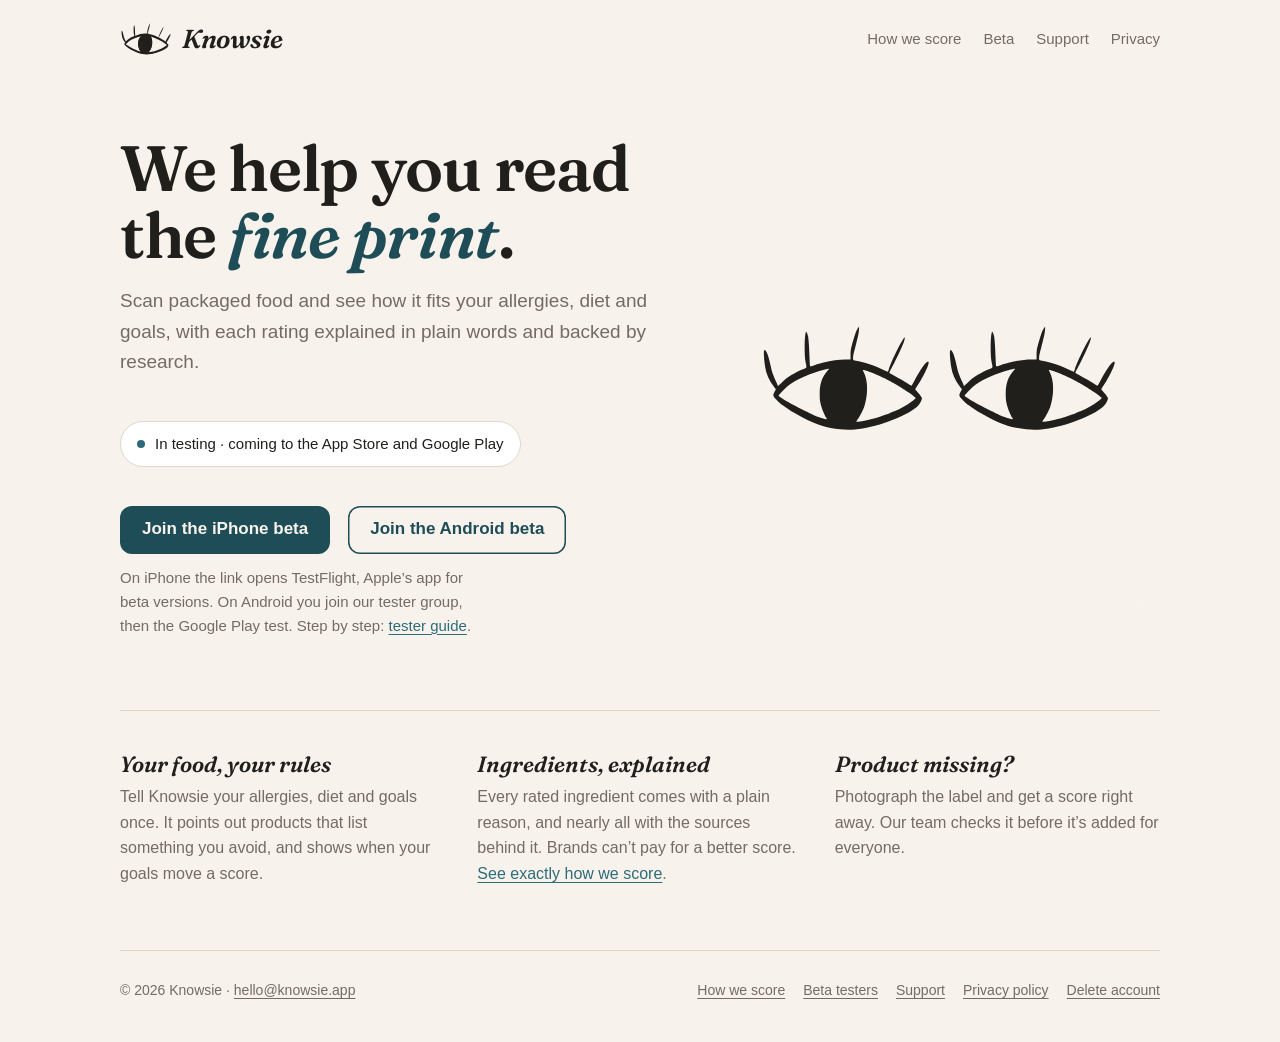
<file: index.html>
<!doctype html>
<html lang="en">
<head>
<meta charset="utf-8">
<meta name="viewport" content="width=device-width, initial-scale=1">
<title>Knowsie</title>
<meta name="description" content="We help you read the fine print. Scan packaged food and see how it fits your allergies, diet and goals, with the research behind each rated ingredient.">
<meta name="theme-color" content="#F7F3EC">
<link rel="icon" href="/assets/favicon.svg" type="image/svg+xml">
<link rel="stylesheet" href="/assets/style.css">
</head>
<body>
<div class="wrap">
  <header class="site-header">
    <a class="brand" href="/" aria-label="Knowsie home">
      <svg class="eye" viewBox="98 243 828 538" aria-hidden="true"><path class="eye-white" d="M 498 452.647 C 496.625 452.854, 490.550 453.722, 484.500 454.578 C 454.625 458.804, 422.325 466.663, 386.050 478.533 C 369.287 484.018, 365.210 485, 359.209 485 C 352.332 485, 352.124 485.073, 351.816 487.606 C 351.526 489.997, 349.898 490.846, 332 497.935 C 277.647 519.464, 243.932 539.841, 216 568.043 C 205.534 578.610, 190 596.046, 190 597.226 C 190 598.672, 207.539 609.175, 265.677 642.542 C 291.084 657.124, 348.134 685.169, 369 693.335 C 412.681 710.429, 439.070 718.296, 476.500 725.386 C 504.211 730.635, 537.911 730.869, 563.500 725.992 C 566.250 725.468, 572.325 724.333, 577 723.471 C 581.675 722.608, 588.200 721.264, 591.500 720.484 C 594.800 719.704, 602.450 717.901, 608.500 716.476 C 631.776 710.997, 659.076 702.691, 677.500 695.484 C 683.550 693.117, 695.025 688.690, 703 685.646 C 710.975 682.602, 723.350 677.673, 730.500 674.693 C 737.650 671.712, 747.550 667.587, 752.500 665.525 C 779.068 654.459, 813.743 633.869, 829.540 619.779 C 833.411 616.326, 838.246 612.375, 840.283 611 C 842.320 609.625, 843.989 608.268, 843.993 607.985 C 843.997 607.702, 840.288 604.807, 835.750 601.553 C 831.212 598.298, 822.775 591.965, 817 587.479 C 799.887 574.188, 773.762 557.501, 745 541.489 C 739.225 538.274, 728.650 532.343, 721.500 528.308 C 698.075 515.089, 668.978 500.938, 649 493.048 C 629.341 485.284, 603.281 475.384, 597.500 473.484 C 574.398 465.890, 554.263 460.467, 536.500 457.054 C 530.450 455.892, 522.919 454.279, 519.765 453.470 C 514.504 452.121, 504.124 451.729, 498 452.647"/><path class="eye-ink" d="M 564.718 280.540 C 561.006 287.987, 557.102 296.649, 556.042 299.790 C 551.188 314.173, 541.461 348.438, 535.969 370.500 C 531.985 386.500, 530.634 410.866, 533.199 420.454 C 533.858 422.919, 534.108 425.226, 533.754 425.580 C 533.399 425.934, 527.048 425.695, 519.639 425.048 C 508.404 424.068, 502.978 424.139, 486.950 425.478 C 443.296 429.125, 403.919 437.717, 354.042 454.478 C 346.640 456.965, 340.510 459, 340.420 459 C 340.002 459, 338.815 432.607, 337.968 404.500 C 337.068 374.629, 335.092 341.887, 333.103 323.887 C 332.232 316.002, 326.027 294.931, 323.881 292.567 C 322.561 291.113, 322.006 292.233, 319.869 300.653 C 315.325 318.559, 315.003 322.754, 315.001 364.042 C 315 411.640, 315.664 418.391, 323.752 453 C 326.339 464.072, 326.488 463.705, 318 467.186 C 274.014 485.229, 248.420 499.263, 222.500 519.555 C 214.507 525.813, 197.795 542.389, 192.814 549 C 190.389 552.219, 190.118 552.339, 189.440 550.500 C 189.035 549.400, 185.452 541.300, 181.479 532.500 C 162.493 490.452, 158.672 480.273, 156.513 466 C 156.139 463.525, 155.441 459.925, 154.962 458 C 154.484 456.075, 153.106 450, 151.901 444.500 C 148.081 427.067, 141.007 399.817, 139.449 396.535 C 137.211 391.818, 127.661 377.717, 126.427 377.308 C 123.378 376.296, 121.218 399.405, 122.904 415 C 127.424 456.796, 130.946 478.971, 134.953 490.862 C 140.807 508.234, 160.806 543.209, 174.825 560.593 L 179.740 566.687 177.293 570.593 C 171.883 579.233, 167 590.449, 167 594.237 C 167 599.659, 170.413 605.853, 174.309 607.501 C 176.211 608.306, 179.317 611.368, 182 615.084 C 195.443 633.702, 243.889 667.280, 297.687 695.267 C 363.602 729.557, 395.340 741.188, 451 751.450 C 489.237 758.500, 551.741 758.772, 589 752.050 C 604.023 749.340, 612.036 747.776, 617.500 746.486 C 642.819 740.511, 650.382 738.582, 664.263 734.558 C 708.306 721.788, 780.743 692.089, 811 674.395 C 826.441 665.365, 847.403 649.704, 854.103 642.191 C 862.420 632.864, 869.879 617.891, 870.790 608.691 C 871.213 604.416, 871.029 603.820, 869.127 603.323 C 867.828 602.983, 866.229 601.046, 865.052 598.385 C 863.139 594.060, 850.082 578.218, 842.109 570.547 C 839.849 568.373, 838 566.187, 838 565.689 C 838 565.191, 840.178 562.020, 842.841 558.642 C 856.363 541.486, 867.280 523.044, 882.526 491.603 C 899.578 456.440, 902 449.856, 902 438.683 C 902 431.675, 902.136 431.667, 891.790 439.318 C 884.012 445.070, 881.688 448.146, 863.275 477.054 C 854.206 491.293, 832.764 529.925, 826.741 542.878 C 824.536 547.620, 822.592 551.663, 822.421 551.862 C 822.250 552.061, 820.172 550.657, 817.805 548.741 C 808.855 541.501, 780.810 524.181, 753.500 509.026 C 724.562 492.968, 714.089 486.660, 714.692 485.652 C 715.071 485.019, 717.341 481.426, 719.736 477.669 C 734.175 455.021, 756.946 409.262, 777.296 362 C 781.222 352.883, 789.652 327.933, 791.572 319.750 C 792.809 314.475, 790.416 317.101, 780.637 331.750 C 763.467 357.470, 727.320 432.720, 715.935 466.445 C 712.781 475.788, 709.792 483.569, 709.292 483.736 C 708.793 483.902, 700.085 480.020, 689.942 475.109 C 646.516 454.080, 602.182 438.746, 562.500 431.028 C 556.450 429.852, 549.451 428.440, 546.946 427.892 L 542.392 426.895 543.214 419.229 C 544.534 406.904, 547.700 392.470, 554.887 366 C 556.604 359.675, 559.395 348.875, 561.089 342 C 564.511 328.109, 564.261 329.165, 566.417 319.500 C 567.275 315.650, 568.892 308.450, 570.010 303.500 C 572.210 293.752, 573.954 267, 572.388 267 C 571.881 267, 568.429 273.093, 564.718 280.540 M 417.500 470.413 C 341.182 489.945, 277.584 517.788, 236 549.873 C 224.165 559.005, 190 594.174, 190 597.226 C 190 598.672, 207.550 609.181, 265.727 642.571 C 298.379 661.311, 353.979 688.034, 380.351 697.664 C 391.286 701.657, 419.150 709.961, 421.701 709.988 C 422.362 709.994, 420.883 706.585, 418.416 702.412 C 393.446 660.176, 382.512 612.898, 387.013 566.618 C 389.674 539.253, 398.179 514.038, 411.514 493.979 C 416.472 486.521, 429.693 471.029, 433.189 468.580 L 435.445 467 432.973 467.043 C 431.613 467.067, 424.650 468.583, 417.500 470.413 M 589 473.941 C 589 474.459, 589.462 475.168, 590.027 475.517 C 591.813 476.621, 598.777 491.397, 601.380 499.605 C 608.641 522.507, 610.445 535.799, 610.463 566.500 C 610.480 596.363, 609.300 606.007, 602.385 632.500 C 594.960 660.948, 577.834 695.926, 562.079 714.821 C 559.181 718.298, 557.001 721.335, 557.237 721.570 C 557.472 721.806, 561.228 721.551, 565.583 721.004 C 569.937 720.456, 576.875 719.584, 581 719.065 C 606.418 715.866, 655.386 703.590, 681 693.996 C 701.547 686.299, 718.746 679.592, 730.500 674.693 C 737.650 671.712, 747.550 667.587, 752.500 665.525 C 779.068 654.459, 813.743 633.869, 829.540 619.779 C 833.411 616.326, 838.246 612.375, 840.283 611 C 842.320 609.625, 843.989 608.268, 843.993 607.985 C 843.997 607.702, 840.288 604.807, 835.750 601.553 C 831.212 598.298, 822.775 591.965, 817 587.479 C 799.887 574.188, 773.762 557.501, 745 541.489 C 739.225 538.274, 728.650 532.343, 721.500 528.308 C 682.092 506.070, 639.230 487.418, 601.389 476.040 C 590.452 472.752, 589 472.506, 589 473.941" fill-rule="evenodd"/><path class="eye-pupil" d="M 497.500 452.690 C 474.226 455.721, 453.849 459.543, 434 464.602 C 414.581 469.551, 385.746 478.080, 386.359 478.692 C 386.576 478.909, 392.096 477.508, 398.627 475.579 C 412.594 471.453, 430.672 467.003, 433.473 467.001 C 435.316 467, 435.298 467.103, 433.189 468.580 C 429.693 471.029, 416.472 486.521, 411.514 493.979 C 398.179 514.038, 389.674 539.253, 387.013 566.618 C 382.512 612.898, 393.446 660.176, 418.416 702.412 C 420.883 706.585, 422.390 710, 421.765 710 C 421.139 710, 417.296 709.065, 413.224 707.923 C 400.726 704.416, 404.015 706.630, 417.646 710.900 C 443.588 719.027, 471.732 725.321, 495 728.201 C 514.008 730.553, 544.776 729.561, 563.500 725.992 C 566.250 725.468, 572.325 724.327, 577 723.457 C 600.563 719.071, 661.365 702.952, 663.917 700.414 C 664.795 699.541, 662.075 700.063, 657.876 701.575 C 644.441 706.412, 598.244 716.928, 581 719.075 C 576.875 719.589, 569.937 720.456, 565.583 721.004 C 561.228 721.551, 557.472 721.806, 557.237 721.570 C 557.001 721.335, 559.181 718.298, 562.079 714.821 C 583.846 688.715, 601.412 646.600, 608.718 603 C 611.224 588.049, 611.206 544.811, 608.689 530.500 C 604.301 505.552, 596.738 483.122, 590.228 475.744 C 587.437 472.580, 589.848 472.615, 600.607 475.893 C 606.439 477.670, 611.394 478.939, 611.620 478.713 C 611.846 478.488, 604.711 475.943, 595.765 473.058 C 586.819 470.174, 578.375 467.422, 577 466.943 C 571.749 465.113, 547.027 459.077, 536.500 457.054 C 530.450 455.892, 522.919 454.279, 519.765 453.470 C 514.449 452.107, 504.622 451.763, 497.500 452.690 M 352 487.500 C 352 490.559, 351.893 490.559, 360.500 487.517 L 367.500 485.042 359.750 485.021 C 352.144 485, 352 485.047, 352 487.500"/></svg>
      Knowsie
    </a>
    <nav class="site-nav" aria-label="Main">
      <a href="/how-we-score/">How we score</a>
      <a href="/beta/">Beta</a>
      <a href="/support/">Support</a>
      <a href="/privacy/">Privacy</a>
    </nav>
  </header>

  <main>
    <section class="hero">
      <div>
        <h1>We help you read the <em>fine print</em>.</h1>
        <p class="lede">Scan packaged food and see how it fits your allergies, diet and goals, with each rating explained in plain words and backed by research.</p>
        <p class="status"><span class="dot" aria-hidden="true"></span>In testing &middot; coming to the App Store and Google Play</p>
        <p class="tester">
          <a class="button" href="https://testflight.apple.com/join/k9gsg8Mm">Join the iPhone beta</a>
          <a class="button button-quiet" href="/beta/#android-h">Join the Android beta</a>
          <span>On iPhone the link opens TestFlight, Apple&rsquo;s app for beta versions. On Android you join our tester group, then the Google Play test. Step by step: <a href="/beta/">tester guide</a>.</span>
        </p>
      </div>
      <div class="hero-mark" aria-hidden="true">
        <div class="wink">
          <svg class="wink-open" viewBox="90 380 844 300"><path d="M 324.637 402.191 C 321.323 408.837, 317.736 419.974, 312.063 441.232 C 310.600 446.716, 310 452.021, 310 459.482 L 310 470 298.250 470.032 C 283.415 470.072, 265.244 472.629, 248.500 477.034 C 235.403 480.479, 234.821 480.650, 226.619 483.448 C 222.284 484.927, 218.371 485.769, 217.924 485.319 C 217.476 484.868, 216.852 475.725, 216.537 465 C 215.868 442.173, 214.211 419.653, 212.914 415.750 C 210.865 409.584, 209.720 407, 209.038 407 C 205.160 407, 203.938 460.263, 207.467 475.500 C 210.543 488.786, 210.548 488.768, 203 491.780 C 183.118 499.714, 165.317 510.655, 153.516 522.193 C 145.756 529.781, 144 531.042, 144 529.030 C 144 528.496, 142.925 525.683, 141.612 522.780 C 136.069 510.525, 134.998 508.073, 132.936 502.919 C 131.744 499.939, 130.131 494.350, 129.351 490.500 C 125.656 472.254, 121.641 458.231, 118.682 453.239 C 111.714 441.481, 110.568 451.900, 115.136 485.500 C 117.398 502.145, 124.193 517.434, 136.604 533.808 L 139.869 538.116 136.934 543.463 C 133.052 550.536, 133.125 553.819, 137.250 557.653 C 139.037 559.314, 142.300 562.605, 144.500 564.966 C 146.700 567.326, 151.650 571.605, 155.500 574.473 C 170.897 585.947, 179.137 590.928, 203 603.190 C 233.855 619.044, 255.713 625.821, 286.211 628.991 C 312.913 631.766, 339.196 628.571, 376.500 618.015 C 398.140 611.891, 434.983 595.941, 449 586.628 C 463.714 576.851, 467.805 572.504, 471.487 562.735 C 473.154 558.312, 473.165 557.840, 471.642 556.156 C 470.739 555.159, 470 553.851, 470 553.250 C 470 552.649, 467.044 548.936, 463.431 544.999 C 457.606 538.652, 457.011 537.638, 458.181 536.052 C 471.201 518.397, 488 485.390, 488 477.462 C 488 466.744, 470.680 489.062, 454.406 520.750 C 451.793 525.837, 449.258 530, 448.773 530 C 448.287 530, 445.272 528.222, 442.072 526.049 C 436.457 522.236, 429.316 517.863, 422 513.756 C 404.250 503.793, 398.911 500.664, 398.486 499.977 C 398.213 499.536, 400.549 494.748, 403.677 489.338 C 412.860 473.450, 429.985 436.676, 432.224 428.033 C 434.101 420.787, 434.213 420, 433.367 420.021 C 429.584 420.112, 402.407 474.782, 396.963 493.250 C 396.193 495.863, 395.098 498, 394.528 498 C 393.959 498, 390.345 496.480, 386.497 494.623 C 369.568 486.450, 356.176 481.145, 344.500 477.985 C 332.716 474.796, 323.024 472.549, 317.500 471.726 C 314.763 471.318, 315.153 463.117, 318.503 450.680 C 319.862 445.631, 322.118 436.775, 323.516 431 C 324.914 425.225, 326.468 418.925, 326.970 417 C 328.727 410.256, 330.152 396.752, 329.207 395.807 C 328.641 395.241, 326.870 397.714, 324.637 402.191 M 748.637 402.191 C 745.323 408.837, 741.736 419.974, 736.063 441.232 C 734.600 446.716, 734 452.021, 734 459.482 L 734 470 722.250 470.032 C 707.415 470.072, 689.244 472.629, 672.500 477.034 C 659.403 480.479, 658.821 480.650, 650.619 483.448 C 646.284 484.927, 642.371 485.769, 641.924 485.319 C 641.476 484.868, 640.852 475.725, 640.537 465 C 639.868 442.173, 638.211 419.653, 636.914 415.750 C 634.865 409.584, 633.720 407, 633.038 407 C 629.160 407, 627.938 460.263, 631.467 475.500 C 634.543 488.786, 634.548 488.768, 627 491.780 C 607.118 499.714, 589.317 510.655, 577.516 522.193 C 569.756 529.781, 568 531.042, 568 529.030 C 568 528.496, 566.925 525.683, 565.612 522.780 C 560.069 510.525, 558.998 508.073, 556.936 502.919 C 555.744 499.939, 554.131 494.350, 553.351 490.500 C 549.656 472.254, 545.641 458.231, 542.682 453.239 C 535.714 441.481, 534.568 451.900, 539.136 485.500 C 541.398 502.145, 548.193 517.434, 560.604 533.808 L 563.869 538.116 560.934 543.463 C 557.052 550.536, 557.125 553.819, 561.250 557.653 C 563.038 559.314, 566.300 562.605, 568.500 564.966 C 570.700 567.326, 575.650 571.605, 579.500 574.473 C 594.897 585.947, 603.137 590.928, 627 603.190 C 657.855 619.044, 679.713 625.821, 710.211 628.991 C 736.913 631.766, 763.196 628.571, 800.500 618.015 C 822.140 611.891, 858.983 595.941, 873 586.628 C 887.714 576.851, 891.805 572.504, 895.487 562.735 C 897.154 558.312, 897.165 557.840, 895.642 556.156 C 894.739 555.159, 894 553.851, 894 553.250 C 894 552.649, 891.044 548.936, 887.431 544.999 C 881.606 538.652, 881.011 537.638, 882.181 536.052 C 895.201 518.397, 912 485.390, 912 477.462 C 912 466.744, 894.680 489.062, 878.406 520.750 C 875.793 525.837, 873.258 530, 872.773 530 C 872.287 530, 869.272 528.222, 866.072 526.049 C 860.457 522.236, 853.316 517.863, 846 513.756 C 828.250 503.793, 822.911 500.664, 822.486 499.977 C 822.213 499.536, 824.549 494.748, 827.677 489.338 C 836.860 473.450, 853.985 436.676, 856.224 428.033 C 858.101 420.787, 858.213 420, 857.367 420.021 C 853.584 420.112, 826.407 474.782, 820.963 493.250 C 820.193 495.863, 819.098 498, 818.528 498 C 817.959 498, 814.345 496.480, 810.497 494.623 C 793.568 486.450, 780.176 481.145, 768.500 477.985 C 756.716 474.796, 747.024 472.549, 741.500 471.726 C 738.763 471.318, 739.153 463.117, 742.503 450.680 C 743.862 445.631, 746.118 436.775, 747.516 431 C 748.914 425.225, 750.468 418.925, 750.970 417 C 752.727 410.256, 754.152 396.752, 753.207 395.807 C 752.641 395.241, 750.870 397.714, 748.637 402.191 M 251.500 493.002 C 217.640 501.911, 189.032 514.264, 170 528.196 C 164.004 532.585, 145.992 550.813, 146.012 552.472 C 146.030 553.939, 158.346 561.547, 183.500 575.630 C 189.833 579.176, 218.181 593.290, 226.273 596.926 C 233.106 599.997, 251.369 606, 253.877 606 C 256.025 606, 256.745 604.579, 255.109 603.567 C 253.462 602.549, 246.213 586.566, 244.194 579.500 C 240.187 565.476, 239.617 561.441, 239.678 547.500 C 239.777 524.912, 245.238 509.506, 258.430 494.594 C 262.286 490.236, 262.140 490.202, 251.500 493.002 M 675.500 493.002 C 641.640 501.911, 613.032 514.264, 594 528.196 C 588.004 532.585, 569.992 550.813, 570.012 552.472 C 570.030 553.939, 582.346 561.547, 607.500 575.630 C 613.833 579.176, 642.181 593.290, 650.273 596.926 C 657.106 599.997, 675.369 606, 677.877 606 C 680.025 606, 680.745 604.579, 679.109 603.567 C 677.462 602.549, 670.213 586.566, 668.194 579.500 C 664.187 565.476, 663.617 561.441, 663.678 547.500 C 663.777 524.912, 669.238 509.506, 682.430 494.594 C 686.286 490.236, 686.140 490.202, 675.500 493.002 M 338 494.470 C 338 494.728, 338.872 496.491, 339.937 498.388 C 349.722 515.810, 350.355 549.681, 341.407 577 C 338.877 584.724, 330.708 600.785, 326.521 606.269 C 322.165 611.974, 322.166 612, 326.750 612 C 338.066 611.999, 372.279 603.158, 392.500 595.008 C 393.600 594.565, 396.075 593.627, 398 592.925 C 399.925 592.222, 404.324 590.377, 407.775 588.824 C 411.226 587.271, 414.308 586, 414.623 586 C 416.334 586, 433.649 576.886, 440.801 572.221 C 449.303 566.676, 458.500 559.252, 458.500 557.935 C 458.500 555.658, 427.507 534.678, 410.500 525.444 C 407.750 523.951, 402.837 521.185, 399.583 519.298 C 379.687 507.762, 338 490.955, 338 494.470 M 762 494.470 C 762 494.728, 762.872 496.491, 763.937 498.388 C 773.722 515.810, 774.355 549.681, 765.407 577 C 762.877 584.724, 754.708 600.785, 750.521 606.269 C 746.165 611.974, 746.166 612, 750.750 612 C 762.066 611.999, 796.279 603.158, 816.500 595.008 C 817.600 594.565, 820.075 593.627, 822 592.925 C 823.925 592.222, 828.324 590.377, 831.775 588.824 C 835.226 587.271, 838.308 586, 838.623 586 C 840.334 586, 857.649 576.886, 864.801 572.221 C 873.303 566.676, 882.500 559.252, 882.500 557.935 C 882.500 555.658, 851.507 534.678, 834.500 525.444 C 831.750 523.951, 826.837 521.185, 823.583 519.298 C 803.687 507.762, 762 490.955, 762 494.470" fill-rule="evenodd"/></svg>
          <svg class="wink-closed" viewBox="90 380 844 300"><path d="M 748.637 402.191 C 745.323 408.837, 741.736 419.974, 736.063 441.232 C 734.600 446.716, 734 452.021, 734 459.482 L 734 470 722.250 470.032 C 707.415 470.072, 689.244 472.629, 672.500 477.034 C 659.403 480.479, 658.821 480.650, 650.619 483.448 C 646.284 484.927, 642.371 485.769, 641.924 485.319 C 641.476 484.868, 640.852 475.725, 640.537 465 C 639.868 442.173, 638.211 419.653, 636.914 415.750 C 634.865 409.584, 633.720 407, 633.038 407 C 629.160 407, 627.938 460.263, 631.467 475.500 C 634.543 488.786, 634.548 488.768, 627 491.780 C 607.118 499.714, 589.317 510.655, 577.516 522.193 C 569.756 529.781, 568 531.042, 568 529.030 C 568 528.496, 566.925 525.683, 565.612 522.780 C 560.069 510.525, 558.998 508.073, 556.936 502.919 C 555.744 499.939, 554.131 494.350, 553.351 490.500 C 549.656 472.254, 545.641 458.231, 542.682 453.239 C 535.714 441.481, 534.568 451.900, 539.136 485.500 C 541.398 502.145, 548.193 517.434, 560.604 533.808 L 563.869 538.116 560.934 543.463 C 557.052 550.536, 557.125 553.819, 561.250 557.653 C 563.038 559.314, 566.300 562.605, 568.500 564.966 C 573.974 570.839, 591.621 583.857, 602.328 589.921 C 604.348 591.064, 607.688 592.964, 609.750 594.143 C 672.377 629.935, 723.757 638.076, 785.500 621.990 C 804.048 617.158, 804.744 616.945, 817.500 612.207 C 850.980 599.771, 869.259 590.577, 884.366 578.572 C 889.062 574.841, 893.082 569.116, 895.487 562.735 C 897.154 558.312, 897.165 557.840, 895.642 556.156 C 894.739 555.159, 894 553.851, 894 553.250 C 894 552.649, 891.044 548.936, 887.431 544.999 C 881.606 538.652, 881.011 537.638, 882.181 536.052 C 895.201 518.397, 912 485.390, 912 477.462 C 912 466.744, 894.680 489.062, 878.406 520.750 C 875.793 525.837, 873.258 530, 872.773 530 C 872.287 530, 869.272 528.222, 866.072 526.049 C 860.457 522.236, 853.316 517.863, 846 513.756 C 828.250 503.793, 822.911 500.664, 822.486 499.977 C 822.213 499.536, 824.549 494.748, 827.676 489.338 C 841.189 465.956, 859.989 422.656, 857.646 420.312 C 857.291 419.957, 856.845 419.854, 856.655 420.083 C 848.777 429.592, 825.909 476.472, 820.963 493.250 C 820.193 495.863, 819.098 498, 818.528 498 C 817.959 498, 814.345 496.480, 810.497 494.623 C 793.568 486.450, 780.176 481.145, 768.500 477.985 C 756.698 474.791, 746.977 472.538, 741.500 471.728 C 738.799 471.328, 739.216 462.953, 742.559 450.500 C 743.887 445.550, 746.118 436.775, 747.516 431 C 748.914 425.225, 750.468 418.925, 750.970 417 C 752.727 410.256, 754.152 396.752, 753.207 395.807 C 752.641 395.241, 750.870 397.714, 748.637 402.191 M 474.216 473.169 C 469.660 474.741, 460.435 479.317, 453.716 483.338 C 395.874 517.954, 382.556 524.171, 353.500 530.123 C 340.207 532.846, 307.483 533.439, 295.500 531.174 C 274.164 527.141, 243.360 517.773, 227.220 510.409 C 224.317 509.084, 221.659 508, 221.316 508 C 220.306 508, 193.173 494.551, 185 490.001 C 159.219 475.644, 154.993 473.971, 153.611 477.572 C 152.769 479.766, 154.149 481.960, 159.435 486.833 C 161.946 489.148, 164 491.539, 164 492.148 C 164 492.757, 160.906 496.910, 157.124 501.377 C 148.745 511.274, 121.894 551.631, 116.739 562.075 C 111.114 573.470, 111.781 574.923, 119.116 567.250 C 125.496 560.576, 148.363 527.890, 156.146 514.321 C 162.130 503.887, 166 496.638, 166 495.862 C 166 493.865, 169.337 495.368, 178.147 501.332 C 193.340 511.617, 218.939 525.204, 234 530.979 C 239.362 533.035, 239.416 533.397, 235.103 538.382 C 232.888 540.940, 229.574 545.614, 227.738 548.767 C 224.488 554.348, 214 575.493, 214 576.464 C 214 576.731, 212.728 579.774, 211.173 583.225 C 206.654 593.254, 204.204 599.956, 202.030 608.232 C 199.703 617.094, 199.716 617, 200.858 617 C 202.742 617, 209.147 605.143, 219.226 583 C 220.352 580.525, 223.237 574.296, 225.637 569.158 C 228.037 564.019, 230 559.658, 230 559.466 C 230 557.799, 241.241 535.845, 242.303 535.437 C 243.065 535.145, 248.371 536.461, 254.094 538.361 C 270.290 543.740, 282.308 546.908, 292.500 548.487 C 300.697 549.757, 300 547.444, 300 573.394 C 300 602.785, 302.289 628, 304.956 628 C 307.111 628, 308.473 581.785, 307 558.646 L 306.500 550.791 323.500 550.470 C 333.268 550.285, 344.457 549.452, 349.802 548.512 C 358.792 546.930, 378.694 542.035, 382.227 540.536 C 384.193 539.702, 384.448 540.205, 388.299 552.500 C 390.807 560.506, 395.575 572.981, 399 580.500 C 400.002 582.700, 402.245 588.100, 403.984 592.500 C 408.049 602.787, 414.817 616.769, 416.121 617.575 C 418.036 618.758, 418.006 617.300, 415.945 608.911 C 412.518 594.963, 396.413 551.137, 390.882 540.709 C 389.576 538.248, 390.205 537.570, 395.717 535.502 C 404.281 532.288, 426.260 520.590, 436.808 513.631 C 446.942 506.945, 450 506.055, 450 509.793 C 450 514.730, 454.636 526.046, 467.290 552 C 477.130 572.181, 484.293 584, 486.684 584 C 487.736 584, 488 583.453, 487.527 582.250 C 487.150 581.288, 486.468 578.250, 486.012 575.500 C 485.254 570.933, 481.570 560.666, 477.040 550.500 C 476.059 548.300, 473.964 543.579, 472.384 540.009 C 470.804 536.439, 466.059 526.588, 461.841 518.118 C 457.623 509.648, 454.398 502.219, 454.675 501.609 C 454.953 500.999, 459.191 497.227, 464.094 493.226 C 474.479 484.752, 485.429 471.887, 483.253 470.716 C 482.839 470.494, 478.772 471.597, 474.216 473.169 M 675.500 493.002 C 641.640 501.911, 613.032 514.264, 594 528.196 C 588.004 532.585, 569.992 550.813, 570.012 552.472 C 570.030 553.939, 582.346 561.547, 607.500 575.630 C 613.833 579.176, 642.181 593.290, 650.273 596.926 C 657.106 599.997, 675.369 606, 677.877 606 C 680.025 606, 680.745 604.579, 679.109 603.567 C 677.462 602.549, 670.213 586.566, 668.194 579.500 C 664.187 565.476, 663.617 561.441, 663.678 547.500 C 663.777 524.912, 669.238 509.506, 682.430 494.594 C 686.286 490.236, 686.140 490.202, 675.500 493.002 M 762 494.470 C 762 494.728, 762.872 496.491, 763.937 498.388 C 773.722 515.810, 774.355 549.681, 765.407 577 C 762.877 584.724, 754.708 600.785, 750.521 606.269 C 746.164 611.974, 746.165 612.004, 750.750 611.982 C 761.770 611.927, 790.757 604.631, 813.500 596.187 C 824.491 592.106, 826.318 591.371, 832.589 588.502 C 835.598 587.126, 838.315 586, 838.627 586 C 840.335 586, 857.659 576.880, 864.801 572.221 C 873.303 566.676, 882.500 559.252, 882.500 557.935 C 882.500 555.658, 851.507 534.678, 834.500 525.444 C 831.750 523.951, 826.837 521.185, 823.583 519.298 C 803.687 507.762, 762 490.955, 762 494.470" fill-rule="evenodd"/></svg>
        </div>
      </div>
    </section>

    <section class="points" aria-label="What Knowsie does">
      <div>
        <h2>Your food, your rules</h2>
        <p>Tell Knowsie your allergies, diet and goals once. It points out products that list something you avoid, and shows when your goals move a score.</p>
      </div>
      <div>
        <h2>Ingredients, explained</h2>
        <p>Every rated ingredient comes with a plain reason, and nearly all with the sources behind it. Brands can&rsquo;t pay for a better score. <a href="/how-we-score/">See exactly how we score</a>.</p>
      </div>
      <div>
        <h2>Product missing?</h2>
        <p>Photograph the label and get a score right away. Our team checks it before it&rsquo;s added for everyone.</p>
      </div>
    </section>
  </main>

  <footer class="site-footer">
    <span>&copy; 2026 Knowsie &middot; <a href="mailto:hello@knowsie.app">hello@knowsie.app</a></span>
    <nav aria-label="Footer">
      <a href="/how-we-score/">How we score</a>
      <a href="/beta/">Beta testers</a>
      <a href="/support/">Support</a>
      <a href="/privacy/">Privacy policy</a>
      <a href="/delete-account/">Delete account</a>
    </nav>
  </footer>
</div>
</body>
</html>
</file>
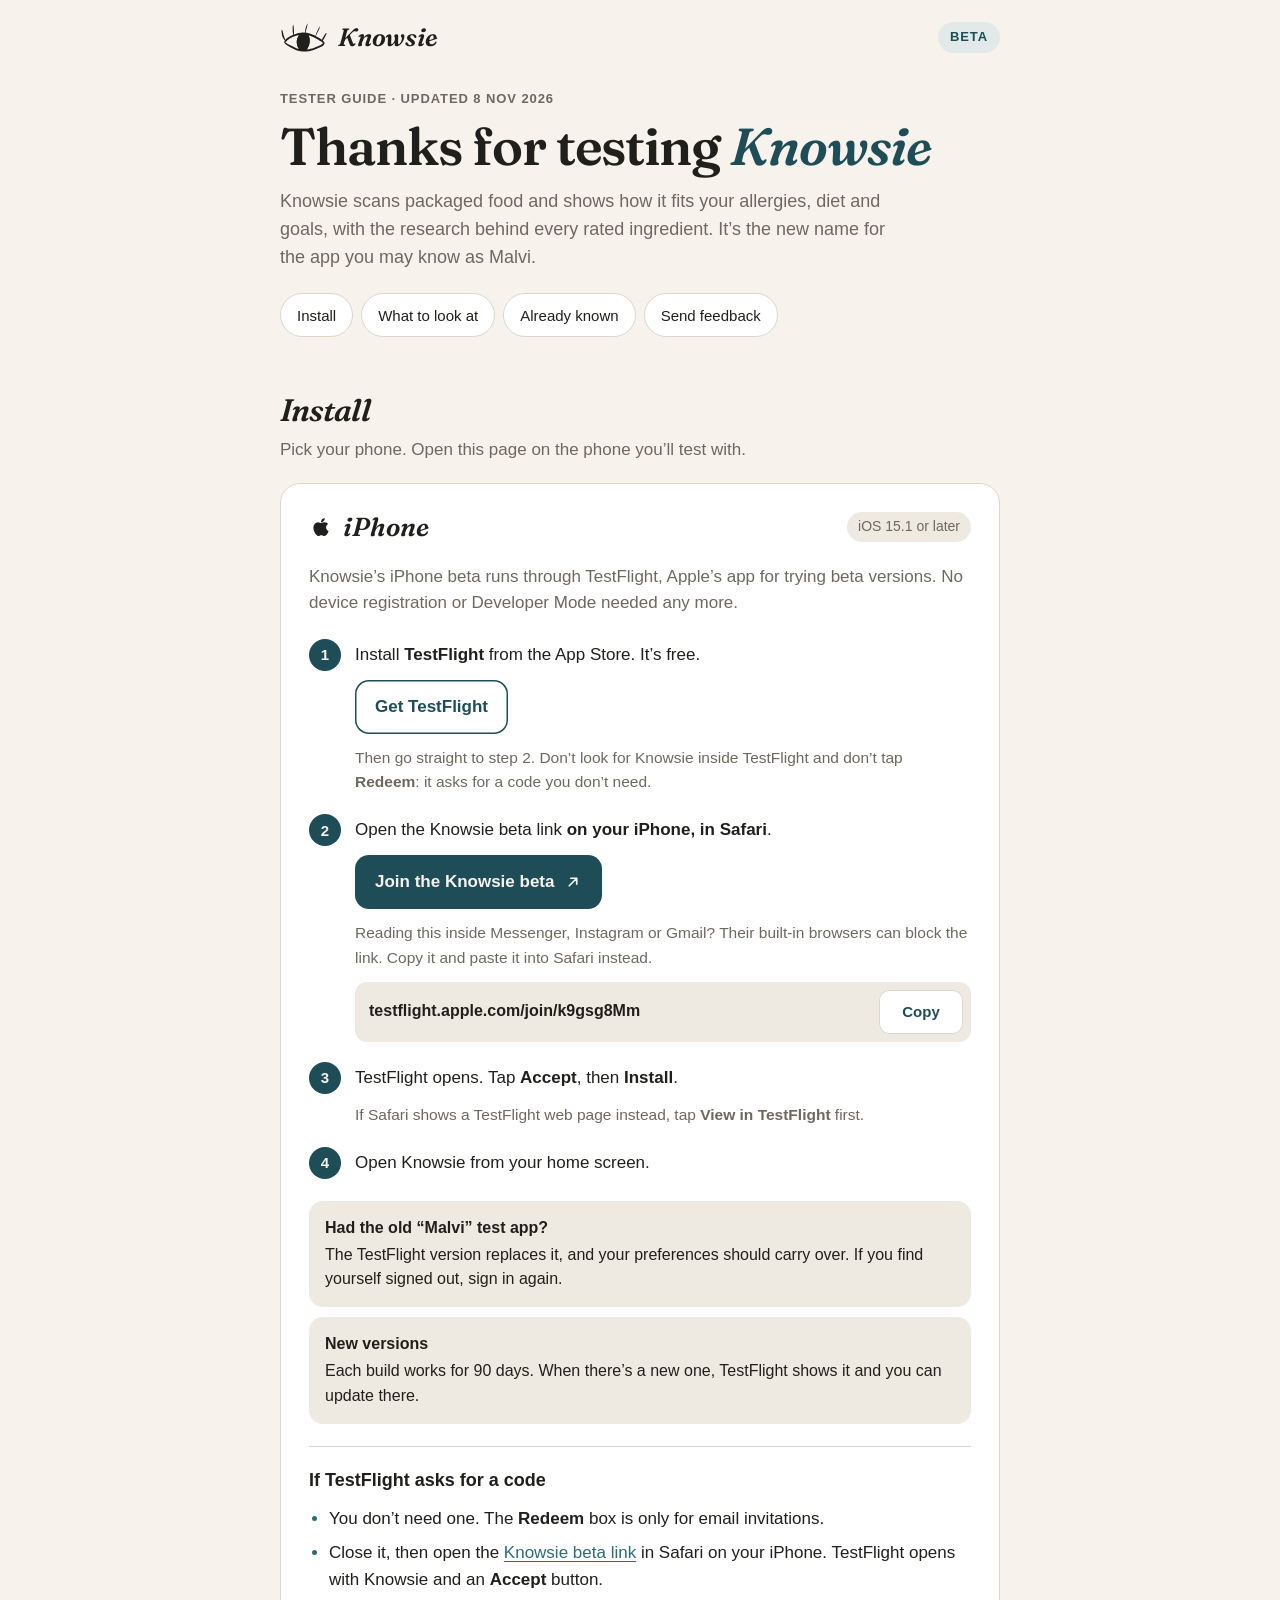
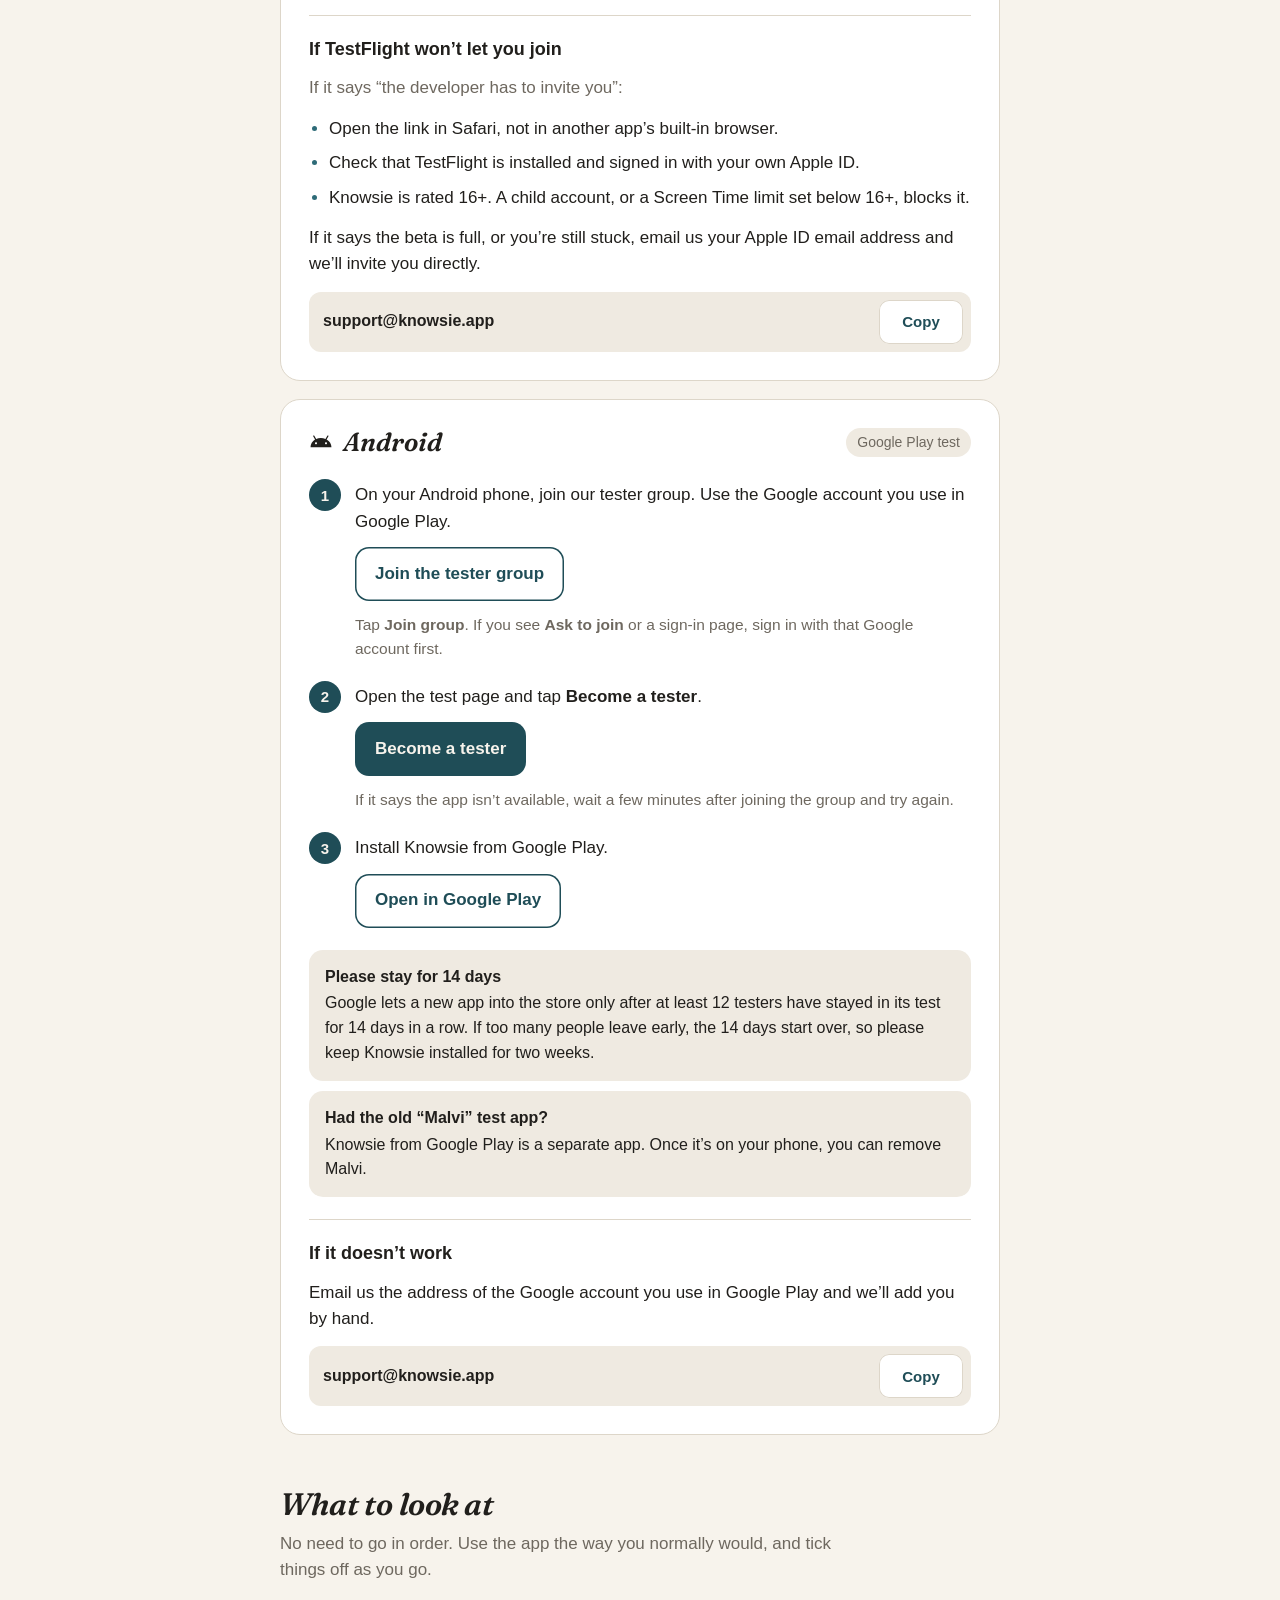
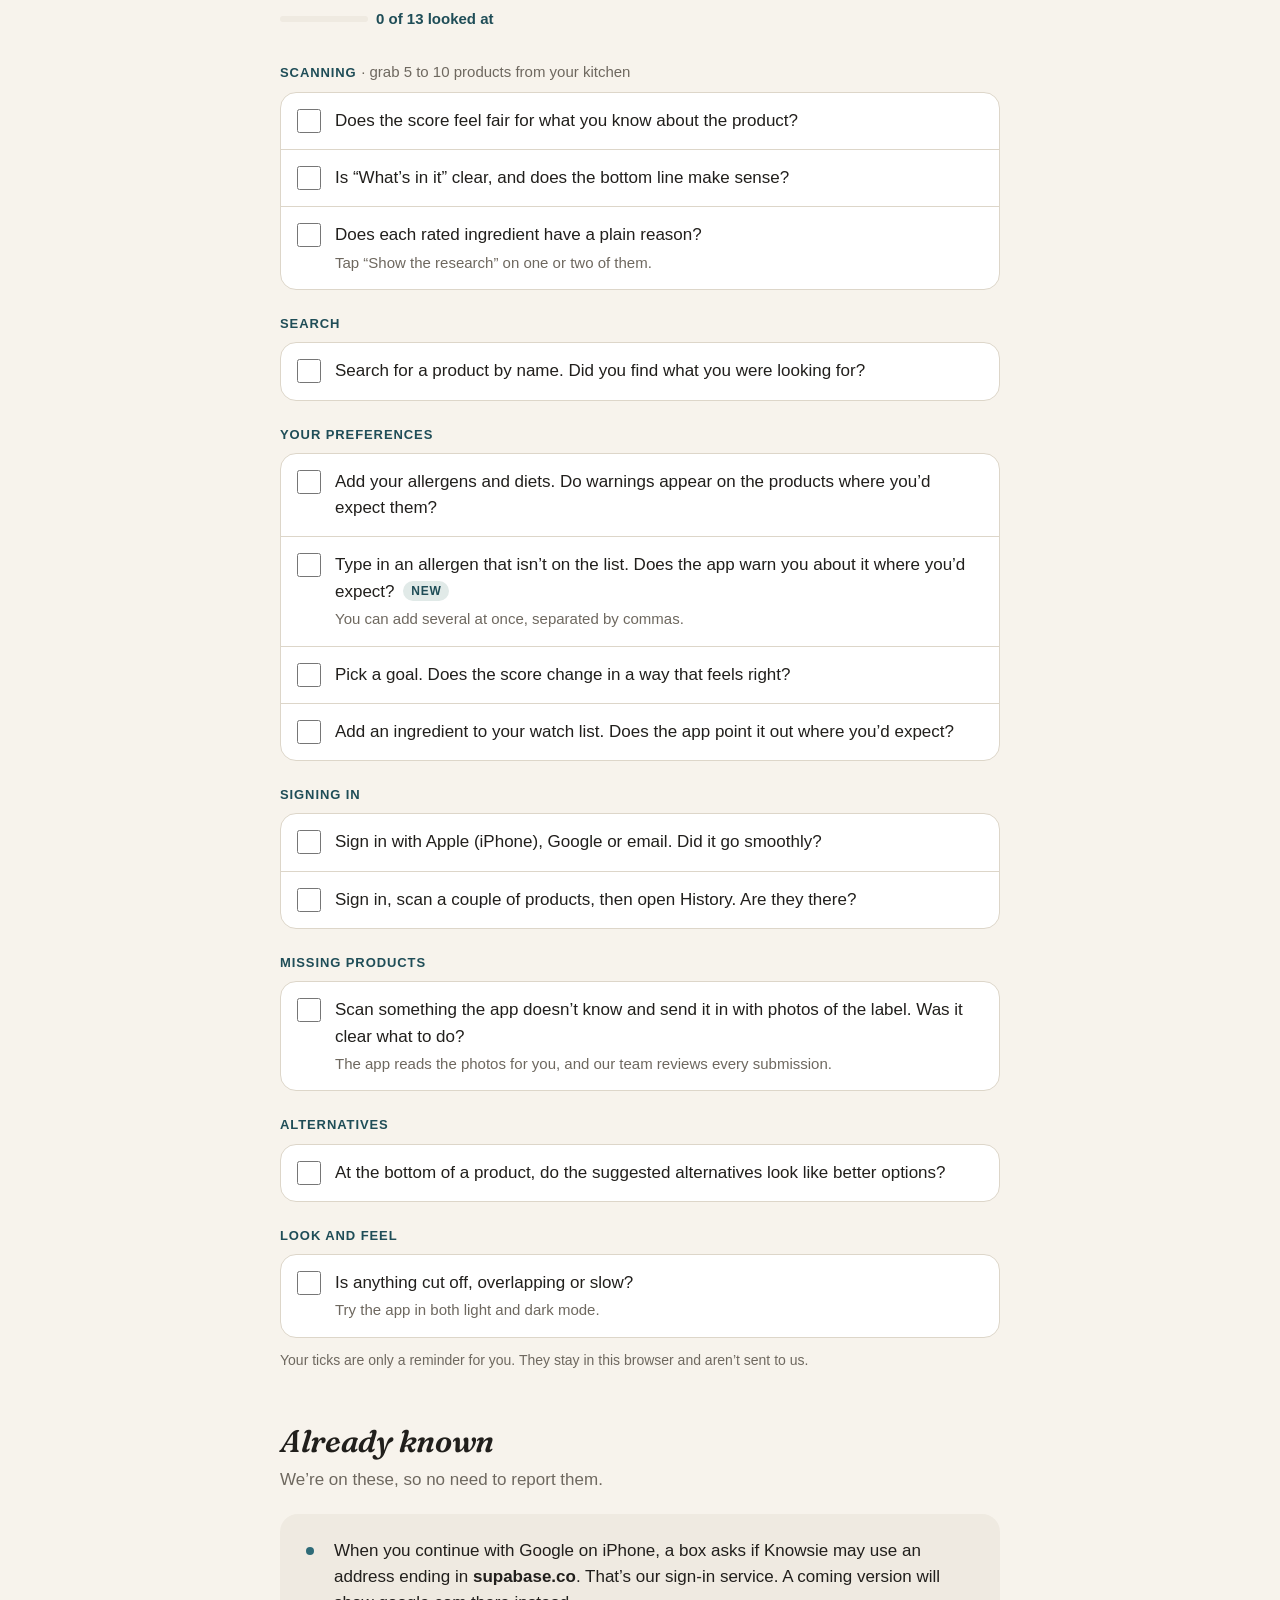
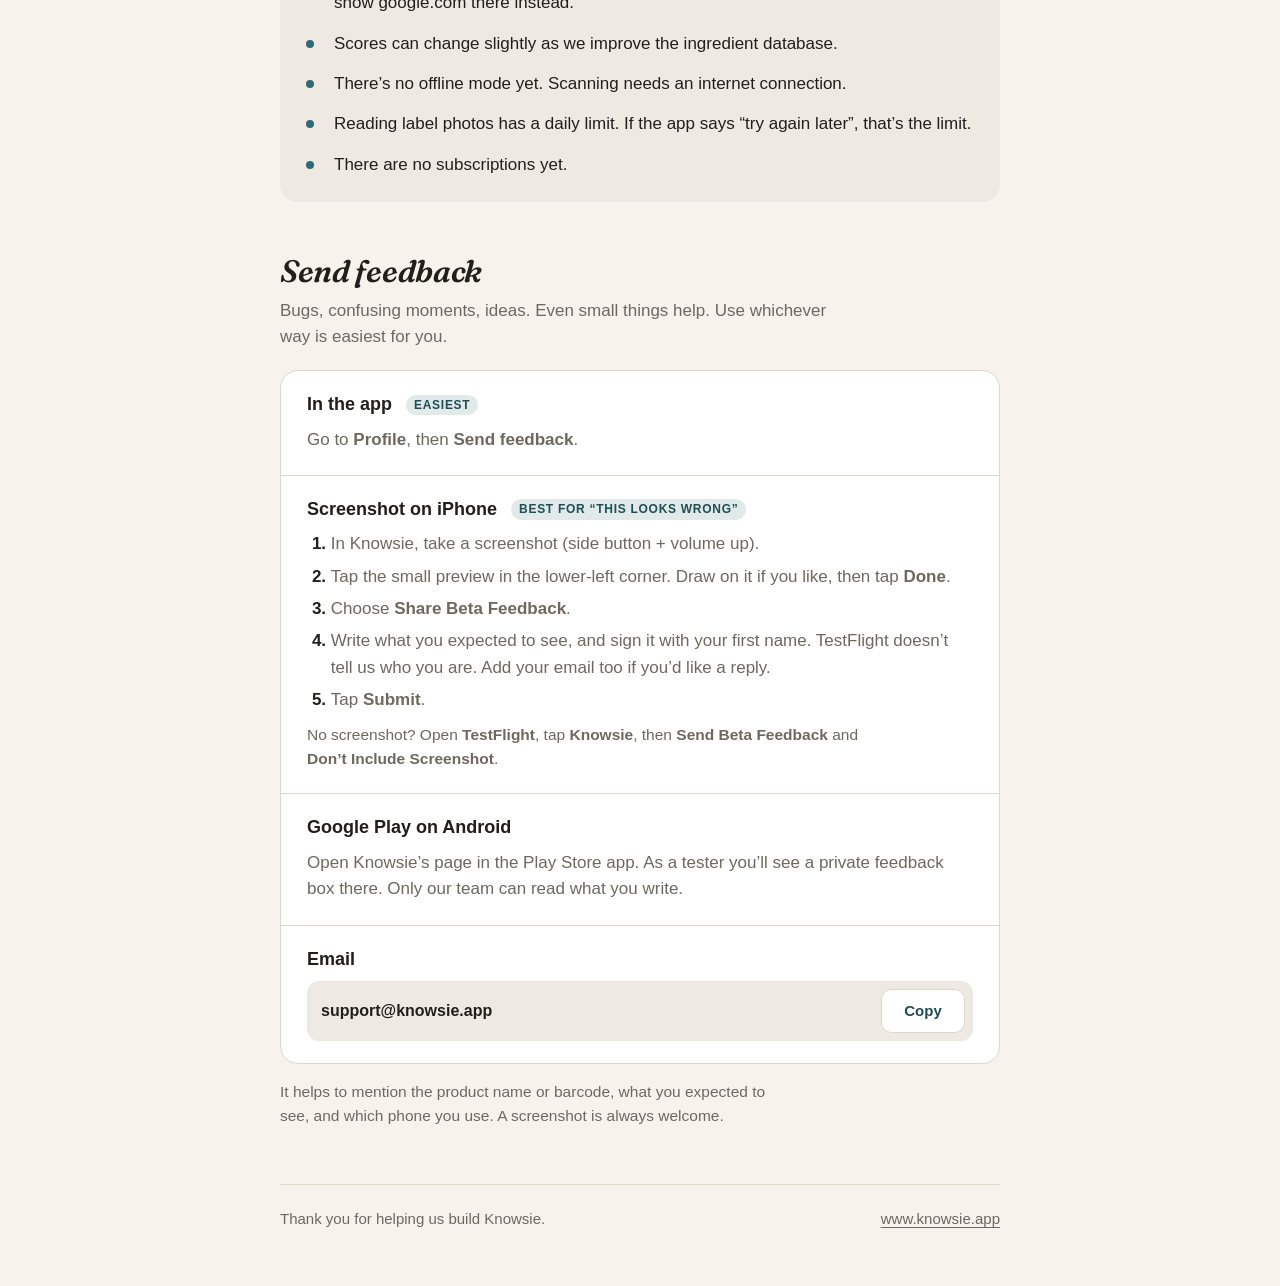
<file: beta/index.html>
<!doctype html>
<html lang="en">
<head>
<meta charset="utf-8">
<meta name="viewport" content="width=device-width, initial-scale=1">
<meta name="robots" content="noindex">
<meta name="theme-color" content="#F7F3EC">
<link rel="icon" href="/assets/favicon.svg" type="image/svg+xml">
<style>
  /* Fraunces, self-hosted like the rest of knowsie.app (OFL, /assets/fonts). */
  @font-face { font-family: 'Fraunces'; font-style: normal; font-weight: 600; font-display: swap; src: url('/assets/fonts/fraunces-600-latin.woff2') format('woff2'); }
  @font-face { font-family: 'Fraunces'; font-style: italic; font-weight: 600; font-display: swap; src: url('/assets/fonts/fraunces-600-italic-latin.woff2') format('woff2'); }
</style>
<title>Knowsie Beta</title>
<meta name="description" content="How to install the Knowsie beta on iPhone or Android, what to try, and how to send feedback.">
<style>
  /* Layout: one reading column sized for phones. Install cards stack, the
     checklist is one tickable list, feedback is a list of ways to reach us.
     Knowsie's own light palette (same as knowsie.app); the brand is light-only,
     so every colour is set explicitly here. */
  :root {
    --bg: #F7F3EC;
    --surface: #FFFFFF;
    --surface-alt: #EFEAE1;
    --border: #DDD6C9;
    --text: #211F1C;
    --muted: #6E685F;
    --accent: #1F4D57;
    --accent-bright: #2E6B78;
    --accent-tint: #E1EAE8;
    --row-hover: #FBF9F5;
    --on-accent: #F7F3EC;
    --serif: 'Fraunces', Georgia, 'Times New Roman', serif;
    --sans: -apple-system, BlinkMacSystemFont, 'SF Pro Text', 'Segoe UI', Roboto, 'Helvetica Neue', Arial, sans-serif;
    color-scheme: light;
  }

  *, *::before, *::after { box-sizing: border-box; }
  html { -webkit-text-size-adjust: 100%; }
  @media (prefers-reduced-motion: no-preference) { html { scroll-behavior: smooth; } }
  body {
    margin: 0;
    background: var(--bg);
    color: var(--text);
    font: 17px/1.55 var(--sans);
    padding-inline: 16px;
  }
  @media (min-width: 600px) { body { padding-inline: 24px; } }

  a { color: var(--accent-bright); text-underline-offset: 3px; }
  a:hover { color: var(--accent); }
  a:focus-visible, button:focus-visible, input:focus-visible {
    outline: 2px solid var(--accent-bright);
    outline-offset: 3px;
  }
  svg { max-width: 100%; }

  .wrap { max-width: 720px; margin: 0 auto; padding-block: 4px 56px; }

  /* Header */
  .top { display: flex; align-items: center; justify-content: space-between; gap: 12px; padding-block: 18px; }
  .brand {
    display: inline-flex; align-items: center; gap: 10px;
    color: var(--text); text-decoration: none;
    font: italic 600 25px/1 var(--serif); letter-spacing: -0.01em;
  }
  .brand:hover { color: var(--text); }
  .brand svg { width: 48px; height: 31px; flex: none; }
  .eye .eye-white { fill: none; }
  .eye .eye-ink, .eye .eye-pupil { fill: var(--text); }
  .pill {
    display: inline-flex; align-items: center;
    padding: 5px 12px; border-radius: 999px;
    background: var(--accent-tint); color: var(--accent);
    font-size: 13px; font-weight: 700; letter-spacing: 0.07em; text-transform: uppercase;
  }

  /* Hero */
  .hero { padding-block: 18px 4px; }
  .eyebrow {
    margin: 0 0 10px;
    font-size: 13px; font-weight: 600; letter-spacing: 0.07em; text-transform: uppercase;
    color: var(--muted);
  }
  h1 {
    margin: 0 0 14px;
    font: 600 clamp(36px, 9vw, 52px)/1.05 var(--serif);
    letter-spacing: -0.02em;
    text-wrap: balance;
  }
  h1 em { font-style: italic; color: var(--accent); }
  .lede { margin: 0; color: var(--muted); font-size: 18px; max-width: 34em; }
  .jump { display: flex; flex-wrap: wrap; gap: 8px; margin-top: 22px; }
  .jump a {
    display: inline-flex; align-items: center;
    min-height: 44px; padding: 0 16px;
    border: 1px solid var(--border); border-radius: 999px;
    background: var(--surface); color: var(--text);
    font-size: 15px; font-weight: 500; text-decoration: none;
  }
  .jump a:hover { border-color: var(--accent-bright); color: var(--accent); }

  /* Sections */
  .section { padding-top: 52px; scroll-margin-top: 12px; }
  h2 {
    margin: 0 0 8px;
    font: italic 600 31px/1.15 var(--serif);
    letter-spacing: -0.01em;
    text-wrap: balance;
  }
  h3, h4 { margin: 0; font: 600 18px/1.3 var(--sans); text-wrap: balance; }
  .intro { margin: 0 0 20px; color: var(--muted); max-width: 60ch; }
  p { margin: 0; }

  /* Buttons */
  .btn {
    display: flex; align-items: center; justify-content: center; gap: 10px;
    width: 100%; min-height: 54px; padding: 13px 20px;
    border: 0; border-radius: 14px;
    background: var(--accent); color: var(--on-accent);
    font: 600 17px/1.2 var(--sans); text-align: center; text-decoration: none;
    cursor: pointer;
  }
  .btn:hover { background: var(--accent-bright); color: var(--on-accent); }
  .btn svg { width: 18px; height: 18px; flex: none; }
  .btn-quiet { background: transparent; color: var(--accent); box-shadow: inset 0 0 0 1.5px var(--accent); }
  .btn-quiet:hover { background: var(--accent); color: var(--on-accent); }
  @media (min-width: 600px) { .btn { width: fit-content; } }

  /* Copyable address or link */
  .copy-row {
    display: flex; flex-wrap: wrap; align-items: center; gap: 8px 12px;
    padding: 8px 8px 8px 14px;
    border-radius: 12px; background: var(--surface-alt);
  }
  .copy-row .addr {
    flex: 1 1 11em; min-width: 0;
    font-size: 16px; font-weight: 600; color: var(--text);
    overflow-wrap: anywhere; user-select: all; -webkit-user-select: all;
  }
  .copy-row a.addr { text-decoration: none; }
  .copy-btn {
    min-height: 44px; min-width: 84px; padding: 0 16px;
    border: 0; border-radius: 10px;
    background: var(--surface); color: var(--accent);
    box-shadow: inset 0 0 0 1px var(--border);
    font: 600 15px/1 var(--sans); cursor: pointer;
  }
  .copy-btn:hover { box-shadow: inset 0 0 0 1.5px var(--accent-bright); }

  /* Install cards */
  .cards { display: grid; gap: 18px; }
  .card {
    min-width: 0;
    display: grid; gap: 22px;
    padding: 22px 18px;
    background: var(--surface);
    border: 1px solid var(--border);
    border-radius: 20px;
  }
  @media (min-width: 600px) { .card { padding: 28px; } }
  .card-head { display: flex; flex-wrap: wrap; align-items: center; justify-content: space-between; gap: 8px 12px; }
  .platform { display: inline-flex; align-items: center; gap: 10px; font: italic 600 26px/1.1 var(--serif); }
  .platform svg { width: 24px; height: 24px; flex: none; fill: var(--text); }
  .chip {
    display: inline-flex; align-items: center;
    padding: 4px 11px; border-radius: 999px;
    background: var(--surface-alt); color: var(--muted);
    font-size: 14px; font-weight: 500;
  }
  .card-lede { color: var(--muted); }

  .steps { list-style: none; margin: 0; padding: 0; counter-reset: step; display: grid; gap: 20px; }
  .steps > li {
    counter-increment: step;
    display: grid; grid-template-columns: 32px minmax(0, 1fr); gap: 14px;
    align-items: start;
  }
  .steps > li::before {
    content: counter(step);
    width: 32px; height: 32px; border-radius: 50%;
    display: grid; place-items: center;
    background: var(--accent); color: var(--on-accent);
    font: 600 15px/1 var(--sans); font-variant-numeric: tabular-nums;
  }
  .step-body { min-width: 0; display: grid; gap: 12px; padding-top: 3px; }
  .step-body .hint { color: var(--muted); font-size: 15.5px; }

  .note { padding: 15px 16px; border-radius: 14px; background: var(--surface-alt); font-size: 16px; }
  .note strong { display: block; margin-bottom: 2px; }
  .notes { display: grid; gap: 10px; }

  .sub { display: grid; gap: 14px; padding-top: 22px; border-top: 1px solid var(--border); }
  .sub ul { margin: 0; padding-left: 20px; display: grid; gap: 8px; }
  .sub ul li::marker { color: var(--accent-bright); }
  .muted { color: var(--muted); }

  /* Checklist */
  .progress {
    display: inline-flex; align-items: center; gap: 8px;
    margin: 0 0 6px;
    font-size: 15px; font-weight: 600; color: var(--accent);
    font-variant-numeric: tabular-nums;
  }
  .progress-bar { width: 88px; height: 6px; border-radius: 99px; background: var(--surface-alt); overflow: hidden; }
  .progress-bar span { display: block; height: 100%; width: 0; background: var(--accent-bright); border-radius: 99px; }
  @media (prefers-reduced-motion: no-preference) { .progress-bar span { transition: width .25s ease; } }
  .group { margin-top: 24px; }
  .group-label {
    margin: 0 0 8px;
    font-size: 13px; font-weight: 700; letter-spacing: 0.07em; text-transform: uppercase;
    color: var(--accent);
  }
  .group-label span { text-transform: none; letter-spacing: 0; font-weight: 500; color: var(--muted); font-size: 15px; }
  .checks {
    list-style: none; margin: 0; padding: 0;
    background: var(--surface); border: 1px solid var(--border); border-radius: 16px;
    overflow: hidden;
  }
  .checks li + li { border-top: 1px solid var(--border); }
  .check {
    display: grid; grid-template-columns: 24px minmax(0, 1fr); gap: 14px;
    align-items: start;
    min-height: 56px; padding: 15px 16px;
    cursor: pointer;
  }
  .check:hover { background: var(--row-hover); }
  .check input { width: 24px; height: 24px; margin: 1px 0 0; accent-color: var(--accent); cursor: pointer; }
  .check input:checked + span { color: var(--muted); }
  .check small { display: block; margin-top: 3px; color: var(--muted); font-size: 15px; line-height: 1.5; }
  .ui { font-weight: 600; white-space: nowrap; }
  .tag {
    display: inline-block; margin-left: 4px; padding: 1px 8px; border-radius: 999px;
    background: var(--accent-tint); color: var(--accent);
    font-size: 12px; font-weight: 700; letter-spacing: 0.06em; text-transform: uppercase;
    vertical-align: 2px;
  }
  .saved-note { margin-top: 12px; color: var(--muted); font-size: 14px; }

  /* Already known */
  .known { padding: 20px 18px; border-radius: 18px; background: var(--surface-alt); }
  @media (min-width: 600px) { .known { padding: 24px 26px; } }
  .known ul { list-style: none; margin: 0; padding: 0; display: grid; gap: 14px; }
  .known li { display: grid; grid-template-columns: 18px minmax(0, 1fr); gap: 10px; }
  .known li::before { content: ""; width: 8px; height: 8px; margin-top: 9px; border-radius: 50%; background: var(--accent-bright); }

  /* Feedback */
  .ways {
    list-style: none; margin: 0; padding: 0;
    background: var(--surface); border: 1px solid var(--border); border-radius: 18px;
    overflow: hidden;
  }
  .way { display: grid; gap: 10px; padding: 20px 18px; }
  @media (min-width: 600px) { .way { padding: 22px 26px; } }
  .ways > li + li { border-top: 1px solid var(--border); }
  .way-head { display: flex; flex-wrap: wrap; align-items: center; gap: 6px 10px; }
  .way p { color: var(--muted); }
  .mini-steps { margin: 0; padding-left: 1.4em; display: grid; gap: 6px; color: var(--muted); }
  .mini-steps li::marker { color: var(--text); font-weight: 600; font-variant-numeric: tabular-nums; }
  .way .or { font-size: 15.5px; }
  .helps { margin-top: 16px; color: var(--muted); font-size: 15.5px; max-width: 60ch; }

  footer {
    margin-top: 56px; padding-top: 22px;
    border-top: 1px solid var(--border);
    display: flex; flex-wrap: wrap; justify-content: space-between; gap: 8px 20px;
    color: var(--muted); font-size: 15px;
  }
  footer a { color: var(--muted); }
</style>
</head>
<body>
<div class="wrap">
  <header class="top">
    <a class="brand" href="https://www.knowsie.app" target="_blank" rel="noopener" aria-label="Knowsie website">
      <svg class="eye" viewBox="98 243 828 538" aria-hidden="true"><path class="eye-ink" d="M 564.718 280.540 C 561.006 287.987, 557.102 296.649, 556.042 299.790 C 551.188 314.173, 541.461 348.438, 535.969 370.500 C 531.985 386.500, 530.634 410.866, 533.199 420.454 C 533.858 422.919, 534.108 425.226, 533.754 425.580 C 533.399 425.934, 527.048 425.695, 519.639 425.048 C 508.404 424.068, 502.978 424.139, 486.950 425.478 C 443.296 429.125, 403.919 437.717, 354.042 454.478 C 346.640 456.965, 340.510 459, 340.420 459 C 340.002 459, 338.815 432.607, 337.968 404.500 C 337.068 374.629, 335.092 341.887, 333.103 323.887 C 332.232 316.002, 326.027 294.931, 323.881 292.567 C 322.561 291.113, 322.006 292.233, 319.869 300.653 C 315.325 318.559, 315.003 322.754, 315.001 364.042 C 315 411.640, 315.664 418.391, 323.752 453 C 326.339 464.072, 326.488 463.705, 318 467.186 C 274.014 485.229, 248.420 499.263, 222.500 519.555 C 214.507 525.813, 197.795 542.389, 192.814 549 C 190.389 552.219, 190.118 552.339, 189.440 550.500 C 189.035 549.400, 185.452 541.300, 181.479 532.500 C 162.493 490.452, 158.672 480.273, 156.513 466 C 156.139 463.525, 155.441 459.925, 154.962 458 C 154.484 456.075, 153.106 450, 151.901 444.500 C 148.081 427.067, 141.007 399.817, 139.449 396.535 C 137.211 391.818, 127.661 377.717, 126.427 377.308 C 123.378 376.296, 121.218 399.405, 122.904 415 C 127.424 456.796, 130.946 478.971, 134.953 490.862 C 140.807 508.234, 160.806 543.209, 174.825 560.593 L 179.740 566.687 177.293 570.593 C 171.883 579.233, 167 590.449, 167 594.237 C 167 599.659, 170.413 605.853, 174.309 607.501 C 176.211 608.306, 179.317 611.368, 182 615.084 C 195.443 633.702, 243.889 667.280, 297.687 695.267 C 363.602 729.557, 395.340 741.188, 451 751.450 C 489.237 758.500, 551.741 758.772, 589 752.050 C 604.023 749.340, 612.036 747.776, 617.500 746.486 C 642.819 740.511, 650.382 738.582, 664.263 734.558 C 708.306 721.788, 780.743 692.089, 811 674.395 C 826.441 665.365, 847.403 649.704, 854.103 642.191 C 862.420 632.864, 869.879 617.891, 870.790 608.691 C 871.213 604.416, 871.029 603.820, 869.127 603.323 C 867.828 602.983, 866.229 601.046, 865.052 598.385 C 863.139 594.060, 850.082 578.218, 842.109 570.547 C 839.849 568.373, 838 566.187, 838 565.689 C 838 565.191, 840.178 562.020, 842.841 558.642 C 856.363 541.486, 867.280 523.044, 882.526 491.603 C 899.578 456.440, 902 449.856, 902 438.683 C 902 431.675, 902.136 431.667, 891.790 439.318 C 884.012 445.070, 881.688 448.146, 863.275 477.054 C 854.206 491.293, 832.764 529.925, 826.741 542.878 C 824.536 547.620, 822.592 551.663, 822.421 551.862 C 822.250 552.061, 820.172 550.657, 817.805 548.741 C 808.855 541.501, 780.810 524.181, 753.500 509.026 C 724.562 492.968, 714.089 486.660, 714.692 485.652 C 715.071 485.019, 717.341 481.426, 719.736 477.669 C 734.175 455.021, 756.946 409.262, 777.296 362 C 781.222 352.883, 789.652 327.933, 791.572 319.750 C 792.809 314.475, 790.416 317.101, 780.637 331.750 C 763.467 357.470, 727.320 432.720, 715.935 466.445 C 712.781 475.788, 709.792 483.569, 709.292 483.736 C 708.793 483.902, 700.085 480.020, 689.942 475.109 C 646.516 454.080, 602.182 438.746, 562.500 431.028 C 556.450 429.852, 549.451 428.440, 546.946 427.892 L 542.392 426.895 543.214 419.229 C 544.534 406.904, 547.700 392.470, 554.887 366 C 556.604 359.675, 559.395 348.875, 561.089 342 C 564.511 328.109, 564.261 329.165, 566.417 319.500 C 567.275 315.650, 568.892 308.450, 570.010 303.500 C 572.210 293.752, 573.954 267, 572.388 267 C 571.881 267, 568.429 273.093, 564.718 280.540 M 417.500 470.413 C 341.182 489.945, 277.584 517.788, 236 549.873 C 224.165 559.005, 190 594.174, 190 597.226 C 190 598.672, 207.550 609.181, 265.727 642.571 C 298.379 661.311, 353.979 688.034, 380.351 697.664 C 391.286 701.657, 419.150 709.961, 421.701 709.988 C 422.362 709.994, 420.883 706.585, 418.416 702.412 C 393.446 660.176, 382.512 612.898, 387.013 566.618 C 389.674 539.253, 398.179 514.038, 411.514 493.979 C 416.472 486.521, 429.693 471.029, 433.189 468.580 L 435.445 467 432.973 467.043 C 431.613 467.067, 424.650 468.583, 417.500 470.413 M 589 473.941 C 589 474.459, 589.462 475.168, 590.027 475.517 C 591.813 476.621, 598.777 491.397, 601.380 499.605 C 608.641 522.507, 610.445 535.799, 610.463 566.500 C 610.480 596.363, 609.300 606.007, 602.385 632.500 C 594.960 660.948, 577.834 695.926, 562.079 714.821 C 559.181 718.298, 557.001 721.335, 557.237 721.570 C 557.472 721.806, 561.228 721.551, 565.583 721.004 C 569.937 720.456, 576.875 719.584, 581 719.065 C 606.418 715.866, 655.386 703.590, 681 693.996 C 701.547 686.299, 718.746 679.592, 730.500 674.693 C 737.650 671.712, 747.550 667.587, 752.500 665.525 C 779.068 654.459, 813.743 633.869, 829.540 619.779 C 833.411 616.326, 838.246 612.375, 840.283 611 C 842.320 609.625, 843.989 608.268, 843.993 607.985 C 843.997 607.702, 840.288 604.807, 835.750 601.553 C 831.212 598.298, 822.775 591.965, 817 587.479 C 799.887 574.188, 773.762 557.501, 745 541.489 C 739.225 538.274, 728.650 532.343, 721.500 528.308 C 682.092 506.070, 639.230 487.418, 601.389 476.040 C 590.452 472.752, 589 472.506, 589 473.941" fill-rule="evenodd"/><path class="eye-pupil" d="M 497.500 452.690 C 474.226 455.721, 453.849 459.543, 434 464.602 C 414.581 469.551, 385.746 478.080, 386.359 478.692 C 386.576 478.909, 392.096 477.508, 398.627 475.579 C 412.594 471.453, 430.672 467.003, 433.473 467.001 C 435.316 467, 435.298 467.103, 433.189 468.580 C 429.693 471.029, 416.472 486.521, 411.514 493.979 C 398.179 514.038, 389.674 539.253, 387.013 566.618 C 382.512 612.898, 393.446 660.176, 418.416 702.412 C 420.883 706.585, 422.390 710, 421.765 710 C 421.139 710, 417.296 709.065, 413.224 707.923 C 400.726 704.416, 404.015 706.630, 417.646 710.900 C 443.588 719.027, 471.732 725.321, 495 728.201 C 514.008 730.553, 544.776 729.561, 563.500 725.992 C 566.250 725.468, 572.325 724.327, 577 723.457 C 600.563 719.071, 661.365 702.952, 663.917 700.414 C 664.795 699.541, 662.075 700.063, 657.876 701.575 C 644.441 706.412, 598.244 716.928, 581 719.075 C 576.875 719.589, 569.937 720.456, 565.583 721.004 C 561.228 721.551, 557.472 721.806, 557.237 721.570 C 557.001 721.335, 559.181 718.298, 562.079 714.821 C 583.846 688.715, 601.412 646.600, 608.718 603 C 611.224 588.049, 611.206 544.811, 608.689 530.500 C 604.301 505.552, 596.738 483.122, 590.228 475.744 C 587.437 472.580, 589.848 472.615, 600.607 475.893 C 606.439 477.670, 611.394 478.939, 611.620 478.713 C 611.846 478.488, 604.711 475.943, 595.765 473.058 C 586.819 470.174, 578.375 467.422, 577 466.943 C 571.749 465.113, 547.027 459.077, 536.500 457.054 C 530.450 455.892, 522.919 454.279, 519.765 453.470 C 514.449 452.107, 504.622 451.763, 497.500 452.690 M 352 487.500 C 352 490.559, 351.893 490.559, 360.500 487.517 L 367.500 485.042 359.750 485.021 C 352.144 485, 352 485.047, 352 487.500"/></svg>
      Knowsie
    </a>
    <span class="pill">Beta</span>
  </header>

  <section class="hero" aria-labelledby="welcome">
    <p class="eyebrow">Tester guide · updated 8 Nov 2026</p>
    <h1 id="welcome">Thanks for testing <em>Knowsie</em></h1>
    <p class="lede">Knowsie scans packaged food and shows how it fits your allergies, diet and goals, with the research behind every rated ingredient. It’s the new name for the app you may know as Malvi.</p>
    <nav class="jump" aria-label="On this page">
      <a href="#install">Install</a>
      <a href="#look">What to look at</a>
      <a href="#known">Already known</a>
      <a href="#feedback">Send feedback</a>
    </nav>
  </section>

  <section class="section" id="install" aria-labelledby="install-h">
    <h2 id="install-h">Install</h2>
    <p class="intro">Pick your phone. Open this page on the phone you’ll test with.</p>

    <div class="cards">
      <!-- iPhone -->
      <article class="card" aria-labelledby="iphone-h">
        <div class="card-head">
          <h3 class="platform" id="iphone-h">
            <svg viewBox="0 0 24 24" aria-hidden="true"><path d="M17.05 20.28c-.98.95-2.05.8-3.08.35-1.09-.46-2.09-.48-3.24 0-1.44.62-2.2.44-3.06-.35C2.79 15.25 3.51 7.59 9.05 7.31c1.35.07 2.29.74 3.08.8 1.18-.24 2.31-.93 3.57-.84 1.51.12 2.65.72 3.4 1.8-3.12 1.87-2.38 5.98.48 7.13-.57 1.5-1.31 2.99-2.53 4.08zM12.03 7.25c-.15-2.23 1.66-4.07 3.74-4.25.29 2.58-2.35 4.51-3.74 4.25z"/></svg>
            iPhone
          </h3>
          <span class="chip">iOS 15.1 or later</span>
        </div>
        <p class="card-lede">Knowsie’s iPhone beta runs through TestFlight, Apple’s app for trying beta versions. No device registration or Developer Mode needed any more.</p>

        <ol class="steps">
          <li>
            <div class="step-body">
              <p>Install <strong>TestFlight</strong> from the App Store. It’s free.</p>
              <a class="btn btn-quiet" href="https://apps.apple.com/app/testflight/id899247664" target="_blank" rel="noopener">Get TestFlight</a>
              <p class="hint">Then go straight to step 2. Don’t look for Knowsie inside TestFlight and don’t tap <span class="ui">Redeem</span>: it asks for a code you don’t need.</p>
            </div>
          </li>
          <li>
            <div class="step-body">
              <p>Open the Knowsie beta link <strong>on your iPhone, in Safari</strong>.</p>
              <a class="btn" href="https://testflight.apple.com/join/k9gsg8Mm" target="_blank" rel="noopener">
                Join the Knowsie beta
                <svg viewBox="0 0 24 24" fill="none" stroke="currentColor" stroke-width="2.2" stroke-linecap="round" stroke-linejoin="round" aria-hidden="true"><path d="M7 17 17 7M9 7h8v8"/></svg>
              </a>
              <p class="hint">Reading this inside Messenger, Instagram or Gmail? Their built-in browsers can block the link. Copy it and paste it into Safari instead.</p>
              <div class="copy-row">
                <span class="addr" id="tf-link">testflight.apple.com/join/<wbr>k9gsg8Mm</span>
                <button class="copy-btn" type="button" id="copy-tf" data-copy="https://testflight.apple.com/join/k9gsg8Mm" data-target="tf-link">Copy</button>
              </div>
            </div>
          </li>
          <li>
            <div class="step-body">
              <p>TestFlight opens. Tap <span class="ui">Accept</span>, then <span class="ui">Install</span>.</p>
              <p class="hint">If Safari shows a TestFlight web page instead, tap <span class="ui">View in TestFlight</span> first.</p>
            </div>
          </li>
          <li>
            <div class="step-body">
              <p>Open Knowsie from your home screen.</p>
            </div>
          </li>
        </ol>

        <div class="notes">
          <div class="note">
            <strong>Had the old “Malvi” test app?</strong>
            The TestFlight version replaces it, and your preferences should carry over. If you find yourself signed out, sign in again.
          </div>
          <div class="note">
            <strong>New versions</strong>
            Each build works for 90 days. When there’s a new one, TestFlight shows it and you can update there.
          </div>
        </div>

        <div class="sub" id="iphone-code">
          <h4>If TestFlight asks for a code</h4>
          <ul>
            <li>You don’t need one. The <span class="ui">Redeem</span> box is only for email invitations.</li>
            <li>Close it, then open the <a href="https://testflight.apple.com/join/k9gsg8Mm" target="_blank" rel="noopener">Knowsie beta link</a> in Safari on your iPhone. TestFlight opens with Knowsie and an <span class="ui">Accept</span> button.</li>
          </ul>
        </div>

        <div class="sub">
          <h4>If TestFlight won’t let you join</h4>
          <p class="muted">If it says “the developer has to invite you”:</p>
          <ul>
            <li>Open the link in Safari, not in another app’s built-in browser.</li>
            <li>Check that TestFlight is installed and signed in with your own Apple ID.</li>
            <li>Knowsie is rated 16+. A child account, or a Screen Time limit set below 16+, blocks it.</li>
          </ul>
          <p>If it says the beta is full, or you’re still stuck, email us your Apple ID email address and we’ll invite you directly.</p>
          <div class="copy-row">
            <a class="addr" id="support-1" href="mailto:support@knowsie.app?subject=Knowsie%20beta%3A%20please%20invite%20me">support@knowsie.app</a>
            <button class="copy-btn" type="button" id="copy-support-1" data-copy="support@knowsie.app" data-target="support-1">Copy</button>
          </div>
        </div>
      </article>

      <!-- Android -->
      <article class="card" aria-labelledby="android-h">
        <div class="card-head">
          <h3 class="platform" id="android-h">
            <svg viewBox="0 0 24 24" aria-hidden="true"><path d="M17.6 9.48l1.84-3.18c.16-.31.04-.69-.26-.85-.29-.15-.65-.06-.83.22l-1.88 3.24c-1.42-.65-3-1.01-4.65-1.01s-3.23.36-4.65 1.01L5.29 5.67c-.18-.28-.55-.37-.83-.22-.3.16-.42.54-.26.85L6.04 9.48C3.32 11.05 1.53 13.98 1.53 17.3h20.94c0-3.32-1.79-6.25-4.87-7.82zM7 14.2c-.55 0-1-.45-1-1s.45-1 1-1 1 .45 1 1-.45 1-1 1zm10 0c-.55 0-1-.45-1-1s.45-1 1-1 1 .45 1 1-.45 1-1 1z"/></svg>
            Android
          </h3>
          <span class="chip">Google Play test</span>
        </div>

        <ol class="steps">
          <li>
            <div class="step-body">
              <p>On your Android phone, join our tester group. Use the Google account you use in Google Play.</p>
              <a class="btn btn-quiet" href="https://groups.google.com/g/knowsie-play-testers" target="_blank" rel="noopener">Join the tester group</a>
              <p class="hint">Tap <span class="ui">Join group</span>. If you see <span class="ui">Ask to join</span> or a sign-in page, sign in with that Google account first.</p>
            </div>
          </li>
          <li>
            <div class="step-body">
              <p>Open the test page and tap <span class="ui">Become a tester</span>.</p>
              <a class="btn" href="https://play.google.com/apps/testing/app.knowsie" target="_blank" rel="noopener">Become a tester</a>
              <p class="hint">If it says the app isn’t available, wait a few minutes after joining the group and try again.</p>
            </div>
          </li>
          <li>
            <div class="step-body">
              <p>Install Knowsie from Google Play.</p>
              <a class="btn btn-quiet" href="https://play.google.com/store/apps/details?id=app.knowsie" target="_blank" rel="noopener">Open in Google Play</a>
            </div>
          </li>
        </ol>

        <div class="notes">
          <div class="note">
            <strong>Please stay for 14 days</strong>
            Google lets a new app into the store only after at least 12 testers have stayed in its test for 14 days in a row. If too many people leave early, the 14 days start over, so please keep Knowsie installed for two weeks.
          </div>
          <div class="note">
            <strong>Had the old “Malvi” test app?</strong>
            Knowsie from Google Play is a separate app. Once it’s on your phone, you can remove Malvi.
          </div>
        </div>

        <div class="sub">
          <h4>If it doesn’t work</h4>
          <p>Email us the address of the Google account you use in Google Play and we’ll add you by hand.</p>
          <div class="copy-row">
            <a class="addr" id="hello" href="mailto:support@knowsie.app?subject=Android%20beta%3A%20please%20add%20me&amp;body=The%20email%20of%20the%20Google%20account%20I%20use%20in%20Google%20Play%3A%20">support@knowsie.app</a>
            <button class="copy-btn" type="button" id="copy-hello" data-copy="support@knowsie.app" data-target="hello">Copy</button>
          </div>
        </div>
      </article>
    </div>
  </section>

  <section class="section" id="look" aria-labelledby="look-h">
    <h2 id="look-h">What to look at</h2>
    <p class="intro">No need to go in order. Use the app the way you normally would, and tick things off as you go.</p>
    <p class="progress" aria-live="polite"><span class="progress-bar" aria-hidden="true"><span id="progress-fill"></span></span><span id="progress">0 of 13 looked at</span></p>

    <div class="group">
      <p class="group-label">Scanning <span>· grab 5 to 10 products from your kitchen</span></p>
      <ul class="checks">
        <li><label class="check"><input type="checkbox" id="c-score"><span>Does the score feel fair for what you know about the product?</span></label></li>
        <li><label class="check"><input type="checkbox" id="c-whats-in"><span>Is “What’s in it” clear, and does the bottom line make sense?</span></label></li>
        <li><label class="check"><input type="checkbox" id="c-reasons"><span>Does each rated ingredient have a plain reason?<small>Tap “Show the research” on one or two of them.</small></span></label></li>
      </ul>
    </div>

    <div class="group">
      <p class="group-label">Search</p>
      <ul class="checks">
        <li><label class="check"><input type="checkbox" id="c-search"><span>Search for a product by name. Did you find what you were looking for?</span></label></li>
      </ul>
    </div>

    <div class="group">
      <p class="group-label">Your preferences</p>
      <ul class="checks">
        <li><label class="check"><input type="checkbox" id="c-allergens"><span>Add your allergens and diets. Do warnings appear on the products where you’d expect them?</span></label></li>
        <li><label class="check"><input type="checkbox" id="c-typed"><span>Type in an allergen that isn’t on the list. Does the app warn you about it where you’d expect? <span class="tag">New</span><small>You can add several at once, separated by commas.</small></span></label></li>
        <li><label class="check"><input type="checkbox" id="c-goals"><span>Pick a goal. Does the score change in a way that feels right?</span></label></li>
        <li><label class="check"><input type="checkbox" id="c-watch"><span>Add an ingredient to your watch list. Does the app point it out where you’d expect?</span></label></li>
      </ul>
    </div>

    <div class="group">
      <p class="group-label">Signing in</p>
      <ul class="checks">
        <li><label class="check"><input type="checkbox" id="c-signin"><span>Sign in with Apple (iPhone), Google or email. Did it go smoothly?</span></label></li>
        <li><label class="check"><input type="checkbox" id="c-history"><span>Sign in, scan a couple of products, then open History. Are they there?</span></label></li>
      </ul>
    </div>

    <div class="group">
      <p class="group-label">Missing products</p>
      <ul class="checks">
        <li><label class="check"><input type="checkbox" id="c-submit"><span>Scan something the app doesn’t know and send it in with photos of the label. Was it clear what to do?<small>The app reads the photos for you, and our team reviews every submission.</small></span></label></li>
      </ul>
    </div>

    <div class="group">
      <p class="group-label">Alternatives</p>
      <ul class="checks">
        <li><label class="check"><input type="checkbox" id="c-alts"><span>At the bottom of a product, do the suggested alternatives look like better options?</span></label></li>
      </ul>
    </div>

    <div class="group">
      <p class="group-label">Look and feel</p>
      <ul class="checks">
        <li><label class="check"><input type="checkbox" id="c-layout"><span>Is anything cut off, overlapping or slow?<small>Try the app in both light and dark mode.</small></span></label></li>
      </ul>
    </div>

    <p class="saved-note">Your ticks are only a reminder for you. They stay in this browser and aren’t sent to us.</p>
  </section>

  <section class="section" id="known" aria-labelledby="known-h">
    <h2 id="known-h">Already known</h2>
    <p class="intro">We’re on these, so no need to report them.</p>
    <div class="known">
      <ul>
        <li><span>When you continue with Google on iPhone, a box asks if Knowsie may use an address ending in <strong>supabase.co</strong>. That’s our sign-in service. A coming version will show google.com there instead.</span></li>
        <li><span>Scores can change slightly as we improve the ingredient database.</span></li>
        <li><span>There’s no offline mode yet. Scanning needs an internet connection.</span></li>
        <li><span>Reading label photos has a daily limit. If the app says “try again later”, that’s the limit.</span></li>
        <li><span>There are no subscriptions yet.</span></li>
      </ul>
    </div>
  </section>

  <section class="section" id="feedback" aria-labelledby="feedback-h">
    <h2 id="feedback-h">Send feedback</h2>
    <p class="intro">Bugs, confusing moments, ideas. Even small things help. Use whichever way is easiest for you.</p>

    <ul class="ways">
      <li class="way">
        <div class="way-head"><h3>In the app</h3><span class="tag">Easiest</span></div>
        <p>Go to <span class="ui">Profile</span>, then <span class="ui">Send feedback</span>.</p>
      </li>
      <li class="way">
        <div class="way-head"><h3>Screenshot on iPhone</h3><span class="tag">Best for “this looks wrong”</span></div>
        <ol class="mini-steps">
          <li>In Knowsie, take a screenshot (side button + volume up).</li>
          <li>Tap the small preview in the lower-left corner. Draw on it if you like, then tap <span class="ui">Done</span>.</li>
          <li>Choose <span class="ui">Share Beta Feedback</span>.</li>
          <li>Write what you expected to see, and sign it with your first name. TestFlight doesn’t tell us who you are. Add your email too if you’d like a reply.</li>
          <li>Tap <span class="ui">Submit</span>.</li>
        </ol>
        <p class="or">No screenshot? Open <strong>TestFlight</strong>, tap <strong>Knowsie</strong>, then <span class="ui">Send Beta Feedback</span> and <span class="ui">Don’t Include Screenshot</span>.</p>
      </li>
      <li class="way">
        <div class="way-head"><h3>Google Play on Android</h3></div>
        <p>Open Knowsie’s page in the Play Store app. As a tester you’ll see a private feedback box there. Only our team can read what you write.</p>
      </li>
      <li class="way">
        <div class="way-head"><h3>Email</h3></div>
        <div class="copy-row">
          <a class="addr" id="support-2" href="mailto:support@knowsie.app?subject=Knowsie%20beta%20feedback">support@knowsie.app</a>
          <button class="copy-btn" type="button" id="copy-support-2" data-copy="support@knowsie.app" data-target="support-2">Copy</button>
        </div>
      </li>
    </ul>
    <p class="helps">It helps to mention the product name or barcode, what you expected to see, and which phone you use. A screenshot is always welcome.</p>
  </section>

  <footer>
    <span>Thank you for helping us build Knowsie.</span>
    <a href="https://www.knowsie.app" target="_blank" rel="noopener">www.knowsie.app</a>
  </footer>
</div>

<script>
(function () {
  // Copy buttons: clipboard when allowed, otherwise select the text so it can be copied by hand.
  document.querySelectorAll('[data-copy]').forEach(function (btn) {
    btn.addEventListener('click', function () {
      var text = btn.getAttribute('data-copy');
      var target = document.getElementById(btn.getAttribute('data-target'));
      function show(msg) {
        btn.textContent = msg;
        clearTimeout(btn._t);
        btn._t = setTimeout(function () { btn.textContent = 'Copy'; }, 2200);
      }
      function selectText() {
        try {
          if (target) {
            var range = document.createRange();
            range.selectNodeContents(target);
            var sel = window.getSelection();
            sel.removeAllRanges();
            sel.addRange(range);
          }
        } catch (e) {}
        show('Selected');
      }
      try {
        if (navigator.clipboard && navigator.clipboard.writeText) {
          navigator.clipboard.writeText(text).then(function () { show('Copied'); }, selectText);
        } else {
          selectText();
        }
      } catch (e) {
        selectText();
      }
    });
  });

  // Checklist ticks: a per-browser reminder only.
  var KEY = 'knowsie-beta-checklist-v1';
  var saved = {};
  try { saved = JSON.parse(localStorage.getItem(KEY) || '{}') || {}; } catch (e) { saved = {}; }
  var boxes = Array.prototype.slice.call(document.querySelectorAll('.check input'));
  var out = document.getElementById('progress');
  var fill = document.getElementById('progress-fill');
  function update() {
    var n = boxes.filter(function (b) { return b.checked; }).length;
    out.textContent = n + ' of ' + boxes.length + ' looked at';
    fill.style.width = (boxes.length ? (n / boxes.length) * 100 : 0) + '%';
  }
  boxes.forEach(function (b) {
    if (saved[b.id]) b.checked = true;
    b.addEventListener('change', function () {
      if (b.checked) saved[b.id] = true; else delete saved[b.id];
      try { localStorage.setItem(KEY, JSON.stringify(saved)); } catch (e) {}
      update();
    });
  });
  update();
})();
</script>
</body>
</html>
</file>
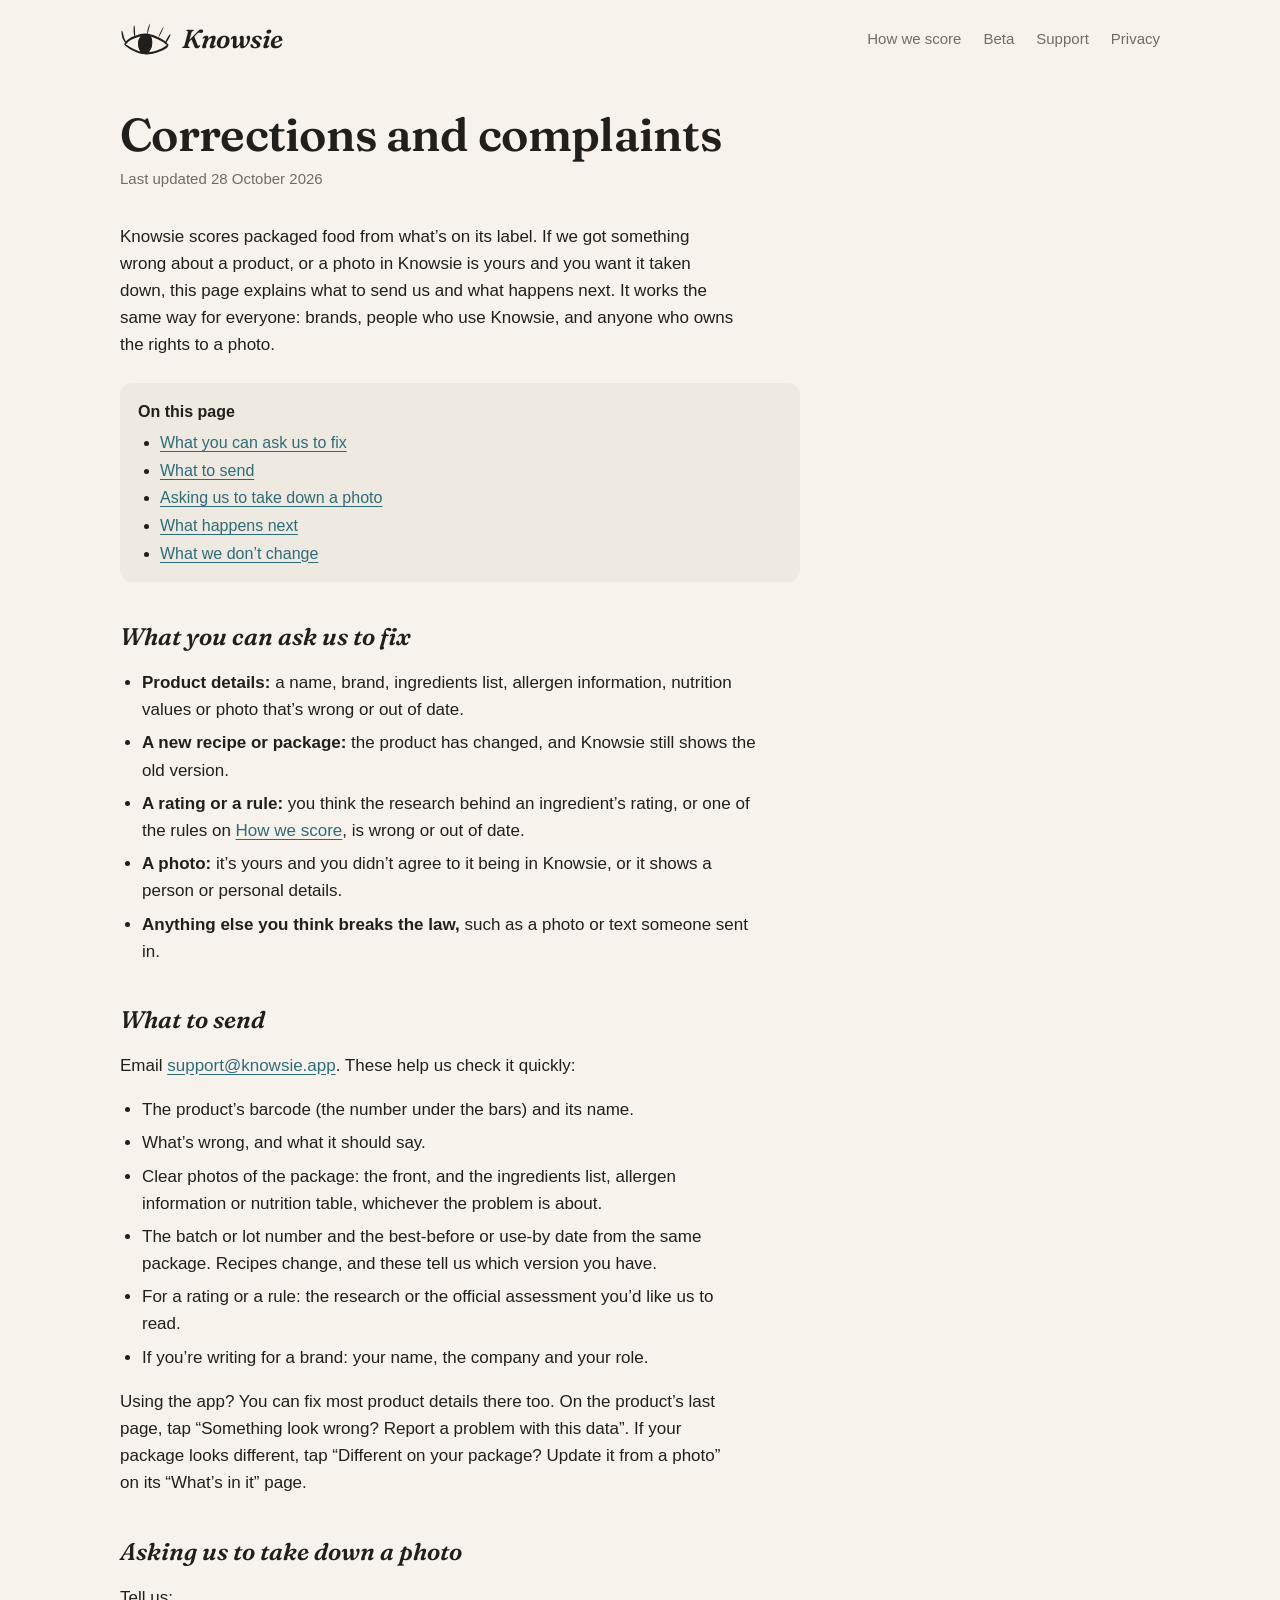
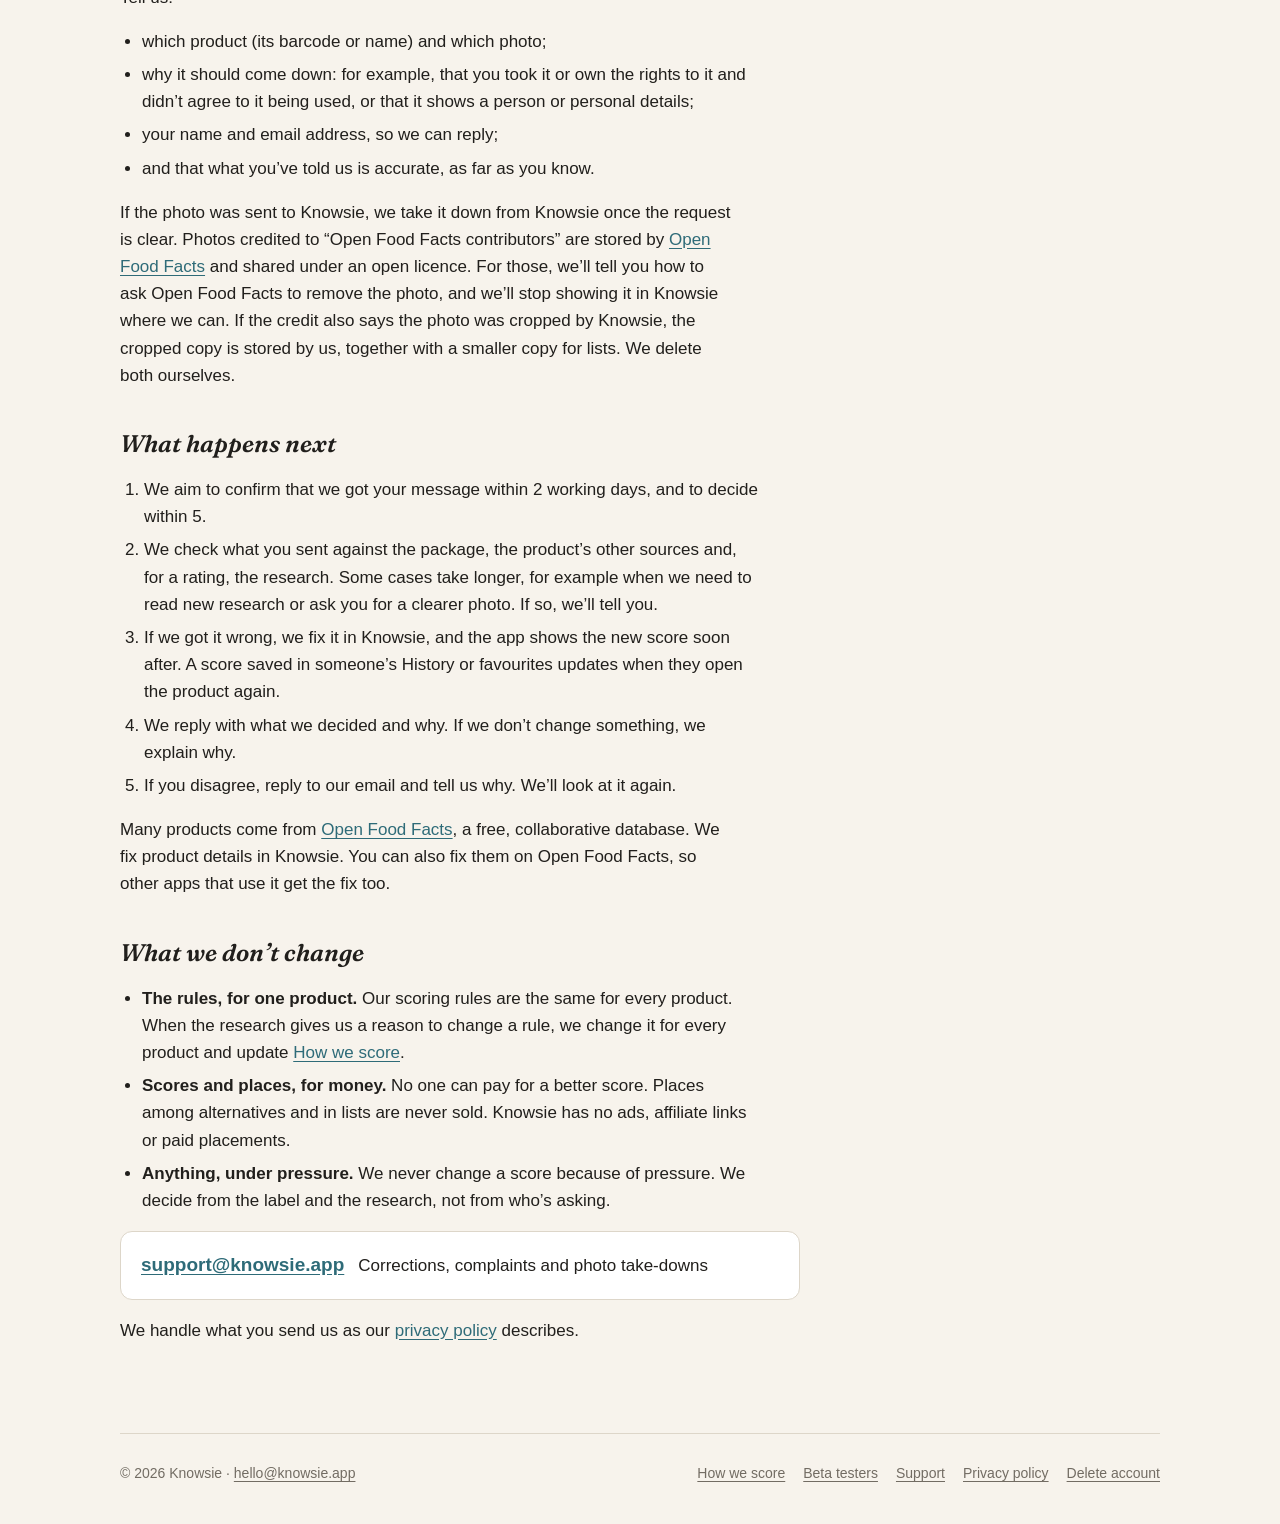
<file: corrections/index.html>
<!doctype html>
<html lang="en">
<head>
<meta charset="utf-8">
<meta name="viewport" content="width=device-width, initial-scale=1">
<title>Knowsie Corrections</title>
<meta name="description" content="How to tell Knowsie about a product, rating or photo we got wrong, what to send, what happens next, and what we don't change.">
<meta name="theme-color" content="#F7F3EC">
<link rel="icon" href="/assets/favicon.svg" type="image/svg+xml">
<link rel="stylesheet" href="/assets/style.css">
</head>
<body>
<div class="wrap">
  <header class="site-header">
    <a class="brand" href="/" aria-label="Knowsie home">
      <svg class="eye" viewBox="98 243 828 538" aria-hidden="true"><path class="eye-white" d="M 498 452.647 C 496.625 452.854, 490.550 453.722, 484.500 454.578 C 454.625 458.804, 422.325 466.663, 386.050 478.533 C 369.287 484.018, 365.210 485, 359.209 485 C 352.332 485, 352.124 485.073, 351.816 487.606 C 351.526 489.997, 349.898 490.846, 332 497.935 C 277.647 519.464, 243.932 539.841, 216 568.043 C 205.534 578.610, 190 596.046, 190 597.226 C 190 598.672, 207.539 609.175, 265.677 642.542 C 291.084 657.124, 348.134 685.169, 369 693.335 C 412.681 710.429, 439.070 718.296, 476.500 725.386 C 504.211 730.635, 537.911 730.869, 563.500 725.992 C 566.250 725.468, 572.325 724.333, 577 723.471 C 581.675 722.608, 588.200 721.264, 591.500 720.484 C 594.800 719.704, 602.450 717.901, 608.500 716.476 C 631.776 710.997, 659.076 702.691, 677.500 695.484 C 683.550 693.117, 695.025 688.690, 703 685.646 C 710.975 682.602, 723.350 677.673, 730.500 674.693 C 737.650 671.712, 747.550 667.587, 752.500 665.525 C 779.068 654.459, 813.743 633.869, 829.540 619.779 C 833.411 616.326, 838.246 612.375, 840.283 611 C 842.320 609.625, 843.989 608.268, 843.993 607.985 C 843.997 607.702, 840.288 604.807, 835.750 601.553 C 831.212 598.298, 822.775 591.965, 817 587.479 C 799.887 574.188, 773.762 557.501, 745 541.489 C 739.225 538.274, 728.650 532.343, 721.500 528.308 C 698.075 515.089, 668.978 500.938, 649 493.048 C 629.341 485.284, 603.281 475.384, 597.500 473.484 C 574.398 465.890, 554.263 460.467, 536.500 457.054 C 530.450 455.892, 522.919 454.279, 519.765 453.470 C 514.504 452.121, 504.124 451.729, 498 452.647"/><path class="eye-ink" d="M 564.718 280.540 C 561.006 287.987, 557.102 296.649, 556.042 299.790 C 551.188 314.173, 541.461 348.438, 535.969 370.500 C 531.985 386.500, 530.634 410.866, 533.199 420.454 C 533.858 422.919, 534.108 425.226, 533.754 425.580 C 533.399 425.934, 527.048 425.695, 519.639 425.048 C 508.404 424.068, 502.978 424.139, 486.950 425.478 C 443.296 429.125, 403.919 437.717, 354.042 454.478 C 346.640 456.965, 340.510 459, 340.420 459 C 340.002 459, 338.815 432.607, 337.968 404.500 C 337.068 374.629, 335.092 341.887, 333.103 323.887 C 332.232 316.002, 326.027 294.931, 323.881 292.567 C 322.561 291.113, 322.006 292.233, 319.869 300.653 C 315.325 318.559, 315.003 322.754, 315.001 364.042 C 315 411.640, 315.664 418.391, 323.752 453 C 326.339 464.072, 326.488 463.705, 318 467.186 C 274.014 485.229, 248.420 499.263, 222.500 519.555 C 214.507 525.813, 197.795 542.389, 192.814 549 C 190.389 552.219, 190.118 552.339, 189.440 550.500 C 189.035 549.400, 185.452 541.300, 181.479 532.500 C 162.493 490.452, 158.672 480.273, 156.513 466 C 156.139 463.525, 155.441 459.925, 154.962 458 C 154.484 456.075, 153.106 450, 151.901 444.500 C 148.081 427.067, 141.007 399.817, 139.449 396.535 C 137.211 391.818, 127.661 377.717, 126.427 377.308 C 123.378 376.296, 121.218 399.405, 122.904 415 C 127.424 456.796, 130.946 478.971, 134.953 490.862 C 140.807 508.234, 160.806 543.209, 174.825 560.593 L 179.740 566.687 177.293 570.593 C 171.883 579.233, 167 590.449, 167 594.237 C 167 599.659, 170.413 605.853, 174.309 607.501 C 176.211 608.306, 179.317 611.368, 182 615.084 C 195.443 633.702, 243.889 667.280, 297.687 695.267 C 363.602 729.557, 395.340 741.188, 451 751.450 C 489.237 758.500, 551.741 758.772, 589 752.050 C 604.023 749.340, 612.036 747.776, 617.500 746.486 C 642.819 740.511, 650.382 738.582, 664.263 734.558 C 708.306 721.788, 780.743 692.089, 811 674.395 C 826.441 665.365, 847.403 649.704, 854.103 642.191 C 862.420 632.864, 869.879 617.891, 870.790 608.691 C 871.213 604.416, 871.029 603.820, 869.127 603.323 C 867.828 602.983, 866.229 601.046, 865.052 598.385 C 863.139 594.060, 850.082 578.218, 842.109 570.547 C 839.849 568.373, 838 566.187, 838 565.689 C 838 565.191, 840.178 562.020, 842.841 558.642 C 856.363 541.486, 867.280 523.044, 882.526 491.603 C 899.578 456.440, 902 449.856, 902 438.683 C 902 431.675, 902.136 431.667, 891.790 439.318 C 884.012 445.070, 881.688 448.146, 863.275 477.054 C 854.206 491.293, 832.764 529.925, 826.741 542.878 C 824.536 547.620, 822.592 551.663, 822.421 551.862 C 822.250 552.061, 820.172 550.657, 817.805 548.741 C 808.855 541.501, 780.810 524.181, 753.500 509.026 C 724.562 492.968, 714.089 486.660, 714.692 485.652 C 715.071 485.019, 717.341 481.426, 719.736 477.669 C 734.175 455.021, 756.946 409.262, 777.296 362 C 781.222 352.883, 789.652 327.933, 791.572 319.750 C 792.809 314.475, 790.416 317.101, 780.637 331.750 C 763.467 357.470, 727.320 432.720, 715.935 466.445 C 712.781 475.788, 709.792 483.569, 709.292 483.736 C 708.793 483.902, 700.085 480.020, 689.942 475.109 C 646.516 454.080, 602.182 438.746, 562.500 431.028 C 556.450 429.852, 549.451 428.440, 546.946 427.892 L 542.392 426.895 543.214 419.229 C 544.534 406.904, 547.700 392.470, 554.887 366 C 556.604 359.675, 559.395 348.875, 561.089 342 C 564.511 328.109, 564.261 329.165, 566.417 319.500 C 567.275 315.650, 568.892 308.450, 570.010 303.500 C 572.210 293.752, 573.954 267, 572.388 267 C 571.881 267, 568.429 273.093, 564.718 280.540 M 417.500 470.413 C 341.182 489.945, 277.584 517.788, 236 549.873 C 224.165 559.005, 190 594.174, 190 597.226 C 190 598.672, 207.550 609.181, 265.727 642.571 C 298.379 661.311, 353.979 688.034, 380.351 697.664 C 391.286 701.657, 419.150 709.961, 421.701 709.988 C 422.362 709.994, 420.883 706.585, 418.416 702.412 C 393.446 660.176, 382.512 612.898, 387.013 566.618 C 389.674 539.253, 398.179 514.038, 411.514 493.979 C 416.472 486.521, 429.693 471.029, 433.189 468.580 L 435.445 467 432.973 467.043 C 431.613 467.067, 424.650 468.583, 417.500 470.413 M 589 473.941 C 589 474.459, 589.462 475.168, 590.027 475.517 C 591.813 476.621, 598.777 491.397, 601.380 499.605 C 608.641 522.507, 610.445 535.799, 610.463 566.500 C 610.480 596.363, 609.300 606.007, 602.385 632.500 C 594.960 660.948, 577.834 695.926, 562.079 714.821 C 559.181 718.298, 557.001 721.335, 557.237 721.570 C 557.472 721.806, 561.228 721.551, 565.583 721.004 C 569.937 720.456, 576.875 719.584, 581 719.065 C 606.418 715.866, 655.386 703.590, 681 693.996 C 701.547 686.299, 718.746 679.592, 730.500 674.693 C 737.650 671.712, 747.550 667.587, 752.500 665.525 C 779.068 654.459, 813.743 633.869, 829.540 619.779 C 833.411 616.326, 838.246 612.375, 840.283 611 C 842.320 609.625, 843.989 608.268, 843.993 607.985 C 843.997 607.702, 840.288 604.807, 835.750 601.553 C 831.212 598.298, 822.775 591.965, 817 587.479 C 799.887 574.188, 773.762 557.501, 745 541.489 C 739.225 538.274, 728.650 532.343, 721.500 528.308 C 682.092 506.070, 639.230 487.418, 601.389 476.040 C 590.452 472.752, 589 472.506, 589 473.941" fill-rule="evenodd"/><path class="eye-pupil" d="M 497.500 452.690 C 474.226 455.721, 453.849 459.543, 434 464.602 C 414.581 469.551, 385.746 478.080, 386.359 478.692 C 386.576 478.909, 392.096 477.508, 398.627 475.579 C 412.594 471.453, 430.672 467.003, 433.473 467.001 C 435.316 467, 435.298 467.103, 433.189 468.580 C 429.693 471.029, 416.472 486.521, 411.514 493.979 C 398.179 514.038, 389.674 539.253, 387.013 566.618 C 382.512 612.898, 393.446 660.176, 418.416 702.412 C 420.883 706.585, 422.390 710, 421.765 710 C 421.139 710, 417.296 709.065, 413.224 707.923 C 400.726 704.416, 404.015 706.630, 417.646 710.900 C 443.588 719.027, 471.732 725.321, 495 728.201 C 514.008 730.553, 544.776 729.561, 563.500 725.992 C 566.250 725.468, 572.325 724.327, 577 723.457 C 600.563 719.071, 661.365 702.952, 663.917 700.414 C 664.795 699.541, 662.075 700.063, 657.876 701.575 C 644.441 706.412, 598.244 716.928, 581 719.075 C 576.875 719.589, 569.937 720.456, 565.583 721.004 C 561.228 721.551, 557.472 721.806, 557.237 721.570 C 557.001 721.335, 559.181 718.298, 562.079 714.821 C 583.846 688.715, 601.412 646.600, 608.718 603 C 611.224 588.049, 611.206 544.811, 608.689 530.500 C 604.301 505.552, 596.738 483.122, 590.228 475.744 C 587.437 472.580, 589.848 472.615, 600.607 475.893 C 606.439 477.670, 611.394 478.939, 611.620 478.713 C 611.846 478.488, 604.711 475.943, 595.765 473.058 C 586.819 470.174, 578.375 467.422, 577 466.943 C 571.749 465.113, 547.027 459.077, 536.500 457.054 C 530.450 455.892, 522.919 454.279, 519.765 453.470 C 514.449 452.107, 504.622 451.763, 497.500 452.690 M 352 487.500 C 352 490.559, 351.893 490.559, 360.500 487.517 L 367.500 485.042 359.750 485.021 C 352.144 485, 352 485.047, 352 487.500"/></svg>
      Knowsie
    </a>
    <nav class="site-nav" aria-label="Main">
      <a href="/how-we-score/">How we score</a>
      <a href="/beta/">Beta</a>
      <a href="/support/">Support</a>
      <a href="/privacy/">Privacy</a>
    </nav>
  </header>

  <main class="doc narrow">
    <h1>Corrections and complaints</h1>
    <p class="meta">Last updated 28 October 2026</p>

    <p>Knowsie scores packaged food from what&rsquo;s on its label. If we got something wrong about a product, or a photo in Knowsie is yours and you want it taken down, this page explains what to send us and what happens next. It works the same way for everyone: brands, people who use Knowsie, and anyone who owns the rights to a photo.</p>

    <nav class="toc" aria-label="On this page">
      <p><strong>On this page</strong></p>
      <ul>
        <li><a href="#what-you-can-ask">What you can ask us to fix</a></li>
        <li><a href="#what-to-send">What to send</a></li>
        <li><a href="#photos">Asking us to take down a photo</a></li>
        <li><a href="#what-happens-next">What happens next</a></li>
        <li><a href="#what-we-dont-change">What we don&rsquo;t change</a></li>
      </ul>
    </nav>

    <h2 id="what-you-can-ask">What you can ask us to fix</h2>
    <ul>
      <li><strong>Product details:</strong> a name, brand, ingredients list, allergen information, nutrition values or photo that&rsquo;s wrong or out of date.</li>
      <li><strong>A new recipe or package:</strong> the product has changed, and Knowsie still shows the old version.</li>
      <li><strong>A rating or a rule:</strong> you think the research behind an ingredient&rsquo;s rating, or one of the rules on <a href="/how-we-score/">How we score</a>, is wrong or out of date.</li>
      <li><strong>A photo:</strong> it&rsquo;s yours and you didn&rsquo;t agree to it being in Knowsie, or it shows a person or personal details.</li>
      <li><strong>Anything else you think breaks the law,</strong> such as a photo or text someone sent in.</li>
    </ul>

    <h2 id="what-to-send">What to send</h2>
    <p>Email <a href="mailto:support@knowsie.app">support@knowsie.app</a>. These help us check it quickly:</p>
    <ul>
      <li>The product&rsquo;s barcode (the number under the bars) and its name.</li>
      <li>What&rsquo;s wrong, and what it should say.</li>
      <li>Clear photos of the package: the front, and the ingredients list, allergen information or nutrition table, whichever the problem is about.</li>
      <li>The batch or lot number and the best-before or use-by date from the same package. Recipes change, and these tell us which version you have.</li>
      <li>For a rating or a rule: the research or the official assessment you&rsquo;d like us to read.</li>
      <li>If you&rsquo;re writing for a brand: your name, the company and your role.</li>
    </ul>
    <p>Using the app? You can fix most product details there too. On the product&rsquo;s last page, tap &ldquo;Something look wrong? Report a problem with this data&rdquo;. If your package looks different, tap &ldquo;Different on your package? Update it from a photo&rdquo; on its &ldquo;What&rsquo;s in it&rdquo; page.</p>

    <h2 id="photos">Asking us to take down a photo</h2>
    <p>Tell us:</p>
    <ul>
      <li>which product (its barcode or name) and which photo;</li>
      <li>why it should come down: for example, that you took it or own the rights to it and didn&rsquo;t agree to it being used, or that it shows a person or personal details;</li>
      <li>your name and email address, so we can reply;</li>
      <li>and that what you&rsquo;ve told us is accurate, as far as you know.</li>
    </ul>
    <p>If the photo was sent to Knowsie, we take it down from Knowsie once the request is clear. Photos credited to &ldquo;Open Food Facts contributors&rdquo; are stored by <a href="https://world.openfoodfacts.org/">Open Food Facts</a> and shared under an open licence. For those, we&rsquo;ll tell you how to ask Open Food Facts to remove the photo, and we&rsquo;ll stop showing it in Knowsie where we can. If the credit also says the photo was cropped by Knowsie, the cropped copy is stored by us, together with a smaller copy for lists. We delete both ourselves.</p>

    <h2 id="what-happens-next">What happens next</h2>
    <ol>
      <li>We aim to confirm that we got your message within 2 working days, and to decide within 5.</li>
      <li>We check what you sent against the package, the product&rsquo;s other sources and, for a rating, the research. Some cases take longer, for example when we need to read new research or ask you for a clearer photo. If so, we&rsquo;ll tell you.</li>
      <li>If we got it wrong, we fix it in Knowsie, and the app shows the new score soon after. A score saved in someone&rsquo;s History or favourites updates when they open the product again.</li>
      <li>We reply with what we decided and why. If we don&rsquo;t change something, we explain why.</li>
      <li>If you disagree, reply to our email and tell us why. We&rsquo;ll look at it again.</li>
    </ol>
    <p>Many products come from <a href="https://world.openfoodfacts.org/">Open Food Facts</a>, a free, collaborative database. We fix product details in Knowsie. You can also fix them on Open Food Facts, so other apps that use it get the fix too.</p>

    <h2 id="what-we-dont-change">What we don&rsquo;t change</h2>
    <ul>
      <li><strong>The rules, for one product.</strong> Our scoring rules are the same for every product. When the research gives us a reason to change a rule, we change it for every product and update <a href="/how-we-score/">How we score</a>.</li>
      <li><strong>Scores and places, for money.</strong> No one can pay for a better score. Places among alternatives and in lists are never sold. Knowsie has no ads, affiliate links or paid placements.</li>
      <li><strong>Anything, under pressure.</strong> We never change a score because of pressure. We decide from the label and the research, not from who&rsquo;s asking.</li>
    </ul>

    <div class="contact-card"><strong><a href="mailto:support@knowsie.app">support@knowsie.app</a></strong><span>Corrections, complaints and photo take-downs</span></div>
    <p>We handle what you send us as our <a href="/privacy/">privacy policy</a> describes.</p>
  </main>

  <footer class="site-footer">
    <span>&copy; 2026 Knowsie &middot; <a href="mailto:hello@knowsie.app">hello@knowsie.app</a></span>
    <nav aria-label="Footer">
      <a href="/how-we-score/">How we score</a>
      <a href="/beta/">Beta testers</a>
      <a href="/support/">Support</a>
      <a href="/privacy/">Privacy policy</a>
      <a href="/delete-account/">Delete account</a>
    </nav>
  </footer>
</div>
</body>
</html>
</file>
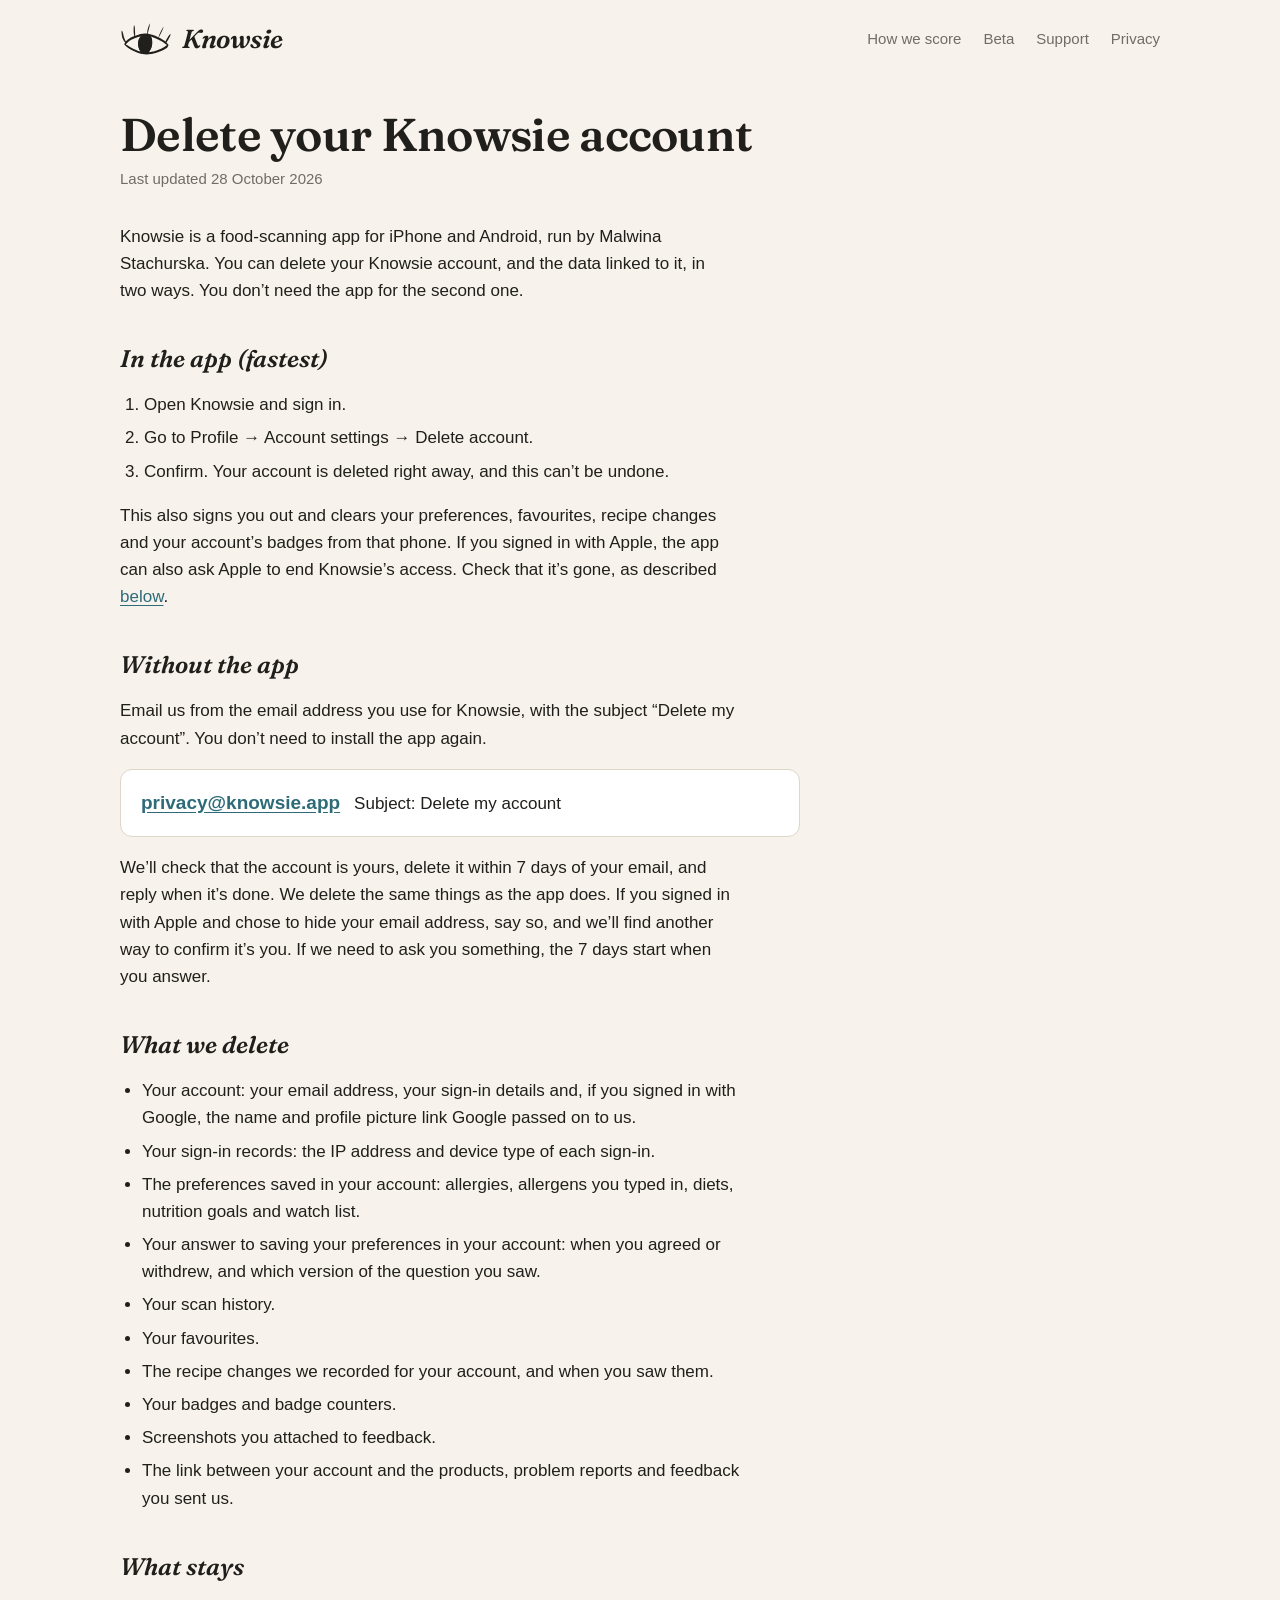
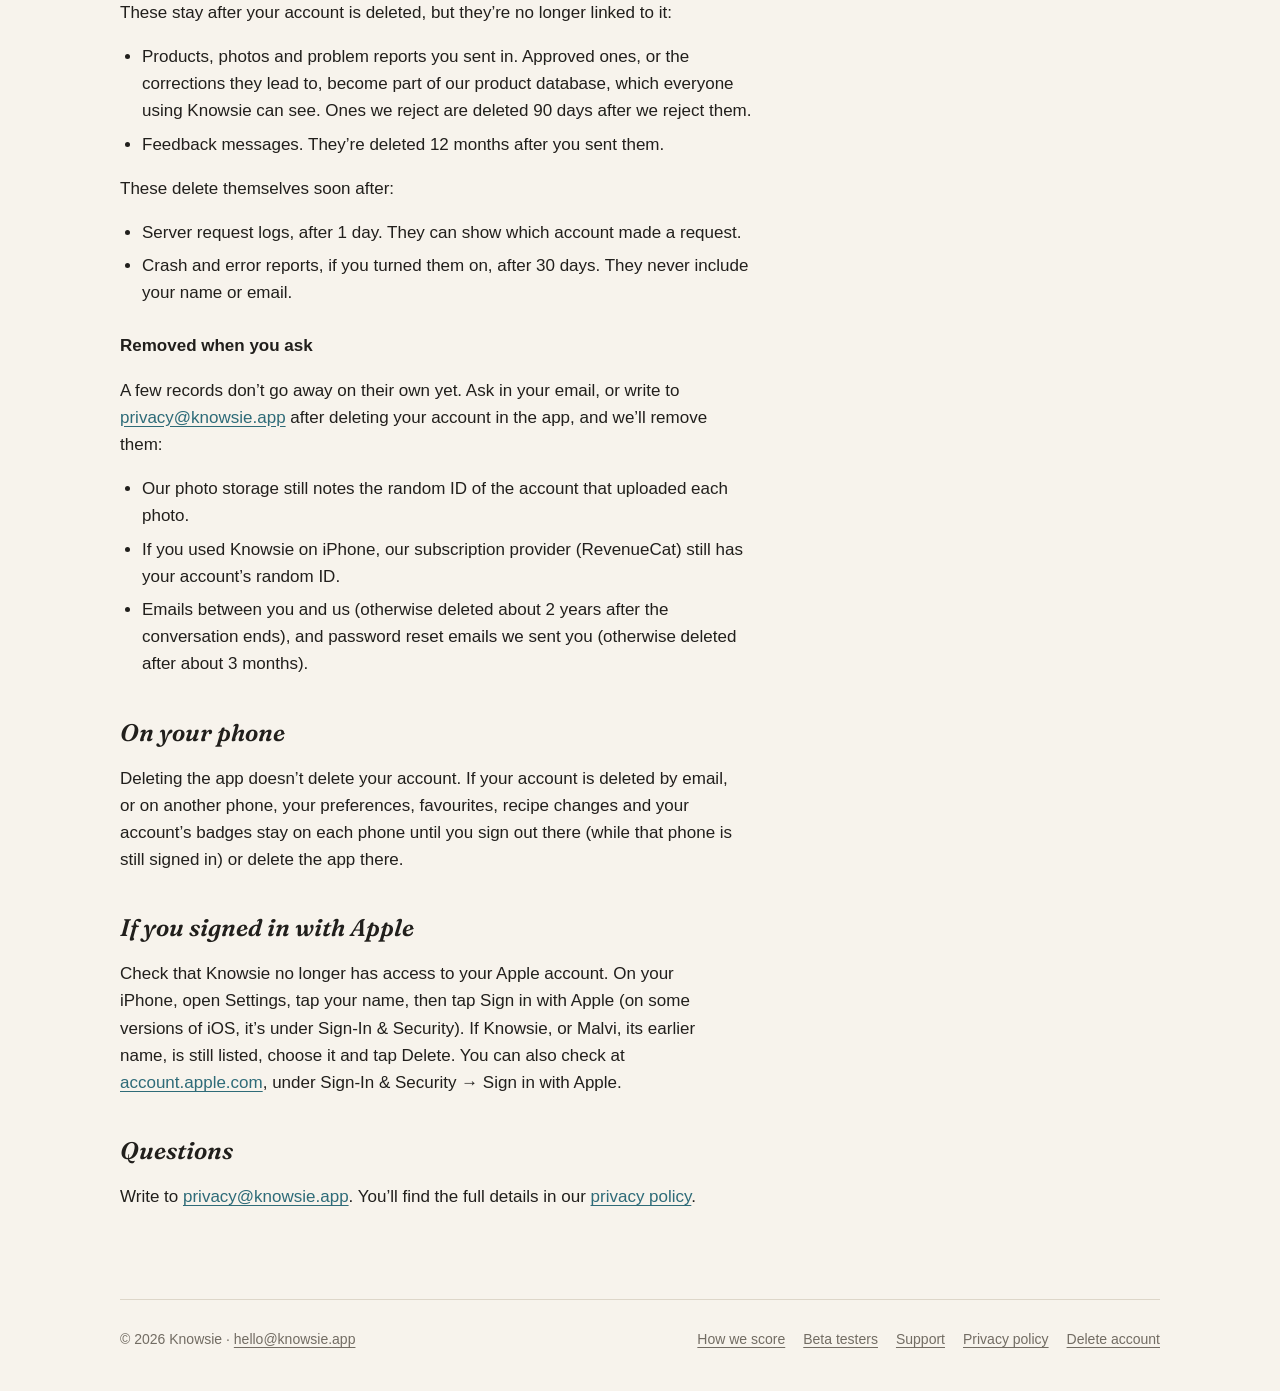
<file: delete-account/index.html>
<!doctype html>
<html lang="en">
<head>
<meta charset="utf-8">
<meta name="viewport" content="width=device-width, initial-scale=1">
<title>Delete your Knowsie account</title>
<meta name="description" content="How to delete your Knowsie account in the app, or by email without the app, and what we delete and what we keep.">
<meta name="theme-color" content="#F7F3EC">
<link rel="icon" href="/assets/favicon.svg" type="image/svg+xml">
<link rel="stylesheet" href="/assets/style.css">
</head>
<body>
<div class="wrap">
  <header class="site-header">
    <a class="brand" href="/" aria-label="Knowsie home">
      <svg class="eye" viewBox="98 243 828 538" aria-hidden="true"><path class="eye-white" d="M 498 452.647 C 496.625 452.854, 490.550 453.722, 484.500 454.578 C 454.625 458.804, 422.325 466.663, 386.050 478.533 C 369.287 484.018, 365.210 485, 359.209 485 C 352.332 485, 352.124 485.073, 351.816 487.606 C 351.526 489.997, 349.898 490.846, 332 497.935 C 277.647 519.464, 243.932 539.841, 216 568.043 C 205.534 578.610, 190 596.046, 190 597.226 C 190 598.672, 207.539 609.175, 265.677 642.542 C 291.084 657.124, 348.134 685.169, 369 693.335 C 412.681 710.429, 439.070 718.296, 476.500 725.386 C 504.211 730.635, 537.911 730.869, 563.500 725.992 C 566.250 725.468, 572.325 724.333, 577 723.471 C 581.675 722.608, 588.200 721.264, 591.500 720.484 C 594.800 719.704, 602.450 717.901, 608.500 716.476 C 631.776 710.997, 659.076 702.691, 677.500 695.484 C 683.550 693.117, 695.025 688.690, 703 685.646 C 710.975 682.602, 723.350 677.673, 730.500 674.693 C 737.650 671.712, 747.550 667.587, 752.500 665.525 C 779.068 654.459, 813.743 633.869, 829.540 619.779 C 833.411 616.326, 838.246 612.375, 840.283 611 C 842.320 609.625, 843.989 608.268, 843.993 607.985 C 843.997 607.702, 840.288 604.807, 835.750 601.553 C 831.212 598.298, 822.775 591.965, 817 587.479 C 799.887 574.188, 773.762 557.501, 745 541.489 C 739.225 538.274, 728.650 532.343, 721.500 528.308 C 698.075 515.089, 668.978 500.938, 649 493.048 C 629.341 485.284, 603.281 475.384, 597.500 473.484 C 574.398 465.890, 554.263 460.467, 536.500 457.054 C 530.450 455.892, 522.919 454.279, 519.765 453.470 C 514.504 452.121, 504.124 451.729, 498 452.647"/><path class="eye-ink" d="M 564.718 280.540 C 561.006 287.987, 557.102 296.649, 556.042 299.790 C 551.188 314.173, 541.461 348.438, 535.969 370.500 C 531.985 386.500, 530.634 410.866, 533.199 420.454 C 533.858 422.919, 534.108 425.226, 533.754 425.580 C 533.399 425.934, 527.048 425.695, 519.639 425.048 C 508.404 424.068, 502.978 424.139, 486.950 425.478 C 443.296 429.125, 403.919 437.717, 354.042 454.478 C 346.640 456.965, 340.510 459, 340.420 459 C 340.002 459, 338.815 432.607, 337.968 404.500 C 337.068 374.629, 335.092 341.887, 333.103 323.887 C 332.232 316.002, 326.027 294.931, 323.881 292.567 C 322.561 291.113, 322.006 292.233, 319.869 300.653 C 315.325 318.559, 315.003 322.754, 315.001 364.042 C 315 411.640, 315.664 418.391, 323.752 453 C 326.339 464.072, 326.488 463.705, 318 467.186 C 274.014 485.229, 248.420 499.263, 222.500 519.555 C 214.507 525.813, 197.795 542.389, 192.814 549 C 190.389 552.219, 190.118 552.339, 189.440 550.500 C 189.035 549.400, 185.452 541.300, 181.479 532.500 C 162.493 490.452, 158.672 480.273, 156.513 466 C 156.139 463.525, 155.441 459.925, 154.962 458 C 154.484 456.075, 153.106 450, 151.901 444.500 C 148.081 427.067, 141.007 399.817, 139.449 396.535 C 137.211 391.818, 127.661 377.717, 126.427 377.308 C 123.378 376.296, 121.218 399.405, 122.904 415 C 127.424 456.796, 130.946 478.971, 134.953 490.862 C 140.807 508.234, 160.806 543.209, 174.825 560.593 L 179.740 566.687 177.293 570.593 C 171.883 579.233, 167 590.449, 167 594.237 C 167 599.659, 170.413 605.853, 174.309 607.501 C 176.211 608.306, 179.317 611.368, 182 615.084 C 195.443 633.702, 243.889 667.280, 297.687 695.267 C 363.602 729.557, 395.340 741.188, 451 751.450 C 489.237 758.500, 551.741 758.772, 589 752.050 C 604.023 749.340, 612.036 747.776, 617.500 746.486 C 642.819 740.511, 650.382 738.582, 664.263 734.558 C 708.306 721.788, 780.743 692.089, 811 674.395 C 826.441 665.365, 847.403 649.704, 854.103 642.191 C 862.420 632.864, 869.879 617.891, 870.790 608.691 C 871.213 604.416, 871.029 603.820, 869.127 603.323 C 867.828 602.983, 866.229 601.046, 865.052 598.385 C 863.139 594.060, 850.082 578.218, 842.109 570.547 C 839.849 568.373, 838 566.187, 838 565.689 C 838 565.191, 840.178 562.020, 842.841 558.642 C 856.363 541.486, 867.280 523.044, 882.526 491.603 C 899.578 456.440, 902 449.856, 902 438.683 C 902 431.675, 902.136 431.667, 891.790 439.318 C 884.012 445.070, 881.688 448.146, 863.275 477.054 C 854.206 491.293, 832.764 529.925, 826.741 542.878 C 824.536 547.620, 822.592 551.663, 822.421 551.862 C 822.250 552.061, 820.172 550.657, 817.805 548.741 C 808.855 541.501, 780.810 524.181, 753.500 509.026 C 724.562 492.968, 714.089 486.660, 714.692 485.652 C 715.071 485.019, 717.341 481.426, 719.736 477.669 C 734.175 455.021, 756.946 409.262, 777.296 362 C 781.222 352.883, 789.652 327.933, 791.572 319.750 C 792.809 314.475, 790.416 317.101, 780.637 331.750 C 763.467 357.470, 727.320 432.720, 715.935 466.445 C 712.781 475.788, 709.792 483.569, 709.292 483.736 C 708.793 483.902, 700.085 480.020, 689.942 475.109 C 646.516 454.080, 602.182 438.746, 562.500 431.028 C 556.450 429.852, 549.451 428.440, 546.946 427.892 L 542.392 426.895 543.214 419.229 C 544.534 406.904, 547.700 392.470, 554.887 366 C 556.604 359.675, 559.395 348.875, 561.089 342 C 564.511 328.109, 564.261 329.165, 566.417 319.500 C 567.275 315.650, 568.892 308.450, 570.010 303.500 C 572.210 293.752, 573.954 267, 572.388 267 C 571.881 267, 568.429 273.093, 564.718 280.540 M 417.500 470.413 C 341.182 489.945, 277.584 517.788, 236 549.873 C 224.165 559.005, 190 594.174, 190 597.226 C 190 598.672, 207.550 609.181, 265.727 642.571 C 298.379 661.311, 353.979 688.034, 380.351 697.664 C 391.286 701.657, 419.150 709.961, 421.701 709.988 C 422.362 709.994, 420.883 706.585, 418.416 702.412 C 393.446 660.176, 382.512 612.898, 387.013 566.618 C 389.674 539.253, 398.179 514.038, 411.514 493.979 C 416.472 486.521, 429.693 471.029, 433.189 468.580 L 435.445 467 432.973 467.043 C 431.613 467.067, 424.650 468.583, 417.500 470.413 M 589 473.941 C 589 474.459, 589.462 475.168, 590.027 475.517 C 591.813 476.621, 598.777 491.397, 601.380 499.605 C 608.641 522.507, 610.445 535.799, 610.463 566.500 C 610.480 596.363, 609.300 606.007, 602.385 632.500 C 594.960 660.948, 577.834 695.926, 562.079 714.821 C 559.181 718.298, 557.001 721.335, 557.237 721.570 C 557.472 721.806, 561.228 721.551, 565.583 721.004 C 569.937 720.456, 576.875 719.584, 581 719.065 C 606.418 715.866, 655.386 703.590, 681 693.996 C 701.547 686.299, 718.746 679.592, 730.500 674.693 C 737.650 671.712, 747.550 667.587, 752.500 665.525 C 779.068 654.459, 813.743 633.869, 829.540 619.779 C 833.411 616.326, 838.246 612.375, 840.283 611 C 842.320 609.625, 843.989 608.268, 843.993 607.985 C 843.997 607.702, 840.288 604.807, 835.750 601.553 C 831.212 598.298, 822.775 591.965, 817 587.479 C 799.887 574.188, 773.762 557.501, 745 541.489 C 739.225 538.274, 728.650 532.343, 721.500 528.308 C 682.092 506.070, 639.230 487.418, 601.389 476.040 C 590.452 472.752, 589 472.506, 589 473.941" fill-rule="evenodd"/><path class="eye-pupil" d="M 497.500 452.690 C 474.226 455.721, 453.849 459.543, 434 464.602 C 414.581 469.551, 385.746 478.080, 386.359 478.692 C 386.576 478.909, 392.096 477.508, 398.627 475.579 C 412.594 471.453, 430.672 467.003, 433.473 467.001 C 435.316 467, 435.298 467.103, 433.189 468.580 C 429.693 471.029, 416.472 486.521, 411.514 493.979 C 398.179 514.038, 389.674 539.253, 387.013 566.618 C 382.512 612.898, 393.446 660.176, 418.416 702.412 C 420.883 706.585, 422.390 710, 421.765 710 C 421.139 710, 417.296 709.065, 413.224 707.923 C 400.726 704.416, 404.015 706.630, 417.646 710.900 C 443.588 719.027, 471.732 725.321, 495 728.201 C 514.008 730.553, 544.776 729.561, 563.500 725.992 C 566.250 725.468, 572.325 724.327, 577 723.457 C 600.563 719.071, 661.365 702.952, 663.917 700.414 C 664.795 699.541, 662.075 700.063, 657.876 701.575 C 644.441 706.412, 598.244 716.928, 581 719.075 C 576.875 719.589, 569.937 720.456, 565.583 721.004 C 561.228 721.551, 557.472 721.806, 557.237 721.570 C 557.001 721.335, 559.181 718.298, 562.079 714.821 C 583.846 688.715, 601.412 646.600, 608.718 603 C 611.224 588.049, 611.206 544.811, 608.689 530.500 C 604.301 505.552, 596.738 483.122, 590.228 475.744 C 587.437 472.580, 589.848 472.615, 600.607 475.893 C 606.439 477.670, 611.394 478.939, 611.620 478.713 C 611.846 478.488, 604.711 475.943, 595.765 473.058 C 586.819 470.174, 578.375 467.422, 577 466.943 C 571.749 465.113, 547.027 459.077, 536.500 457.054 C 530.450 455.892, 522.919 454.279, 519.765 453.470 C 514.449 452.107, 504.622 451.763, 497.500 452.690 M 352 487.500 C 352 490.559, 351.893 490.559, 360.500 487.517 L 367.500 485.042 359.750 485.021 C 352.144 485, 352 485.047, 352 487.500"/></svg>
      Knowsie
    </a>
    <nav class="site-nav" aria-label="Main">
      <a href="/how-we-score/">How we score</a>
      <a href="/beta/">Beta</a>
      <a href="/support/">Support</a>
      <a href="/privacy/">Privacy</a>
    </nav>
  </header>

  <main class="doc narrow">
    <h1>Delete your Knowsie account</h1>
    <p class="meta">Last updated 28 October 2026</p>

    <p>Knowsie is a food-scanning app for iPhone and Android, run by Malwina Stachurska. You can delete your Knowsie account, and the data linked to it, in two ways. You don&rsquo;t need the app for the second one.</p>

    <h2 id="in-the-app">In the app (fastest)</h2>
    <ol>
      <li>Open Knowsie and sign in.</li>
      <li>Go to Profile &rarr; Account settings &rarr; Delete account.</li>
      <li>Confirm. Your account is deleted right away, and this can&rsquo;t be undone.</li>
    </ol>
    <p>This also signs you out and clears your preferences, favourites, recipe changes and your account&rsquo;s badges from that phone. If you signed in with Apple, the app can also ask Apple to end Knowsie&rsquo;s access. Check that it&rsquo;s gone, as described <a href="#apple">below</a>.</p>

    <h2 id="by-email">Without the app</h2>
    <p>Email us from the email address you use for Knowsie, with the subject &ldquo;Delete my account&rdquo;. You don&rsquo;t need to install the app again.</p>
    <div class="contact-card"><strong><a href="mailto:privacy@knowsie.app?subject=Delete%20my%20account">privacy@knowsie.app</a></strong><span>Subject: Delete my account</span></div>
    <p>We&rsquo;ll check that the account is yours, delete it within 7 days of your email, and reply when it&rsquo;s done. We delete the same things as the app does. If you signed in with Apple and chose to hide your email address, say so, and we&rsquo;ll find another way to confirm it&rsquo;s you. If we need to ask you something, the 7 days start when you answer.</p>

    <h2 id="what-we-delete">What we delete</h2>
    <ul>
      <li>Your account: your email address, your sign-in details and, if you signed in with Google, the name and profile picture link Google passed on to us.</li>
      <li>Your sign-in records: the IP address and device type of each sign-in.</li>
      <li>The preferences saved in your account: allergies, allergens you typed in, diets, nutrition goals and watch list.</li>
      <li>Your answer to saving your preferences in your account: when you agreed or withdrew, and which version of the question you saw.</li>
      <li>Your scan history.</li>
      <li>Your favourites.</li>
      <li>The recipe changes we recorded for your account, and when you saw them.</li>
      <li>Your badges and badge counters.</li>
      <li>Screenshots you attached to feedback.</li>
      <li>The link between your account and the products, problem reports and feedback you sent us.</li>
    </ul>

    <h2 id="what-stays">What stays</h2>
    <p>These stay after your account is deleted, but they&rsquo;re no longer linked to it:</p>
    <ul>
      <li>Products, photos and problem reports you sent in. Approved ones, or the corrections they lead to, become part of our product database, which everyone using Knowsie can see. Ones we reject are deleted 90 days after we reject them.</li>
      <li>Feedback messages. They&rsquo;re deleted 12 months after you sent them.</li>
    </ul>
    <p>These delete themselves soon after:</p>
    <ul>
      <li>Server request logs, after 1 day. They can show which account made a request.</li>
      <li>Crash and error reports, if you turned them on, after 30 days. They never include your name or email.</li>
    </ul>
    <h3 id="when-you-ask">Removed when you ask</h3>
    <p>A few records don&rsquo;t go away on their own yet. Ask in your email, or write to <a href="mailto:privacy@knowsie.app">privacy@knowsie.app</a> after deleting your account in the app, and we&rsquo;ll remove them:</p>
    <ul>
      <li>Our photo storage still notes the random ID of the account that uploaded each photo.</li>
      <li>If you used Knowsie on iPhone, our subscription provider (RevenueCat) still has your account&rsquo;s random ID.</li>
      <li>Emails between you and us (otherwise deleted about 2 years after the conversation ends), and password reset emails we sent you (otherwise deleted after about 3 months).</li>
    </ul>

    <h2 id="on-your-phone">On your phone</h2>
    <p>Deleting the app doesn&rsquo;t delete your account. If your account is deleted by email, or on another phone, your preferences, favourites, recipe changes and your account&rsquo;s badges stay on each phone until you sign out there (while that phone is still signed in) or delete the app there.</p>

    <h2 id="apple">If you signed in with Apple</h2>
    <p>Check that Knowsie no longer has access to your Apple account. On your iPhone, open Settings, tap your name, then tap Sign in with Apple (on some versions of iOS, it&rsquo;s under Sign-In &amp; Security). If Knowsie, or Malvi, its earlier name, is still listed, choose it and tap Delete. You can also check at <a href="https://account.apple.com">account.apple.com</a>, under Sign-In &amp; Security &rarr; Sign in with Apple.</p>

    <h2 id="questions">Questions</h2>
    <p>Write to <a href="mailto:privacy@knowsie.app">privacy@knowsie.app</a>. You&rsquo;ll find the full details in our <a href="/privacy/#how-long-we-keep-it">privacy policy</a>.</p>
  </main>

  <footer class="site-footer">
    <span>&copy; 2026 Knowsie &middot; <a href="mailto:hello@knowsie.app">hello@knowsie.app</a></span>
    <nav aria-label="Footer">
      <a href="/how-we-score/">How we score</a>
      <a href="/beta/">Beta testers</a>
      <a href="/support/">Support</a>
      <a href="/privacy/">Privacy policy</a>
      <a href="/delete-account/">Delete account</a>
    </nav>
  </footer>
</div>
</body>
</html>
</file>
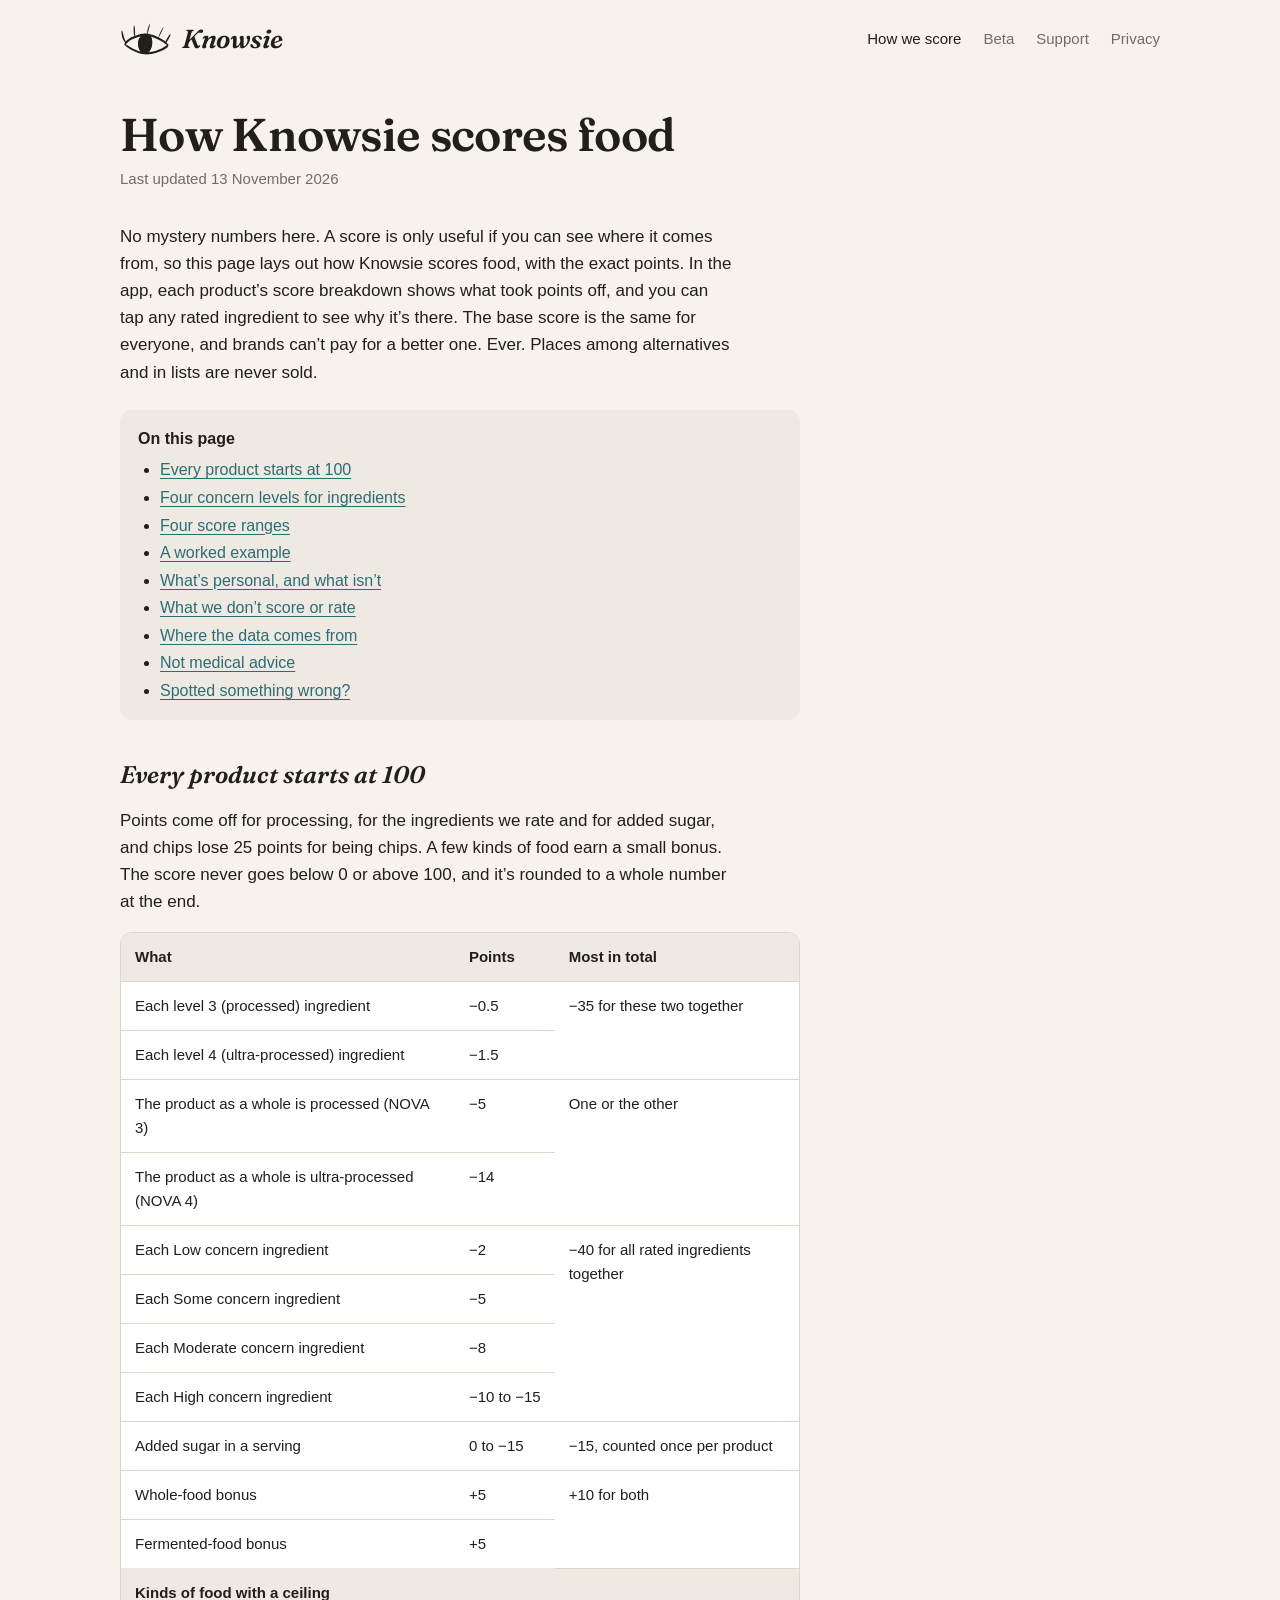
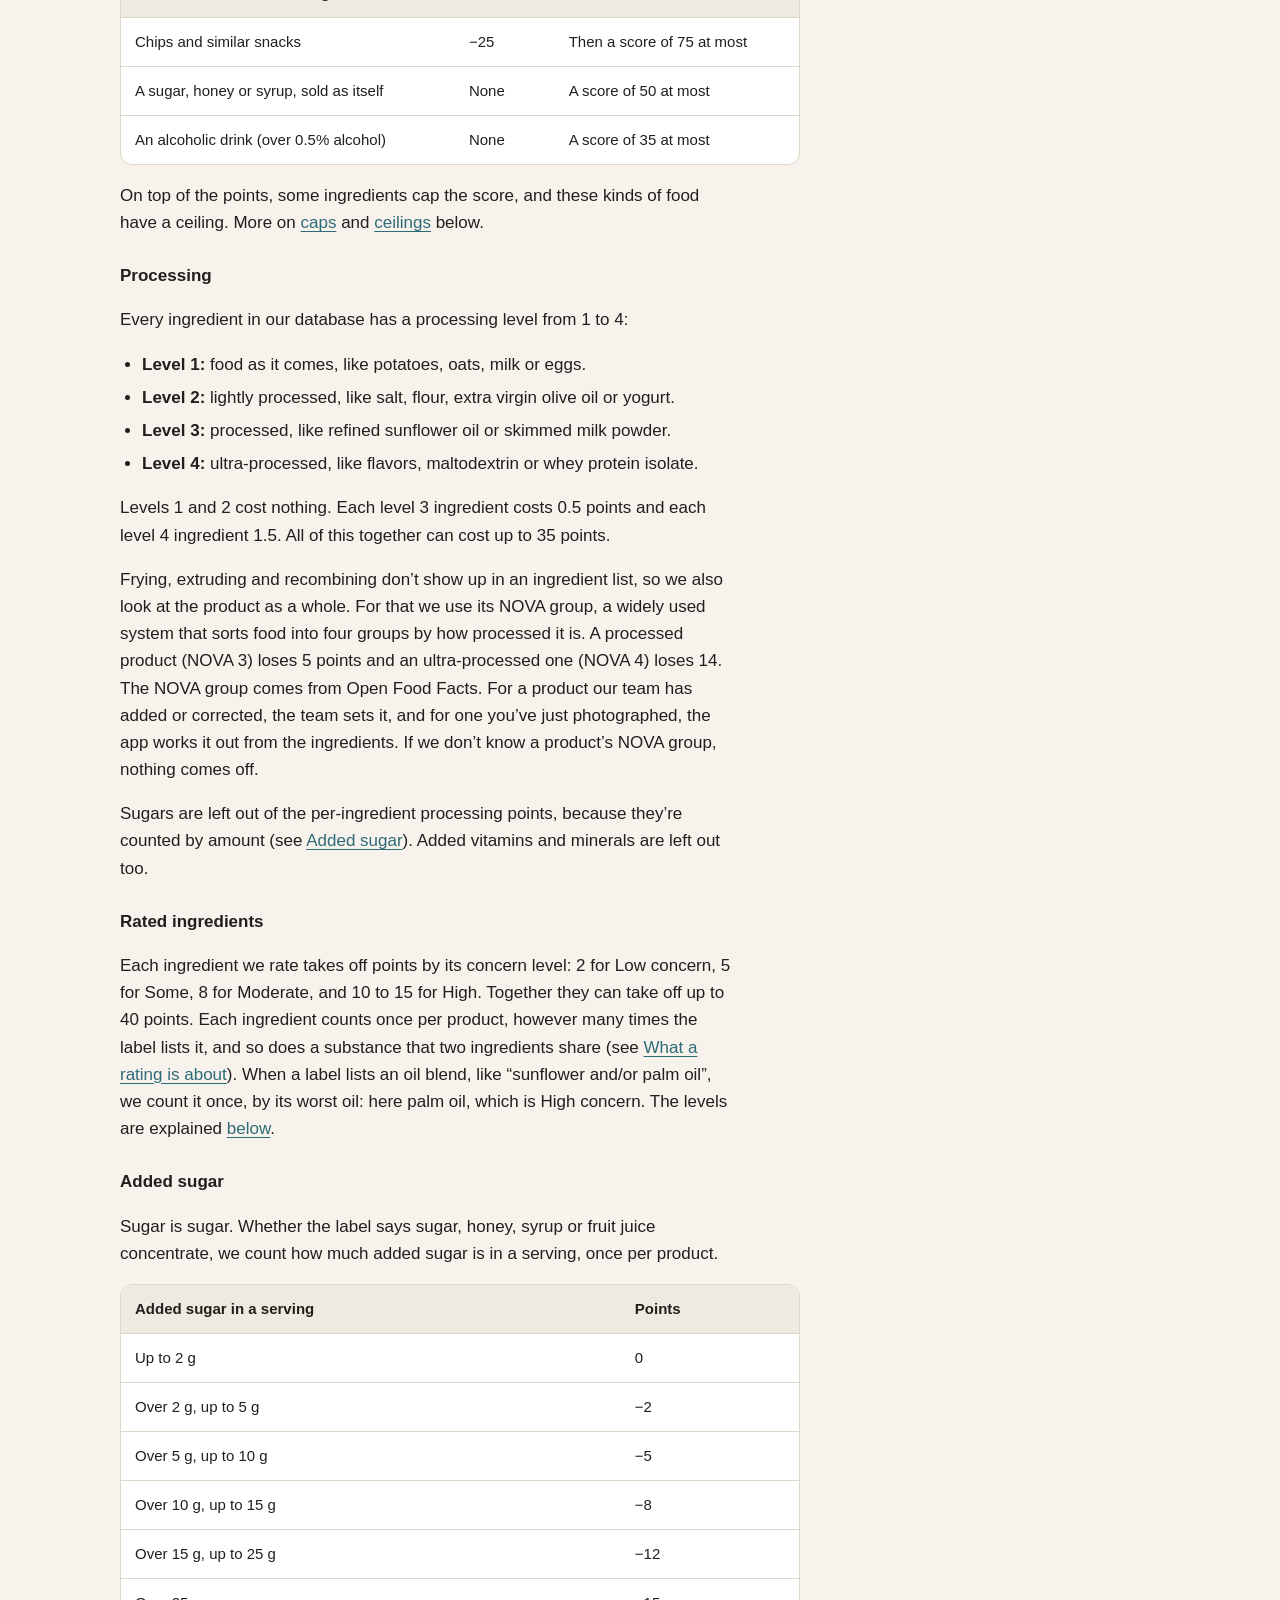
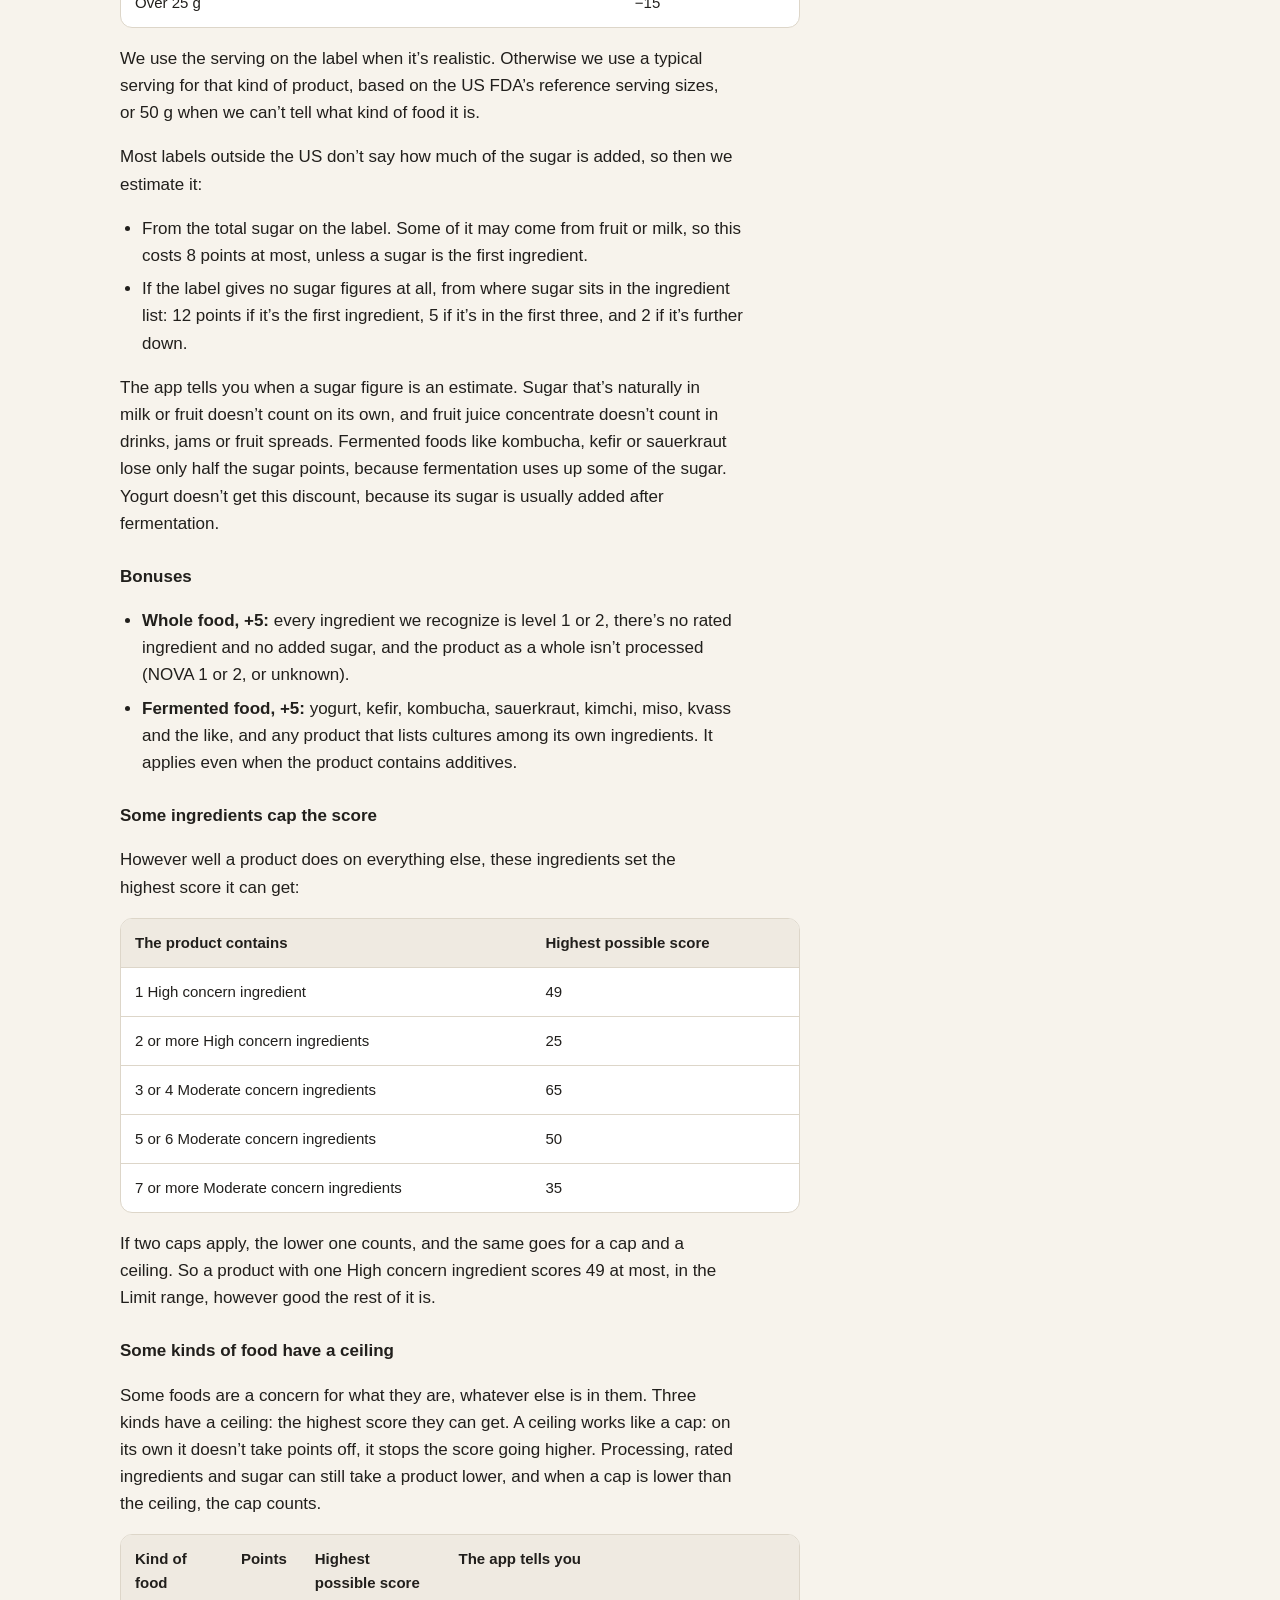
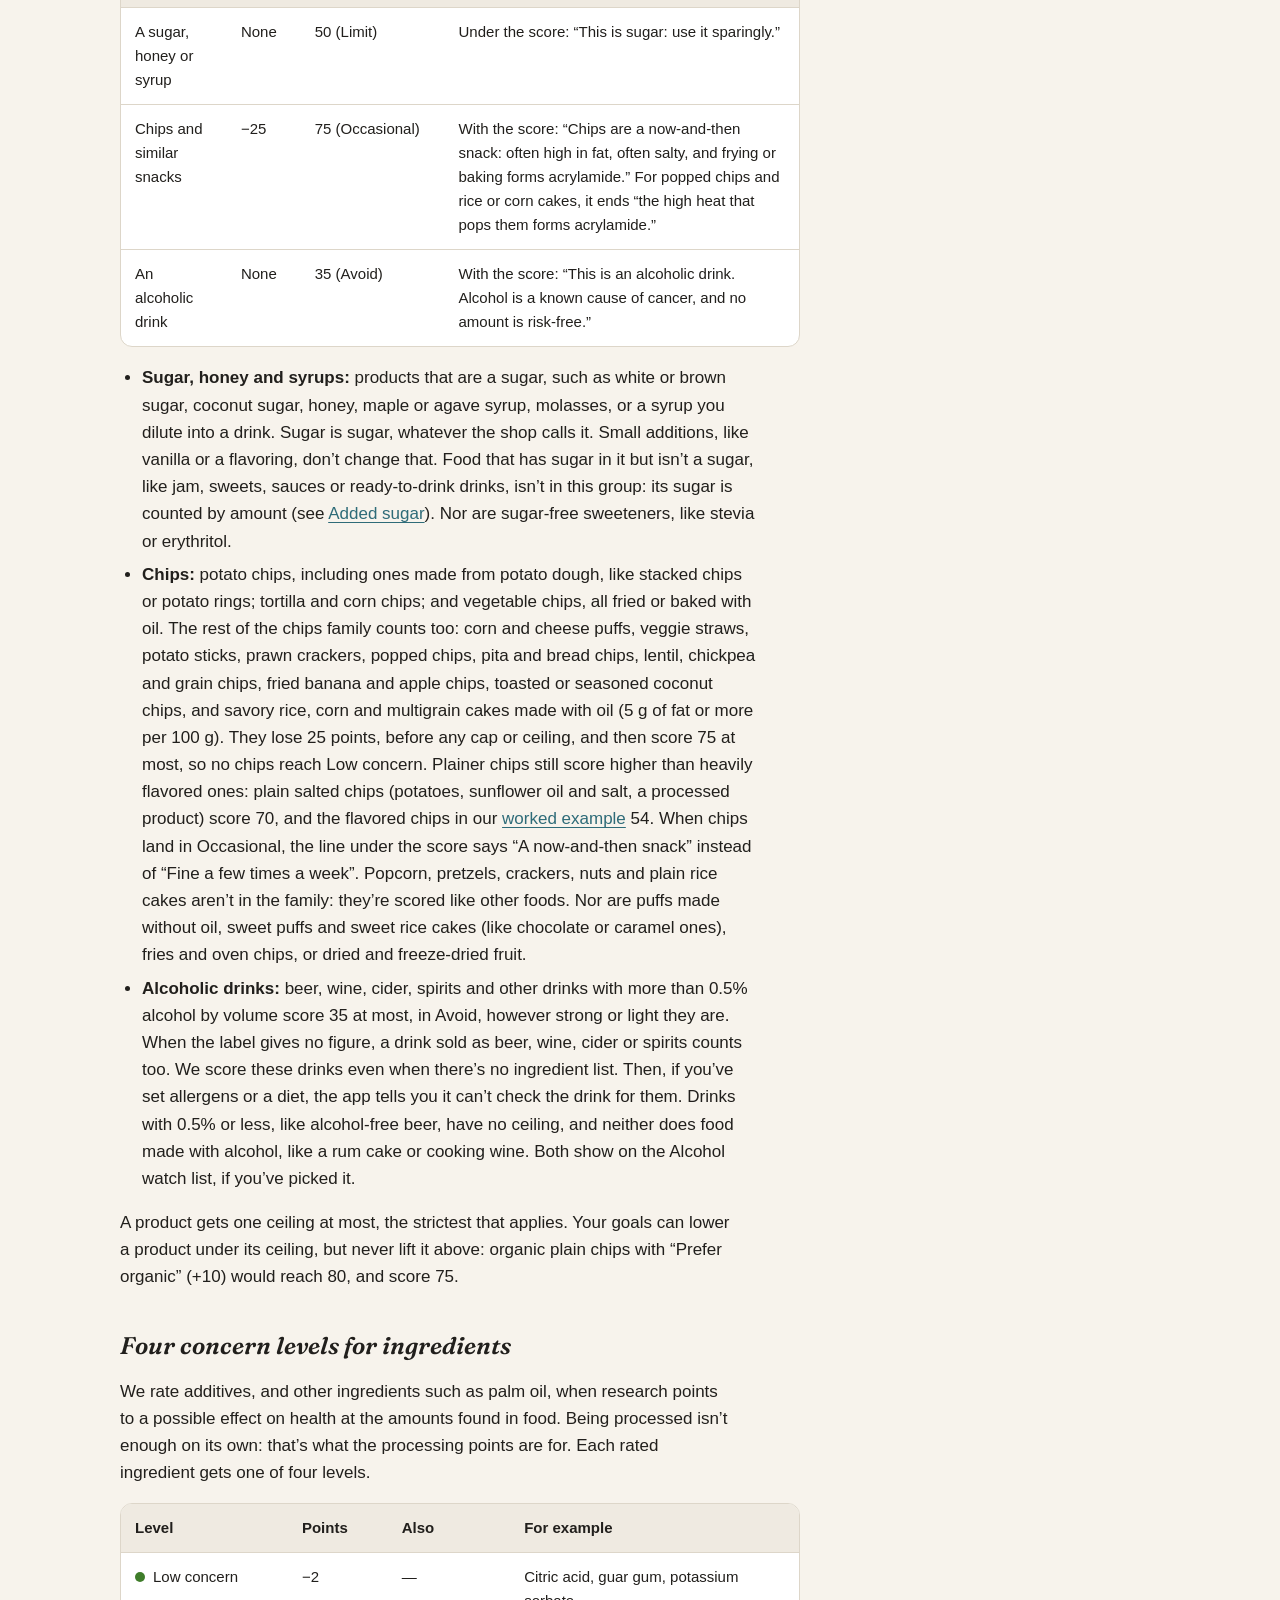
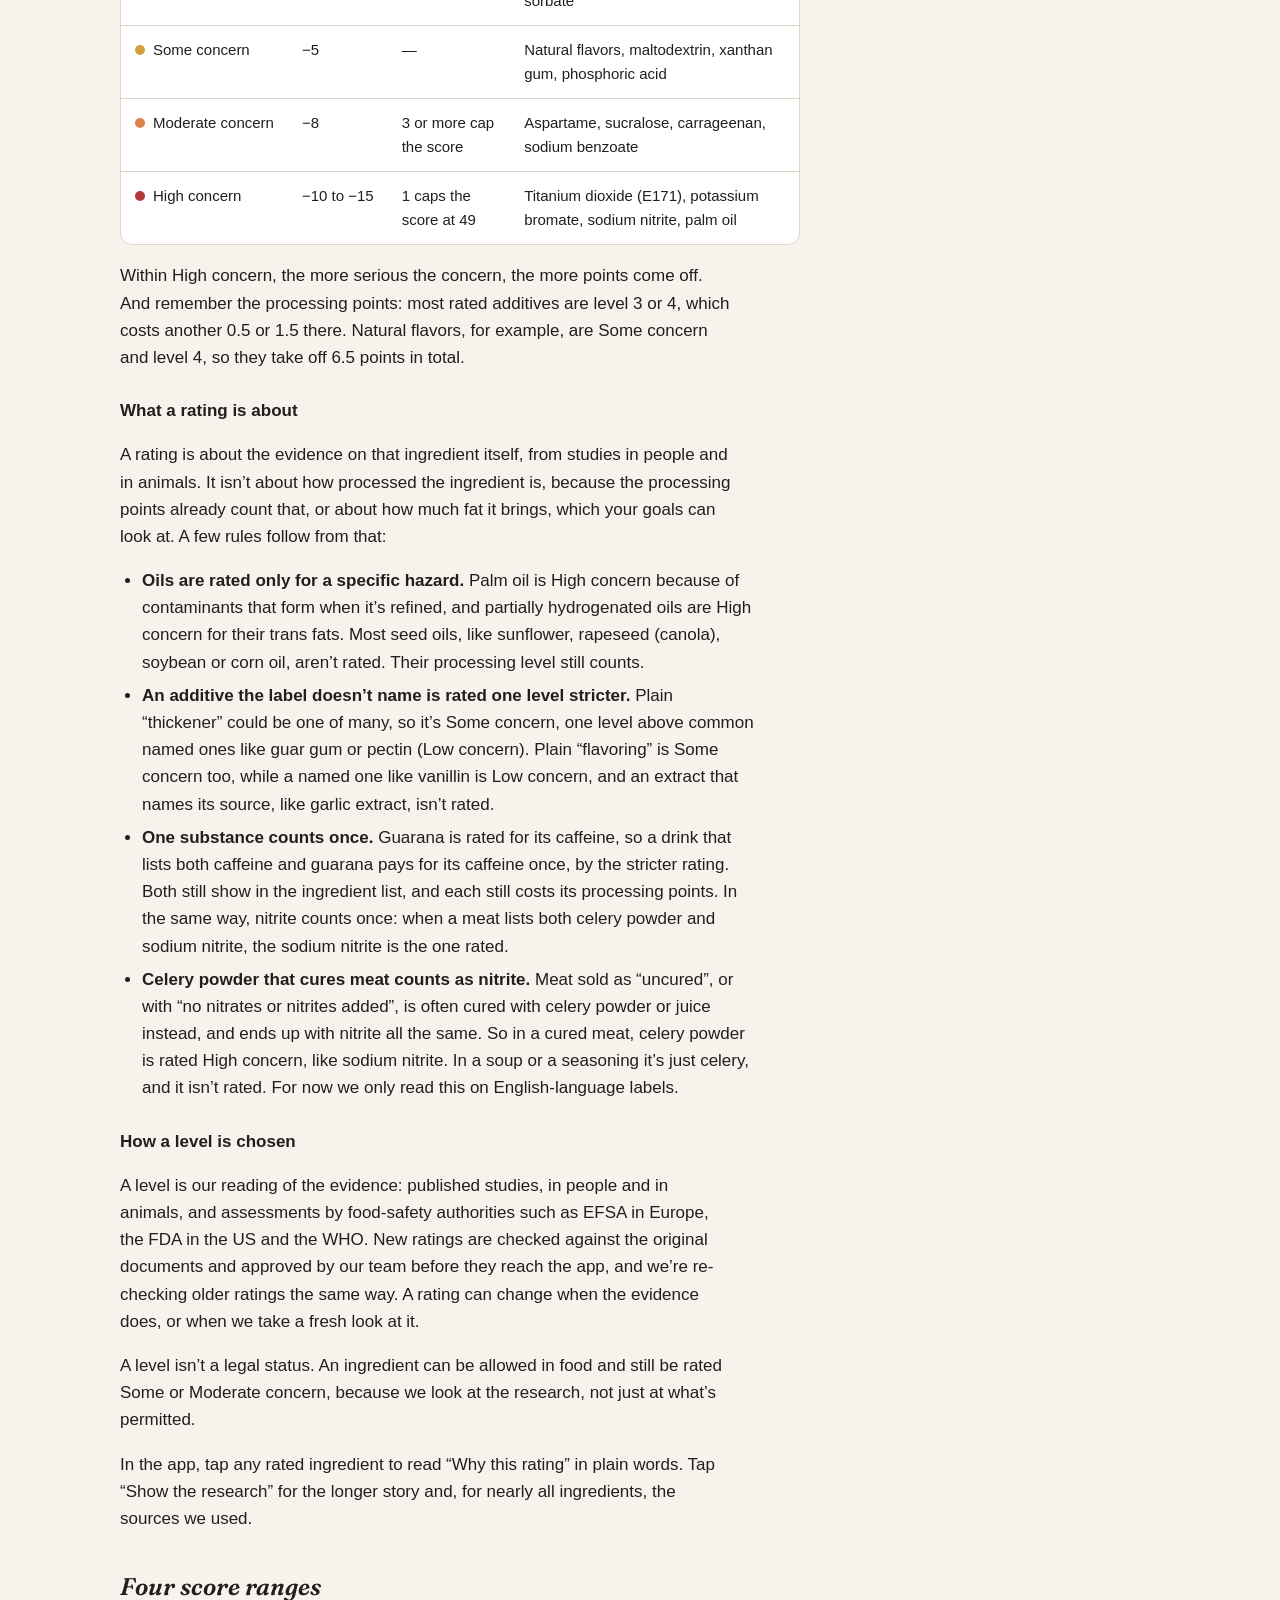
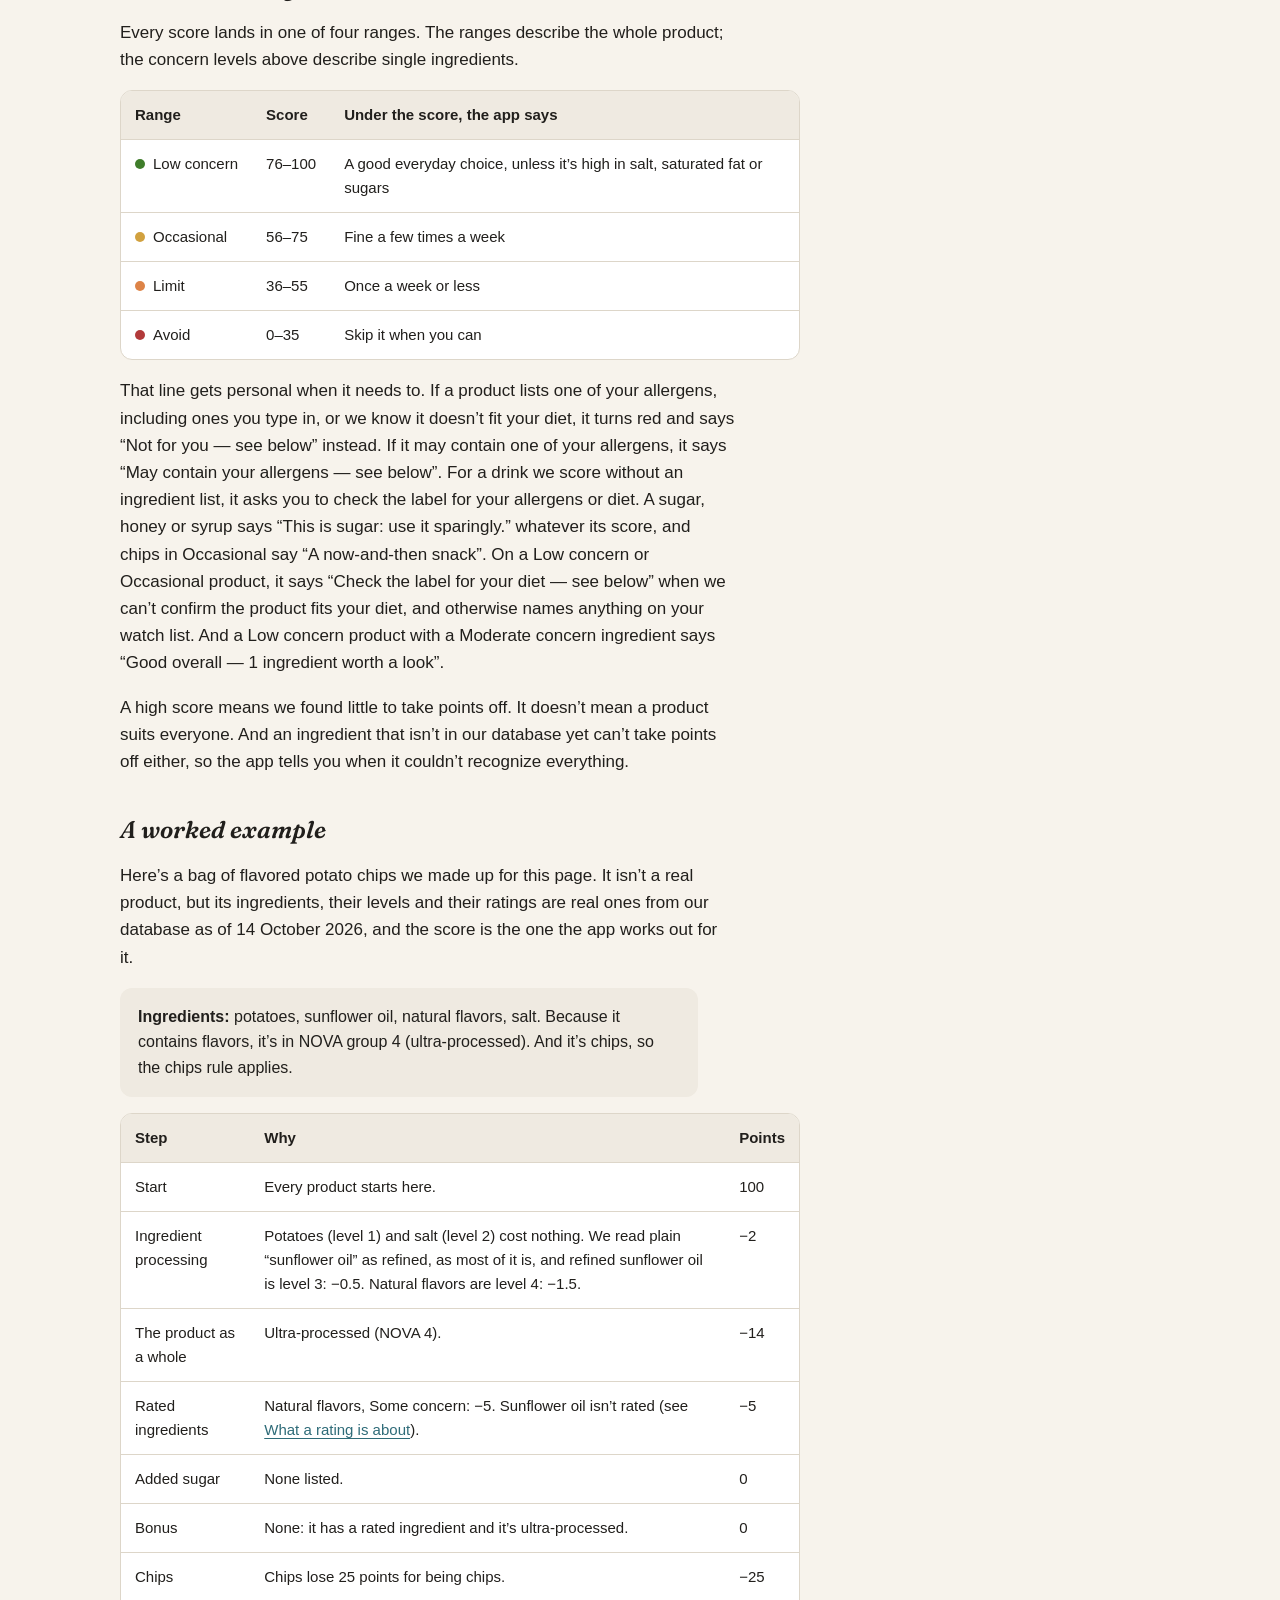
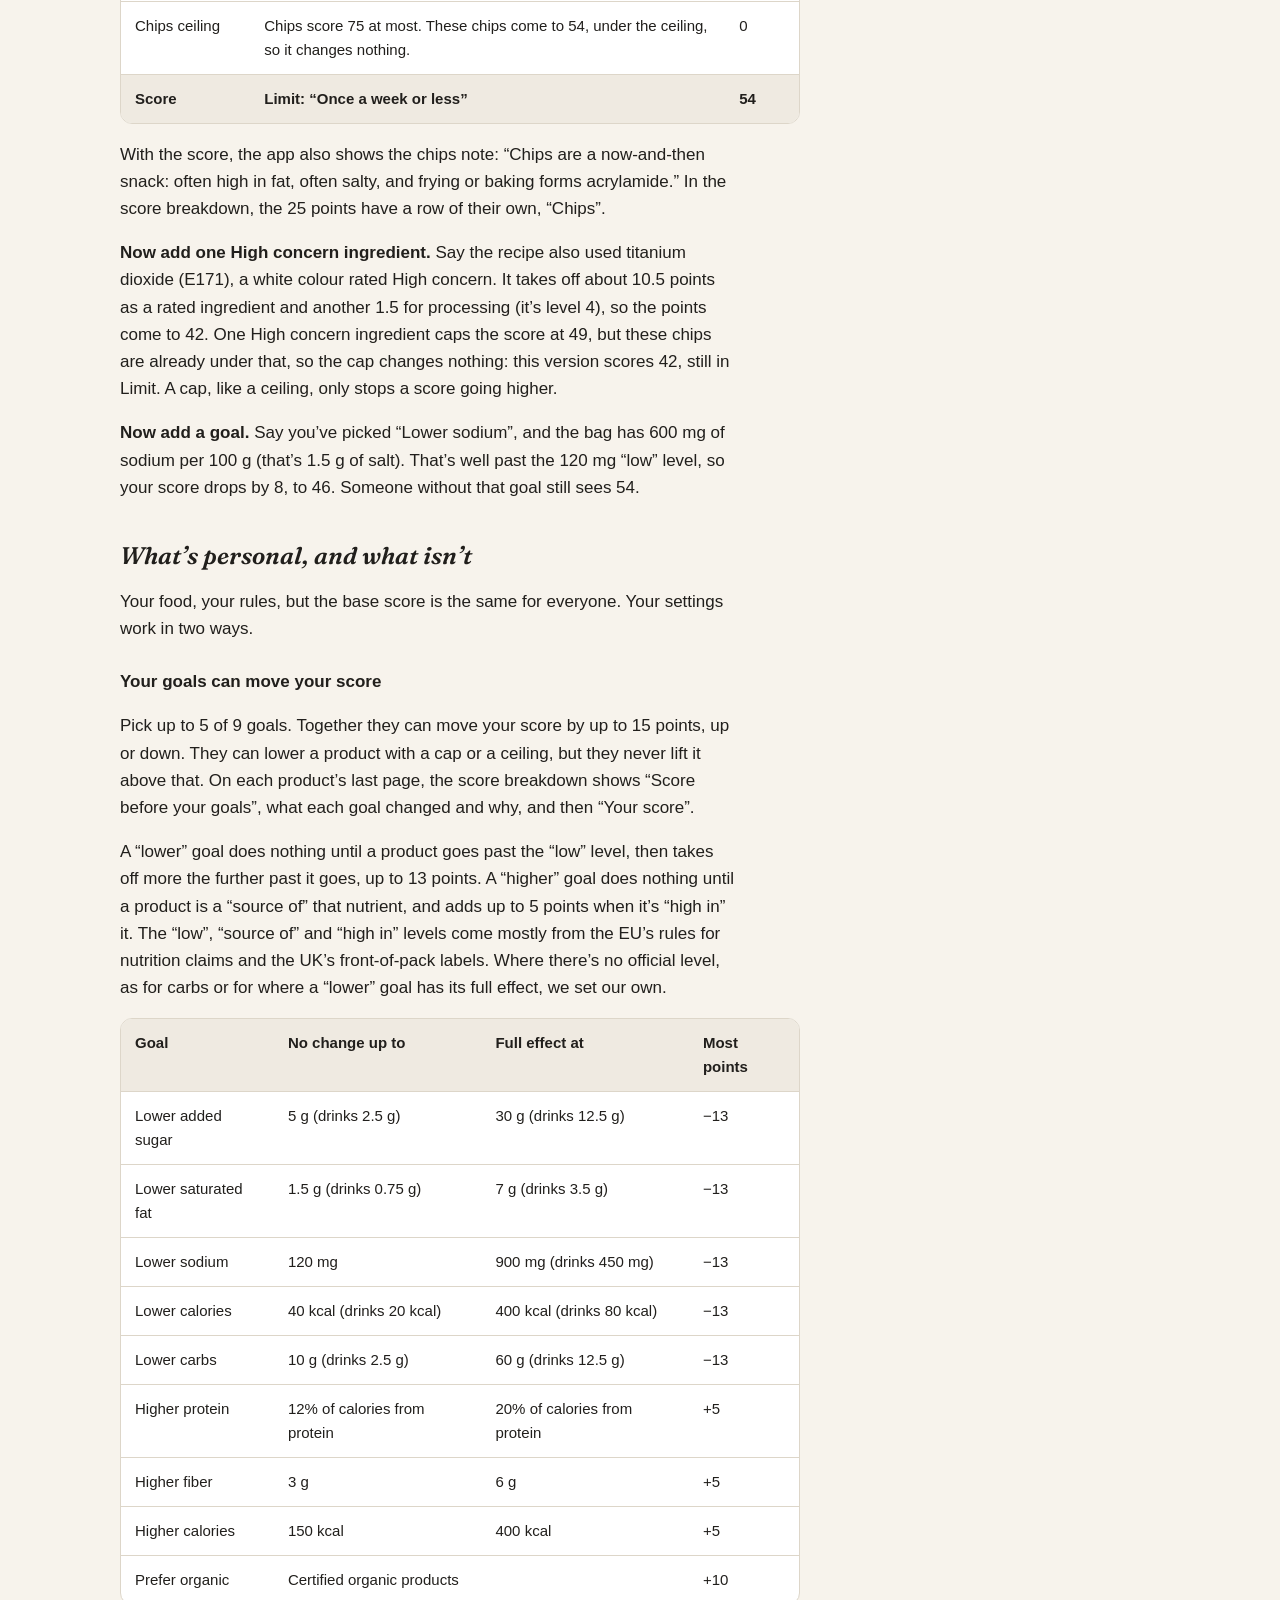
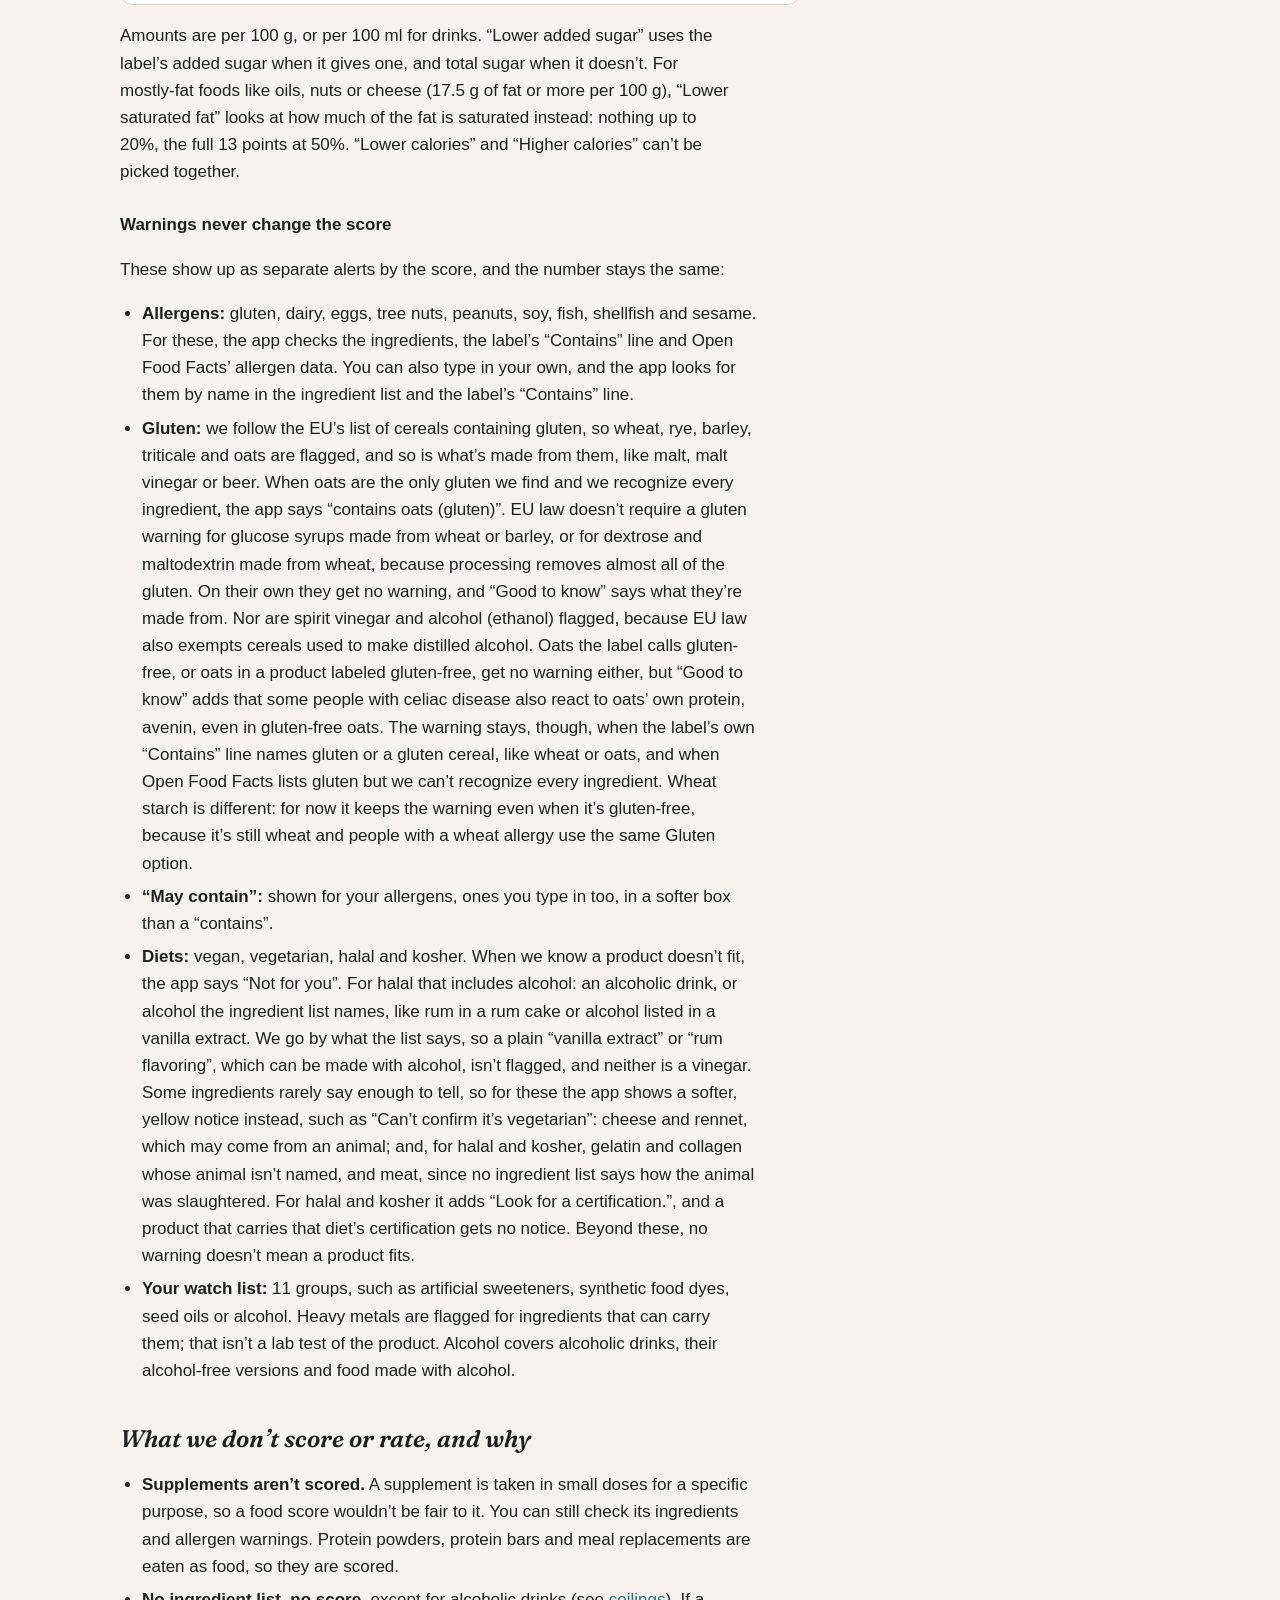
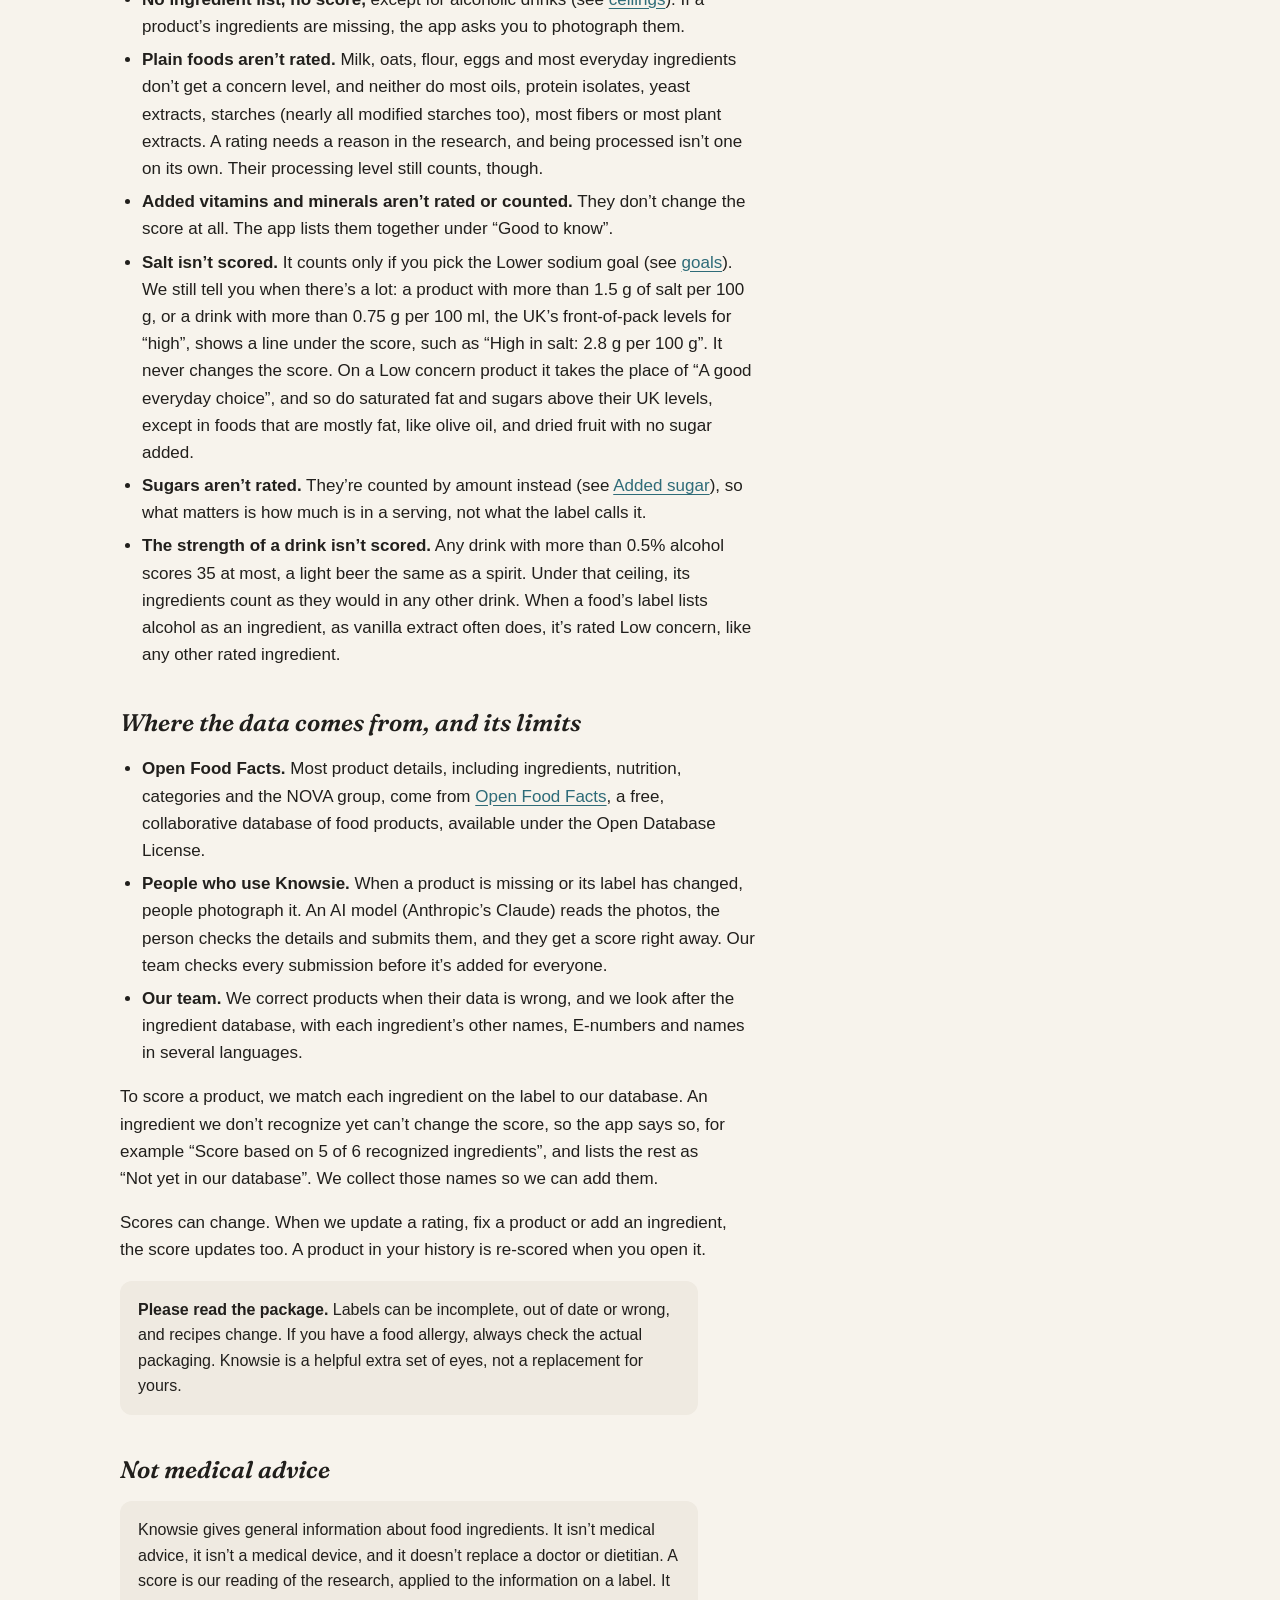
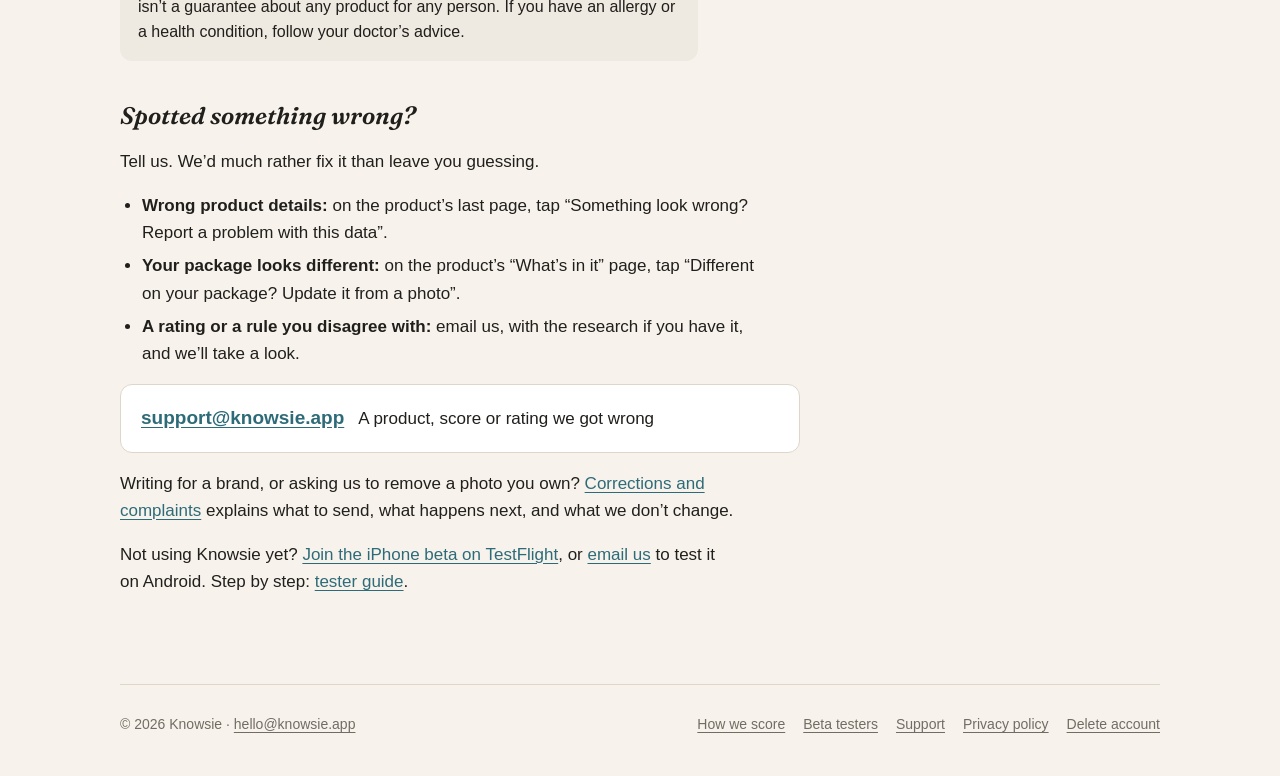
<file: how-we-score/index.html>
<!doctype html>
<html lang="en">
<head>
<meta charset="utf-8">
<meta name="viewport" content="width=device-width, initial-scale=1">
<title>How Knowsie scores food</title>
<meta name="description" content="How a Knowsie score is worked out, with the exact points: processing, the four concern levels, added sugar, caps, ceilings for some kinds of food, score ranges, goals, a worked example, and what we don't score.">
<meta name="theme-color" content="#F7F3EC">
<link rel="icon" href="/assets/favicon.svg" type="image/svg+xml">
<link rel="stylesheet" href="/assets/style.css">
</head>
<body>
<div class="wrap">
  <header class="site-header">
    <a class="brand" href="/" aria-label="Knowsie home">
      <svg class="eye" viewBox="98 243 828 538" aria-hidden="true"><path class="eye-white" d="M 498 452.647 C 496.625 452.854, 490.550 453.722, 484.500 454.578 C 454.625 458.804, 422.325 466.663, 386.050 478.533 C 369.287 484.018, 365.210 485, 359.209 485 C 352.332 485, 352.124 485.073, 351.816 487.606 C 351.526 489.997, 349.898 490.846, 332 497.935 C 277.647 519.464, 243.932 539.841, 216 568.043 C 205.534 578.610, 190 596.046, 190 597.226 C 190 598.672, 207.539 609.175, 265.677 642.542 C 291.084 657.124, 348.134 685.169, 369 693.335 C 412.681 710.429, 439.070 718.296, 476.500 725.386 C 504.211 730.635, 537.911 730.869, 563.500 725.992 C 566.250 725.468, 572.325 724.333, 577 723.471 C 581.675 722.608, 588.200 721.264, 591.500 720.484 C 594.800 719.704, 602.450 717.901, 608.500 716.476 C 631.776 710.997, 659.076 702.691, 677.500 695.484 C 683.550 693.117, 695.025 688.690, 703 685.646 C 710.975 682.602, 723.350 677.673, 730.500 674.693 C 737.650 671.712, 747.550 667.587, 752.500 665.525 C 779.068 654.459, 813.743 633.869, 829.540 619.779 C 833.411 616.326, 838.246 612.375, 840.283 611 C 842.320 609.625, 843.989 608.268, 843.993 607.985 C 843.997 607.702, 840.288 604.807, 835.750 601.553 C 831.212 598.298, 822.775 591.965, 817 587.479 C 799.887 574.188, 773.762 557.501, 745 541.489 C 739.225 538.274, 728.650 532.343, 721.500 528.308 C 698.075 515.089, 668.978 500.938, 649 493.048 C 629.341 485.284, 603.281 475.384, 597.500 473.484 C 574.398 465.890, 554.263 460.467, 536.500 457.054 C 530.450 455.892, 522.919 454.279, 519.765 453.470 C 514.504 452.121, 504.124 451.729, 498 452.647"/><path class="eye-ink" d="M 564.718 280.540 C 561.006 287.987, 557.102 296.649, 556.042 299.790 C 551.188 314.173, 541.461 348.438, 535.969 370.500 C 531.985 386.500, 530.634 410.866, 533.199 420.454 C 533.858 422.919, 534.108 425.226, 533.754 425.580 C 533.399 425.934, 527.048 425.695, 519.639 425.048 C 508.404 424.068, 502.978 424.139, 486.950 425.478 C 443.296 429.125, 403.919 437.717, 354.042 454.478 C 346.640 456.965, 340.510 459, 340.420 459 C 340.002 459, 338.815 432.607, 337.968 404.500 C 337.068 374.629, 335.092 341.887, 333.103 323.887 C 332.232 316.002, 326.027 294.931, 323.881 292.567 C 322.561 291.113, 322.006 292.233, 319.869 300.653 C 315.325 318.559, 315.003 322.754, 315.001 364.042 C 315 411.640, 315.664 418.391, 323.752 453 C 326.339 464.072, 326.488 463.705, 318 467.186 C 274.014 485.229, 248.420 499.263, 222.500 519.555 C 214.507 525.813, 197.795 542.389, 192.814 549 C 190.389 552.219, 190.118 552.339, 189.440 550.500 C 189.035 549.400, 185.452 541.300, 181.479 532.500 C 162.493 490.452, 158.672 480.273, 156.513 466 C 156.139 463.525, 155.441 459.925, 154.962 458 C 154.484 456.075, 153.106 450, 151.901 444.500 C 148.081 427.067, 141.007 399.817, 139.449 396.535 C 137.211 391.818, 127.661 377.717, 126.427 377.308 C 123.378 376.296, 121.218 399.405, 122.904 415 C 127.424 456.796, 130.946 478.971, 134.953 490.862 C 140.807 508.234, 160.806 543.209, 174.825 560.593 L 179.740 566.687 177.293 570.593 C 171.883 579.233, 167 590.449, 167 594.237 C 167 599.659, 170.413 605.853, 174.309 607.501 C 176.211 608.306, 179.317 611.368, 182 615.084 C 195.443 633.702, 243.889 667.280, 297.687 695.267 C 363.602 729.557, 395.340 741.188, 451 751.450 C 489.237 758.500, 551.741 758.772, 589 752.050 C 604.023 749.340, 612.036 747.776, 617.500 746.486 C 642.819 740.511, 650.382 738.582, 664.263 734.558 C 708.306 721.788, 780.743 692.089, 811 674.395 C 826.441 665.365, 847.403 649.704, 854.103 642.191 C 862.420 632.864, 869.879 617.891, 870.790 608.691 C 871.213 604.416, 871.029 603.820, 869.127 603.323 C 867.828 602.983, 866.229 601.046, 865.052 598.385 C 863.139 594.060, 850.082 578.218, 842.109 570.547 C 839.849 568.373, 838 566.187, 838 565.689 C 838 565.191, 840.178 562.020, 842.841 558.642 C 856.363 541.486, 867.280 523.044, 882.526 491.603 C 899.578 456.440, 902 449.856, 902 438.683 C 902 431.675, 902.136 431.667, 891.790 439.318 C 884.012 445.070, 881.688 448.146, 863.275 477.054 C 854.206 491.293, 832.764 529.925, 826.741 542.878 C 824.536 547.620, 822.592 551.663, 822.421 551.862 C 822.250 552.061, 820.172 550.657, 817.805 548.741 C 808.855 541.501, 780.810 524.181, 753.500 509.026 C 724.562 492.968, 714.089 486.660, 714.692 485.652 C 715.071 485.019, 717.341 481.426, 719.736 477.669 C 734.175 455.021, 756.946 409.262, 777.296 362 C 781.222 352.883, 789.652 327.933, 791.572 319.750 C 792.809 314.475, 790.416 317.101, 780.637 331.750 C 763.467 357.470, 727.320 432.720, 715.935 466.445 C 712.781 475.788, 709.792 483.569, 709.292 483.736 C 708.793 483.902, 700.085 480.020, 689.942 475.109 C 646.516 454.080, 602.182 438.746, 562.500 431.028 C 556.450 429.852, 549.451 428.440, 546.946 427.892 L 542.392 426.895 543.214 419.229 C 544.534 406.904, 547.700 392.470, 554.887 366 C 556.604 359.675, 559.395 348.875, 561.089 342 C 564.511 328.109, 564.261 329.165, 566.417 319.500 C 567.275 315.650, 568.892 308.450, 570.010 303.500 C 572.210 293.752, 573.954 267, 572.388 267 C 571.881 267, 568.429 273.093, 564.718 280.540 M 417.500 470.413 C 341.182 489.945, 277.584 517.788, 236 549.873 C 224.165 559.005, 190 594.174, 190 597.226 C 190 598.672, 207.550 609.181, 265.727 642.571 C 298.379 661.311, 353.979 688.034, 380.351 697.664 C 391.286 701.657, 419.150 709.961, 421.701 709.988 C 422.362 709.994, 420.883 706.585, 418.416 702.412 C 393.446 660.176, 382.512 612.898, 387.013 566.618 C 389.674 539.253, 398.179 514.038, 411.514 493.979 C 416.472 486.521, 429.693 471.029, 433.189 468.580 L 435.445 467 432.973 467.043 C 431.613 467.067, 424.650 468.583, 417.500 470.413 M 589 473.941 C 589 474.459, 589.462 475.168, 590.027 475.517 C 591.813 476.621, 598.777 491.397, 601.380 499.605 C 608.641 522.507, 610.445 535.799, 610.463 566.500 C 610.480 596.363, 609.300 606.007, 602.385 632.500 C 594.960 660.948, 577.834 695.926, 562.079 714.821 C 559.181 718.298, 557.001 721.335, 557.237 721.570 C 557.472 721.806, 561.228 721.551, 565.583 721.004 C 569.937 720.456, 576.875 719.584, 581 719.065 C 606.418 715.866, 655.386 703.590, 681 693.996 C 701.547 686.299, 718.746 679.592, 730.500 674.693 C 737.650 671.712, 747.550 667.587, 752.500 665.525 C 779.068 654.459, 813.743 633.869, 829.540 619.779 C 833.411 616.326, 838.246 612.375, 840.283 611 C 842.320 609.625, 843.989 608.268, 843.993 607.985 C 843.997 607.702, 840.288 604.807, 835.750 601.553 C 831.212 598.298, 822.775 591.965, 817 587.479 C 799.887 574.188, 773.762 557.501, 745 541.489 C 739.225 538.274, 728.650 532.343, 721.500 528.308 C 682.092 506.070, 639.230 487.418, 601.389 476.040 C 590.452 472.752, 589 472.506, 589 473.941" fill-rule="evenodd"/><path class="eye-pupil" d="M 497.500 452.690 C 474.226 455.721, 453.849 459.543, 434 464.602 C 414.581 469.551, 385.746 478.080, 386.359 478.692 C 386.576 478.909, 392.096 477.508, 398.627 475.579 C 412.594 471.453, 430.672 467.003, 433.473 467.001 C 435.316 467, 435.298 467.103, 433.189 468.580 C 429.693 471.029, 416.472 486.521, 411.514 493.979 C 398.179 514.038, 389.674 539.253, 387.013 566.618 C 382.512 612.898, 393.446 660.176, 418.416 702.412 C 420.883 706.585, 422.390 710, 421.765 710 C 421.139 710, 417.296 709.065, 413.224 707.923 C 400.726 704.416, 404.015 706.630, 417.646 710.900 C 443.588 719.027, 471.732 725.321, 495 728.201 C 514.008 730.553, 544.776 729.561, 563.500 725.992 C 566.250 725.468, 572.325 724.327, 577 723.457 C 600.563 719.071, 661.365 702.952, 663.917 700.414 C 664.795 699.541, 662.075 700.063, 657.876 701.575 C 644.441 706.412, 598.244 716.928, 581 719.075 C 576.875 719.589, 569.937 720.456, 565.583 721.004 C 561.228 721.551, 557.472 721.806, 557.237 721.570 C 557.001 721.335, 559.181 718.298, 562.079 714.821 C 583.846 688.715, 601.412 646.600, 608.718 603 C 611.224 588.049, 611.206 544.811, 608.689 530.500 C 604.301 505.552, 596.738 483.122, 590.228 475.744 C 587.437 472.580, 589.848 472.615, 600.607 475.893 C 606.439 477.670, 611.394 478.939, 611.620 478.713 C 611.846 478.488, 604.711 475.943, 595.765 473.058 C 586.819 470.174, 578.375 467.422, 577 466.943 C 571.749 465.113, 547.027 459.077, 536.500 457.054 C 530.450 455.892, 522.919 454.279, 519.765 453.470 C 514.449 452.107, 504.622 451.763, 497.500 452.690 M 352 487.500 C 352 490.559, 351.893 490.559, 360.500 487.517 L 367.500 485.042 359.750 485.021 C 352.144 485, 352 485.047, 352 487.500"/></svg>
      Knowsie
    </a>
    <nav class="site-nav" aria-label="Main">
      <a href="/how-we-score/" aria-current="page">How we score</a>
      <a href="/beta/">Beta</a>
      <a href="/support/">Support</a>
      <a href="/privacy/">Privacy</a>
    </nav>
  </header>

  <main class="doc narrow">
    <h1>How Knowsie scores food</h1>
    <p class="meta">Last updated 13 November 2026</p>

    <p>No mystery numbers here. A score is only useful if you can see where it comes from, so this page lays out how Knowsie scores food, with the exact points. In the app, each product&rsquo;s score breakdown shows what took points off, and you can tap any rated ingredient to see why it&rsquo;s there. The base score is the same for everyone, and brands can&rsquo;t pay for a better one. Ever. Places among alternatives and in lists are never sold.</p>

    <nav class="toc" aria-label="On this page">
      <p><strong>On this page</strong></p>
      <ul>
        <li><a href="#start-at-100">Every product starts at 100</a></li>
        <li><a href="#concern-levels">Four concern levels for ingredients</a></li>
        <li><a href="#score-ranges">Four score ranges</a></li>
        <li><a href="#worked-example">A worked example</a></li>
        <li><a href="#personal">What&rsquo;s personal, and what isn&rsquo;t</a></li>
        <li><a href="#not-scored">What we don&rsquo;t score or rate</a></li>
        <li><a href="#data">Where the data comes from</a></li>
        <li><a href="#not-medical-advice">Not medical advice</a></li>
        <li><a href="#spotted-something-wrong">Spotted something wrong?</a></li>
      </ul>
    </nav>

    <h2 id="start-at-100">Every product starts at 100</h2>
    <p>Points come off for processing, for the ingredients we rate and for added sugar, and chips lose 25 points for being chips. A few kinds of food earn a small bonus. The score never goes below 0 or above 100, and it&rsquo;s rounded to a whole number at the end.</p>
    <div class="table-scroll" role="region" aria-label="What changes the score" tabindex="0">
      <table>
        <thead>
          <tr><th scope="col">What</th><th scope="col">Points</th><th scope="col">Most in total</th></tr>
        </thead>
        <tbody>
          <tr><td>Each level 3 (processed) ingredient</td><td class="num">&minus;0.5</td><td rowspan="2">&minus;35 for these two together</td></tr>
          <tr><td>Each level 4 (ultra-processed) ingredient</td><td class="num">&minus;1.5</td></tr>
          <tr><td>The product as a whole is processed (NOVA 3)</td><td class="num">&minus;5</td><td rowspan="2">One or the other</td></tr>
          <tr><td>The product as a whole is ultra-processed (NOVA 4)</td><td class="num">&minus;14</td></tr>
          <tr><td>Each Low concern ingredient</td><td class="num">&minus;2</td><td rowspan="4">&minus;40 for all rated ingredients together</td></tr>
          <tr><td>Each Some concern ingredient</td><td class="num">&minus;5</td></tr>
          <tr><td>Each Moderate concern ingredient</td><td class="num">&minus;8</td></tr>
          <tr><td>Each High concern ingredient</td><td class="num">&minus;10 to &minus;15</td></tr>
          <tr><td>Added sugar in a serving</td><td class="num">0 to &minus;15</td><td>&minus;15, counted once per product</td></tr>
          <tr><td>Whole-food bonus</td><td class="num">+5</td><td rowspan="2">+10 for both</td></tr>
          <tr><td>Fermented-food bonus</td><td class="num">+5</td></tr>
        </tbody>
        <tbody>
          <tr><th scope="rowgroup" colspan="3">Kinds of food with a ceiling</th></tr>
          <tr><td>Chips and similar snacks</td><td class="num">&minus;25</td><td>Then a score of 75 at most</td></tr>
          <tr><td>A sugar, honey or syrup, sold as itself</td><td class="num">None</td><td>A score of 50 at most</td></tr>
          <tr><td>An alcoholic drink (over 0.5% alcohol)</td><td class="num">None</td><td>A score of 35 at most</td></tr>
        </tbody>
      </table>
    </div>
    <p>On top of the points, some ingredients cap the score, and these kinds of food have a ceiling. More on <a href="#caps">caps</a> and <a href="#ceilings">ceilings</a> below.</p>

    <h3 id="processing">Processing</h3>
    <p>Every ingredient in our database has a processing level from 1 to 4:</p>
    <ul>
      <li><strong>Level 1:</strong> food as it comes, like potatoes, oats, milk or eggs.</li>
      <li><strong>Level 2:</strong> lightly processed, like salt, flour, extra virgin olive oil or yogurt.</li>
      <li><strong>Level 3:</strong> processed, like refined sunflower oil or skimmed milk powder.</li>
      <li><strong>Level 4:</strong> ultra-processed, like flavors, maltodextrin or whey protein isolate.</li>
    </ul>
    <p>Levels 1 and 2 cost nothing. Each level 3 ingredient costs 0.5 points and each level 4 ingredient 1.5. All of this together can cost up to 35 points.</p>
    <p>Frying, extruding and recombining don&rsquo;t show up in an ingredient list, so we also look at the product as a whole. For that we use its NOVA group, a widely used system that sorts food into four groups by how processed it is. A processed product (NOVA 3) loses 5 points and an ultra-processed one (NOVA 4) loses 14. The NOVA group comes from Open Food Facts. For a product our team has added or corrected, the team sets it, and for one you&rsquo;ve just photographed, the app works it out from the ingredients. If we don&rsquo;t know a product&rsquo;s NOVA group, nothing comes off.</p>
    <p>Sugars are left out of the per-ingredient processing points, because they&rsquo;re counted by amount (see <a href="#added-sugar">Added sugar</a>). Added vitamins and minerals are left out too.</p>

    <h3 id="rated-ingredients">Rated ingredients</h3>
    <p>Each ingredient we rate takes off points by its concern level: 2 for Low concern, 5 for Some, 8 for Moderate, and 10 to 15 for High. Together they can take off up to 40 points. Each ingredient counts once per product, however many times the label lists it, and so does a substance that two ingredients share (see <a href="#what-a-rating-covers">What a rating is about</a>). When a label lists an oil blend, like &ldquo;sunflower and/or palm oil&rdquo;, we count it once, by its worst oil: here palm oil, which is High concern. The levels are explained <a href="#concern-levels">below</a>.</p>

    <h3 id="added-sugar">Added sugar</h3>
    <p>Sugar is sugar. Whether the label says sugar, honey, syrup or fruit juice concentrate, we count how much added sugar is in a serving, once per product.</p>
    <div class="table-scroll" role="region" aria-label="Added sugar points" tabindex="0">
      <table class="fit">
        <thead>
          <tr><th scope="col">Added sugar in a serving</th><th scope="col">Points</th></tr>
        </thead>
        <tbody>
          <tr><td>Up to 2 g</td><td class="num">0</td></tr>
          <tr><td>Over 2 g, up to 5 g</td><td class="num">&minus;2</td></tr>
          <tr><td>Over 5 g, up to 10 g</td><td class="num">&minus;5</td></tr>
          <tr><td>Over 10 g, up to 15 g</td><td class="num">&minus;8</td></tr>
          <tr><td>Over 15 g, up to 25 g</td><td class="num">&minus;12</td></tr>
          <tr><td>Over 25 g</td><td class="num">&minus;15</td></tr>
        </tbody>
      </table>
    </div>
    <p>We use the serving on the label when it&rsquo;s realistic. Otherwise we use a typical serving for that kind of product, based on the US FDA&rsquo;s reference serving sizes, or 50 g when we can&rsquo;t tell what kind of food it is.</p>
    <p>Most labels outside the US don&rsquo;t say how much of the sugar is added, so then we estimate it:</p>
    <ul>
      <li>From the total sugar on the label. Some of it may come from fruit or milk, so this costs 8 points at most, unless a sugar is the first ingredient.</li>
      <li>If the label gives no sugar figures at all, from where sugar sits in the ingredient list: 12 points if it&rsquo;s the first ingredient, 5 if it&rsquo;s in the first three, and 2 if it&rsquo;s further down.</li>
    </ul>
    <p>The app tells you when a sugar figure is an estimate. Sugar that&rsquo;s naturally in milk or fruit doesn&rsquo;t count on its own, and fruit juice concentrate doesn&rsquo;t count in drinks, jams or fruit spreads. Fermented foods like kombucha, kefir or sauerkraut lose only half the sugar points, because fermentation uses up some of the sugar. Yogurt doesn&rsquo;t get this discount, because its sugar is usually added after fermentation.</p>

    <h3 id="bonuses">Bonuses</h3>
    <ul>
      <li><strong>Whole food, +5:</strong> every ingredient we recognize is level 1 or 2, there&rsquo;s no rated ingredient and no added sugar, and the product as a whole isn&rsquo;t processed (NOVA 1 or 2, or unknown).</li>
      <li><strong>Fermented food, +5:</strong> yogurt, kefir, kombucha, sauerkraut, kimchi, miso, kvass and the like, and any product that lists cultures among its own ingredients. It applies even when the product contains additives.</li>
    </ul>

    <h3 id="caps">Some ingredients cap the score</h3>
    <p>However well a product does on everything else, these ingredients set the highest score it can get:</p>
    <div class="table-scroll" role="region" aria-label="Score caps" tabindex="0">
      <table class="fit">
        <thead>
          <tr><th scope="col">The product contains</th><th scope="col">Highest possible score</th></tr>
        </thead>
        <tbody>
          <tr><td>1 High concern ingredient</td><td class="num">49</td></tr>
          <tr><td>2 or more High concern ingredients</td><td class="num">25</td></tr>
          <tr><td>3 or 4 Moderate concern ingredients</td><td class="num">65</td></tr>
          <tr><td>5 or 6 Moderate concern ingredients</td><td class="num">50</td></tr>
          <tr><td>7 or more Moderate concern ingredients</td><td class="num">35</td></tr>
        </tbody>
      </table>
    </div>
    <p>If two caps apply, the lower one counts, and the same goes for a cap and a ceiling. So a product with one High concern ingredient scores 49 at most, in the Limit range, however good the rest of it is.</p>

    <h3 id="ceilings">Some kinds of food have a ceiling</h3>
    <p>Some foods are a concern for what they are, whatever else is in them. Three kinds have a ceiling: the highest score they can get. A ceiling works like a cap: on its own it doesn&rsquo;t take points off, it stops the score going higher. Processing, rated ingredients and sugar can still take a product lower, and when a cap is lower than the ceiling, the cap counts.</p>
    <div class="table-scroll" role="region" aria-label="Ceilings for kinds of food" tabindex="0">
      <table>
        <thead>
          <tr><th scope="col">Kind of food</th><th scope="col">Points</th><th scope="col">Highest possible score</th><th scope="col">The app tells you</th></tr>
        </thead>
        <tbody>
          <tr><td>A sugar, honey or syrup</td><td class="num">None</td><td class="num">50 (Limit)</td><td>Under the score: &ldquo;This is sugar: use it sparingly.&rdquo;</td></tr>
          <tr><td>Chips and similar snacks</td><td class="num">&minus;25</td><td class="num">75 (Occasional)</td><td>With the score: &ldquo;Chips are a now-and-then snack: often high in fat, often salty, and frying or baking forms acrylamide.&rdquo; For popped chips and rice or corn cakes, it ends &ldquo;the high heat that pops them forms acrylamide.&rdquo;</td></tr>
          <tr><td>An alcoholic drink</td><td class="num">None</td><td class="num">35 (Avoid)</td><td>With the score: &ldquo;This is an alcoholic drink. Alcohol is a known cause of cancer, and no amount is risk-free.&rdquo;</td></tr>
        </tbody>
      </table>
    </div>
    <ul>
      <li><strong>Sugar, honey and syrups:</strong> products that are a sugar, such as white or brown sugar, coconut sugar, honey, maple or agave syrup, molasses, or a syrup you dilute into a drink. Sugar is sugar, whatever the shop calls it. Small additions, like vanilla or a flavoring, don&rsquo;t change that. Food that has sugar in it but isn&rsquo;t a sugar, like jam, sweets, sauces or ready-to-drink drinks, isn&rsquo;t in this group: its sugar is counted by amount (see <a href="#added-sugar">Added sugar</a>). Nor are sugar-free sweeteners, like stevia or erythritol.</li>
      <li><strong>Chips:</strong> potato chips, including ones made from potato dough, like stacked chips or potato rings; tortilla and corn chips; and vegetable chips, all fried or baked with oil. The rest of the chips family counts too: corn and cheese puffs, veggie straws, potato sticks, prawn crackers, popped chips, pita and bread chips, lentil, chickpea and grain chips, fried banana and apple chips, toasted or seasoned coconut chips, and savory rice, corn and multigrain cakes made with oil (5 g of fat or more per 100 g). They lose 25 points, before any cap or ceiling, and then score 75 at most, so no chips reach Low concern. Plainer chips still score higher than heavily flavored ones: plain salted chips (potatoes, sunflower oil and salt, a processed product) score 70, and the flavored chips in our <a href="#worked-example">worked example</a> 54. When chips land in Occasional, the line under the score says &ldquo;A now-and-then snack&rdquo; instead of &ldquo;Fine a few times a week&rdquo;. Popcorn, pretzels, crackers, nuts and plain rice cakes aren&rsquo;t in the family: they&rsquo;re scored like other foods. Nor are puffs made without oil, sweet puffs and sweet rice cakes (like chocolate or caramel ones), fries and oven chips, or dried and freeze-dried fruit.</li>
      <li><strong>Alcoholic drinks:</strong> beer, wine, cider, spirits and other drinks with more than 0.5% alcohol by volume score 35 at most, in Avoid, however strong or light they are. When the label gives no figure, a drink sold as beer, wine, cider or spirits counts too. We score these drinks even when there&rsquo;s no ingredient list. Then, if you&rsquo;ve set allergens or a diet, the app tells you it can&rsquo;t check the drink for them. Drinks with 0.5% or less, like alcohol-free beer, have no ceiling, and neither does food made with alcohol, like a rum cake or cooking wine. Both show on the Alcohol watch list, if you&rsquo;ve picked it.</li>
    </ul>
    <p>A product gets one ceiling at most, the strictest that applies. Your goals can lower a product under its ceiling, but never lift it above: organic plain chips with &ldquo;Prefer organic&rdquo; (+10) would reach 80, and score 75.</p>

    <h2 id="concern-levels">Four concern levels for ingredients</h2>
    <p>We rate additives, and other ingredients such as palm oil, when research points to a possible effect on health at the amounts found in food. Being processed isn&rsquo;t enough on its own: that&rsquo;s what the processing points are for. Each rated ingredient gets one of four levels.</p>
    <div class="table-scroll" role="region" aria-label="Concern levels" tabindex="0">
      <table>
        <thead>
          <tr><th scope="col">Level</th><th scope="col">Points</th><th scope="col">Also</th><th scope="col">For example</th></tr>
        </thead>
        <tbody>
          <tr><td><span class="tier-dot tier-green" aria-hidden="true"></span>Low concern</td><td class="num">&minus;2</td><td>&mdash;</td><td>Citric acid, guar gum, potassium sorbate</td></tr>
          <tr><td><span class="tier-dot tier-yellow" aria-hidden="true"></span>Some concern</td><td class="num">&minus;5</td><td>&mdash;</td><td>Natural flavors, maltodextrin, xanthan gum, phosphoric acid</td></tr>
          <tr><td><span class="tier-dot tier-orange" aria-hidden="true"></span>Moderate concern</td><td class="num">&minus;8</td><td>3 or more cap the score</td><td>Aspartame, sucralose, carrageenan, sodium benzoate</td></tr>
          <tr><td><span class="tier-dot tier-red" aria-hidden="true"></span>High concern</td><td class="num">&minus;10 to &minus;15</td><td>1 caps the score at 49</td><td>Titanium dioxide (E171), potassium bromate, sodium nitrite, palm oil</td></tr>
        </tbody>
      </table>
    </div>
    <p>Within High concern, the more serious the concern, the more points come off. And remember the processing points: most rated additives are level 3 or 4, which costs another 0.5 or 1.5 there. Natural flavors, for example, are Some concern and level 4, so they take off 6.5 points in total.</p>

    <h3 id="what-a-rating-covers">What a rating is about</h3>
    <p>A rating is about the evidence on that ingredient itself, from studies in people and in animals. It isn&rsquo;t about how processed the ingredient is, because the processing points already count that, or about how much fat it brings, which your goals can look at. A few rules follow from that:</p>
    <ul>
      <li><strong>Oils are rated only for a specific hazard.</strong> Palm oil is High concern because of contaminants that form when it&rsquo;s refined, and partially hydrogenated oils are High concern for their trans fats. Most seed oils, like sunflower, rapeseed (canola), soybean or corn oil, aren&rsquo;t rated. Their processing level still counts.</li>
      <li><strong>An additive the label doesn&rsquo;t name is rated one level stricter.</strong> Plain &ldquo;thickener&rdquo; could be one of many, so it&rsquo;s Some concern, one level above common named ones like guar gum or pectin (Low concern). Plain &ldquo;flavoring&rdquo; is Some concern too, while a named one like vanillin is Low concern, and an extract that names its source, like garlic extract, isn&rsquo;t rated.</li>
      <li><strong>One substance counts once.</strong> Guarana is rated for its caffeine, so a drink that lists both caffeine and guarana pays for its caffeine once, by the stricter rating. Both still show in the ingredient list, and each still costs its processing points. In the same way, nitrite counts once: when a meat lists both celery powder and sodium nitrite, the sodium nitrite is the one rated.</li>
      <li><strong>Celery powder that cures meat counts as nitrite.</strong> Meat sold as &ldquo;uncured&rdquo;, or with &ldquo;no nitrates or nitrites added&rdquo;, is often cured with celery powder or juice instead, and ends up with nitrite all the same. So in a cured meat, celery powder is rated High concern, like sodium nitrite. In a soup or a seasoning it&rsquo;s just celery, and it isn&rsquo;t rated. For now we only read this on English-language labels.</li>
    </ul>

    <h3 id="how-a-level-is-chosen">How a level is chosen</h3>
    <p>A level is our reading of the evidence: published studies, in people and in animals, and assessments by food-safety authorities such as EFSA in Europe, the FDA in the US and the WHO. New ratings are checked against the original documents and approved by our team before they reach the app, and we&rsquo;re re-checking older ratings the same way. A rating can change when the evidence does, or when we take a fresh look at it.</p>
    <p>A level isn&rsquo;t a legal status. An ingredient can be allowed in food and still be rated Some or Moderate concern, because we look at the research, not just at what&rsquo;s permitted.</p>
    <p>In the app, tap any rated ingredient to read &ldquo;Why this rating&rdquo; in plain words. Tap &ldquo;Show the research&rdquo; for the longer story and, for nearly all ingredients, the sources we used.</p>

    <h2 id="score-ranges">Four score ranges</h2>
    <p>Every score lands in one of four ranges. The ranges describe the whole product; the concern levels above describe single ingredients.</p>
    <div class="table-scroll" role="region" aria-label="Score ranges" tabindex="0">
      <table class="fit">
        <thead>
          <tr><th scope="col">Range</th><th scope="col">Score</th><th scope="col">Under the score, the app says</th></tr>
        </thead>
        <tbody>
          <tr><td><span class="tier-dot tier-green" aria-hidden="true"></span>Low concern</td><td class="num">76&ndash;100</td><td>A good everyday choice, unless it&rsquo;s high in salt, saturated fat or sugars</td></tr>
          <tr><td><span class="tier-dot tier-yellow" aria-hidden="true"></span>Occasional</td><td class="num">56&ndash;75</td><td>Fine a few times a week</td></tr>
          <tr><td><span class="tier-dot tier-orange" aria-hidden="true"></span>Limit</td><td class="num">36&ndash;55</td><td>Once a week or less</td></tr>
          <tr><td><span class="tier-dot tier-red" aria-hidden="true"></span>Avoid</td><td class="num">0&ndash;35</td><td>Skip it when you can</td></tr>
        </tbody>
      </table>
    </div>
    <p>That line gets personal when it needs to. If a product lists one of your allergens, including ones you type in, or we know it doesn&rsquo;t fit your diet, it turns red and says &ldquo;Not for you &mdash; see below&rdquo; instead. If it may contain one of your allergens, it says &ldquo;May contain your allergens &mdash; see below&rdquo;. For a drink we score without an ingredient list, it asks you to check the label for your allergens or diet. A sugar, honey or syrup says &ldquo;This is sugar: use it sparingly.&rdquo; whatever its score, and chips in Occasional say &ldquo;A now-and-then snack&rdquo;. On a Low concern or Occasional product, it says &ldquo;Check the label for your diet &mdash; see below&rdquo; when we can&rsquo;t confirm the product fits your diet, and otherwise names anything on your watch list. And a Low concern product with a Moderate concern ingredient says &ldquo;Good overall &mdash; 1 ingredient worth a look&rdquo;.</p>
    <p>A high score means we found little to take points off. It doesn&rsquo;t mean a product suits everyone. And an ingredient that isn&rsquo;t in our database yet can&rsquo;t take points off either, so the app tells you when it couldn&rsquo;t recognize everything.</p>

    <h2 id="worked-example">A worked example</h2>
    <p>Here&rsquo;s a bag of flavored potato chips we made up for this page. It isn&rsquo;t a real product, but its ingredients, their levels and their ratings are real ones from our database as of 14 October 2026, and the score is the one the app works out for it.</p>
    <p class="callout"><strong>Ingredients:</strong> potatoes, sunflower oil, natural flavors, salt. Because it contains flavors, it&rsquo;s in NOVA group 4 (ultra-processed). And it&rsquo;s chips, so the chips rule applies.</p>
    <div class="table-scroll" role="region" aria-label="Worked example" tabindex="0">
      <table class="fit">
        <thead>
          <tr><th scope="col">Step</th><th scope="col">Why</th><th scope="col">Points</th></tr>
        </thead>
        <tbody>
          <tr><td>Start</td><td>Every product starts here.</td><td class="num">100</td></tr>
          <tr><td>Ingredient processing</td><td>Potatoes (level 1) and salt (level 2) cost nothing. We read plain &ldquo;sunflower oil&rdquo; as refined, as most of it is, and refined sunflower oil is level 3: &minus;0.5. Natural flavors are level 4: &minus;1.5.</td><td class="num">&minus;2</td></tr>
          <tr><td>The product as a whole</td><td>Ultra-processed (NOVA 4).</td><td class="num">&minus;14</td></tr>
          <tr><td>Rated ingredients</td><td>Natural flavors, Some concern: &minus;5. Sunflower oil isn&rsquo;t rated (see <a href="#what-a-rating-covers">What a rating is about</a>).</td><td class="num">&minus;5</td></tr>
          <tr><td>Added sugar</td><td>None listed.</td><td class="num">0</td></tr>
          <tr><td>Bonus</td><td>None: it has a rated ingredient and it&rsquo;s ultra-processed.</td><td class="num">0</td></tr>
          <tr><td>Chips</td><td>Chips lose 25 points for being chips.</td><td class="num">&minus;25</td></tr>
          <tr><td>Chips ceiling</td><td>Chips score 75 at most. These chips come to 54, under the ceiling, so it changes nothing.</td><td class="num">0</td></tr>
          <tr class="total"><td>Score</td><td>Limit: &ldquo;Once a week or less&rdquo;</td><td class="num">54</td></tr>
        </tbody>
      </table>
    </div>
    <p>With the score, the app also shows the chips note: &ldquo;Chips are a now-and-then snack: often high in fat, often salty, and frying or baking forms acrylamide.&rdquo; In the score breakdown, the 25 points have a row of their own, &ldquo;Chips&rdquo;.</p>
    <p><strong>Now add one High concern ingredient.</strong> Say the recipe also used titanium dioxide (E171), a white colour rated High concern. It takes off about 10.5 points as a rated ingredient and another 1.5 for processing (it&rsquo;s level 4), so the points come to 42. One High concern ingredient caps the score at 49, but these chips are already under that, so the cap changes nothing: this version scores 42, still in Limit. A cap, like a ceiling, only stops a score going higher.</p>
    <p><strong>Now add a goal.</strong> Say you&rsquo;ve picked &ldquo;Lower sodium&rdquo;, and the bag has 600 mg of sodium per 100 g (that&rsquo;s 1.5 g of salt). That&rsquo;s well past the 120 mg &ldquo;low&rdquo; level, so your score drops by 8, to 46. Someone without that goal still sees 54.</p>

    <h2 id="personal">What&rsquo;s personal, and what isn&rsquo;t</h2>
    <p>Your food, your rules, but the base score is the same for everyone. Your settings work in two ways.</p>

    <h3 id="goals">Your goals can move your score</h3>
    <p>Pick up to 5 of 9 goals. Together they can move your score by up to 15 points, up or down. They can lower a product with a cap or a ceiling, but they never lift it above that. On each product&rsquo;s last page, the score breakdown shows &ldquo;Score before your goals&rdquo;, what each goal changed and why, and then &ldquo;Your score&rdquo;.</p>
    <p>A &ldquo;lower&rdquo; goal does nothing until a product goes past the &ldquo;low&rdquo; level, then takes off more the further past it goes, up to 13 points. A &ldquo;higher&rdquo; goal does nothing until a product is a &ldquo;source of&rdquo; that nutrient, and adds up to 5 points when it&rsquo;s &ldquo;high in&rdquo; it. The &ldquo;low&rdquo;, &ldquo;source of&rdquo; and &ldquo;high in&rdquo; levels come mostly from the EU&rsquo;s rules for nutrition claims and the UK&rsquo;s front-of-pack labels. Where there&rsquo;s no official level, as for carbs or for where a &ldquo;lower&rdquo; goal has its full effect, we set our own.</p>
    <div class="table-scroll" role="region" aria-label="Goals" tabindex="0">
      <table>
        <thead>
          <tr><th scope="col">Goal</th><th scope="col">No change up to</th><th scope="col">Full effect at</th><th scope="col">Most points</th></tr>
        </thead>
        <tbody>
          <tr><td>Lower added sugar</td><td>5 g (drinks 2.5 g)</td><td>30 g (drinks 12.5 g)</td><td class="num">&minus;13</td></tr>
          <tr><td>Lower saturated fat</td><td>1.5 g (drinks 0.75 g)</td><td>7 g (drinks 3.5 g)</td><td class="num">&minus;13</td></tr>
          <tr><td>Lower sodium</td><td>120 mg</td><td>900 mg (drinks 450 mg)</td><td class="num">&minus;13</td></tr>
          <tr><td>Lower calories</td><td>40 kcal (drinks 20 kcal)</td><td>400 kcal (drinks 80 kcal)</td><td class="num">&minus;13</td></tr>
          <tr><td>Lower carbs</td><td>10 g (drinks 2.5 g)</td><td>60 g (drinks 12.5 g)</td><td class="num">&minus;13</td></tr>
          <tr><td>Higher protein</td><td>12% of calories from protein</td><td>20% of calories from protein</td><td class="num">+5</td></tr>
          <tr><td>Higher fiber</td><td>3 g</td><td>6 g</td><td class="num">+5</td></tr>
          <tr><td>Higher calories</td><td>150 kcal</td><td>400 kcal</td><td class="num">+5</td></tr>
          <tr><td>Prefer organic</td><td colspan="2">Certified organic products</td><td class="num">+10</td></tr>
        </tbody>
      </table>
    </div>
    <p>Amounts are per 100 g, or per 100 ml for drinks. &ldquo;Lower added sugar&rdquo; uses the label&rsquo;s added sugar when it gives one, and total sugar when it doesn&rsquo;t. For mostly-fat foods like oils, nuts or cheese (17.5 g of fat or more per 100 g), &ldquo;Lower saturated fat&rdquo; looks at how much of the fat is saturated instead: nothing up to 20%, the full 13 points at 50%. &ldquo;Lower calories&rdquo; and &ldquo;Higher calories&rdquo; can&rsquo;t be picked together.</p>

    <h3 id="warnings">Warnings never change the score</h3>
    <p>These show up as separate alerts by the score, and the number stays the same:</p>
    <ul>
      <li><strong>Allergens:</strong> gluten, dairy, eggs, tree nuts, peanuts, soy, fish, shellfish and sesame. For these, the app checks the ingredients, the label&rsquo;s &ldquo;Contains&rdquo; line and Open Food Facts&rsquo; allergen data. You can also type in your own, and the app looks for them by name in the ingredient list and the label&rsquo;s &ldquo;Contains&rdquo; line.</li>
      <li><strong>Gluten:</strong> we follow the EU&rsquo;s list of cereals containing gluten, so wheat, rye, barley, triticale and oats are flagged, and so is what&rsquo;s made from them, like malt, malt vinegar or beer. When oats are the only gluten we find and we recognize every ingredient, the app says &ldquo;contains oats (gluten)&rdquo;. EU law doesn&rsquo;t require a gluten warning for glucose syrups made from wheat or barley, or for dextrose and maltodextrin made from wheat, because processing removes almost all of the gluten. On their own they get no warning, and &ldquo;Good to know&rdquo; says what they&rsquo;re made from. Nor are spirit vinegar and alcohol (ethanol) flagged, because EU law also exempts cereals used to make distilled alcohol. Oats the label calls gluten-free, or oats in a product labeled gluten-free, get no warning either, but &ldquo;Good to know&rdquo; adds that some people with celiac disease also react to oats&rsquo; own protein, avenin, even in gluten-free oats. The warning stays, though, when the label&rsquo;s own &ldquo;Contains&rdquo; line names gluten or a gluten cereal, like wheat or oats, and when Open Food Facts lists gluten but we can&rsquo;t recognize every ingredient. Wheat starch is different: for now it keeps the warning even when it&rsquo;s gluten-free, because it&rsquo;s still wheat and people with a wheat allergy use the same Gluten option.</li>
      <li><strong>&ldquo;May contain&rdquo;:</strong> shown for your allergens, ones you type in too, in a softer box than a &ldquo;contains&rdquo;.</li>
      <li><strong>Diets:</strong> vegan, vegetarian, halal and kosher. When we know a product doesn&rsquo;t fit, the app says &ldquo;Not for you&rdquo;. For halal that includes alcohol: an alcoholic drink, or alcohol the ingredient list names, like rum in a rum cake or alcohol listed in a vanilla extract. We go by what the list says, so a plain &ldquo;vanilla extract&rdquo; or &ldquo;rum flavoring&rdquo;, which can be made with alcohol, isn&rsquo;t flagged, and neither is a vinegar. Some ingredients rarely say enough to tell, so for these the app shows a softer, yellow notice instead, such as &ldquo;Can&rsquo;t confirm it&rsquo;s vegetarian&rdquo;: cheese and rennet, which may come from an animal; and, for halal and kosher, gelatin and collagen whose animal isn&rsquo;t named, and meat, since no ingredient list says how the animal was slaughtered. For halal and kosher it adds &ldquo;Look for a certification.&rdquo;, and a product that carries that diet&rsquo;s certification gets no notice. Beyond these, no warning doesn&rsquo;t mean a product fits.</li>
      <li><strong>Your watch list:</strong> 11 groups, such as artificial sweeteners, synthetic food dyes, seed oils or alcohol. Heavy metals are flagged for ingredients that can carry them; that isn&rsquo;t a lab test of the product. Alcohol covers alcoholic drinks, their alcohol-free versions and food made with alcohol.</li>
    </ul>

    <h2 id="not-scored">What we don&rsquo;t score or rate, and why</h2>
    <ul>
      <li><strong>Supplements aren&rsquo;t scored.</strong> A supplement is taken in small doses for a specific purpose, so a food score wouldn&rsquo;t be fair to it. You can still check its ingredients and allergen warnings. Protein powders, protein bars and meal replacements are eaten as food, so they are scored.</li>
      <li><strong>No ingredient list, no score,</strong> except for alcoholic drinks (see <a href="#ceilings">ceilings</a>). If a product&rsquo;s ingredients are missing, the app asks you to photograph them.</li>
      <li><strong>Plain foods aren&rsquo;t rated.</strong> Milk, oats, flour, eggs and most everyday ingredients don&rsquo;t get a concern level, and neither do most oils, protein isolates, yeast extracts, starches (nearly all modified starches too), most fibers or most plant extracts. A rating needs a reason in the research, and being processed isn&rsquo;t one on its own. Their processing level still counts, though.</li>
      <li><strong>Added vitamins and minerals aren&rsquo;t rated or counted.</strong> They don&rsquo;t change the score at all. The app lists them together under &ldquo;Good to know&rdquo;.</li>
      <li><strong>Salt isn&rsquo;t scored.</strong> It counts only if you pick the Lower sodium goal (see <a href="#goals">goals</a>). We still tell you when there&rsquo;s a lot: a product with more than 1.5 g of salt per 100 g, or a drink with more than 0.75 g per 100 ml, the UK&rsquo;s front-of-pack levels for &ldquo;high&rdquo;, shows a line under the score, such as &ldquo;High in salt: 2.8 g per 100 g&rdquo;. It never changes the score. On a Low concern product it takes the place of &ldquo;A good everyday choice&rdquo;, and so do saturated fat and sugars above their UK levels, except in foods that are mostly fat, like olive oil, and dried fruit with no sugar added.</li>
      <li><strong>Sugars aren&rsquo;t rated.</strong> They&rsquo;re counted by amount instead (see <a href="#added-sugar">Added sugar</a>), so what matters is how much is in a serving, not what the label calls it.</li>
      <li><strong>The strength of a drink isn&rsquo;t scored.</strong> Any drink with more than 0.5% alcohol scores 35 at most, a light beer the same as a spirit. Under that ceiling, its ingredients count as they would in any other drink. When a food&rsquo;s label lists alcohol as an ingredient, as vanilla extract often does, it&rsquo;s rated Low concern, like any other rated ingredient.</li>
    </ul>

    <h2 id="data">Where the data comes from, and its limits</h2>
    <ul>
      <li><strong>Open Food Facts.</strong> Most product details, including ingredients, nutrition, categories and the NOVA group, come from <a href="https://world.openfoodfacts.org/">Open Food Facts</a>, a free, collaborative database of food products, available under the Open Database License.</li>
      <li><strong>People who use Knowsie.</strong> When a product is missing or its label has changed, people photograph it. An AI model (Anthropic&rsquo;s Claude) reads the photos, the person checks the details and submits them, and they get a score right away. Our team checks every submission before it&rsquo;s added for everyone.</li>
      <li><strong>Our team.</strong> We correct products when their data is wrong, and we look after the ingredient database, with each ingredient&rsquo;s other names, E-numbers and names in several languages.</li>
    </ul>
    <p>To score a product, we match each ingredient on the label to our database. An ingredient we don&rsquo;t recognize yet can&rsquo;t change the score, so the app says so, for example &ldquo;Score based on 5 of 6 recognized ingredients&rdquo;, and lists the rest as &ldquo;Not yet in our database&rdquo;. We collect those names so we can add them.</p>
    <p>Scores can change. When we update a rating, fix a product or add an ingredient, the score updates too. A product in your history is re-scored when you open it.</p>
    <p class="callout"><strong>Please read the package.</strong> Labels can be incomplete, out of date or wrong, and recipes change. If you have a food allergy, always check the actual packaging. Knowsie is a helpful extra set of eyes, not a replacement for yours.</p>

    <h2 id="not-medical-advice">Not medical advice</h2>
    <p class="callout">Knowsie gives general information about food ingredients. It isn&rsquo;t medical advice, it isn&rsquo;t a medical device, and it doesn&rsquo;t replace a doctor or dietitian. A score is our reading of the research, applied to the information on a label. It isn&rsquo;t a guarantee about any product for any person. If you have an allergy or a health condition, follow your doctor&rsquo;s advice.</p>

    <h2 id="spotted-something-wrong">Spotted something wrong?</h2>
    <p>Tell us. We&rsquo;d much rather fix it than leave you guessing.</p>
    <ul>
      <li><strong>Wrong product details:</strong> on the product&rsquo;s last page, tap &ldquo;Something look wrong? Report a problem with this data&rdquo;.</li>
      <li><strong>Your package looks different:</strong> on the product&rsquo;s &ldquo;What&rsquo;s in it&rdquo; page, tap &ldquo;Different on your package? Update it from a photo&rdquo;.</li>
      <li><strong>A rating or a rule you disagree with:</strong> email us, with the research if you have it, and we&rsquo;ll take a look.</li>
    </ul>
    <div class="contact-card"><strong><a href="mailto:support@knowsie.app">support@knowsie.app</a></strong><span>A product, score or rating we got wrong</span></div>
    <p>Writing for a brand, or asking us to remove a photo you own? <a href="/corrections/">Corrections and complaints</a> explains what to send, what happens next, and what we don&rsquo;t change.</p>
    <p>Not using Knowsie yet? <a href="https://testflight.apple.com/join/k9gsg8Mm">Join the iPhone beta on TestFlight</a>, or <a href="mailto:hello@knowsie.app?subject=Android%20beta%3A%20I'd%20like%20to%20test%20Knowsie&amp;body=Hi!%20I'd%20like%20to%20test%20Knowsie%20on%20Android.%0A%0AThe%20email%20of%20the%20Google%20account%20I%20use%20in%20Google%20Play%3A%0A">email us</a> to test it on Android. Step by step: <a href="/beta/">tester guide</a>.</p>
  </main>

  <footer class="site-footer">
    <span>&copy; 2026 Knowsie &middot; <a href="mailto:hello@knowsie.app">hello@knowsie.app</a></span>
    <nav aria-label="Footer">
      <a href="/how-we-score/">How we score</a>
      <a href="/beta/">Beta testers</a>
      <a href="/support/">Support</a>
      <a href="/privacy/">Privacy policy</a>
      <a href="/delete-account/">Delete account</a>
    </nav>
  </footer>
</div>
</body>
</html>
</file>
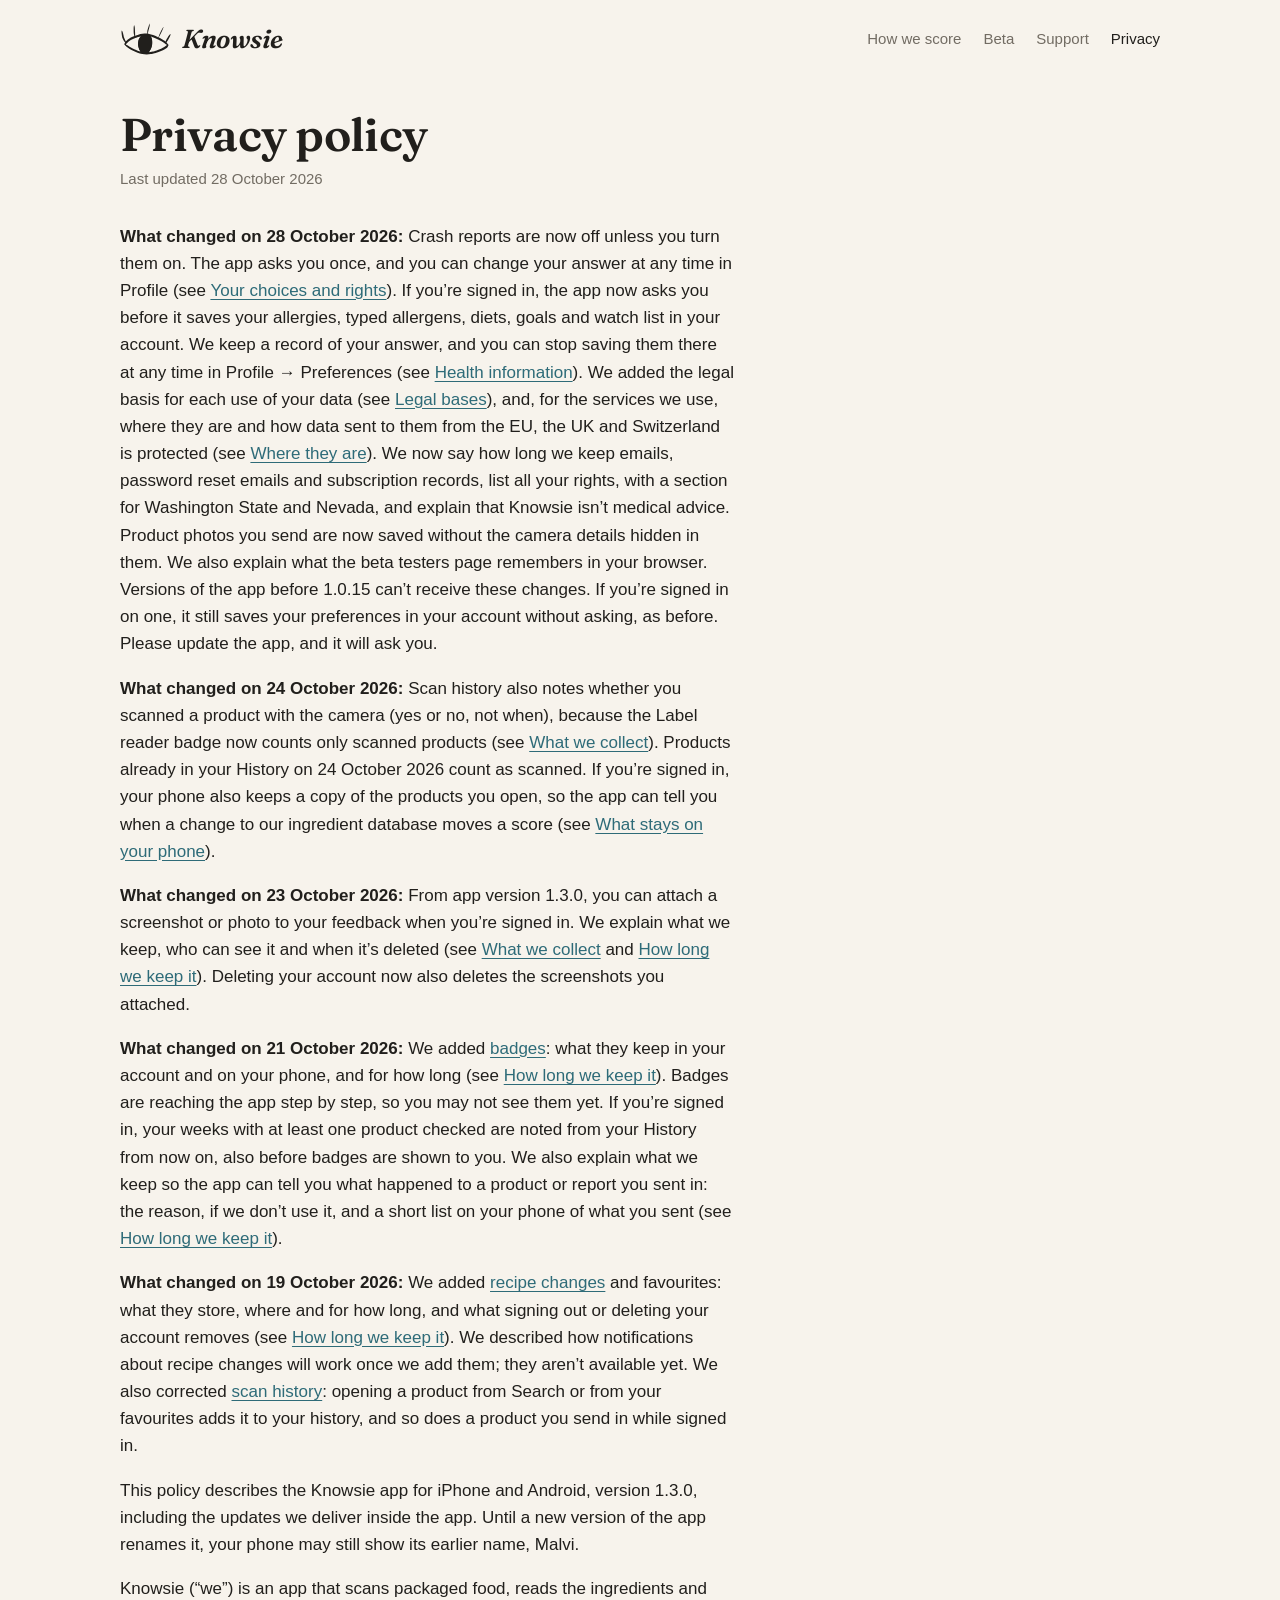
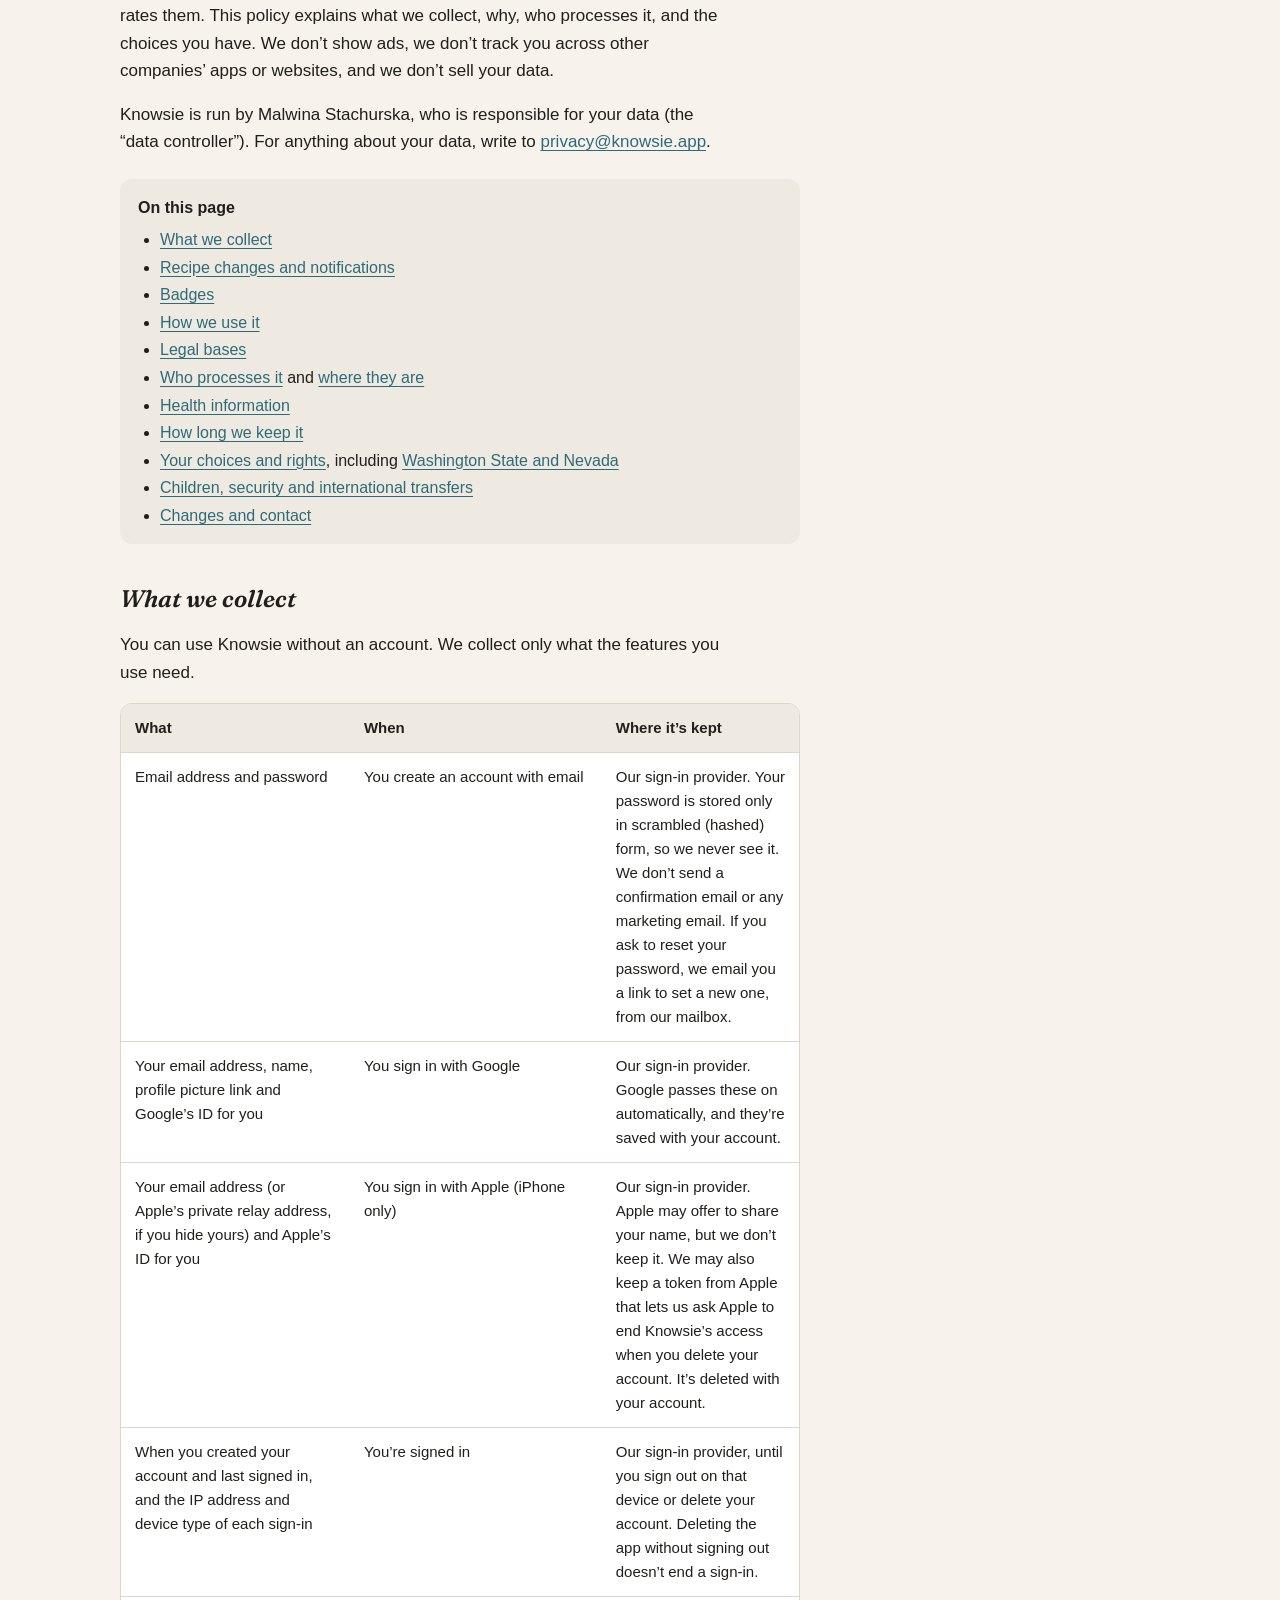
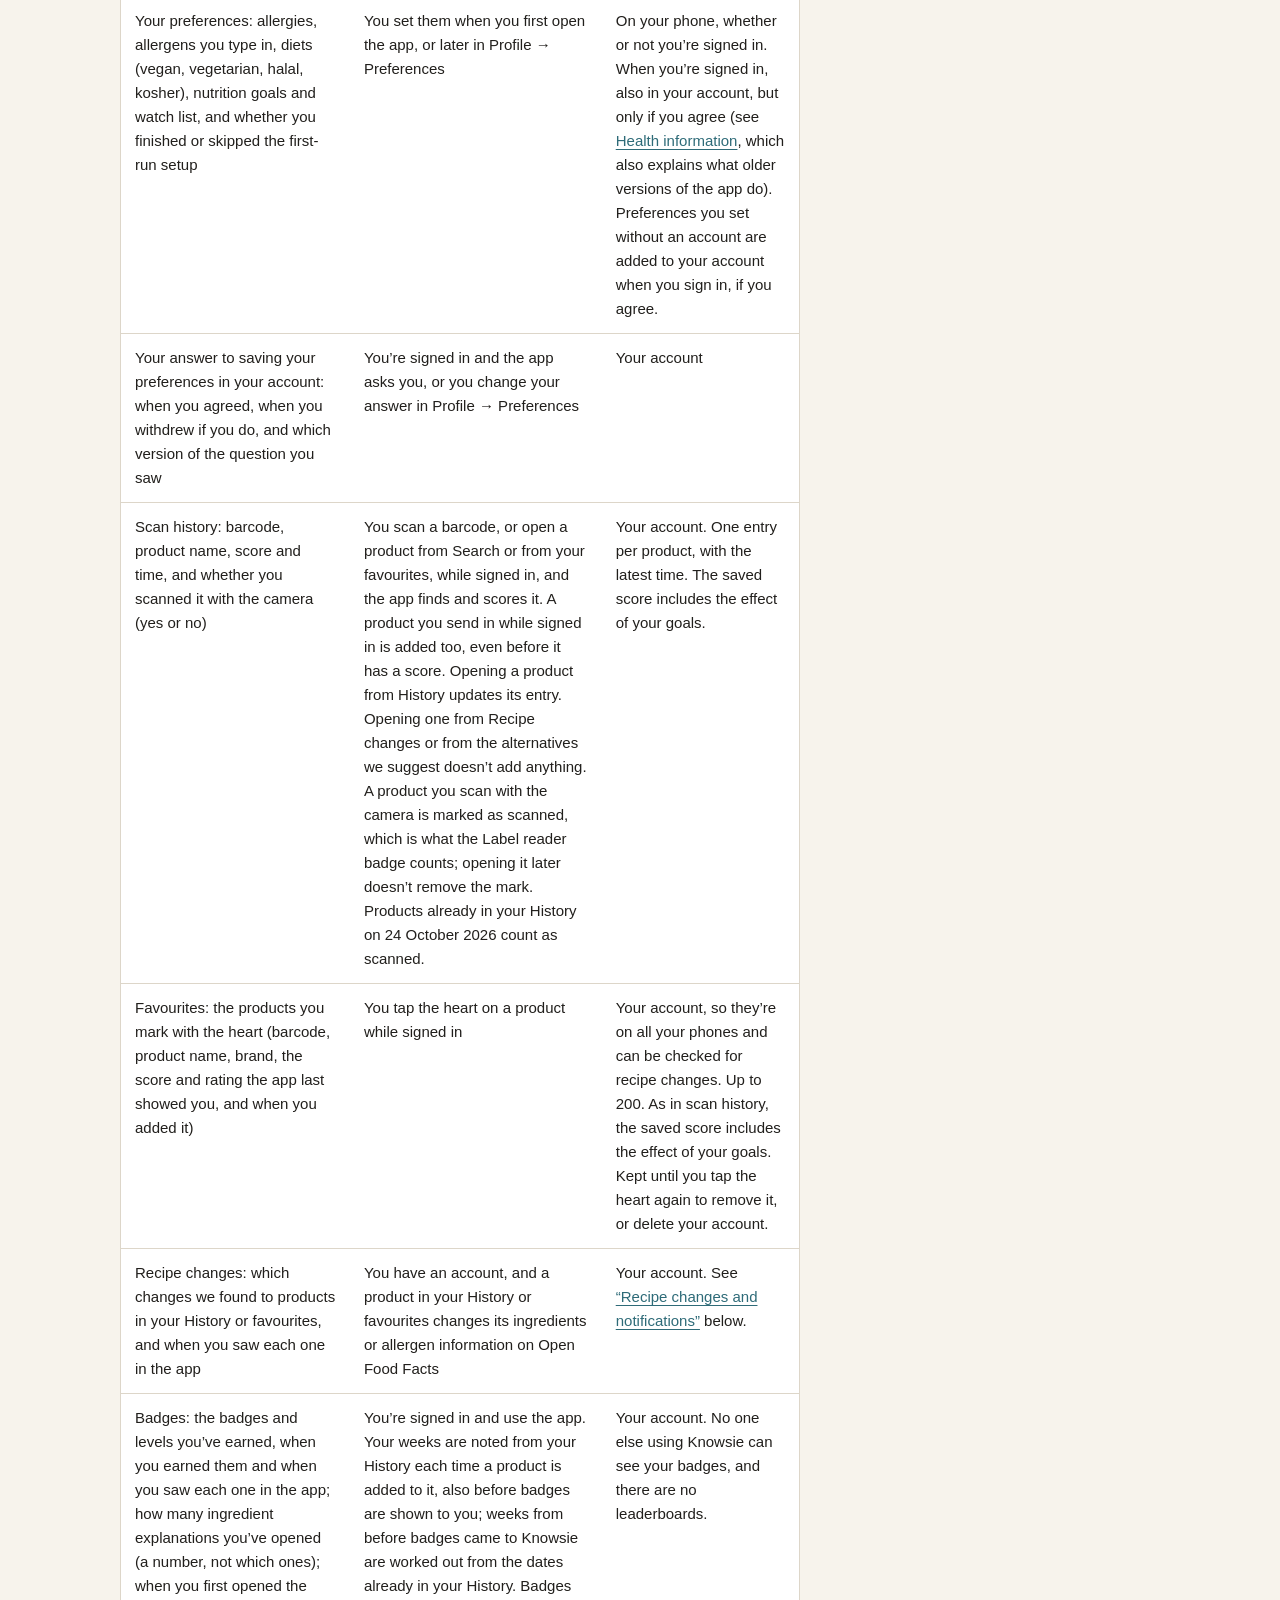
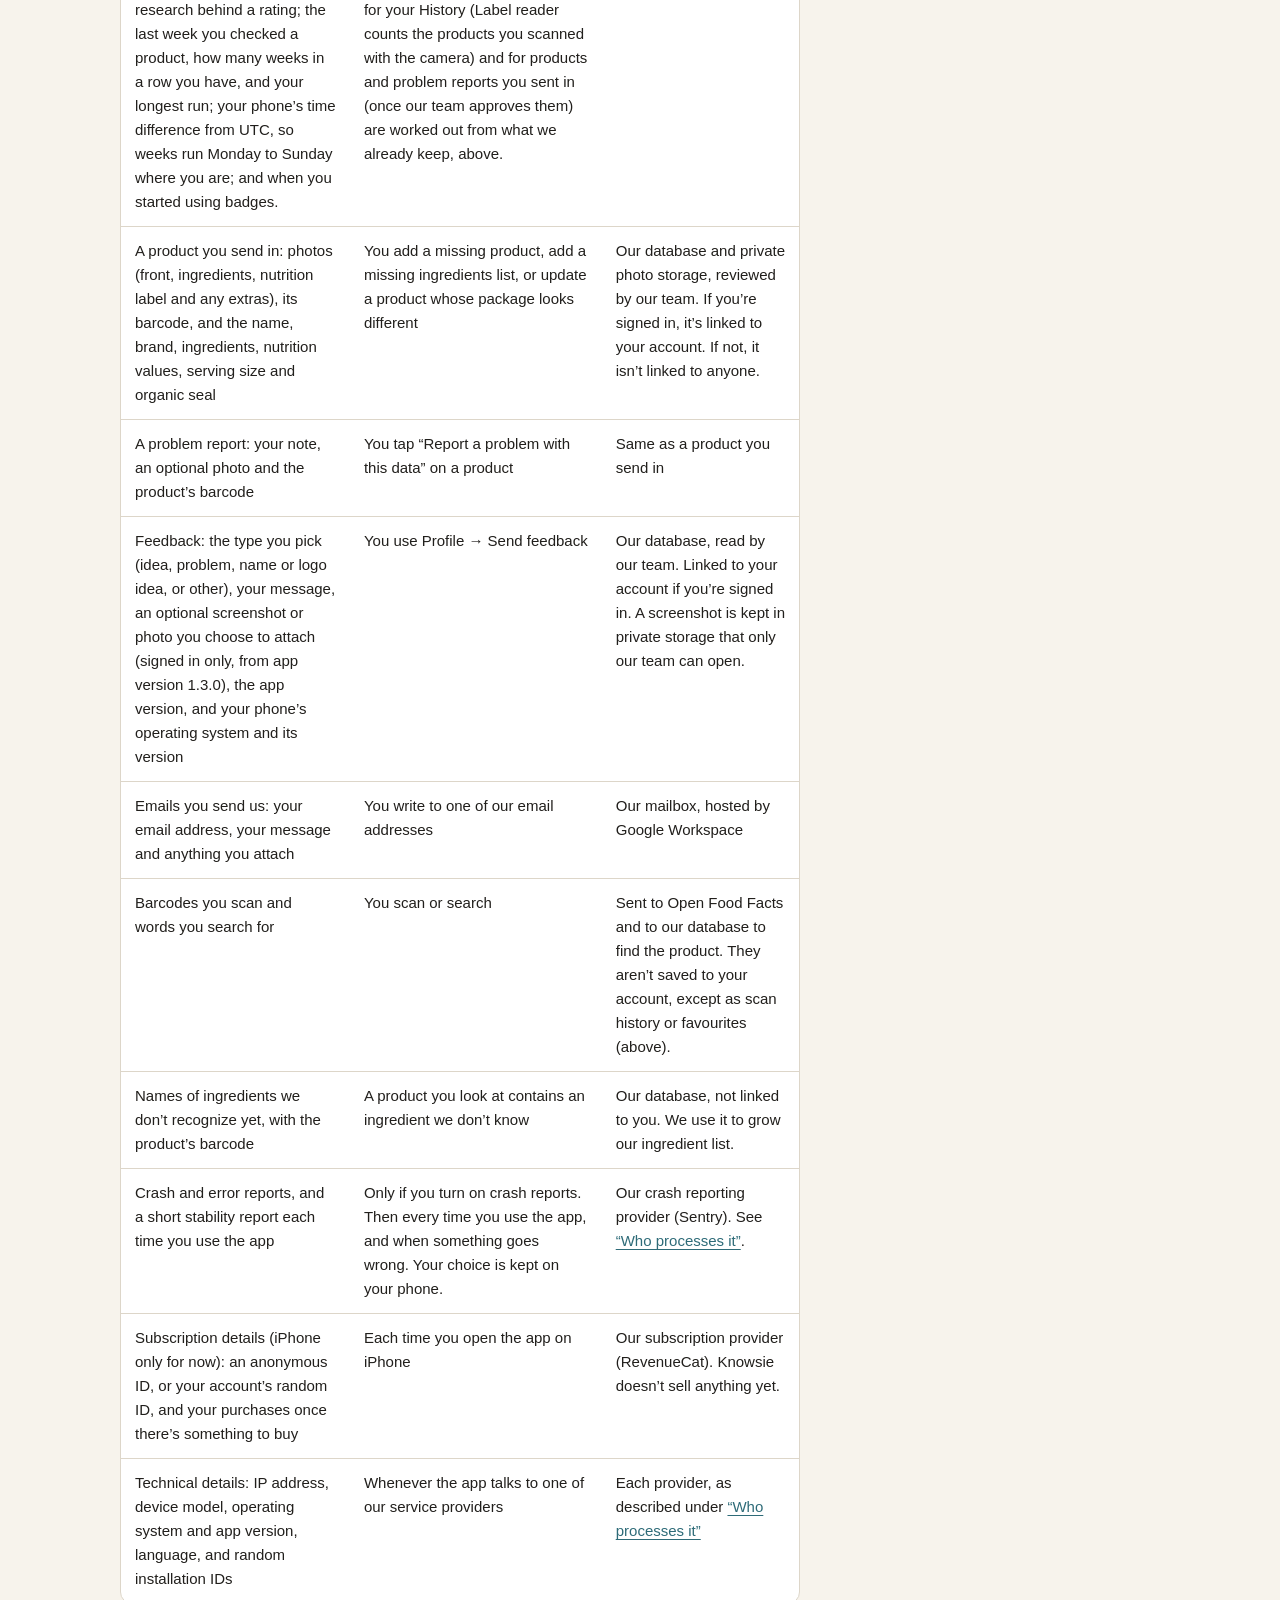
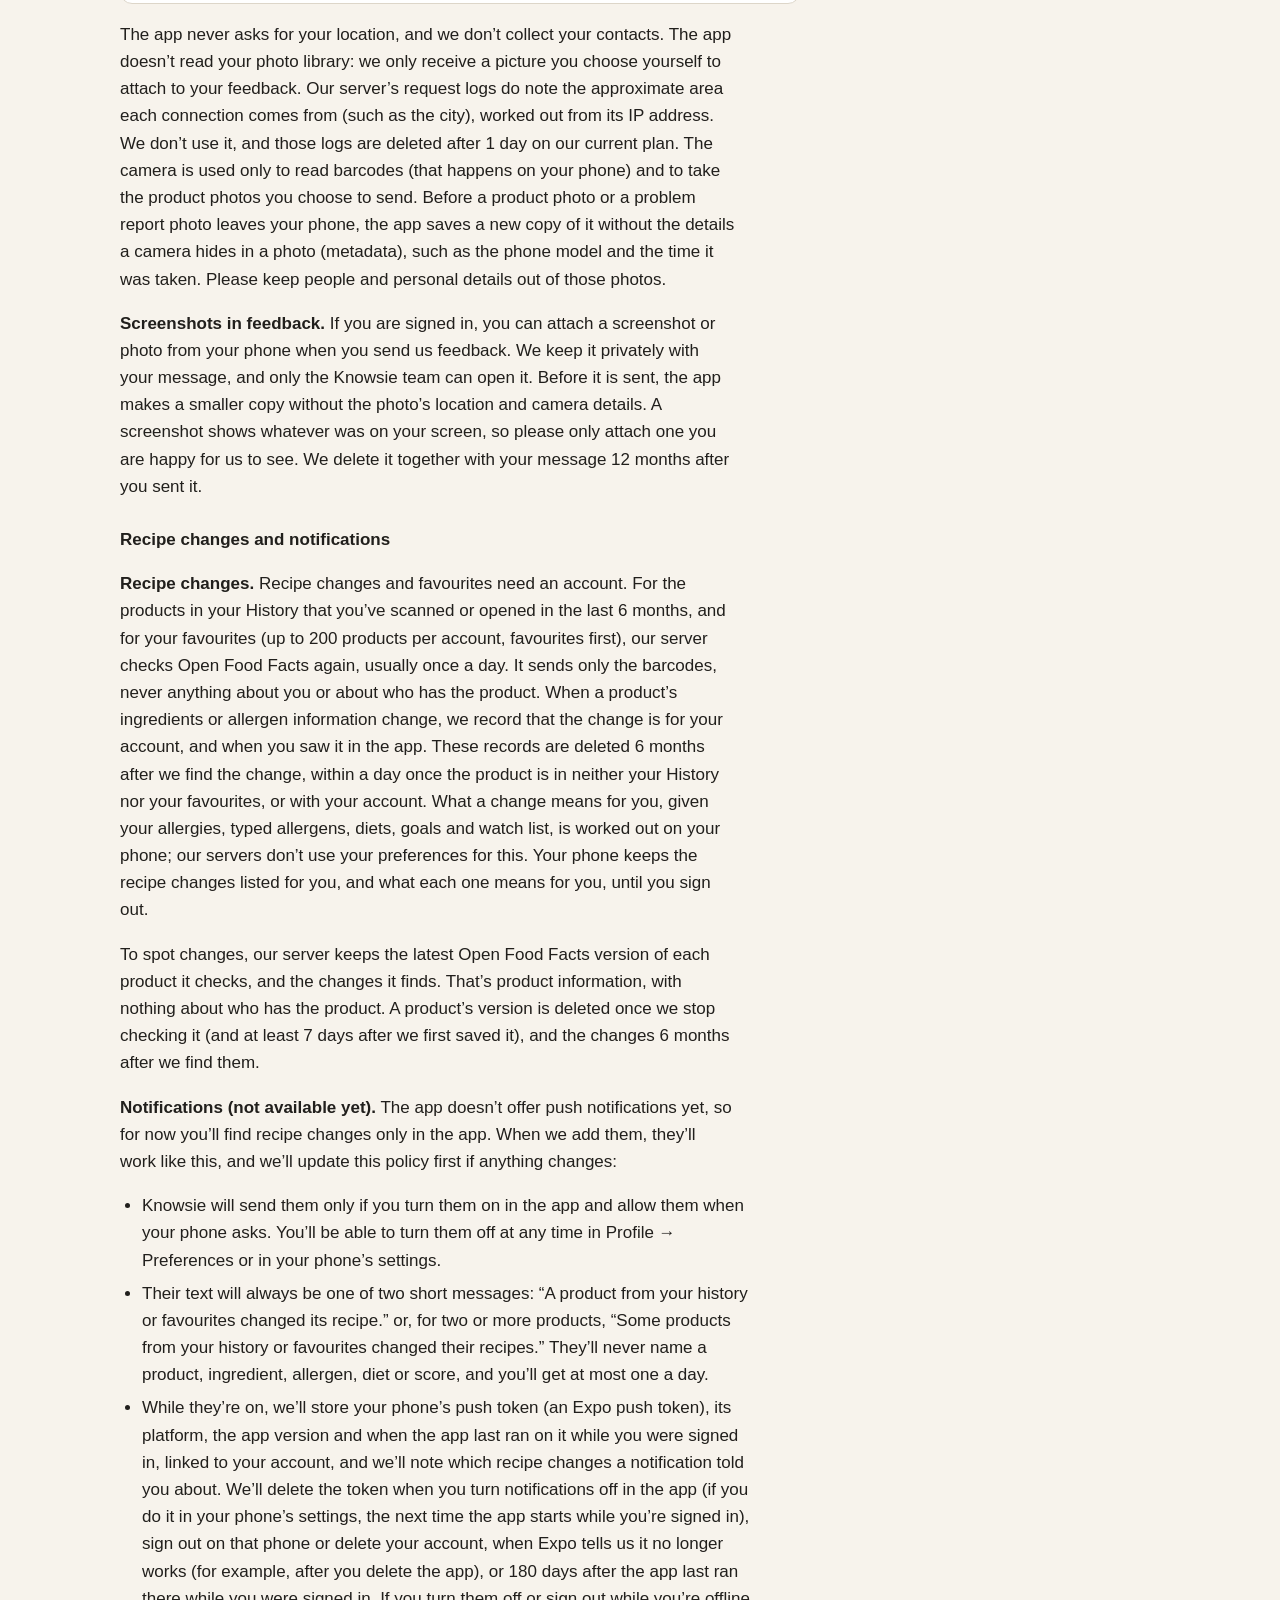
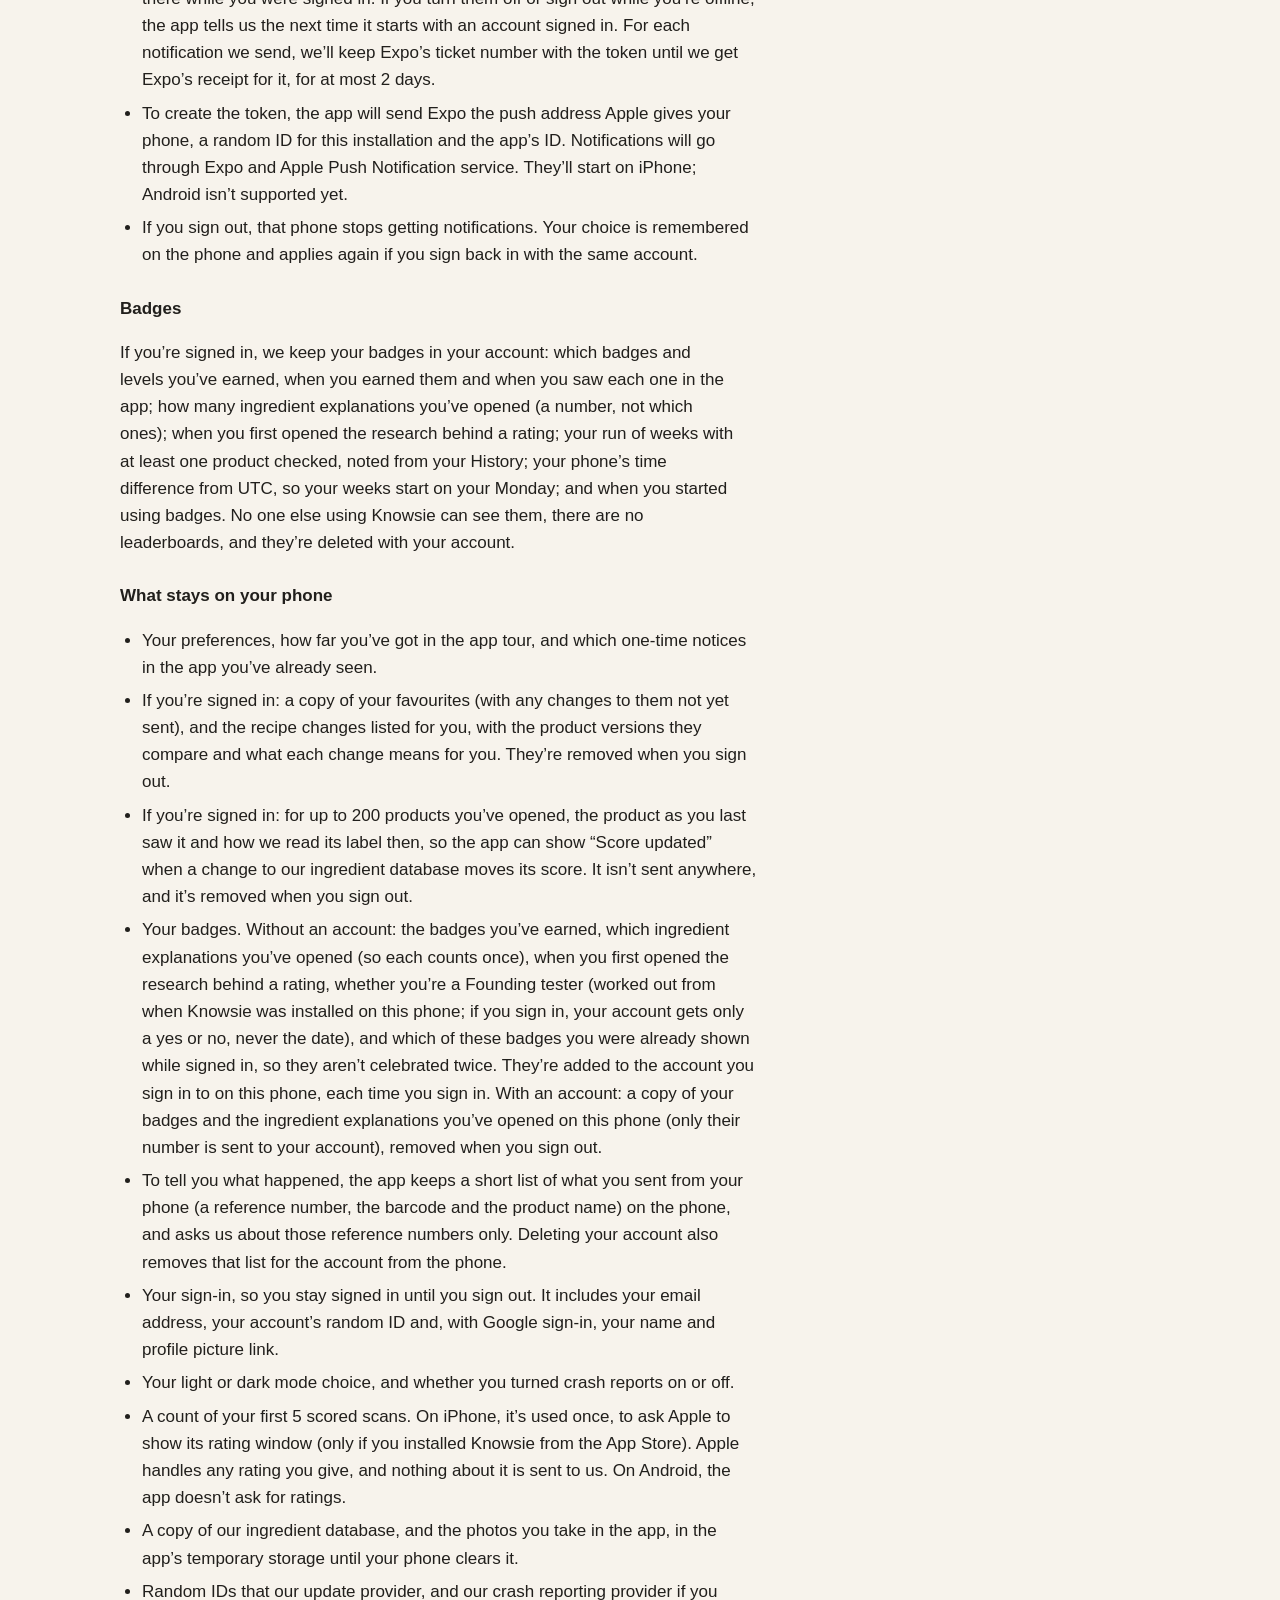
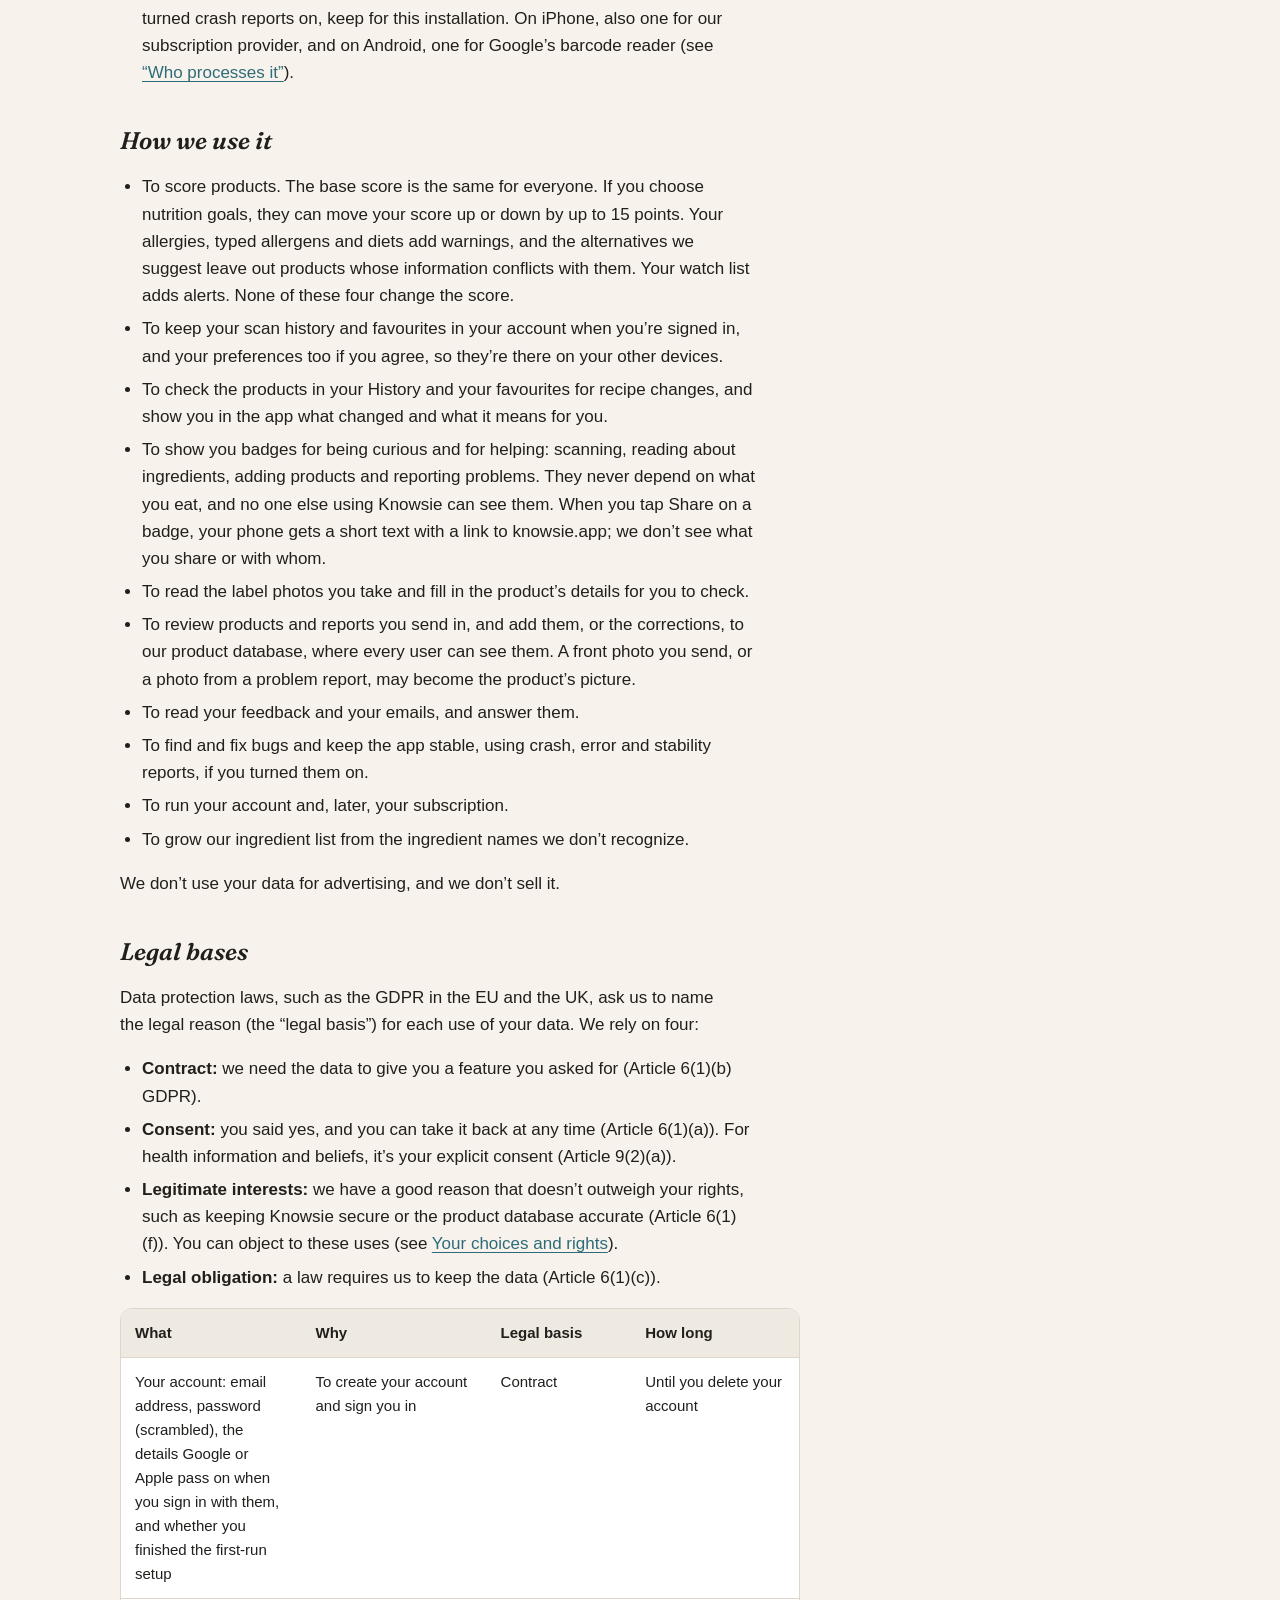
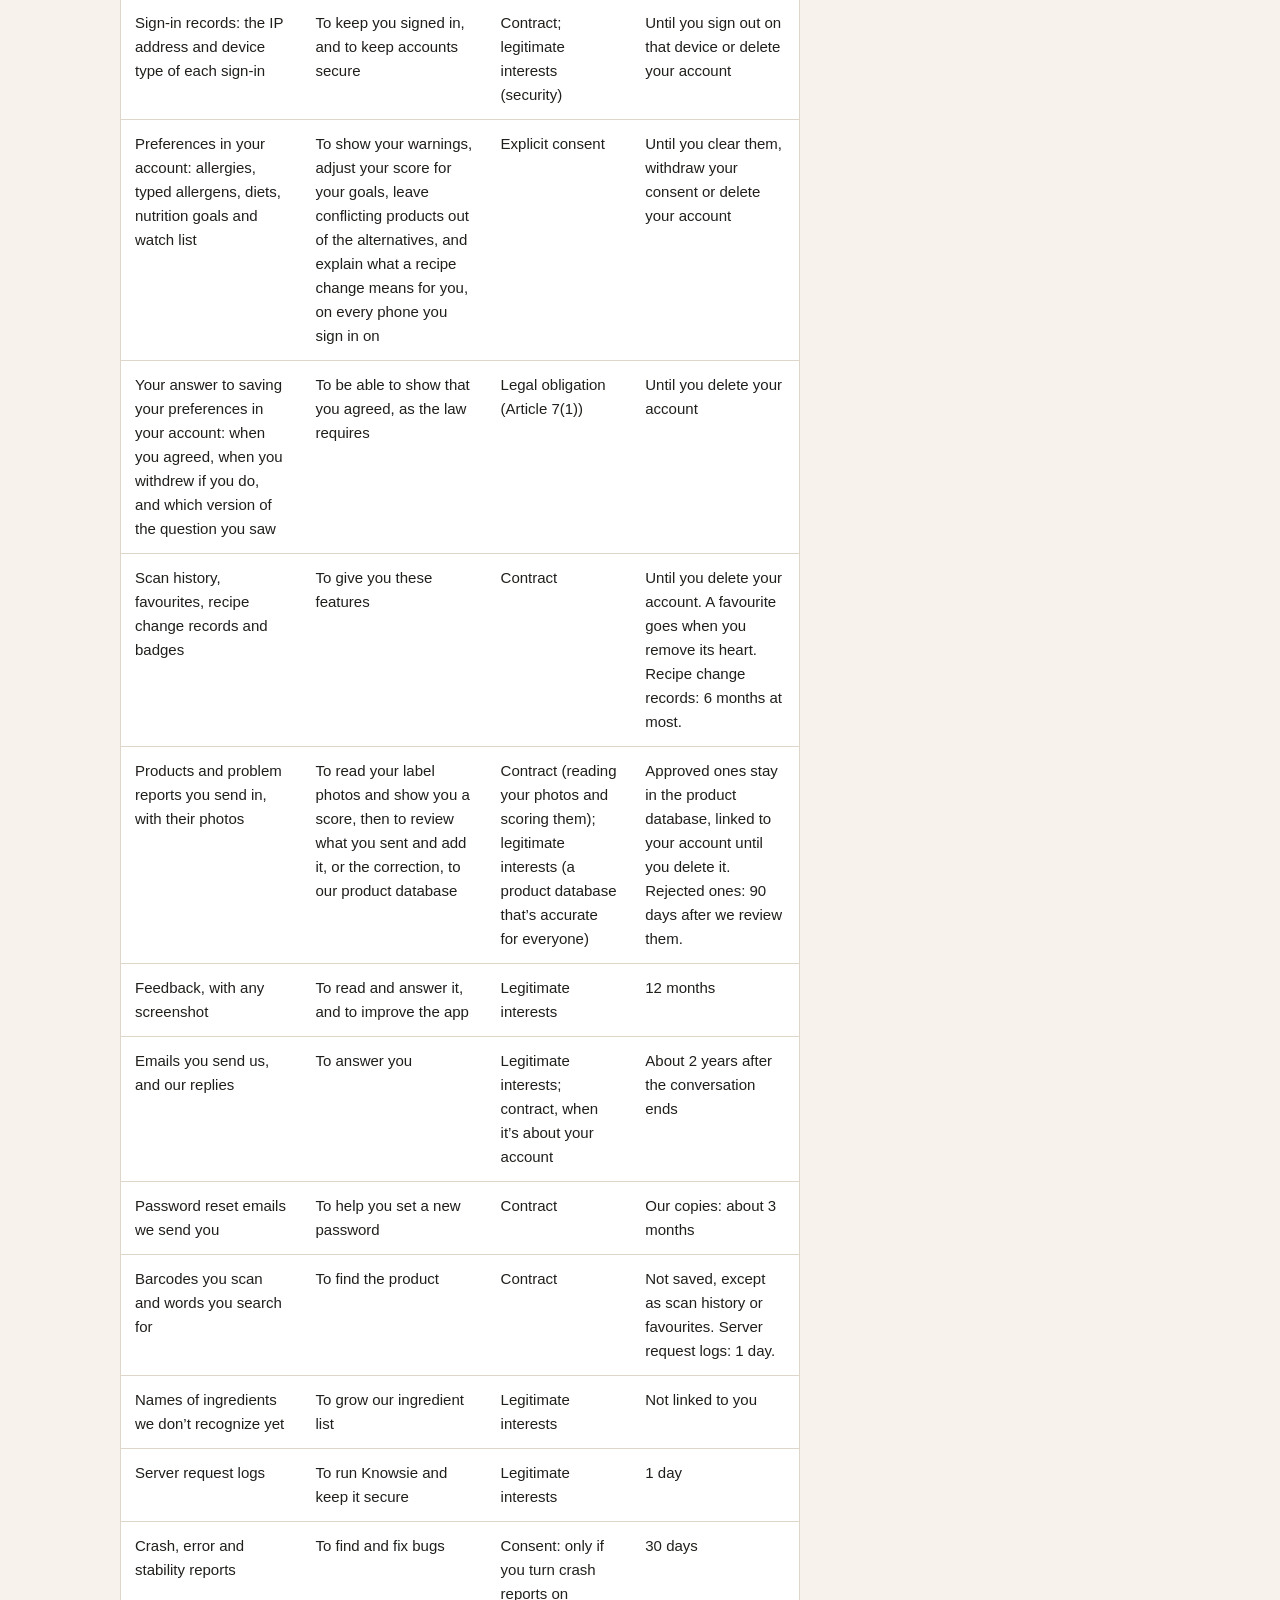
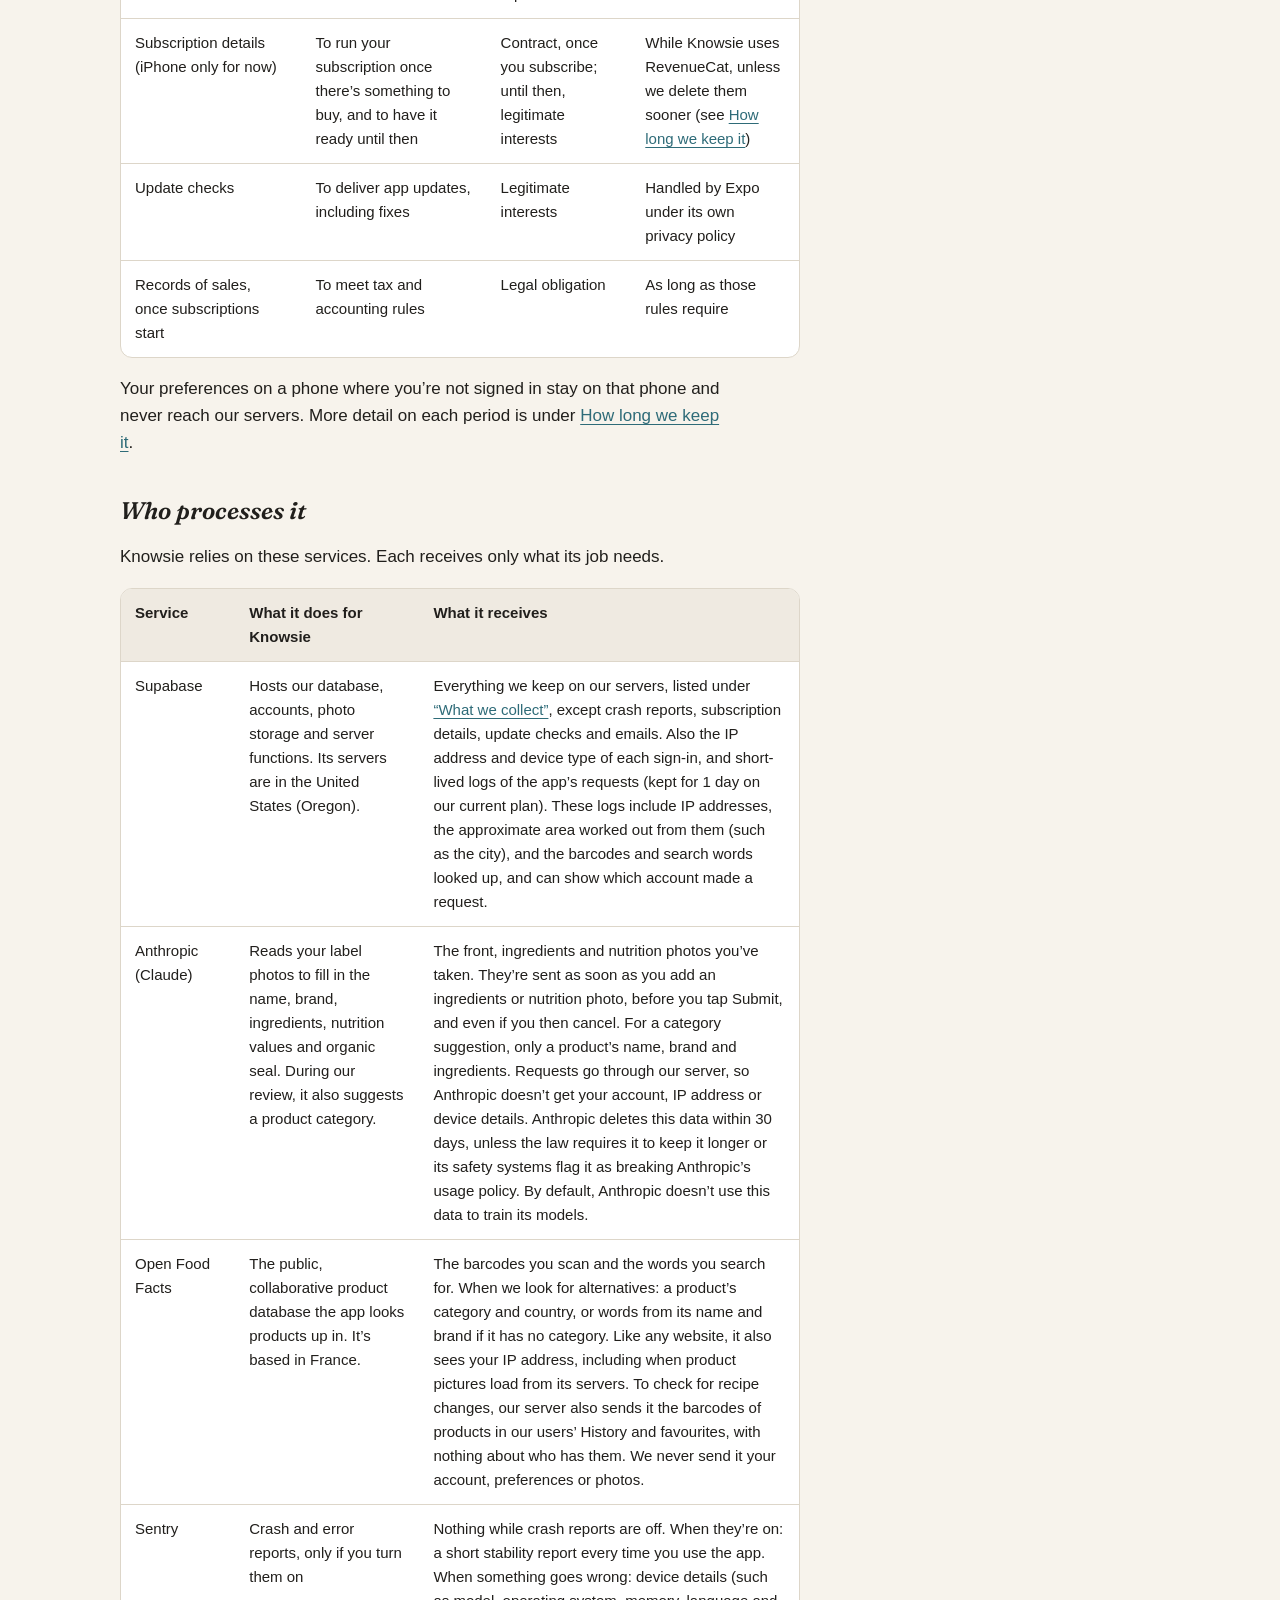
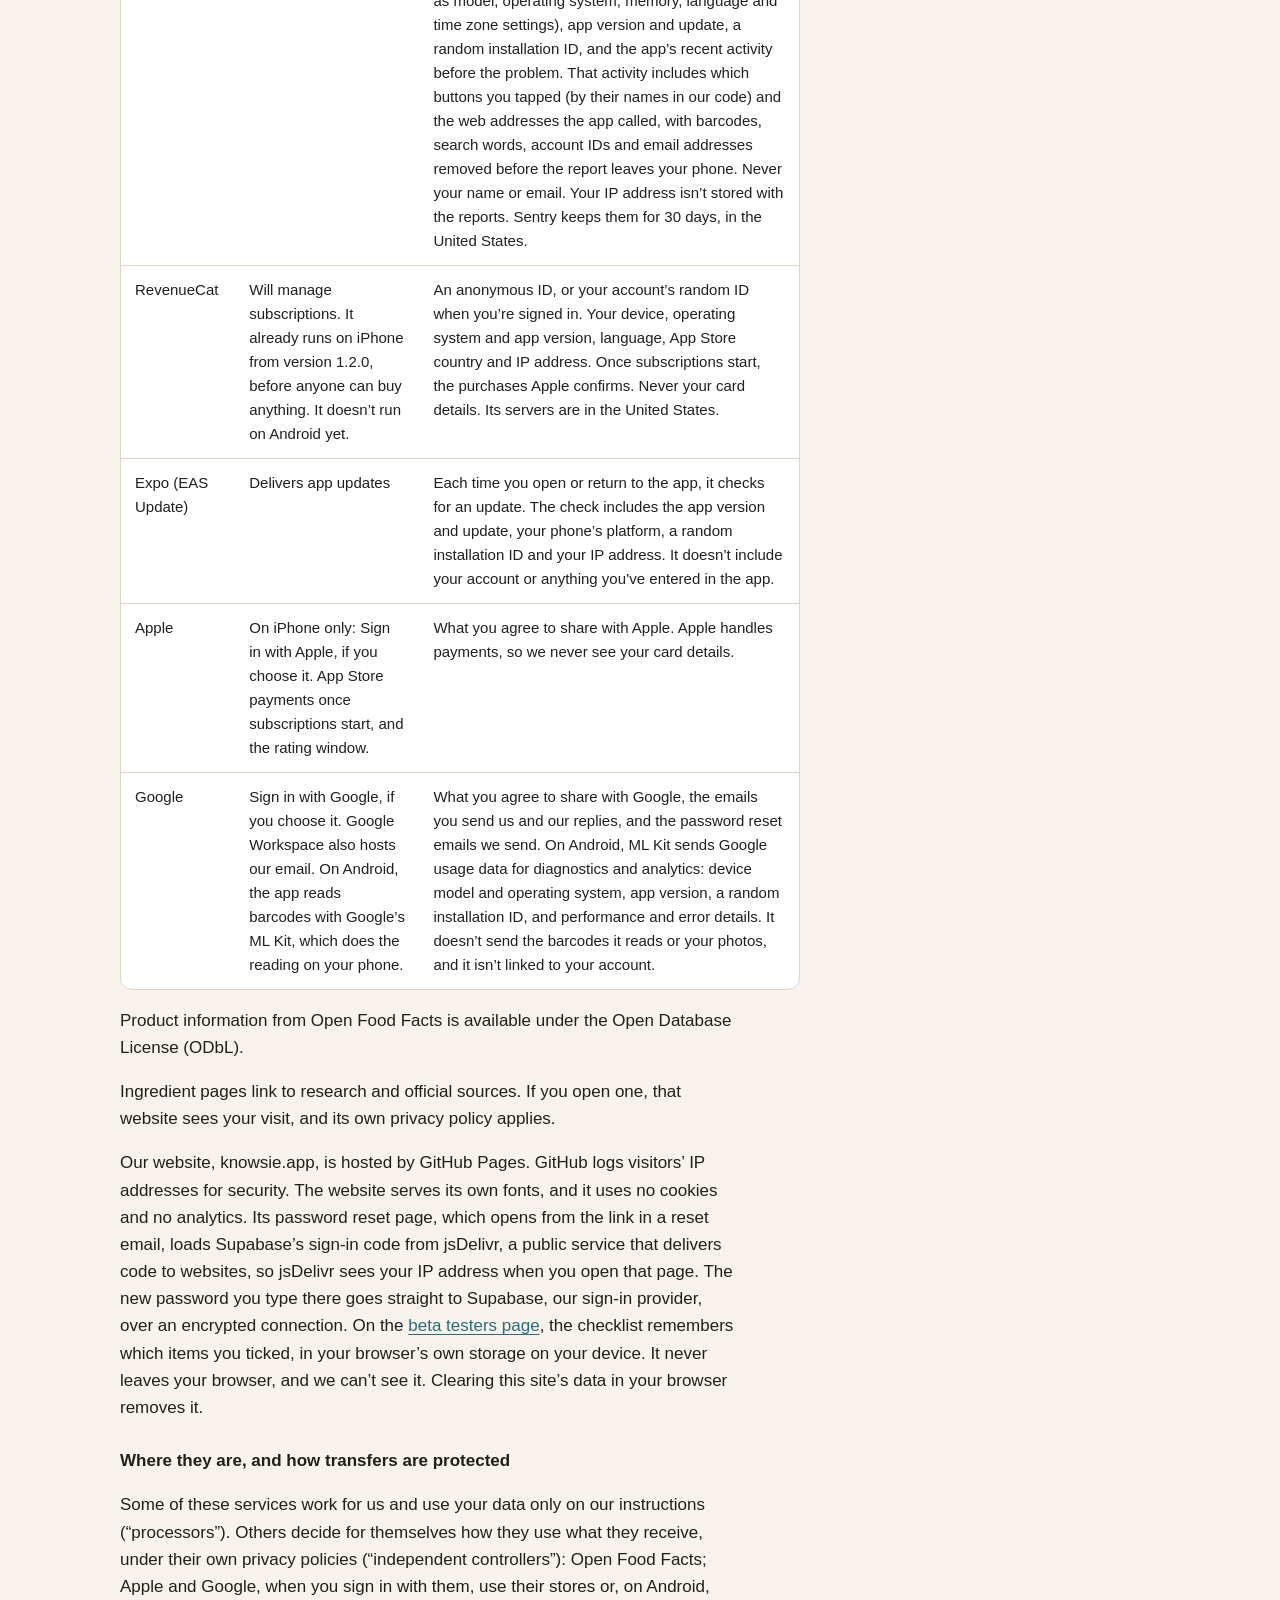
<file: privacy/index.html>
<!doctype html>
<html lang="en">
<head>
<meta charset="utf-8">
<meta name="viewport" content="width=device-width, initial-scale=1">
<title>Knowsie Privacy Policy</title>
<meta name="description" content="What the Knowsie app and website collect, why, who processes it, how long it is kept, and the choices you have.">
<meta name="theme-color" content="#F7F3EC">
<link rel="icon" href="/assets/favicon.svg" type="image/svg+xml">
<link rel="stylesheet" href="/assets/style.css">
</head>
<body>
<div class="wrap">
  <header class="site-header">
    <a class="brand" href="/" aria-label="Knowsie home">
      <svg class="eye" viewBox="98 243 828 538" aria-hidden="true"><path class="eye-white" d="M 498 452.647 C 496.625 452.854, 490.550 453.722, 484.500 454.578 C 454.625 458.804, 422.325 466.663, 386.050 478.533 C 369.287 484.018, 365.210 485, 359.209 485 C 352.332 485, 352.124 485.073, 351.816 487.606 C 351.526 489.997, 349.898 490.846, 332 497.935 C 277.647 519.464, 243.932 539.841, 216 568.043 C 205.534 578.610, 190 596.046, 190 597.226 C 190 598.672, 207.539 609.175, 265.677 642.542 C 291.084 657.124, 348.134 685.169, 369 693.335 C 412.681 710.429, 439.070 718.296, 476.500 725.386 C 504.211 730.635, 537.911 730.869, 563.500 725.992 C 566.250 725.468, 572.325 724.333, 577 723.471 C 581.675 722.608, 588.200 721.264, 591.500 720.484 C 594.800 719.704, 602.450 717.901, 608.500 716.476 C 631.776 710.997, 659.076 702.691, 677.500 695.484 C 683.550 693.117, 695.025 688.690, 703 685.646 C 710.975 682.602, 723.350 677.673, 730.500 674.693 C 737.650 671.712, 747.550 667.587, 752.500 665.525 C 779.068 654.459, 813.743 633.869, 829.540 619.779 C 833.411 616.326, 838.246 612.375, 840.283 611 C 842.320 609.625, 843.989 608.268, 843.993 607.985 C 843.997 607.702, 840.288 604.807, 835.750 601.553 C 831.212 598.298, 822.775 591.965, 817 587.479 C 799.887 574.188, 773.762 557.501, 745 541.489 C 739.225 538.274, 728.650 532.343, 721.500 528.308 C 698.075 515.089, 668.978 500.938, 649 493.048 C 629.341 485.284, 603.281 475.384, 597.500 473.484 C 574.398 465.890, 554.263 460.467, 536.500 457.054 C 530.450 455.892, 522.919 454.279, 519.765 453.470 C 514.504 452.121, 504.124 451.729, 498 452.647"/><path class="eye-ink" d="M 564.718 280.540 C 561.006 287.987, 557.102 296.649, 556.042 299.790 C 551.188 314.173, 541.461 348.438, 535.969 370.500 C 531.985 386.500, 530.634 410.866, 533.199 420.454 C 533.858 422.919, 534.108 425.226, 533.754 425.580 C 533.399 425.934, 527.048 425.695, 519.639 425.048 C 508.404 424.068, 502.978 424.139, 486.950 425.478 C 443.296 429.125, 403.919 437.717, 354.042 454.478 C 346.640 456.965, 340.510 459, 340.420 459 C 340.002 459, 338.815 432.607, 337.968 404.500 C 337.068 374.629, 335.092 341.887, 333.103 323.887 C 332.232 316.002, 326.027 294.931, 323.881 292.567 C 322.561 291.113, 322.006 292.233, 319.869 300.653 C 315.325 318.559, 315.003 322.754, 315.001 364.042 C 315 411.640, 315.664 418.391, 323.752 453 C 326.339 464.072, 326.488 463.705, 318 467.186 C 274.014 485.229, 248.420 499.263, 222.500 519.555 C 214.507 525.813, 197.795 542.389, 192.814 549 C 190.389 552.219, 190.118 552.339, 189.440 550.500 C 189.035 549.400, 185.452 541.300, 181.479 532.500 C 162.493 490.452, 158.672 480.273, 156.513 466 C 156.139 463.525, 155.441 459.925, 154.962 458 C 154.484 456.075, 153.106 450, 151.901 444.500 C 148.081 427.067, 141.007 399.817, 139.449 396.535 C 137.211 391.818, 127.661 377.717, 126.427 377.308 C 123.378 376.296, 121.218 399.405, 122.904 415 C 127.424 456.796, 130.946 478.971, 134.953 490.862 C 140.807 508.234, 160.806 543.209, 174.825 560.593 L 179.740 566.687 177.293 570.593 C 171.883 579.233, 167 590.449, 167 594.237 C 167 599.659, 170.413 605.853, 174.309 607.501 C 176.211 608.306, 179.317 611.368, 182 615.084 C 195.443 633.702, 243.889 667.280, 297.687 695.267 C 363.602 729.557, 395.340 741.188, 451 751.450 C 489.237 758.500, 551.741 758.772, 589 752.050 C 604.023 749.340, 612.036 747.776, 617.500 746.486 C 642.819 740.511, 650.382 738.582, 664.263 734.558 C 708.306 721.788, 780.743 692.089, 811 674.395 C 826.441 665.365, 847.403 649.704, 854.103 642.191 C 862.420 632.864, 869.879 617.891, 870.790 608.691 C 871.213 604.416, 871.029 603.820, 869.127 603.323 C 867.828 602.983, 866.229 601.046, 865.052 598.385 C 863.139 594.060, 850.082 578.218, 842.109 570.547 C 839.849 568.373, 838 566.187, 838 565.689 C 838 565.191, 840.178 562.020, 842.841 558.642 C 856.363 541.486, 867.280 523.044, 882.526 491.603 C 899.578 456.440, 902 449.856, 902 438.683 C 902 431.675, 902.136 431.667, 891.790 439.318 C 884.012 445.070, 881.688 448.146, 863.275 477.054 C 854.206 491.293, 832.764 529.925, 826.741 542.878 C 824.536 547.620, 822.592 551.663, 822.421 551.862 C 822.250 552.061, 820.172 550.657, 817.805 548.741 C 808.855 541.501, 780.810 524.181, 753.500 509.026 C 724.562 492.968, 714.089 486.660, 714.692 485.652 C 715.071 485.019, 717.341 481.426, 719.736 477.669 C 734.175 455.021, 756.946 409.262, 777.296 362 C 781.222 352.883, 789.652 327.933, 791.572 319.750 C 792.809 314.475, 790.416 317.101, 780.637 331.750 C 763.467 357.470, 727.320 432.720, 715.935 466.445 C 712.781 475.788, 709.792 483.569, 709.292 483.736 C 708.793 483.902, 700.085 480.020, 689.942 475.109 C 646.516 454.080, 602.182 438.746, 562.500 431.028 C 556.450 429.852, 549.451 428.440, 546.946 427.892 L 542.392 426.895 543.214 419.229 C 544.534 406.904, 547.700 392.470, 554.887 366 C 556.604 359.675, 559.395 348.875, 561.089 342 C 564.511 328.109, 564.261 329.165, 566.417 319.500 C 567.275 315.650, 568.892 308.450, 570.010 303.500 C 572.210 293.752, 573.954 267, 572.388 267 C 571.881 267, 568.429 273.093, 564.718 280.540 M 417.500 470.413 C 341.182 489.945, 277.584 517.788, 236 549.873 C 224.165 559.005, 190 594.174, 190 597.226 C 190 598.672, 207.550 609.181, 265.727 642.571 C 298.379 661.311, 353.979 688.034, 380.351 697.664 C 391.286 701.657, 419.150 709.961, 421.701 709.988 C 422.362 709.994, 420.883 706.585, 418.416 702.412 C 393.446 660.176, 382.512 612.898, 387.013 566.618 C 389.674 539.253, 398.179 514.038, 411.514 493.979 C 416.472 486.521, 429.693 471.029, 433.189 468.580 L 435.445 467 432.973 467.043 C 431.613 467.067, 424.650 468.583, 417.500 470.413 M 589 473.941 C 589 474.459, 589.462 475.168, 590.027 475.517 C 591.813 476.621, 598.777 491.397, 601.380 499.605 C 608.641 522.507, 610.445 535.799, 610.463 566.500 C 610.480 596.363, 609.300 606.007, 602.385 632.500 C 594.960 660.948, 577.834 695.926, 562.079 714.821 C 559.181 718.298, 557.001 721.335, 557.237 721.570 C 557.472 721.806, 561.228 721.551, 565.583 721.004 C 569.937 720.456, 576.875 719.584, 581 719.065 C 606.418 715.866, 655.386 703.590, 681 693.996 C 701.547 686.299, 718.746 679.592, 730.500 674.693 C 737.650 671.712, 747.550 667.587, 752.500 665.525 C 779.068 654.459, 813.743 633.869, 829.540 619.779 C 833.411 616.326, 838.246 612.375, 840.283 611 C 842.320 609.625, 843.989 608.268, 843.993 607.985 C 843.997 607.702, 840.288 604.807, 835.750 601.553 C 831.212 598.298, 822.775 591.965, 817 587.479 C 799.887 574.188, 773.762 557.501, 745 541.489 C 739.225 538.274, 728.650 532.343, 721.500 528.308 C 682.092 506.070, 639.230 487.418, 601.389 476.040 C 590.452 472.752, 589 472.506, 589 473.941" fill-rule="evenodd"/><path class="eye-pupil" d="M 497.500 452.690 C 474.226 455.721, 453.849 459.543, 434 464.602 C 414.581 469.551, 385.746 478.080, 386.359 478.692 C 386.576 478.909, 392.096 477.508, 398.627 475.579 C 412.594 471.453, 430.672 467.003, 433.473 467.001 C 435.316 467, 435.298 467.103, 433.189 468.580 C 429.693 471.029, 416.472 486.521, 411.514 493.979 C 398.179 514.038, 389.674 539.253, 387.013 566.618 C 382.512 612.898, 393.446 660.176, 418.416 702.412 C 420.883 706.585, 422.390 710, 421.765 710 C 421.139 710, 417.296 709.065, 413.224 707.923 C 400.726 704.416, 404.015 706.630, 417.646 710.900 C 443.588 719.027, 471.732 725.321, 495 728.201 C 514.008 730.553, 544.776 729.561, 563.500 725.992 C 566.250 725.468, 572.325 724.327, 577 723.457 C 600.563 719.071, 661.365 702.952, 663.917 700.414 C 664.795 699.541, 662.075 700.063, 657.876 701.575 C 644.441 706.412, 598.244 716.928, 581 719.075 C 576.875 719.589, 569.937 720.456, 565.583 721.004 C 561.228 721.551, 557.472 721.806, 557.237 721.570 C 557.001 721.335, 559.181 718.298, 562.079 714.821 C 583.846 688.715, 601.412 646.600, 608.718 603 C 611.224 588.049, 611.206 544.811, 608.689 530.500 C 604.301 505.552, 596.738 483.122, 590.228 475.744 C 587.437 472.580, 589.848 472.615, 600.607 475.893 C 606.439 477.670, 611.394 478.939, 611.620 478.713 C 611.846 478.488, 604.711 475.943, 595.765 473.058 C 586.819 470.174, 578.375 467.422, 577 466.943 C 571.749 465.113, 547.027 459.077, 536.500 457.054 C 530.450 455.892, 522.919 454.279, 519.765 453.470 C 514.449 452.107, 504.622 451.763, 497.500 452.690 M 352 487.500 C 352 490.559, 351.893 490.559, 360.500 487.517 L 367.500 485.042 359.750 485.021 C 352.144 485, 352 485.047, 352 487.500"/></svg>
      Knowsie
    </a>
    <nav class="site-nav" aria-label="Main">
      <a href="/how-we-score/">How we score</a>
      <a href="/beta/">Beta</a>
      <a href="/support/">Support</a>
      <a href="/privacy/" aria-current="page">Privacy</a>
    </nav>
  </header>

  <main class="doc narrow">
    <h1>Privacy policy</h1>
    <p class="meta">Last updated 28 October 2026</p>
    <p><strong>What changed on 28 October 2026:</strong> Crash reports are now off unless you turn them on. The app asks you once, and you can change your answer at any time in Profile (see <a href="#your-choices-and-rights">Your choices and rights</a>). If you&rsquo;re signed in, the app now asks you before it saves your allergies, typed allergens, diets, goals and watch list in your account. We keep a record of your answer, and you can stop saving them there at any time in Profile &rarr; Preferences (see <a href="#health-information">Health information</a>). We added the legal basis for each use of your data (see <a href="#legal-bases">Legal bases</a>), and, for the services we use, where they are and how data sent to them from the EU, the UK and Switzerland is protected (see <a href="#where-and-transfers">Where they are</a>). We now say how long we keep emails, password reset emails and subscription records, list all your rights, with a section for Washington State and Nevada, and explain that Knowsie isn&rsquo;t medical advice. Product photos you send are now saved without the camera details hidden in them. We also explain what the beta testers page remembers in your browser. Versions of the app before 1.0.15 can&rsquo;t receive these changes. If you&rsquo;re signed in on one, it still saves your preferences in your account without asking, as before. Please update the app, and it will ask you.</p>
    <p><strong>What changed on 24 October 2026:</strong> Scan history also notes whether you scanned a product with the camera (yes or no, not when), because the Label reader badge now counts only scanned products (see <a href="#what-we-collect">What we collect</a>). Products already in your History on 24 October 2026 count as scanned. If you&rsquo;re signed in, your phone also keeps a copy of the products you open, so the app can tell you when a change to our ingredient database moves a score (see <a href="#what-stays-on-your-phone">What stays on your phone</a>).</p>
    <p><strong>What changed on 23 October 2026:</strong> From app version 1.3.0, you can attach a screenshot or photo to your feedback when you&rsquo;re signed in. We explain what we keep, who can see it and when it&rsquo;s deleted (see <a href="#what-we-collect">What we collect</a> and <a href="#how-long-we-keep-it">How long we keep it</a>). Deleting your account now also deletes the screenshots you attached.</p>
    <p><strong>What changed on 21 October 2026:</strong> We added <a href="#badges">badges</a>: what they keep in your account and on your phone, and for how long (see <a href="#how-long-we-keep-it">How long we keep it</a>). Badges are reaching the app step by step, so you may not see them yet. If you&rsquo;re signed in, your weeks with at least one product checked are noted from your History from now on, also before badges are shown to you. We also explain what we keep so the app can tell you what happened to a product or report you sent in: the reason, if we don&rsquo;t use it, and a short list on your phone of what you sent (see <a href="#how-long-we-keep-it">How long we keep it</a>).</p>
    <p><strong>What changed on 19 October 2026:</strong> We added <a href="#recipe-changes">recipe changes</a> and favourites: what they store, where and for how long, and what signing out or deleting your account removes (see <a href="#how-long-we-keep-it">How long we keep it</a>). We described how notifications about recipe changes will work once we add them; they aren&rsquo;t available yet. We also corrected <a href="#what-we-collect">scan history</a>: opening a product from Search or from your favourites adds it to your history, and so does a product you send in while signed in.</p>

    <p>This policy describes the Knowsie app for iPhone and Android, version 1.3.0, including the updates we deliver inside the app. Until a new version of the app renames it, your phone may still show its earlier name, Malvi.</p>
    <p>Knowsie (&ldquo;we&rdquo;) is an app that scans packaged food, reads the ingredients and rates them. This policy explains what we collect, why, who processes it, and the choices you have. We don&rsquo;t show ads, we don&rsquo;t track you across other companies&rsquo; apps or websites, and we don&rsquo;t sell your data.</p>
    <p>Knowsie is run by Malwina Stachurska, who is responsible for your data (the &ldquo;data controller&rdquo;). For anything about your data, write to <a href="mailto:privacy@knowsie.app">privacy@knowsie.app</a>.</p>

    <nav class="toc" aria-label="On this page">
      <p><strong>On this page</strong></p>
      <ul>
        <li><a href="#what-we-collect">What we collect</a></li>
        <li><a href="#recipe-changes">Recipe changes and notifications</a></li>
        <li><a href="#badges">Badges</a></li>
        <li><a href="#how-we-use-it">How we use it</a></li>
        <li><a href="#legal-bases">Legal bases</a></li>
        <li><a href="#who-processes-it">Who processes it</a> and <a href="#where-and-transfers">where they are</a></li>
        <li><a href="#health-information">Health information</a></li>
        <li><a href="#how-long-we-keep-it">How long we keep it</a></li>
        <li><a href="#your-choices-and-rights">Your choices and rights</a>, including <a href="#washington-nevada">Washington State and Nevada</a></li>
        <li><a href="#children-security-transfers">Children, security and international transfers</a></li>
        <li><a href="#changes-and-contact">Changes and contact</a></li>
      </ul>
    </nav>

    <h2 id="what-we-collect">What we collect</h2>
    <p>You can use Knowsie without an account. We collect only what the features you use need.</p>
    <div class="table-scroll" role="region" aria-label="What we collect" tabindex="0">
      <table>
        <thead>
          <tr><th scope="col">What</th><th scope="col">When</th><th scope="col">Where it&rsquo;s kept</th></tr>
        </thead>
        <tbody>
          <tr>
            <td>Email address and password</td>
            <td>You create an account with email</td>
            <td>Our sign-in provider. Your password is stored only in scrambled (hashed) form, so we never see it. We don&rsquo;t send a confirmation email or any marketing email. If you ask to reset your password, we email you a link to set a new one, from our mailbox.</td>
          </tr>
          <tr>
            <td>Your email address, name, profile picture link and Google&rsquo;s ID for you</td>
            <td>You sign in with Google</td>
            <td>Our sign-in provider. Google passes these on automatically, and they&rsquo;re saved with your account.</td>
          </tr>
          <tr>
            <td>Your email address (or Apple&rsquo;s private relay address, if you hide yours) and Apple&rsquo;s ID for you</td>
            <td>You sign in with Apple (iPhone only)</td>
            <td>Our sign-in provider. Apple may offer to share your name, but we don&rsquo;t keep it. We may also keep a token from Apple that lets us ask Apple to end Knowsie&rsquo;s access when you delete your account. It&rsquo;s deleted with your account.</td>
          </tr>
          <tr>
            <td>When you created your account and last signed in, and the IP address and device type of each sign-in</td>
            <td>You&rsquo;re signed in</td>
            <td>Our sign-in provider, until you sign out on that device or delete your account. Deleting the app without signing out doesn&rsquo;t end a sign-in.</td>
          </tr>
          <tr>
            <td>Your preferences: allergies, allergens you type in, diets (vegan, vegetarian, halal, kosher), nutrition goals and watch list, and whether you finished or skipped the first-run setup</td>
            <td>You set them when you first open the app, or later in Profile &rarr; Preferences</td>
            <td>On your phone, whether or not you&rsquo;re signed in. When you&rsquo;re signed in, also in your account, but only if you agree (see <a href="#health-information">Health information</a>, which also explains what older versions of the app do). Preferences you set without an account are added to your account when you sign in, if you agree.</td>
          </tr>
          <tr>
            <td>Your answer to saving your preferences in your account: when you agreed, when you withdrew if you do, and which version of the question you saw</td>
            <td>You&rsquo;re signed in and the app asks you, or you change your answer in Profile &rarr; Preferences</td>
            <td>Your account</td>
          </tr>
          <tr>
            <td>Scan history: barcode, product name, score and time, and whether you scanned it with the camera (yes or no)</td>
            <td>You scan a barcode, or open a product from Search or from your favourites, while signed in, and the app finds and scores it. A product you send in while signed in is added too, even before it has a score. Opening a product from History updates its entry. Opening one from Recipe changes or from the alternatives we suggest doesn&rsquo;t add anything. A product you scan with the camera is marked as scanned, which is what the Label reader badge counts; opening it later doesn&rsquo;t remove the mark. Products already in your History on 24 October 2026 count as scanned.</td>
            <td>Your account. One entry per product, with the latest time. The saved score includes the effect of your goals.</td>
          </tr>
          <tr>
            <td>Favourites: the products you mark with the heart (barcode, product name, brand, the score and rating the app last showed you, and when you added it)</td>
            <td>You tap the heart on a product while signed in</td>
            <td>Your account, so they&rsquo;re on all your phones and can be checked for recipe changes. Up to 200. As in scan history, the saved score includes the effect of your goals. Kept until you tap the heart again to remove it, or delete your account.</td>
          </tr>
          <tr>
            <td>Recipe changes: which changes we found to products in your History or favourites, and when you saw each one in the app</td>
            <td>You have an account, and a product in your History or favourites changes its ingredients or allergen information on Open Food Facts</td>
            <td>Your account. See <a href="#recipe-changes">&ldquo;Recipe changes and notifications&rdquo;</a> below.</td>
          </tr>
          <tr>
            <td>Badges: the badges and levels you&rsquo;ve earned, when you earned them and when you saw each one in the app; how many ingredient explanations you&rsquo;ve opened (a number, not which ones); when you first opened the research behind a rating; the last week you checked a product, how many weeks in a row you have, and your longest run; your phone&rsquo;s time difference from UTC, so weeks run Monday to Sunday where you are; and when you started using badges.</td>
            <td>You&rsquo;re signed in and use the app. Your weeks are noted from your History each time a product is added to it, also before badges are shown to you; weeks from before badges came to Knowsie are worked out from the dates already in your History. Badges for your History (Label reader counts the products you scanned with the camera) and for products and problem reports you sent in (once our team approves them) are worked out from what we already keep, above.</td>
            <td>Your account. No one else using Knowsie can see your badges, and there are no leaderboards.</td>
          </tr>
          <tr>
            <td>A product you send in: photos (front, ingredients, nutrition label and any extras), its barcode, and the name, brand, ingredients, nutrition values, serving size and organic seal</td>
            <td>You add a missing product, add a missing ingredients list, or update a product whose package looks different</td>
            <td>Our database and private photo storage, reviewed by our team. If you&rsquo;re signed in, it&rsquo;s linked to your account. If not, it isn&rsquo;t linked to anyone.</td>
          </tr>
          <tr>
            <td>A problem report: your note, an optional photo and the product&rsquo;s barcode</td>
            <td>You tap &ldquo;Report a problem with this data&rdquo; on a product</td>
            <td>Same as a product you send in</td>
          </tr>
          <tr>
            <td>Feedback: the type you pick (idea, problem, name or logo idea, or other), your message, an optional screenshot or photo you choose to attach (signed in only, from app version 1.3.0), the app version, and your phone&rsquo;s operating system and its version</td>
            <td>You use Profile &rarr; Send feedback</td>
            <td>Our database, read by our team. Linked to your account if you&rsquo;re signed in. A screenshot is kept in private storage that only our team can open.</td>
          </tr>
          <tr>
            <td>Emails you send us: your email address, your message and anything you attach</td>
            <td>You write to one of our email addresses</td>
            <td>Our mailbox, hosted by Google Workspace</td>
          </tr>
          <tr>
            <td>Barcodes you scan and words you search for</td>
            <td>You scan or search</td>
            <td>Sent to Open Food Facts and to our database to find the product. They aren&rsquo;t saved to your account, except as scan history or favourites (above).</td>
          </tr>
          <tr>
            <td>Names of ingredients we don&rsquo;t recognize yet, with the product&rsquo;s barcode</td>
            <td>A product you look at contains an ingredient we don&rsquo;t know</td>
            <td>Our database, not linked to you. We use it to grow our ingredient list.</td>
          </tr>
          <tr>
            <td>Crash and error reports, and a short stability report each time you use the app</td>
            <td>Only if you turn on crash reports. Then every time you use the app, and when something goes wrong. Your choice is kept on your phone.</td>
            <td>Our crash reporting provider (Sentry). See <a href="#who-processes-it">&ldquo;Who processes it&rdquo;</a>.</td>
          </tr>
          <tr>
            <td>Subscription details (iPhone only for now): an anonymous ID, or your account&rsquo;s random ID, and your purchases once there&rsquo;s something to buy</td>
            <td>Each time you open the app on iPhone</td>
            <td>Our subscription provider (RevenueCat). Knowsie doesn&rsquo;t sell anything yet.</td>
          </tr>
          <tr>
            <td>Technical details: IP address, device model, operating system and app version, language, and random installation IDs</td>
            <td>Whenever the app talks to one of our service providers</td>
            <td>Each provider, as described under <a href="#who-processes-it">&ldquo;Who processes it&rdquo;</a></td>
          </tr>
        </tbody>
      </table>
    </div>
    <p>The app never asks for your location, and we don&rsquo;t collect your contacts. The app doesn&rsquo;t read your photo library: we only receive a picture you choose yourself to attach to your feedback. Our server&rsquo;s request logs do note the approximate area each connection comes from (such as the city), worked out from its IP address. We don&rsquo;t use it, and those logs are deleted after 1 day on our current plan. The camera is used only to read barcodes (that happens on your phone) and to take the product photos you choose to send. Before a product photo or a problem report photo leaves your phone, the app saves a new copy of it without the details a camera hides in a photo (metadata), such as the phone model and the time it was taken. Please keep people and personal details out of those photos.</p>
    <p><strong>Screenshots in feedback.</strong> If you are signed in, you can attach a screenshot or photo from your phone when you send us feedback. We keep it privately with your message, and only the Knowsie team can open it. Before it is sent, the app makes a smaller copy without the photo&rsquo;s location and camera details. A screenshot shows whatever was on your screen, so please only attach one you are happy for us to see. We delete it together with your message 12 months after you sent it.</p>

    <h3 id="recipe-changes">Recipe changes and notifications</h3>
    <p><strong>Recipe changes.</strong> Recipe changes and favourites need an account. For the products in your History that you&rsquo;ve scanned or opened in the last 6 months, and for your favourites (up to 200 products per account, favourites first), our server checks Open Food Facts again, usually once a day. It sends only the barcodes, never anything about you or about who has the product. When a product&rsquo;s ingredients or allergen information change, we record that the change is for your account, and when you saw it in the app. These records are deleted 6 months after we find the change, within a day once the product is in neither your History nor your favourites, or with your account. What a change means for you, given your allergies, typed allergens, diets, goals and watch list, is worked out on your phone; our servers don&rsquo;t use your preferences for this. Your phone keeps the recipe changes listed for you, and what each one means for you, until you sign out.</p>
    <p>To spot changes, our server keeps the latest Open Food Facts version of each product it checks, and the changes it finds. That&rsquo;s product information, with nothing about who has the product. A product&rsquo;s version is deleted once we stop checking it (and at least 7 days after we first saved it), and the changes 6 months after we find them.</p>
    <p><strong>Notifications (not available yet).</strong> The app doesn&rsquo;t offer push notifications yet, so for now you&rsquo;ll find recipe changes only in the app. When we add them, they&rsquo;ll work like this, and we&rsquo;ll update this policy first if anything changes:</p>
    <ul>
      <li>Knowsie will send them only if you turn them on in the app and allow them when your phone asks. You&rsquo;ll be able to turn them off at any time in Profile &rarr; Preferences or in your phone&rsquo;s settings.</li>
      <li>Their text will always be one of two short messages: &ldquo;A product from your history or favourites changed its recipe.&rdquo; or, for two or more products, &ldquo;Some products from your history or favourites changed their recipes.&rdquo; They&rsquo;ll never name a product, ingredient, allergen, diet or score, and you&rsquo;ll get at most one a day.</li>
      <li>While they&rsquo;re on, we&rsquo;ll store your phone&rsquo;s push token (an Expo push token), its platform, the app version and when the app last ran on it while you were signed in, linked to your account, and we&rsquo;ll note which recipe changes a notification told you about. We&rsquo;ll delete the token when you turn notifications off in the app (if you do it in your phone&rsquo;s settings, the next time the app starts while you&rsquo;re signed in), sign out on that phone or delete your account, when Expo tells us it no longer works (for example, after you delete the app), or 180 days after the app last ran there while you were signed in. If you turn them off or sign out while you&rsquo;re offline, the app tells us the next time it starts with an account signed in. For each notification we send, we&rsquo;ll keep Expo&rsquo;s ticket number with the token until we get Expo&rsquo;s receipt for it, for at most 2 days.</li>
      <li>To create the token, the app will send Expo the push address Apple gives your phone, a random ID for this installation and the app&rsquo;s ID. Notifications will go through Expo and Apple Push Notification service. They&rsquo;ll start on iPhone; Android isn&rsquo;t supported yet.</li>
      <li>If you sign out, that phone stops getting notifications. Your choice is remembered on the phone and applies again if you sign back in with the same account.</li>
    </ul>

    <h3 id="badges">Badges</h3>
    <p>If you&rsquo;re signed in, we keep your badges in your account: which badges and levels you&rsquo;ve earned, when you earned them and when you saw each one in the app; how many ingredient explanations you&rsquo;ve opened (a number, not which ones); when you first opened the research behind a rating; your run of weeks with at least one product checked, noted from your History; your phone&rsquo;s time difference from UTC, so your weeks start on your Monday; and when you started using badges. No one else using Knowsie can see them, there are no leaderboards, and they&rsquo;re deleted with your account.</p>

    <h3 id="what-stays-on-your-phone">What stays on your phone</h3>
    <ul>
      <li>Your preferences, how far you&rsquo;ve got in the app tour, and which one-time notices in the app you&rsquo;ve already seen.</li>
      <li>If you&rsquo;re signed in: a copy of your favourites (with any changes to them not yet sent), and the recipe changes listed for you, with the product versions they compare and what each change means for you. They&rsquo;re removed when you sign out.</li>
      <li>If you&rsquo;re signed in: for up to 200 products you&rsquo;ve opened, the product as you last saw it and how we read its label then, so the app can show &ldquo;Score updated&rdquo; when a change to our ingredient database moves its score. It isn&rsquo;t sent anywhere, and it&rsquo;s removed when you sign out.</li>
      <li>Your badges. Without an account: the badges you&rsquo;ve earned, which ingredient explanations you&rsquo;ve opened (so each counts once), when you first opened the research behind a rating, whether you&rsquo;re a Founding tester (worked out from when Knowsie was installed on this phone; if you sign in, your account gets only a yes or no, never the date), and which of these badges you were already shown while signed in, so they aren&rsquo;t celebrated twice. They&rsquo;re added to the account you sign in to on this phone, each time you sign in. With an account: a copy of your badges and the ingredient explanations you&rsquo;ve opened on this phone (only their number is sent to your account), removed when you sign out.</li>
      <li>To tell you what happened, the app keeps a short list of what you sent from your phone (a reference number, the barcode and the product name) on the phone, and asks us about those reference numbers only. Deleting your account also removes that list for the account from the phone.</li>
      <li>Your sign-in, so you stay signed in until you sign out. It includes your email address, your account&rsquo;s random ID and, with Google sign-in, your name and profile picture link.</li>
      <li>Your light or dark mode choice, and whether you turned crash reports on or off.</li>
      <li>A count of your first 5 scored scans. On iPhone, it&rsquo;s used once, to ask Apple to show its rating window (only if you installed Knowsie from the App Store). Apple handles any rating you give, and nothing about it is sent to us. On Android, the app doesn&rsquo;t ask for ratings.</li>
      <li>A copy of our ingredient database, and the photos you take in the app, in the app&rsquo;s temporary storage until your phone clears it.</li>
      <li>Random IDs that our update provider, and our crash reporting provider if you turned crash reports on, keep for this installation. On iPhone, also one for our subscription provider, and on Android, one for Google&rsquo;s barcode reader (see <a href="#who-processes-it">&ldquo;Who processes it&rdquo;</a>).</li>
    </ul>

    <h2 id="how-we-use-it">How we use it</h2>
    <ul>
      <li>To score products. The base score is the same for everyone. If you choose nutrition goals, they can move your score up or down by up to 15 points. Your allergies, typed allergens and diets add warnings, and the alternatives we suggest leave out products whose information conflicts with them. Your watch list adds alerts. None of these four change the score.</li>
      <li>To keep your scan history and favourites in your account when you&rsquo;re signed in, and your preferences too if you agree, so they&rsquo;re there on your other devices.</li>
      <li>To check the products in your History and your favourites for recipe changes, and show you in the app what changed and what it means for you.</li>
      <li>To show you badges for being curious and for helping: scanning, reading about ingredients, adding products and reporting problems. They never depend on what you eat, and no one else using Knowsie can see them. When you tap Share on a badge, your phone gets a short text with a link to knowsie.app; we don&rsquo;t see what you share or with whom.</li>
      <li>To read the label photos you take and fill in the product&rsquo;s details for you to check.</li>
      <li>To review products and reports you send in, and add them, or the corrections, to our product database, where every user can see them. A front photo you send, or a photo from a problem report, may become the product&rsquo;s picture.</li>
      <li>To read your feedback and your emails, and answer them.</li>
      <li>To find and fix bugs and keep the app stable, using crash, error and stability reports, if you turned them on.</li>
      <li>To run your account and, later, your subscription.</li>
      <li>To grow our ingredient list from the ingredient names we don&rsquo;t recognize.</li>
    </ul>
    <p>We don&rsquo;t use your data for advertising, and we don&rsquo;t sell it.</p>

    <h2 id="legal-bases">Legal bases</h2>
    <p>Data protection laws, such as the GDPR in the EU and the UK, ask us to name the legal reason (the &ldquo;legal basis&rdquo;) for each use of your data. We rely on four:</p>
    <ul>
      <li><strong>Contract:</strong> we need the data to give you a feature you asked for (Article 6(1)(b) GDPR).</li>
      <li><strong>Consent:</strong> you said yes, and you can take it back at any time (Article 6(1)(a)). For health information and beliefs, it&rsquo;s your explicit consent (Article 9(2)(a)).</li>
      <li><strong>Legitimate interests:</strong> we have a good reason that doesn&rsquo;t outweigh your rights, such as keeping Knowsie secure or the product database accurate (Article 6(1)(f)). You can object to these uses (see <a href="#your-choices-and-rights">Your choices and rights</a>).</li>
      <li><strong>Legal obligation:</strong> a law requires us to keep the data (Article 6(1)(c)).</li>
    </ul>
    <div class="table-scroll" role="region" aria-label="Legal bases" tabindex="0">
      <table>
        <thead>
          <tr><th scope="col">What</th><th scope="col">Why</th><th scope="col">Legal basis</th><th scope="col">How long</th></tr>
        </thead>
        <tbody>
          <tr>
            <td>Your account: email address, password (scrambled), the details Google or Apple pass on when you sign in with them, and whether you finished the first-run setup</td>
            <td>To create your account and sign you in</td>
            <td>Contract</td>
            <td>Until you delete your account</td>
          </tr>
          <tr>
            <td>Sign-in records: the IP address and device type of each sign-in</td>
            <td>To keep you signed in, and to keep accounts secure</td>
            <td>Contract; legitimate interests (security)</td>
            <td>Until you sign out on that device or delete your account</td>
          </tr>
          <tr>
            <td>Preferences in your account: allergies, typed allergens, diets, nutrition goals and watch list</td>
            <td>To show your warnings, adjust your score for your goals, leave conflicting products out of the alternatives, and explain what a recipe change means for you, on every phone you sign in on</td>
            <td>Explicit consent</td>
            <td>Until you clear them, withdraw your consent or delete your account</td>
          </tr>
          <tr>
            <td>Your answer to saving your preferences in your account: when you agreed, when you withdrew if you do, and which version of the question you saw</td>
            <td>To be able to show that you agreed, as the law requires</td>
            <td>Legal obligation (Article 7(1))</td>
            <td>Until you delete your account</td>
          </tr>
          <tr>
            <td>Scan history, favourites, recipe change records and badges</td>
            <td>To give you these features</td>
            <td>Contract</td>
            <td>Until you delete your account. A favourite goes when you remove its heart. Recipe change records: 6 months at most.</td>
          </tr>
          <tr>
            <td>Products and problem reports you send in, with their photos</td>
            <td>To read your label photos and show you a score, then to review what you sent and add it, or the correction, to our product database</td>
            <td>Contract (reading your photos and scoring them); legitimate interests (a product database that&rsquo;s accurate for everyone)</td>
            <td>Approved ones stay in the product database, linked to your account until you delete it. Rejected ones: 90 days after we review them.</td>
          </tr>
          <tr>
            <td>Feedback, with any screenshot</td>
            <td>To read and answer it, and to improve the app</td>
            <td>Legitimate interests</td>
            <td>12 months</td>
          </tr>
          <tr>
            <td>Emails you send us, and our replies</td>
            <td>To answer you</td>
            <td>Legitimate interests; contract, when it&rsquo;s about your account</td>
            <td>About 2 years after the conversation ends</td>
          </tr>
          <tr>
            <td>Password reset emails we send you</td>
            <td>To help you set a new password</td>
            <td>Contract</td>
            <td>Our copies: about 3 months</td>
          </tr>
          <tr>
            <td>Barcodes you scan and words you search for</td>
            <td>To find the product</td>
            <td>Contract</td>
            <td>Not saved, except as scan history or favourites. Server request logs: 1 day.</td>
          </tr>
          <tr>
            <td>Names of ingredients we don&rsquo;t recognize yet</td>
            <td>To grow our ingredient list</td>
            <td>Legitimate interests</td>
            <td>Not linked to you</td>
          </tr>
          <tr>
            <td>Server request logs</td>
            <td>To run Knowsie and keep it secure</td>
            <td>Legitimate interests</td>
            <td>1 day</td>
          </tr>
          <tr>
            <td>Crash, error and stability reports</td>
            <td>To find and fix bugs</td>
            <td>Consent: only if you turn crash reports on</td>
            <td>30 days</td>
          </tr>
          <tr>
            <td>Subscription details (iPhone only for now)</td>
            <td>To run your subscription once there&rsquo;s something to buy, and to have it ready until then</td>
            <td>Contract, once you subscribe; until then, legitimate interests</td>
            <td>While Knowsie uses RevenueCat, unless we delete them sooner (see <a href="#how-long-we-keep-it">How long we keep it</a>)</td>
          </tr>
          <tr>
            <td>Update checks</td>
            <td>To deliver app updates, including fixes</td>
            <td>Legitimate interests</td>
            <td>Handled by Expo under its own privacy policy</td>
          </tr>
          <tr>
            <td>Records of sales, once subscriptions start</td>
            <td>To meet tax and accounting rules</td>
            <td>Legal obligation</td>
            <td>As long as those rules require</td>
          </tr>
        </tbody>
      </table>
    </div>
    <p>Your preferences on a phone where you&rsquo;re not signed in stay on that phone and never reach our servers. More detail on each period is under <a href="#how-long-we-keep-it">How long we keep it</a>.</p>

    <h2 id="who-processes-it">Who processes it</h2>
    <p>Knowsie relies on these services. Each receives only what its job needs.</p>
    <div class="table-scroll" role="region" aria-label="Who processes it" tabindex="0">
      <table>
        <thead>
          <tr><th scope="col">Service</th><th scope="col">What it does for Knowsie</th><th scope="col">What it receives</th></tr>
        </thead>
        <tbody>
          <tr>
            <td>Supabase</td>
            <td>Hosts our database, accounts, photo storage and server functions. Its servers are in the United States (Oregon).</td>
            <td>Everything we keep on our servers, listed under <a href="#what-we-collect">&ldquo;What we collect&rdquo;</a>, except crash reports, subscription details, update checks and emails. Also the IP address and device type of each sign-in, and short-lived logs of the app&rsquo;s requests (kept for 1 day on our current plan). These logs include IP addresses, the approximate area worked out from them (such as the city), and the barcodes and search words looked up, and can show which account made a request.</td>
          </tr>
          <tr>
            <td>Anthropic (Claude)</td>
            <td>Reads your label photos to fill in the name, brand, ingredients, nutrition values and organic seal. During our review, it also suggests a product category.</td>
            <td>The front, ingredients and nutrition photos you&rsquo;ve taken. They&rsquo;re sent as soon as you add an ingredients or nutrition photo, before you tap Submit, and even if you then cancel. For a category suggestion, only a product&rsquo;s name, brand and ingredients. Requests go through our server, so Anthropic doesn&rsquo;t get your account, IP address or device details. Anthropic deletes this data within 30 days, unless the law requires it to keep it longer or its safety systems flag it as breaking Anthropic&rsquo;s usage policy. By default, Anthropic doesn&rsquo;t use this data to train its models.</td>
          </tr>
          <tr>
            <td>Open Food Facts</td>
            <td>The public, collaborative product database the app looks products up in. It&rsquo;s based in France.</td>
            <td>The barcodes you scan and the words you search for. When we look for alternatives: a product&rsquo;s category and country, or words from its name and brand if it has no category. Like any website, it also sees your IP address, including when product pictures load from its servers. To check for recipe changes, our server also sends it the barcodes of products in our users&rsquo; History and favourites, with nothing about who has them. We never send it your account, preferences or photos.</td>
          </tr>
          <tr>
            <td>Sentry</td>
            <td>Crash and error reports, only if you turn them on</td>
            <td>Nothing while crash reports are off. When they&rsquo;re on: a short stability report every time you use the app. When something goes wrong: device details (such as model, operating system, memory, language and time zone settings), app version and update, a random installation ID, and the app&rsquo;s recent activity before the problem. That activity includes which buttons you tapped (by their names in our code) and the web addresses the app called, with barcodes, search words, account IDs and email addresses removed before the report leaves your phone. Never your name or email. Your IP address isn&rsquo;t stored with the reports. Sentry keeps them for 30 days, in the United States.</td>
          </tr>
          <tr>
            <td>RevenueCat</td>
            <td>Will manage subscriptions. It already runs on iPhone from version 1.2.0, before anyone can buy anything. It doesn&rsquo;t run on Android yet.</td>
            <td>An anonymous ID, or your account&rsquo;s random ID when you&rsquo;re signed in. Your device, operating system and app version, language, App Store country and IP address. Once subscriptions start, the purchases Apple confirms. Never your card details. Its servers are in the United States.</td>
          </tr>
          <tr>
            <td>Expo (EAS Update)</td>
            <td>Delivers app updates</td>
            <td>Each time you open or return to the app, it checks for an update. The check includes the app version and update, your phone&rsquo;s platform, a random installation ID and your IP address. It doesn&rsquo;t include your account or anything you&rsquo;ve entered in the app.</td>
          </tr>
          <tr>
            <td>Apple</td>
            <td>On iPhone only: Sign in with Apple, if you choose it. App Store payments once subscriptions start, and the rating window.</td>
            <td>What you agree to share with Apple. Apple handles payments, so we never see your card details.</td>
          </tr>
          <tr>
            <td>Google</td>
            <td>Sign in with Google, if you choose it. Google Workspace also hosts our email. On Android, the app reads barcodes with Google&rsquo;s ML Kit, which does the reading on your phone.</td>
            <td>What you agree to share with Google, the emails you send us and our replies, and the password reset emails we send. On Android, ML Kit sends Google usage data for diagnostics and analytics: device model and operating system, app version, a random installation ID, and performance and error details. It doesn&rsquo;t send the barcodes it reads or your photos, and it isn&rsquo;t linked to your account.</td>
          </tr>
        </tbody>
      </table>
    </div>
    <p>Product information from Open Food Facts is available under the Open Database License (ODbL).</p>
    <p>Ingredient pages link to research and official sources. If you open one, that website sees your visit, and its own privacy policy applies.</p>
    <p>Our website, knowsie.app, is hosted by GitHub Pages. GitHub logs visitors&rsquo; IP addresses for security. The website serves its own fonts, and it uses no cookies and no analytics. Its password reset page, which opens from the link in a reset email, loads Supabase&rsquo;s sign-in code from jsDelivr, a public service that delivers code to websites, so jsDelivr sees your IP address when you open that page. The new password you type there goes straight to Supabase, our sign-in provider, over an encrypted connection. On the <a href="/beta/">beta testers page</a>, the checklist remembers which items you ticked, in your browser&rsquo;s own storage on your device. It never leaves your browser, and we can&rsquo;t see it. Clearing this site&rsquo;s data in your browser removes it.</p>

    <h3 id="where-and-transfers">Where they are, and how transfers are protected</h3>
    <p>Some of these services work for us and use your data only on our instructions (&ldquo;processors&rdquo;). Others decide for themselves how they use what they receive, under their own privacy policies (&ldquo;independent controllers&rdquo;): Open Food Facts; Apple and Google, when you sign in with them, use their stores or, on Android, Google&rsquo;s barcode reader; Expo, for update checks; and GitHub and jsDelivr, for visits to our website.</p>
    <p>When data from the EU, the UK or Switzerland goes to the United States, it&rsquo;s protected in one of two ways. Either the company is certified under the EU-U.S. Data Privacy Framework, with its UK Extension and the Swiss-U.S. Data Privacy Framework, or its agreement includes the European Commission&rsquo;s standard contractual clauses, with the UK and Swiss additions. The Data Privacy Framework covers only the United States, so where Google keeps data in other countries, standard contractual clauses protect it there. Data that goes to the UK needs neither: the EU and Switzerland recognise that the UK protects data well enough. We checked each US company against the official Data Privacy Framework list at <a href="https://www.dataprivacyframework.gov/list">dataprivacyframework.gov</a> on 27 October 2026.</p>
    <div class="table-scroll" role="region" aria-label="Where they are, and how transfers are protected" tabindex="0">
      <table>
        <thead>
          <tr><th scope="col">Service</th><th scope="col">What for</th><th scope="col">Role</th><th scope="col">Where</th><th scope="col">How transfers are protected</th></tr>
        </thead>
        <tbody>
          <tr>
            <td>Supabase</td>
            <td>Our database, accounts, photo storage and server functions</td>
            <td>Processor</td>
            <td>United States (Oregon)</td>
            <td>Standard contractual clauses in its data processing agreement</td>
          </tr>
          <tr>
            <td>Anthropic</td>
            <td>Reading label photos, and category suggestions</td>
            <td>Processor</td>
            <td>United States</td>
            <td>Standard contractual clauses in its data processing agreement</td>
          </tr>
          <tr>
            <td>Sentry</td>
            <td>Crash and error reports, only if you turn them on</td>
            <td>Processor</td>
            <td>United States</td>
            <td>Data Privacy Framework (EU, UK and Swiss)</td>
          </tr>
          <tr>
            <td>RevenueCat</td>
            <td>Subscriptions (iPhone only for now)</td>
            <td>Processor</td>
            <td>United States</td>
            <td>Standard contractual clauses in its data processing agreement</td>
          </tr>
          <tr>
            <td>Google Workspace</td>
            <td>Our email</td>
            <td>Processor</td>
            <td>United States and other countries where Google has data centres</td>
            <td>Data Privacy Framework (EU, UK and Swiss) in the United States; standard contractual clauses in Google&rsquo;s data processing terms for other countries</td>
          </tr>
          <tr>
            <td>Open Food Facts</td>
            <td>The product database the app looks products up in</td>
            <td>Independent controller</td>
            <td>France</td>
            <td>Not needed: it&rsquo;s in the EU</td>
          </tr>
          <tr>
            <td>Apple</td>
            <td>Sign in with Apple, the App Store and the rating window</td>
            <td>Independent controller</td>
            <td>United States</td>
            <td>Standard contractual clauses, as described in <a href="https://www.apple.com/legal/privacy/">Apple&rsquo;s privacy policy</a></td>
          </tr>
          <tr>
            <td>Google</td>
            <td>Sign in with Google, Google Play (where you get the app on Android), and on Android, the barcode reader (ML Kit)</td>
            <td>Independent controller</td>
            <td>United States and other countries where Google has data centres</td>
            <td>Data Privacy Framework (EU, UK and Swiss) in the United States; standard contractual clauses for other countries, as described in <a href="https://policies.google.com/privacy/frameworks">Google&rsquo;s privacy policy</a></td>
          </tr>
          <tr>
            <td>Expo</td>
            <td>Checks for app updates and delivers them</td>
            <td>Independent controller</td>
            <td>United States</td>
            <td>Data Privacy Framework (EU, UK and Swiss)</td>
          </tr>
          <tr>
            <td>GitHub</td>
            <td>Hosts our website, and logs visitors&rsquo; IP addresses for security</td>
            <td>Independent controller</td>
            <td>United States</td>
            <td>Data Privacy Framework (EU, UK and Swiss)</td>
          </tr>
          <tr>
            <td>jsDelivr</td>
            <td>Delivers the sign-in code that our password reset page loads</td>
            <td>Independent controller</td>
            <td>United Kingdom (the company, Volentio JSD Limited). Its delivery networks, Cloudflare, Fastly and Gcore, serve the code from servers around the world.</td>
            <td>Not needed for the UK. <a href="https://www.jsdelivr.com/terms/privacy-policy-jsdelivr-net">jsDelivr&rsquo;s privacy policy</a> covers its delivery networks.</td>
          </tr>
        </tbody>
      </table>
    </div>

    <h2 id="health-information">Health information</h2>
    <p>Allergies, typed allergens and nutrition goals can count as health information. Halal and kosher diets can reveal religious beliefs, and vegan or vegetarian diets can reveal other beliefs. We use them only to personalize the app: your warnings, the effect of your goals on your scores, the alternatives we suggest, and what a recipe change means for you (worked out on your phone). We never use them for advertising, and we never sell them.</p>
    <p>They&rsquo;re optional. You can choose them when you first open the app or later. You can leave them empty, change them or clear them at any time in Profile &rarr; Preferences. If you&rsquo;re not signed in, they stay on your phone.</p>
    <p><strong>Your consent.</strong> If you&rsquo;re signed in, we save them in your account only if you agree. The app asks you once: when you first choose them while signed in, when you sign in with preferences already on your phone, or, if you already had an account, once after this update. The question names these kinds of data and what we use them for, and the box isn&rsquo;t ticked for you. We keep a record of your answer in your account: when you agreed, when you withdrew if you do, and which version of the question you saw. If you don&rsquo;t agree, your preferences stay on your phone only, we remove any copy already in your account, and the app keeps working with them on your phone. You can change your answer, or withdraw your consent, at any time in Profile &rarr; Preferences (see <a href="#your-choices-and-rights">Your choices and rights</a>).</p>
    <p><strong>Older versions of the app.</strong> The question comes in an app update. Your phone downloads it while the app is open, and it starts working when you tap Restart on &ldquo;A new version is ready&rdquo;, or the next time the app starts. Until then, if you&rsquo;re signed in, the app keeps saving your preferences in your account without asking, as before. Versions before 1.0.15 can&rsquo;t receive the update at all, so if you&rsquo;re signed in on one, it keeps doing this. Please update the app.</p>
    <p><strong>Not medical advice.</strong> Knowsie gives general information about food ingredients. It isn&rsquo;t medical advice, and it doesn&rsquo;t replace a doctor, dietitian or pharmacist. Your preferences help the app point things out, but product and allergen details come from labels, Open Food Facts and people who send in products, so they can be incomplete, out of date or wrong, and recipes change. Always read the package, and if you have an allergy or a health condition, follow your doctor&rsquo;s advice.</p>

    <h2 id="how-long-we-keep-it">How long we keep it</h2>
    <ul>
      <li>Account, preferences, scan history and favourites: until you delete your account (a favourite also goes when you remove its heart). Deleting your account in the app removes them from our servers right away, together with your recipe change records. If you ask us by email instead, we delete them within 7 days. Our current database plan doesn&rsquo;t include backups, so we don&rsquo;t keep a backup copy.</li>
      <li>Recipe change records: 6 months after we find the change, within a day once the product is in neither your History nor your favourites, or with your account.</li>
      <li>Badges and badge counters: until you delete your account. On your phone: a guest&rsquo;s badges until you delete the app; a signed-in copy until you sign out or delete your account in the app.</li>
      <li>Favourites and recipe changes on your phone: until you sign out or delete your account in the app. If your sign-in ends some other way, for example because you deleted your account on another phone, they stay on that phone until you delete the app there, or sign in there again with the same account and then sign out.</li>
      <li>Sign-in records (IP address and device type): until you sign out on that device or delete your account. Deleting the app without signing out doesn&rsquo;t end them.</li>
      <li>Preferences on your phone: if you&rsquo;re not signed in, until you clear them or delete the app. If you&rsquo;re signed in, until you sign out or delete your account in the app. If your sign-in ends some other way, for example because you deleted your account on another phone, they stay on that phone until you sign out there or delete the app.</li>
      <li>Products and problem reports you send in, with their photos: kept while we review them. Approved ones become part of our product database and stay there. Ones we reject are deleted, with their photos, 90 days after we reject them.</li>
      <li>If we don&rsquo;t add a product you sent us, or don&rsquo;t change a product after your report, we keep the reason with your submission (one choice from a short list, or a short note from our team) and delete it together with the submission 90 days after we reviewed it. Approved submissions are kept as product data, as before.</li>
      <li>Feedback, with its screenshot: deleted 12 months after you send it. A screenshot whose message never reached us is deleted after 7 days.</li>
      <li>Your answer to saving your preferences in your account (when you agreed, when you withdrew if you do, and which version of the question you saw): until you delete your account.</li>
      <li>Emails you send us, and our replies: deleted about 2 years after the conversation ends. Every 3 months, we delete the conversations that ended more than 2 years ago and empty the mailbox&rsquo;s trash. Ask us and we&rsquo;ll delete yours sooner.</li>
      <li>Password reset emails: our mailbox keeps a copy of each one we send. Every 3 months, we delete these copies and empty the mailbox&rsquo;s trash, so each copy is kept for about 3 months. Ask us and we&rsquo;ll delete yours sooner. The link in it works only once, for a limited time.</li>
      <li>Server request logs: 1 day on our current plan.</li>
      <li>Crash and error reports, if you turned them on: 30 days. Turning crash reports off stops new ones; the ones already sent are deleted when their 30 days are up.</li>
      <li>Subscription records (iPhone only): kept by RevenueCat for as long as Knowsie uses RevenueCat, unless we delete them sooner. Write to us and we&rsquo;ll have yours deleted within 7 days. Once subscriptions start, records of sales that tax and accounting rules require us to keep are kept for as long as those rules require.</li>
      <li>Update checks: handled by Expo under <a href="https://expo.dev/privacy">its own privacy policy</a>. They don&rsquo;t include your account.</li>
      <li>Label photos read by Anthropic: deleted by Anthropic within 30 days, except in the cases described under <a href="#who-processes-it">&ldquo;Who processes it&rdquo;</a>.</li>
      <li>Read-outs of your label photos (the details Anthropic read from the label, never the photos themselves, and nothing that links them to your account, IP address or device): kept on our server for 15 minutes so the app can ask again if the answer didn&rsquo;t reach your phone, and deleted within 30 minutes.</li>
    </ul>

    <h2 id="your-choices-and-rights">Your choices and rights</h2>
    <ul>
      <li>Use Knowsie without an account. Your preferences then stay on your phone. The barcodes, searches, photos, reports and feedback you send still leave your phone, as described above.</li>
      <li>Change or clear your preferences at any time in Profile &rarr; Preferences. Clearing them doesn&rsquo;t change your answer about saving them in your account.</li>
      <li>Withdraw your consent to us keeping your preferences in your account at any time: turn off saving them in your account in Profile &rarr; Preferences, or write to <a href="mailto:privacy@knowsie.app">privacy@knowsie.app</a>. We then remove them from our servers and note in your account that you withdrew, so none of your phones saves them there again unless you agree again. Your preferences stay on your phone, so your warnings keep working. Deleting your account also removes them. Withdrawing doesn&rsquo;t change how we used them before.</li>
      <li>Crash reports are off unless you turn them on. The app asks you once, and you can turn them on or off at any time in Profile.</li>
      <li>Sign out in Profile. That also clears your preferences, favourites and recipe changes from that phone.</li>
      <li>Remove a favourite at any time by tapping its heart again.</li>
      <li>Delete your account in Profile &rarr; Account settings &rarr; Delete account. It takes effect right away. Products, reports and feedback you sent stay (until the times listed above), but the link to your account is removed. Screenshots you attached to feedback are deleted with your account. A few things don&rsquo;t go away on their own yet. Write to <a href="mailto:privacy@knowsie.app">privacy@knowsie.app</a> and we&rsquo;ll remove them:
        <ul>
          <li>Our photo storage still notes which account uploaded each photo.</li>
          <li>If you used Knowsie on iPhone, RevenueCat keeps its record of your account&rsquo;s random ID.</li>
        </ul>
      </li>
      <li>No longer have the app? Email <a href="mailto:privacy@knowsie.app">privacy@knowsie.app</a> from your account&rsquo;s email address, and we&rsquo;ll delete your account within 7 days. See <a href="/delete-account/">Delete your Knowsie account</a> for the steps, and what we delete and what stays.</li>
      <li>Copies of your preferences, favourites and recipe changes on your other phones stay until you sign out there (while that phone is still signed in) or delete the app.</li>
      <li>If you signed in with Apple, the app can also ask Apple to end Knowsie&rsquo;s access when you delete your account. Check that it&rsquo;s gone: on your iPhone, open Settings, tap your name, then tap Sign in with Apple (on some versions of iOS, it&rsquo;s under Sign-In &amp; Security). If Knowsie, or Malvi, its earlier name, is still listed, choose it and tap Delete. You can also check at <a href="https://account.apple.com">account.apple.com</a>, under Sign-In &amp; Security &rarr; Sign in with Apple.</li>
      <li>There&rsquo;s no way yet to delete single scan history entries in the app. Write to us and we&rsquo;ll do it.</li>
      <li>If you&rsquo;ve forgotten your password, tap &ldquo;Forgot password?&rdquo; on the app&rsquo;s log-in screen, and we&rsquo;ll email you a link to set a new one. If that doesn&rsquo;t work, or you can&rsquo;t sign in, write to <a href="mailto:support@knowsie.app">support@knowsie.app</a> from the email address you signed up with, and we&rsquo;ll help.</li>
    </ul>

    <h3 id="your-rights">Your rights</h3>
    <p>Depending on where you live (for example the EU or the UK), some or all of these may be legal rights. We offer them to everyone. You can:</p>
    <ul>
      <li>ask what data we have about you, and get a copy (access);</li>
      <li>ask us to correct data that&rsquo;s wrong (rectification);</li>
      <li>ask us to delete your data (erasure);</li>
      <li>ask us to stop using your data for a while and only keep it, for example while we check whether it&rsquo;s correct (restriction);</li>
      <li>ask for the data you gave us in a common format you can take elsewhere (portability);</li>
      <li>object to the uses that rely on our legitimate interests (objection);</li>
      <li>withdraw your consent at any time, wherever we rely on it. That doesn&rsquo;t change how we used your data before.</li>
    </ul>
    <p>Write to <a href="mailto:privacy@knowsie.app">privacy@knowsie.app</a>. We may ask you to confirm it&rsquo;s you, usually by writing from your account&rsquo;s email address. We answer without undue delay, and within a month. If a request is complex, or you send us several, we may need up to two more months; if so, we&rsquo;ll tell you why within the first month.</p>
    <p>In the EU and the UK, you can also complain to a data protection authority, for example where you live or work. In Poland, that&rsquo;s the UODO; in the UK, the ICO.</p>
    <p><strong>No automated decisions about you.</strong> Scores, warnings and the alternatives we suggest are worked out automatically, from the label and your preferences. They&rsquo;re information to help you choose food, not decisions about you with legal or similarly significant effects (Article 22 GDPR).</p>
    <p>We don&rsquo;t sell your personal information, and we don&rsquo;t share it for advertising, in the sense California law uses those words.</p>

    <h3 id="washington-nevada">If you live in Washington State or Nevada</h3>
    <p>Washington&rsquo;s My Health My Data Act and Nevada&rsquo;s consumer health data law protect information about your health. In Knowsie, that can include your allergies, typed allergens, diets, nutrition goals and watch list. Whether or not these laws apply to Knowsie, we give you the rights they describe. You can:</p>
    <ul>
      <li>ask whether we collect, share or sell this data, and see it, with a list of anyone we&rsquo;ve shared it with and how to contact them. We don&rsquo;t sell it, and we don&rsquo;t share it: it&rsquo;s stored in your account by Supabase, which works for us as our database provider, and only if you agreed (older versions of the app don&rsquo;t ask; see <a href="#health-information">Health information</a>);</li>
      <li>withdraw your consent, so we stop collecting it in your account (see <a href="#health-information">Health information</a>);</li>
      <li>ask us to delete it. We delete it from our systems and tell our service providers to delete it too. Our current database plan doesn&rsquo;t include backups, so there&rsquo;s no backup copy to wait for.</li>
    </ul>
    <p>Write to <a href="mailto:privacy@knowsie.app">privacy@knowsie.app</a>. You don&rsquo;t need a Knowsie account to ask. Requests are free, up to twice a year. We answer within 45 days. If we need more time, we may take up to 45 more days, and we&rsquo;ll tell you why within the first 45. If we turn down your request, you can appeal: reply to our answer with &ldquo;Appeal&rdquo; in the subject. We&rsquo;ll tell you in writing what we decided, and why, within 45 days. If we turn down your appeal, we&rsquo;ll tell you how to contact your state&rsquo;s Attorney General.</p>

    <h2 id="children-security-transfers">Children, security and international transfers</h2>
    <p><strong>Children.</strong> Knowsie isn&rsquo;t meant for children under 16, and we don&rsquo;t knowingly collect their data. If you think a child has given us data, write to us and we&rsquo;ll delete it.</p>
    <p><strong>Security.</strong> Data travels encrypted between the app and our services. On your phone, your sign-in is kept in the app&rsquo;s own storage, which other apps can&rsquo;t read. Apart from the AI service that reads label photos (see <a href="#who-processes-it">&ldquo;Who processes it&rdquo;</a>), only our team can open the photos you send before they&rsquo;re approved. If we approve a product and use one of its photos as the product&rsquo;s picture, that photo becomes public: anyone with its web address can see it. No system is completely secure, so we can&rsquo;t guarantee it.</p>
    <p><strong>International transfers.</strong> Supabase, RevenueCat and Sentry keep the data they receive from Knowsie in the United States. Anthropic, Expo, Apple, Google and GitHub (which hosts our website) are US companies, and may process data there too. Open Food Facts is in France, and jsDelivr, which delivers code for our password reset page, is in the UK. How each transfer from the EU, the UK and Switzerland is protected is listed under <a href="#where-and-transfers">Where they are</a>.</p>

    <h2 id="changes-and-contact">Changes and contact</h2>
    <p>If we change this policy, we&rsquo;ll update the date at the top. For important changes, we&rsquo;ll also tell you in the app first.</p>
    <p>Knowsie is run by Malwina Stachurska.</p>
    <div class="contact-card"><strong><a href="mailto:privacy@knowsie.app">privacy@knowsie.app</a></strong><span>Questions or requests about your data</span></div>
    <div class="contact-card"><strong><a href="mailto:support@knowsie.app">support@knowsie.app</a></strong><span>Help with the app</span></div>
    <div class="contact-card"><strong><a href="mailto:hello@knowsie.app">hello@knowsie.app</a></strong><span>Anything else</span></div>
  </main>

  <footer class="site-footer">
    <span>&copy; 2026 Knowsie &middot; <a href="mailto:hello@knowsie.app">hello@knowsie.app</a></span>
    <nav aria-label="Footer">
      <a href="/how-we-score/">How we score</a>
      <a href="/beta/">Beta testers</a>
      <a href="/support/">Support</a>
      <a href="/privacy/">Privacy policy</a>
      <a href="/delete-account/">Delete account</a>
    </nav>
  </footer>
</div>
</body>
</html>
</file>
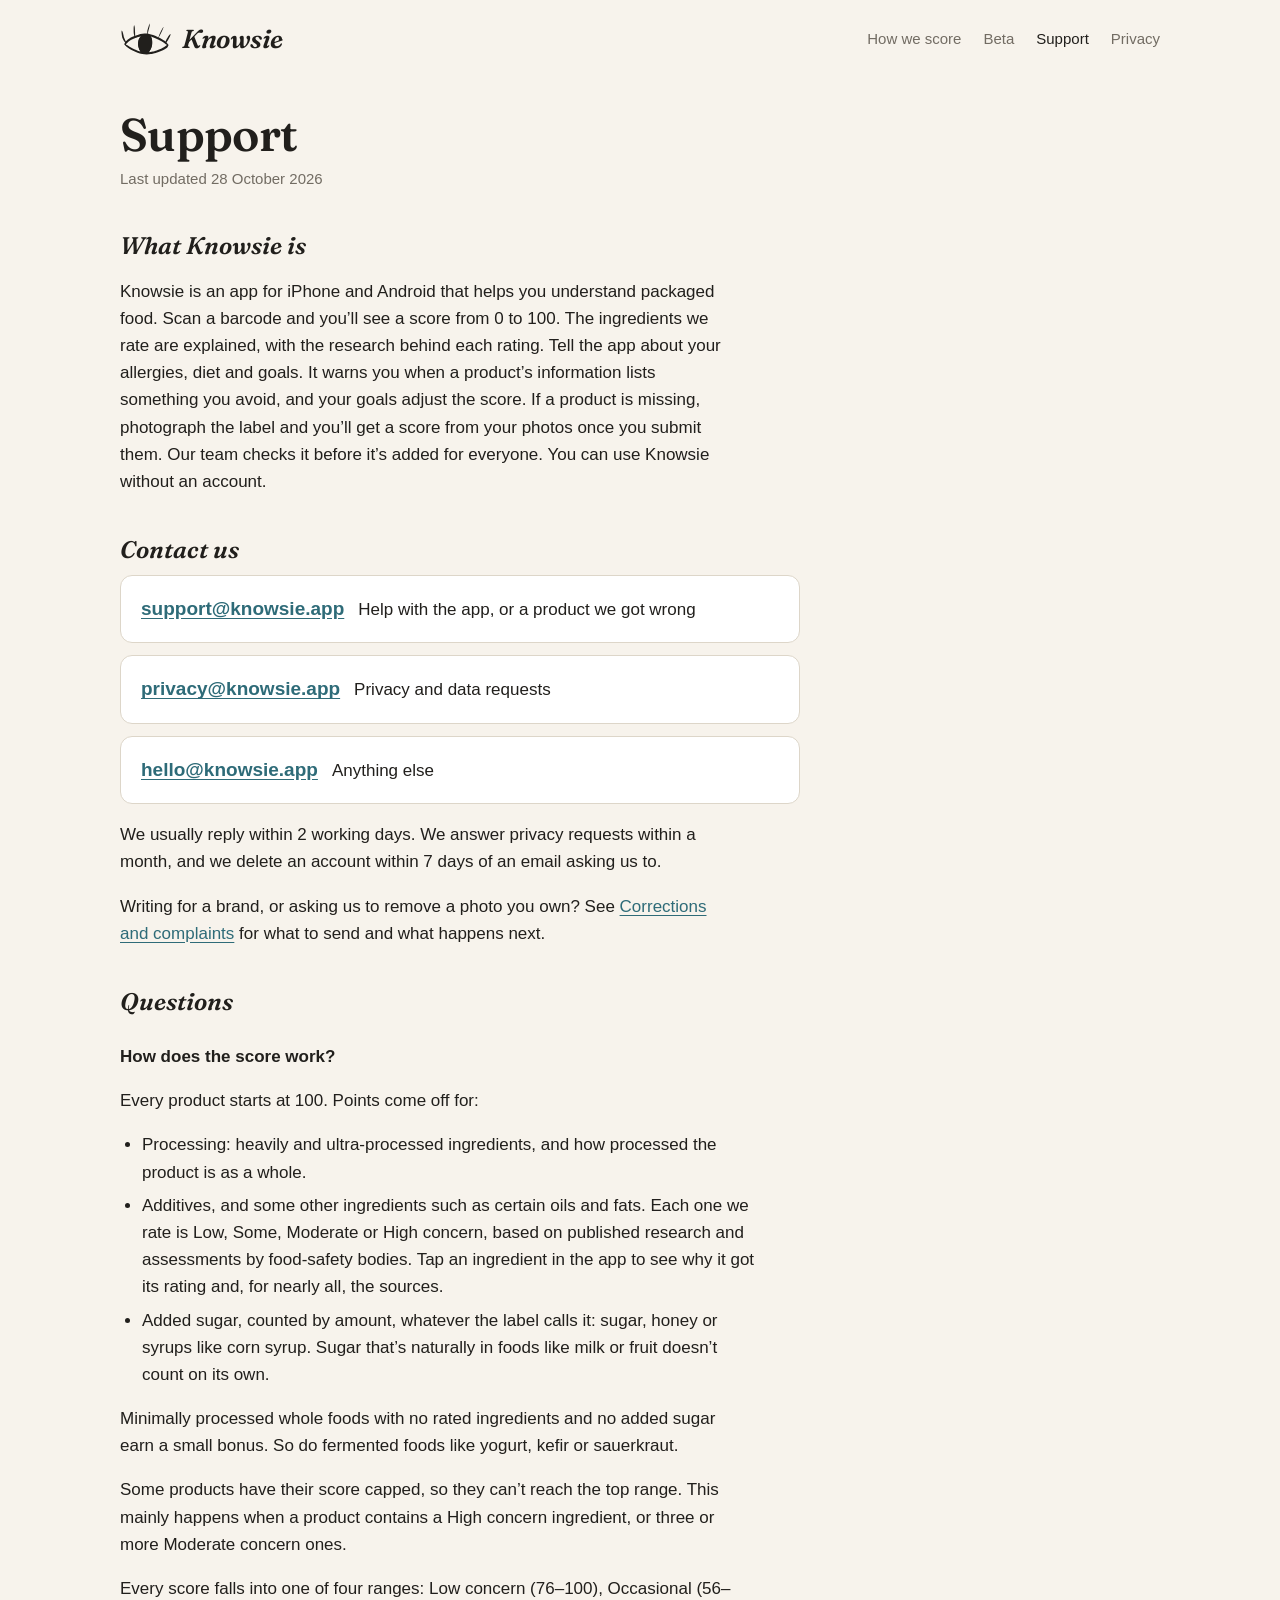
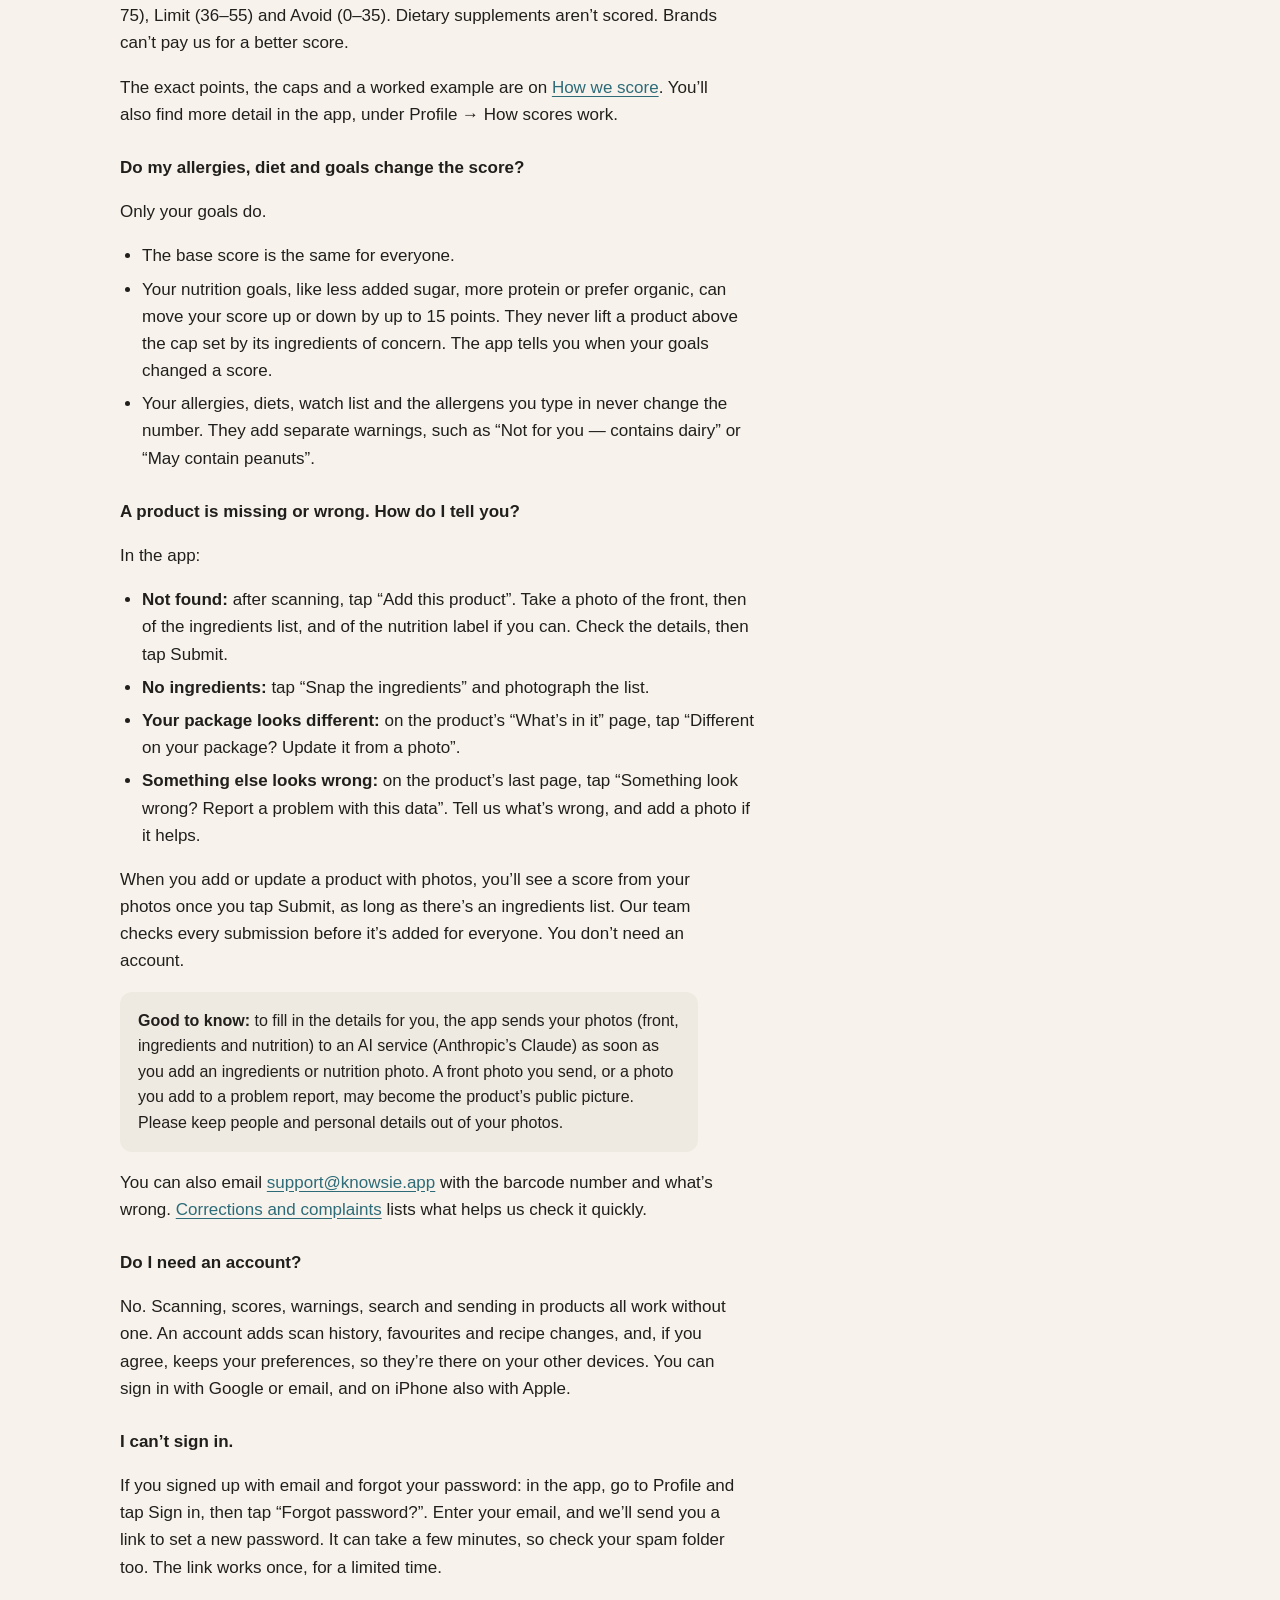
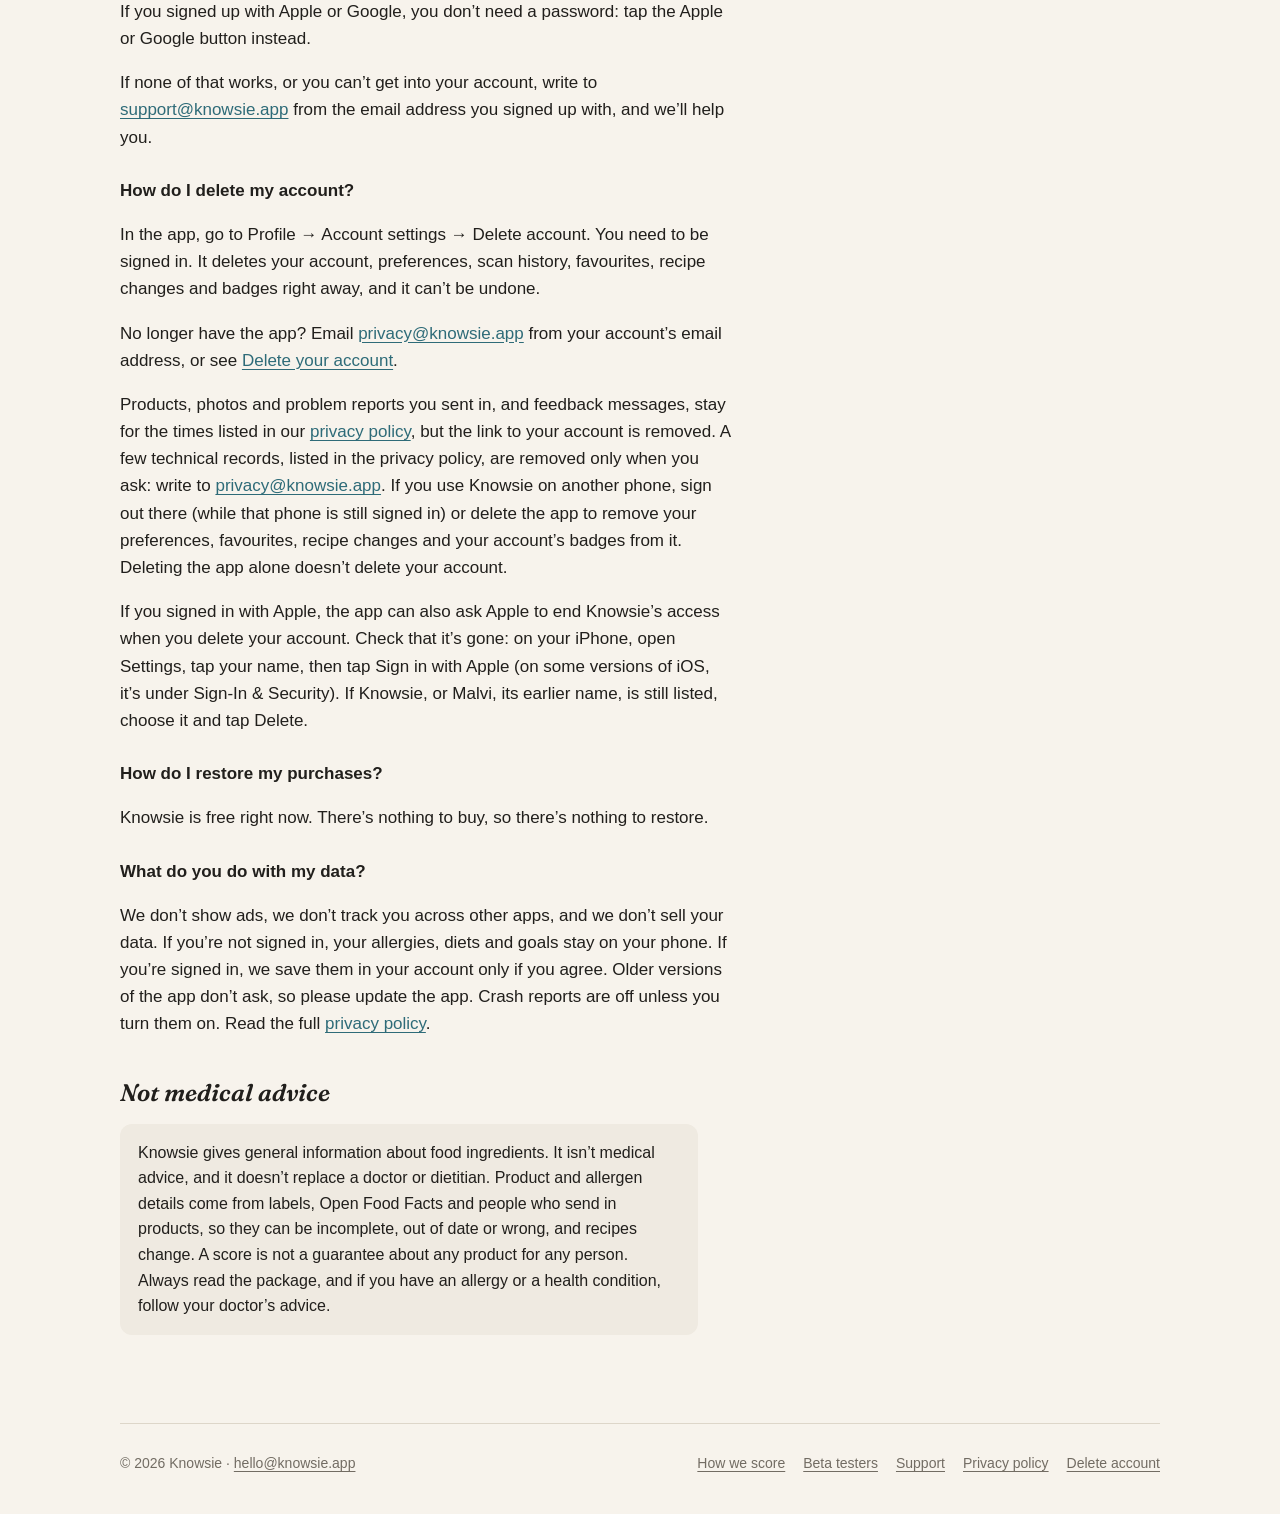
<file: support/index.html>
<!doctype html>
<html lang="en">
<head>
<meta charset="utf-8">
<meta name="viewport" content="width=device-width, initial-scale=1">
<title>Knowsie Support</title>
<meta name="description" content="Help with the Knowsie app: how scores work, adding or fixing a product, your account, and how to contact us.">
<meta name="theme-color" content="#F7F3EC">
<link rel="icon" href="/assets/favicon.svg" type="image/svg+xml">
<link rel="stylesheet" href="/assets/style.css">
</head>
<body>
<div class="wrap">
  <header class="site-header">
    <a class="brand" href="/" aria-label="Knowsie home">
      <svg class="eye" viewBox="98 243 828 538" aria-hidden="true"><path class="eye-white" d="M 498 452.647 C 496.625 452.854, 490.550 453.722, 484.500 454.578 C 454.625 458.804, 422.325 466.663, 386.050 478.533 C 369.287 484.018, 365.210 485, 359.209 485 C 352.332 485, 352.124 485.073, 351.816 487.606 C 351.526 489.997, 349.898 490.846, 332 497.935 C 277.647 519.464, 243.932 539.841, 216 568.043 C 205.534 578.610, 190 596.046, 190 597.226 C 190 598.672, 207.539 609.175, 265.677 642.542 C 291.084 657.124, 348.134 685.169, 369 693.335 C 412.681 710.429, 439.070 718.296, 476.500 725.386 C 504.211 730.635, 537.911 730.869, 563.500 725.992 C 566.250 725.468, 572.325 724.333, 577 723.471 C 581.675 722.608, 588.200 721.264, 591.500 720.484 C 594.800 719.704, 602.450 717.901, 608.500 716.476 C 631.776 710.997, 659.076 702.691, 677.500 695.484 C 683.550 693.117, 695.025 688.690, 703 685.646 C 710.975 682.602, 723.350 677.673, 730.500 674.693 C 737.650 671.712, 747.550 667.587, 752.500 665.525 C 779.068 654.459, 813.743 633.869, 829.540 619.779 C 833.411 616.326, 838.246 612.375, 840.283 611 C 842.320 609.625, 843.989 608.268, 843.993 607.985 C 843.997 607.702, 840.288 604.807, 835.750 601.553 C 831.212 598.298, 822.775 591.965, 817 587.479 C 799.887 574.188, 773.762 557.501, 745 541.489 C 739.225 538.274, 728.650 532.343, 721.500 528.308 C 698.075 515.089, 668.978 500.938, 649 493.048 C 629.341 485.284, 603.281 475.384, 597.500 473.484 C 574.398 465.890, 554.263 460.467, 536.500 457.054 C 530.450 455.892, 522.919 454.279, 519.765 453.470 C 514.504 452.121, 504.124 451.729, 498 452.647"/><path class="eye-ink" d="M 564.718 280.540 C 561.006 287.987, 557.102 296.649, 556.042 299.790 C 551.188 314.173, 541.461 348.438, 535.969 370.500 C 531.985 386.500, 530.634 410.866, 533.199 420.454 C 533.858 422.919, 534.108 425.226, 533.754 425.580 C 533.399 425.934, 527.048 425.695, 519.639 425.048 C 508.404 424.068, 502.978 424.139, 486.950 425.478 C 443.296 429.125, 403.919 437.717, 354.042 454.478 C 346.640 456.965, 340.510 459, 340.420 459 C 340.002 459, 338.815 432.607, 337.968 404.500 C 337.068 374.629, 335.092 341.887, 333.103 323.887 C 332.232 316.002, 326.027 294.931, 323.881 292.567 C 322.561 291.113, 322.006 292.233, 319.869 300.653 C 315.325 318.559, 315.003 322.754, 315.001 364.042 C 315 411.640, 315.664 418.391, 323.752 453 C 326.339 464.072, 326.488 463.705, 318 467.186 C 274.014 485.229, 248.420 499.263, 222.500 519.555 C 214.507 525.813, 197.795 542.389, 192.814 549 C 190.389 552.219, 190.118 552.339, 189.440 550.500 C 189.035 549.400, 185.452 541.300, 181.479 532.500 C 162.493 490.452, 158.672 480.273, 156.513 466 C 156.139 463.525, 155.441 459.925, 154.962 458 C 154.484 456.075, 153.106 450, 151.901 444.500 C 148.081 427.067, 141.007 399.817, 139.449 396.535 C 137.211 391.818, 127.661 377.717, 126.427 377.308 C 123.378 376.296, 121.218 399.405, 122.904 415 C 127.424 456.796, 130.946 478.971, 134.953 490.862 C 140.807 508.234, 160.806 543.209, 174.825 560.593 L 179.740 566.687 177.293 570.593 C 171.883 579.233, 167 590.449, 167 594.237 C 167 599.659, 170.413 605.853, 174.309 607.501 C 176.211 608.306, 179.317 611.368, 182 615.084 C 195.443 633.702, 243.889 667.280, 297.687 695.267 C 363.602 729.557, 395.340 741.188, 451 751.450 C 489.237 758.500, 551.741 758.772, 589 752.050 C 604.023 749.340, 612.036 747.776, 617.500 746.486 C 642.819 740.511, 650.382 738.582, 664.263 734.558 C 708.306 721.788, 780.743 692.089, 811 674.395 C 826.441 665.365, 847.403 649.704, 854.103 642.191 C 862.420 632.864, 869.879 617.891, 870.790 608.691 C 871.213 604.416, 871.029 603.820, 869.127 603.323 C 867.828 602.983, 866.229 601.046, 865.052 598.385 C 863.139 594.060, 850.082 578.218, 842.109 570.547 C 839.849 568.373, 838 566.187, 838 565.689 C 838 565.191, 840.178 562.020, 842.841 558.642 C 856.363 541.486, 867.280 523.044, 882.526 491.603 C 899.578 456.440, 902 449.856, 902 438.683 C 902 431.675, 902.136 431.667, 891.790 439.318 C 884.012 445.070, 881.688 448.146, 863.275 477.054 C 854.206 491.293, 832.764 529.925, 826.741 542.878 C 824.536 547.620, 822.592 551.663, 822.421 551.862 C 822.250 552.061, 820.172 550.657, 817.805 548.741 C 808.855 541.501, 780.810 524.181, 753.500 509.026 C 724.562 492.968, 714.089 486.660, 714.692 485.652 C 715.071 485.019, 717.341 481.426, 719.736 477.669 C 734.175 455.021, 756.946 409.262, 777.296 362 C 781.222 352.883, 789.652 327.933, 791.572 319.750 C 792.809 314.475, 790.416 317.101, 780.637 331.750 C 763.467 357.470, 727.320 432.720, 715.935 466.445 C 712.781 475.788, 709.792 483.569, 709.292 483.736 C 708.793 483.902, 700.085 480.020, 689.942 475.109 C 646.516 454.080, 602.182 438.746, 562.500 431.028 C 556.450 429.852, 549.451 428.440, 546.946 427.892 L 542.392 426.895 543.214 419.229 C 544.534 406.904, 547.700 392.470, 554.887 366 C 556.604 359.675, 559.395 348.875, 561.089 342 C 564.511 328.109, 564.261 329.165, 566.417 319.500 C 567.275 315.650, 568.892 308.450, 570.010 303.500 C 572.210 293.752, 573.954 267, 572.388 267 C 571.881 267, 568.429 273.093, 564.718 280.540 M 417.500 470.413 C 341.182 489.945, 277.584 517.788, 236 549.873 C 224.165 559.005, 190 594.174, 190 597.226 C 190 598.672, 207.550 609.181, 265.727 642.571 C 298.379 661.311, 353.979 688.034, 380.351 697.664 C 391.286 701.657, 419.150 709.961, 421.701 709.988 C 422.362 709.994, 420.883 706.585, 418.416 702.412 C 393.446 660.176, 382.512 612.898, 387.013 566.618 C 389.674 539.253, 398.179 514.038, 411.514 493.979 C 416.472 486.521, 429.693 471.029, 433.189 468.580 L 435.445 467 432.973 467.043 C 431.613 467.067, 424.650 468.583, 417.500 470.413 M 589 473.941 C 589 474.459, 589.462 475.168, 590.027 475.517 C 591.813 476.621, 598.777 491.397, 601.380 499.605 C 608.641 522.507, 610.445 535.799, 610.463 566.500 C 610.480 596.363, 609.300 606.007, 602.385 632.500 C 594.960 660.948, 577.834 695.926, 562.079 714.821 C 559.181 718.298, 557.001 721.335, 557.237 721.570 C 557.472 721.806, 561.228 721.551, 565.583 721.004 C 569.937 720.456, 576.875 719.584, 581 719.065 C 606.418 715.866, 655.386 703.590, 681 693.996 C 701.547 686.299, 718.746 679.592, 730.500 674.693 C 737.650 671.712, 747.550 667.587, 752.500 665.525 C 779.068 654.459, 813.743 633.869, 829.540 619.779 C 833.411 616.326, 838.246 612.375, 840.283 611 C 842.320 609.625, 843.989 608.268, 843.993 607.985 C 843.997 607.702, 840.288 604.807, 835.750 601.553 C 831.212 598.298, 822.775 591.965, 817 587.479 C 799.887 574.188, 773.762 557.501, 745 541.489 C 739.225 538.274, 728.650 532.343, 721.500 528.308 C 682.092 506.070, 639.230 487.418, 601.389 476.040 C 590.452 472.752, 589 472.506, 589 473.941" fill-rule="evenodd"/><path class="eye-pupil" d="M 497.500 452.690 C 474.226 455.721, 453.849 459.543, 434 464.602 C 414.581 469.551, 385.746 478.080, 386.359 478.692 C 386.576 478.909, 392.096 477.508, 398.627 475.579 C 412.594 471.453, 430.672 467.003, 433.473 467.001 C 435.316 467, 435.298 467.103, 433.189 468.580 C 429.693 471.029, 416.472 486.521, 411.514 493.979 C 398.179 514.038, 389.674 539.253, 387.013 566.618 C 382.512 612.898, 393.446 660.176, 418.416 702.412 C 420.883 706.585, 422.390 710, 421.765 710 C 421.139 710, 417.296 709.065, 413.224 707.923 C 400.726 704.416, 404.015 706.630, 417.646 710.900 C 443.588 719.027, 471.732 725.321, 495 728.201 C 514.008 730.553, 544.776 729.561, 563.500 725.992 C 566.250 725.468, 572.325 724.327, 577 723.457 C 600.563 719.071, 661.365 702.952, 663.917 700.414 C 664.795 699.541, 662.075 700.063, 657.876 701.575 C 644.441 706.412, 598.244 716.928, 581 719.075 C 576.875 719.589, 569.937 720.456, 565.583 721.004 C 561.228 721.551, 557.472 721.806, 557.237 721.570 C 557.001 721.335, 559.181 718.298, 562.079 714.821 C 583.846 688.715, 601.412 646.600, 608.718 603 C 611.224 588.049, 611.206 544.811, 608.689 530.500 C 604.301 505.552, 596.738 483.122, 590.228 475.744 C 587.437 472.580, 589.848 472.615, 600.607 475.893 C 606.439 477.670, 611.394 478.939, 611.620 478.713 C 611.846 478.488, 604.711 475.943, 595.765 473.058 C 586.819 470.174, 578.375 467.422, 577 466.943 C 571.749 465.113, 547.027 459.077, 536.500 457.054 C 530.450 455.892, 522.919 454.279, 519.765 453.470 C 514.449 452.107, 504.622 451.763, 497.500 452.690 M 352 487.500 C 352 490.559, 351.893 490.559, 360.500 487.517 L 367.500 485.042 359.750 485.021 C 352.144 485, 352 485.047, 352 487.500"/></svg>
      Knowsie
    </a>
    <nav class="site-nav" aria-label="Main">
      <a href="/how-we-score/">How we score</a>
      <a href="/beta/">Beta</a>
      <a href="/support/" aria-current="page">Support</a>
      <a href="/privacy/">Privacy</a>
    </nav>
  </header>

  <main class="doc narrow">
    <h1>Support</h1>
    <p class="meta">Last updated 28 October 2026</p>

    <h2 id="what-knowsie-is">What Knowsie is</h2>
    <p>Knowsie is an app for iPhone and Android that helps you understand packaged food. Scan a barcode and you&rsquo;ll see a score from 0 to 100. The ingredients we rate are explained, with the research behind each rating. Tell the app about your allergies, diet and goals. It warns you when a product&rsquo;s information lists something you avoid, and your goals adjust the score. If a product is missing, photograph the label and you&rsquo;ll get a score from your photos once you submit them. Our team checks it before it&rsquo;s added for everyone. You can use Knowsie without an account.</p>

    <h2 id="contact-us">Contact us</h2>
    <div class="contact-card"><strong><a href="mailto:support@knowsie.app">support@knowsie.app</a></strong><span>Help with the app, or a product we got wrong</span></div>
    <div class="contact-card"><strong><a href="mailto:privacy@knowsie.app">privacy@knowsie.app</a></strong><span>Privacy and data requests</span></div>
    <div class="contact-card"><strong><a href="mailto:hello@knowsie.app">hello@knowsie.app</a></strong><span>Anything else</span></div>
    <p>We usually reply within 2 working days. We answer privacy requests within a month, and we delete an account within 7 days of an email asking us to.</p>
    <p>Writing for a brand, or asking us to remove a photo you own? See <a href="/corrections/">Corrections and complaints</a> for what to send and what happens next.</p>

    <h2 id="questions">Questions</h2>

    <h3 id="score">How does the score work?</h3>
    <p>Every product starts at 100. Points come off for:</p>
    <ul>
      <li>Processing: heavily and ultra-processed ingredients, and how processed the product is as a whole.</li>
      <li>Additives, and some other ingredients such as certain oils and fats. Each one we rate is Low, Some, Moderate or High concern, based on published research and assessments by food-safety bodies. Tap an ingredient in the app to see why it got its rating and, for nearly all, the sources.</li>
      <li>Added sugar, counted by amount, whatever the label calls it: sugar, honey or syrups like corn syrup. Sugar that&rsquo;s naturally in foods like milk or fruit doesn&rsquo;t count on its own.</li>
    </ul>
    <p>Minimally processed whole foods with no rated ingredients and no added sugar earn a small bonus. So do fermented foods like yogurt, kefir or sauerkraut.</p>
    <p>Some products have their score capped, so they can&rsquo;t reach the top range. This mainly happens when a product contains a High concern ingredient, or three or more Moderate concern ones.</p>
    <p>Every score falls into one of four ranges: Low concern (76&ndash;100), Occasional (56&ndash;75), Limit (36&ndash;55) and Avoid (0&ndash;35). Dietary supplements aren&rsquo;t scored. Brands can&rsquo;t pay us for a better score.</p>
    <p>The exact points, the caps and a worked example are on <a href="/how-we-score/">How we score</a>. You&rsquo;ll also find more detail in the app, under Profile &rarr; How scores work.</p>

    <h3 id="personal-settings">Do my allergies, diet and goals change the score?</h3>
    <p>Only your goals do.</p>
    <ul>
      <li>The base score is the same for everyone.</li>
      <li>Your nutrition goals, like less added sugar, more protein or prefer organic, can move your score up or down by up to 15 points. They never lift a product above the cap set by its ingredients of concern. The app tells you when your goals changed a score.</li>
      <li>Your allergies, diets, watch list and the allergens you type in never change the number. They add separate warnings, such as &ldquo;Not for you &mdash; contains dairy&rdquo; or &ldquo;May contain peanuts&rdquo;.</li>
    </ul>

    <h3 id="missing-or-wrong">A product is missing or wrong. How do I tell you?</h3>
    <p>In the app:</p>
    <ul>
      <li><strong>Not found:</strong> after scanning, tap &ldquo;Add this product&rdquo;. Take a photo of the front, then of the ingredients list, and of the nutrition label if you can. Check the details, then tap Submit.</li>
      <li><strong>No ingredients:</strong> tap &ldquo;Snap the ingredients&rdquo; and photograph the list.</li>
      <li><strong>Your package looks different:</strong> on the product&rsquo;s &ldquo;What&rsquo;s in it&rdquo; page, tap &ldquo;Different on your package? Update it from a photo&rdquo;.</li>
      <li><strong>Something else looks wrong:</strong> on the product&rsquo;s last page, tap &ldquo;Something look wrong? Report a problem with this data&rdquo;. Tell us what&rsquo;s wrong, and add a photo if it helps.</li>
    </ul>
    <p>When you add or update a product with photos, you&rsquo;ll see a score from your photos once you tap Submit, as long as there&rsquo;s an ingredients list. Our team checks every submission before it&rsquo;s added for everyone. You don&rsquo;t need an account.</p>
    <p class="callout"><strong>Good to know:</strong> to fill in the details for you, the app sends your photos (front, ingredients and nutrition) to an AI service (Anthropic&rsquo;s Claude) as soon as you add an ingredients or nutrition photo. A front photo you send, or a photo you add to a problem report, may become the product&rsquo;s public picture. Please keep people and personal details out of your photos.</p>
    <p>You can also email <a href="mailto:support@knowsie.app">support@knowsie.app</a> with the barcode number and what&rsquo;s wrong. <a href="/corrections/">Corrections and complaints</a> lists what helps us check it quickly.</p>

    <h3 id="account">Do I need an account?</h3>
    <p>No. Scanning, scores, warnings, search and sending in products all work without one. An account adds scan history, favourites and recipe changes, and, if you agree, keeps your preferences, so they&rsquo;re there on your other devices. You can sign in with Google or email, and on iPhone also with Apple.</p>

    <h3 id="cant-sign-in">I can&rsquo;t sign in.</h3>
    <p>If you signed up with email and forgot your password: in the app, go to Profile and tap Sign in, then tap &ldquo;Forgot password?&rdquo;. Enter your email, and we&rsquo;ll send you a link to set a new password. It can take a few minutes, so check your spam folder too. The link works once, for a limited time.</p>
    <p>If you signed up with Apple or Google, you don&rsquo;t need a password: tap the Apple or Google button instead.</p>
    <p>If none of that works, or you can&rsquo;t get into your account, write to <a href="mailto:support@knowsie.app">support@knowsie.app</a> from the email address you signed up with, and we&rsquo;ll help you.</p>

    <h3 id="delete-account">How do I delete my account?</h3>
    <p>In the app, go to Profile &rarr; Account settings &rarr; Delete account. You need to be signed in. It deletes your account, preferences, scan history, favourites, recipe changes and badges right away, and it can&rsquo;t be undone.</p>
    <p>No longer have the app? Email <a href="mailto:privacy@knowsie.app">privacy@knowsie.app</a> from your account&rsquo;s email address, or see <a href="/delete-account/">Delete your account</a>.</p>
    <p>Products, photos and problem reports you sent in, and feedback messages, stay for the times listed in our <a href="/privacy/#how-long-we-keep-it">privacy policy</a>, but the link to your account is removed. A few technical records, listed in the privacy policy, are removed only when you ask: write to <a href="mailto:privacy@knowsie.app">privacy@knowsie.app</a>. If you use Knowsie on another phone, sign out there (while that phone is still signed in) or delete the app to remove your preferences, favourites, recipe changes and your account&rsquo;s badges from it. Deleting the app alone doesn&rsquo;t delete your account.</p>
    <p>If you signed in with Apple, the app can also ask Apple to end Knowsie&rsquo;s access when you delete your account. Check that it&rsquo;s gone: on your iPhone, open Settings, tap your name, then tap Sign in with Apple (on some versions of iOS, it&rsquo;s under Sign-In &amp; Security). If Knowsie, or Malvi, its earlier name, is still listed, choose it and tap Delete.</p>

    <h3 id="restore-purchases">How do I restore my purchases?</h3>
    <p>Knowsie is free right now. There&rsquo;s nothing to buy, so there&rsquo;s nothing to restore.</p>

    <h3 id="my-data">What do you do with my data?</h3>
    <p>We don&rsquo;t show ads, we don&rsquo;t track you across other apps, and we don&rsquo;t sell your data. If you&rsquo;re not signed in, your allergies, diets and goals stay on your phone. If you&rsquo;re signed in, we save them in your account only if you agree. Older versions of the app don&rsquo;t ask, so please update the app. Crash reports are off unless you turn them on. Read the full <a href="/privacy/">privacy policy</a>.</p>

    <h2 id="not-medical-advice">Not medical advice</h2>
    <p class="callout">Knowsie gives general information about food ingredients. It isn&rsquo;t medical advice, and it doesn&rsquo;t replace a doctor or dietitian. Product and allergen details come from labels, Open Food Facts and people who send in products, so they can be incomplete, out of date or wrong, and recipes change. A score is not a guarantee about any product for any person. Always read the package, and if you have an allergy or a health condition, follow your doctor&rsquo;s advice.</p>
  </main>

  <footer class="site-footer">
    <span>&copy; 2026 Knowsie &middot; <a href="mailto:hello@knowsie.app">hello@knowsie.app</a></span>
    <nav aria-label="Footer">
      <a href="/how-we-score/">How we score</a>
      <a href="/beta/">Beta testers</a>
      <a href="/support/">Support</a>
      <a href="/privacy/">Privacy policy</a>
      <a href="/delete-account/">Delete account</a>
    </nav>
  </footer>
</div>
</body>
</html>
</file>
<file: assets/style.css>
/* Knowsie site — the app's own light palette (src/theme/colors.ts) and
   type (Fraunces for headlines, the system face for reading). Light only
   (Malwina, 2026-10-07). */

/* Fraunces 600, upright and italic, latin subset, served from this site so
   visitors' browsers make no third-party font requests. SIL Open Font License 1.1,
   see /assets/fonts/OFL.txt. */
@font-face {
  font-family: 'Fraunces';
  font-style: normal;
  font-weight: 600;
  font-display: swap;
  src: url('/assets/fonts/fraunces-600-latin.woff2') format('woff2');
  unicode-range: U+0000-00FF, U+0131, U+0152-0153, U+02BB-02BC, U+02C6, U+02DA, U+02DC, U+0304, U+0308, U+0329, U+2000-206F, U+20AC, U+2122, U+2191, U+2193, U+2212, U+2215, U+FEFF, U+FFFD;
}
@font-face {
  font-family: 'Fraunces';
  font-style: italic;
  font-weight: 600;
  font-display: swap;
  src: url('/assets/fonts/fraunces-600-italic-latin.woff2') format('woff2');
  unicode-range: U+0000-00FF, U+0131, U+0152-0153, U+02BB-02BC, U+02C6, U+02DA, U+02DC, U+0304, U+0308, U+0329, U+2000-206F, U+20AC, U+2122, U+2191, U+2193, U+2212, U+2215, U+FEFF, U+FFFD;
}

:root {
  --bg: #F7F3EC;
  --surface: #FFFFFF;
  --surface-alt: #EFEAE1;
  --border: #DDD6C9;
  --text: #211F1C;
  --muted: #726C63;
  --accent: #1F4D57;
  --accent-bright: #2E6B78;
  --on-accent: #F7F3EC;
  /* Error messages: the app's light-theme red tint, with the red a shade
     darker so the text passes contrast (AA) on it. */
  --danger: #9B2C2C;
  --danger-bg: #F5DADA;
  /* Score ranges and concern levels: the app's tier colors, for the 10 px
     dots only. Yellow and orange use the app's brighter dark-theme values:
     its light-theme ones (#8A6A1E, #A35A20) looked alike at that size. */
  --tier-green: #3F7D2A;
  --tier-yellow: #D1A13F;
  --tier-orange: #DD8347;
  --tier-red: #B23A3A;
  /* The eye mark (see .eye below). */
  --eye-line: #211F1C;
  --eye-white: none;
  --eye-pupil: #211F1C;
  --serif: 'Fraunces', Georgia, 'Times New Roman', serif;
  --sans: -apple-system, BlinkMacSystemFont, 'SF Pro Text', 'Segoe UI', Roboto, 'Helvetica Neue', Arial, sans-serif;
  color-scheme: light;
}

*, *::before, *::after { box-sizing: border-box; }
html { -webkit-text-size-adjust: 100%; }
body {
  margin: 0;
  background: var(--bg);
  color: var(--text);
  font: 17px/1.6 var(--sans);
  padding-inline: 20px;
}
a { color: var(--accent-bright); text-underline-offset: 3px; }
a:hover { color: var(--accent); }
a:focus-visible { outline: 2px solid var(--accent-bright); outline-offset: 3px; border-radius: 4px; }
img, svg { max-width: 100%; }

.wrap { max-width: 1040px; margin: 0 auto; }
.narrow { max-width: 680px; }

/* Header */
/* Three nav links don't fit beside the brand on a phone, so the nav wraps
   onto its own line there (2026-10-11). */
.site-header {
  display: flex;
  flex-wrap: wrap;
  align-items: center;
  justify-content: space-between;
  gap: 12px 16px;
  padding-block: 22px;
}
.brand {
  display: inline-flex;
  align-items: center;
  gap: 10px;
  color: var(--text);
  text-decoration: none;
  font: italic 600 26px/1 var(--serif);
  letter-spacing: -0.01em;
}
.brand svg { width: 52px; height: 34px; flex: none; }

/* Malvi's hand-drawn eye, traced: ink on cream; on dark the eye-white
   fills in and the pupil stays dark. */
.eye .eye-white { fill: var(--eye-white); stroke: var(--eye-white); stroke-width: 8; stroke-linejoin: round; }
.eye .eye-ink { fill: var(--eye-line); }
.eye .eye-pupil { fill: var(--eye-pupil); }
.site-nav { display: flex; flex-wrap: wrap; gap: 6px 22px; font-size: 15px; }
.site-nav a { color: var(--muted); text-decoration: none; }
.site-nav a:hover, .site-nav a[aria-current='page'] { color: var(--text); }

/* Home */
.hero {
  display: grid;
  grid-template-columns: minmax(0, 1.25fr) minmax(0, 1fr);
  align-items: center;
  gap: 48px;
  padding-block: 56px 72px;
}
.hero h1 {
  margin: 0 0 18px;
  font: 600 clamp(40px, 6vw, 64px)/1.05 var(--serif);
  letter-spacing: -0.02em;
  text-wrap: balance;
}
.hero h1 em { font-style: italic; color: var(--accent); }
.lede { margin: 0 0 28px; font-size: 19px; color: var(--muted); max-width: 34em; }
.status {
  display: inline-flex;
  align-items: center;
  gap: 10px;
  padding: 10px 16px;
  border: 1px solid var(--border);
  border-radius: 999px;
  background: var(--surface);
  font-size: 15px;
}
.status .dot { width: 8px; height: 8px; border-radius: 50%; background: var(--accent-bright); flex: none; }
/* Testers sign up by email for now: Google Play needs 12 people in a closed
   test for 14 days, and the stores link here (2026-10-10). */
.tester { display: flex; flex-wrap: wrap; align-items: center; gap: 12px 18px; margin: 24px 0 0; }
.tester span { color: var(--muted); font-size: 15px; max-width: 24em; }
a.button { display: inline-flex; align-items: center; text-decoration: none; }
a.button:hover { color: var(--on-accent); }
/* The second, lighter button: Android testers write to us, iPhone testers
   join TestFlight straight away (2026-10-11). */
.button.button-quiet { background: transparent; color: var(--accent); box-shadow: inset 0 0 0 1.5px var(--accent); }
a.button-quiet:hover { background: var(--accent); color: var(--on-accent); }
.hero-mark {
  aspect-ratio: 1;
  max-width: 100%;
  border-radius: 28px;
  /* Same ground as the page, so the eyes sit on it rather than in a tile
     (Malwina, 2026-10-08). */
  background: var(--bg);
  display: grid;
  place-items: center;
}
/* Malwina's intro: two eyes, the left one winks once (about every 5 s). */
.wink { position: relative; width: 84%; aspect-ratio: 844 / 300; }
.wink svg { position: absolute; inset: 0; width: 100%; height: 100%; fill: var(--text); }
.wink-closed { opacity: 0; animation: wink-closed 5s infinite; }
.wink-open { animation: wink-open 5s infinite; }
@keyframes wink-closed { 0%, 59.99% { opacity: 0; } 60%, 63.99% { opacity: 1; } 64%, 100% { opacity: 0; } }
@keyframes wink-open { 0%, 59.99% { opacity: 1; } 60%, 63.99% { opacity: 0; } 64%, 100% { opacity: 1; } }
@media (prefers-reduced-motion: reduce) { .wink-closed, .wink-open { animation: none; } }

.points {
  display: grid;
  grid-template-columns: repeat(3, minmax(0, 1fr));
  gap: 32px;
  padding-block: 40px 64px;
  border-top: 1px solid var(--border);
}
.points h2 { margin: 0 0 6px; font: italic 600 22px/1.25 var(--serif); }
.points p { margin: 0; color: var(--muted); font-size: 16px; }

/* Text pages (privacy, support, delete-account) */
.doc { padding-block: 32px 72px; }
.doc h1 { margin: 0 0 6px; font: 600 clamp(34px, 5vw, 46px)/1.1 var(--serif); letter-spacing: -0.015em; text-wrap: balance; }
.doc .meta { margin: 0 0 32px; color: var(--muted); font-size: 15px; }
.doc h2 { margin: 40px 0 10px; font: italic 600 24px/1.25 var(--serif); text-wrap: balance; }
.doc h3 { margin: 26px 0 6px; font-size: 17px; }
.doc p, .doc li { max-width: 65ch; }
.doc ul { padding-left: 22px; }
.doc ol { padding-left: 24px; }
.doc li + li { margin-top: 6px; }
.table-scroll { overflow-x: auto; margin: 16px 0; border: 1px solid var(--border); border-radius: 12px; background: var(--surface); }
.doc table { border-collapse: collapse; width: 100%; min-width: 560px; font-size: 15px; }
.doc th, .doc td { text-align: left; vertical-align: top; padding: 12px 14px; border-bottom: 1px solid var(--border); }
.doc th { background: var(--surface-alt); font-weight: 600; }
.doc tr:last-child td { border-bottom: 0; }
.callout { padding: 16px 18px; border-radius: 12px; background: var(--surface-alt); color: var(--text); font-size: 16px; }
.contact-card {
  display: flex;
  flex-wrap: wrap;
  align-items: baseline;
  gap: 6px 14px;
  padding: 18px 20px;
  border: 1px solid var(--border);
  border-radius: 12px;
  background: var(--surface);
}
.contact-card strong { font-size: 19px; }
.contact-card + .contact-card { margin-top: 12px; }
.toc { margin: 24px 0 8px; padding: 16px 18px; border-radius: 12px; background: var(--surface-alt); font-size: 16px; }
.doc .toc p { margin: 0 0 6px; }
.doc .toc ul { margin: 0; }
.doc .toc li + li { margin-top: 2px; }
.doc .table-scroll:focus-visible { outline: 2px solid var(--accent-bright); outline-offset: 3px; }

/* How we score (/how-we-score/): short tables fit a phone without the
   560px minimum, points stay on one line, and the worked example's total
   row stands out. */
.doc table.fit { min-width: 0; }
.doc td.num { white-space: nowrap; }
.doc tr.total td { background: var(--surface-alt); font-weight: 600; }
.tier-dot { display: inline-block; width: 10px; height: 10px; margin-right: 8px; border-radius: 50%; }
.doc td:has(> .tier-dot) { white-space: nowrap; }
.tier-green { background: var(--tier-green); }
.tier-yellow { background: var(--tier-yellow); }
.tier-orange { background: var(--tier-orange); }
.tier-red { background: var(--tier-red); }

/* Password reset form (/reset/) */
.form-field { display: grid; gap: 6px; max-width: 420px; margin: 0 0 18px; }
.form-field label { font-weight: 600; font-size: 16px; }
/* 17px keeps iOS Safari from zooming in when the field is tapped. */
.form-field input {
  width: 100%;
  padding: 12px 14px;
  border: 1px solid var(--border);
  border-radius: 12px;
  background: var(--surface);
  color: var(--text);
  font: 17px/1.4 var(--sans);
}
.form-field input:focus-visible { outline: 2px solid var(--accent-bright); outline-offset: 2px; border-color: var(--accent-bright); }
.doc .form-hint { margin: 0; color: var(--muted); font-size: 15px; }
.form-check { display: flex; width: fit-content; align-items: center; gap: 10px; margin: 0 0 20px; font-size: 16px; cursor: pointer; }
.form-check input { width: 18px; height: 18px; margin: 0; accent-color: var(--accent); }
.form-error { max-width: 420px; margin: 0 0 18px; padding: 12px 16px; border-radius: 12px; background: var(--danger-bg); color: var(--danger); font-size: 16px; }
.button {
  min-height: 48px;
  padding: 13px 22px;
  border: 0;
  border-radius: 12px;
  background: var(--accent);
  color: var(--on-accent);
  font: 600 17px/1.2 var(--sans);
  cursor: pointer;
}
.button:hover { background: var(--accent-bright); }
.button:focus-visible { outline: 2px solid var(--accent-bright); outline-offset: 3px; }
.button:disabled { opacity: 0.55; cursor: default; }
.doc .form-help { margin-top: 40px; color: var(--muted); font-size: 15px; }
[hidden] { display: none !important; }

/* Footer */
.site-footer {
  display: flex;
  flex-wrap: wrap;
  justify-content: space-between;
  gap: 12px 24px;
  padding-block: 28px 40px;
  border-top: 1px solid var(--border);
  color: var(--muted);
  font-size: 14px;
}
.site-footer nav { display: flex; flex-wrap: wrap; gap: 18px; }
.site-footer a { color: var(--muted); }

@media (max-width: 760px) {
  .hero { grid-template-columns: 1fr; gap: 32px; padding-block: 24px 48px; }
  .hero-mark { max-width: 220px; border-radius: 22px; }
  .points { grid-template-columns: 1fr; gap: 24px; }
  .site-nav { gap: 6px 16px; }
}
</file>
